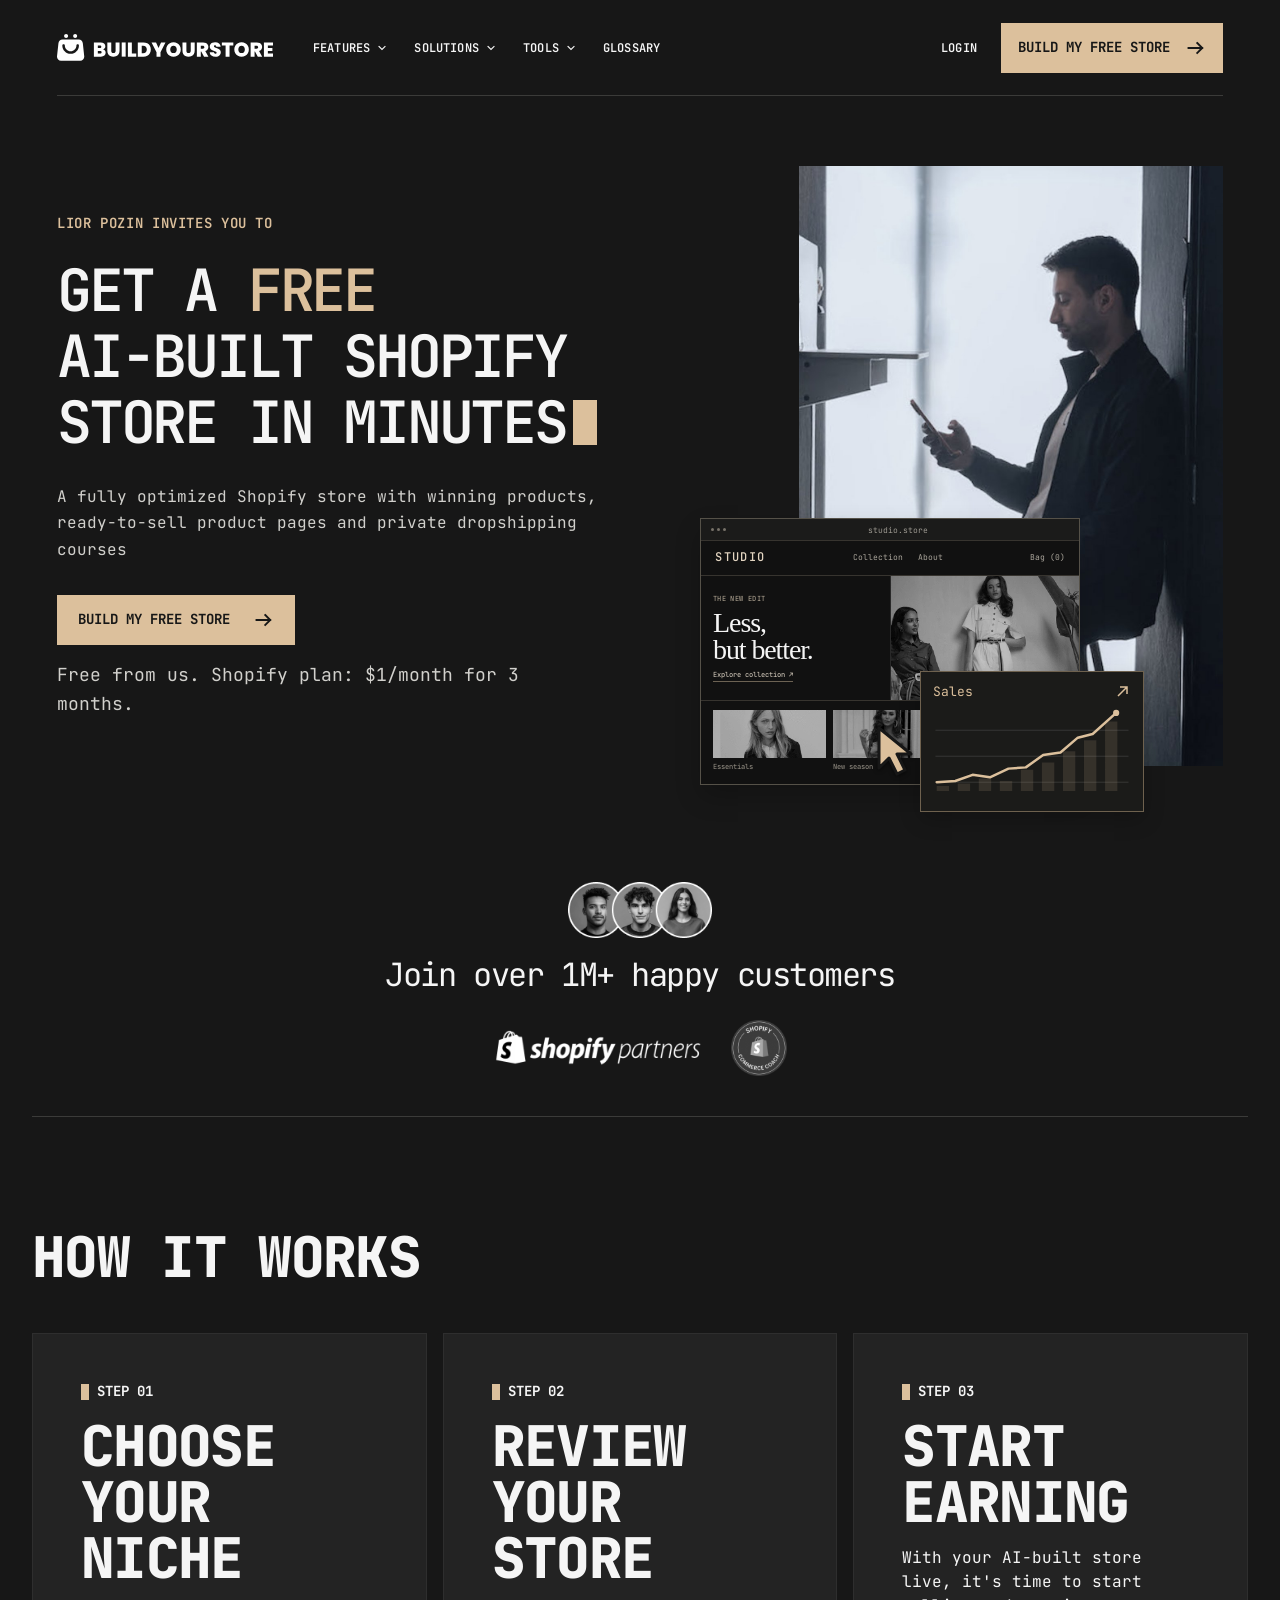
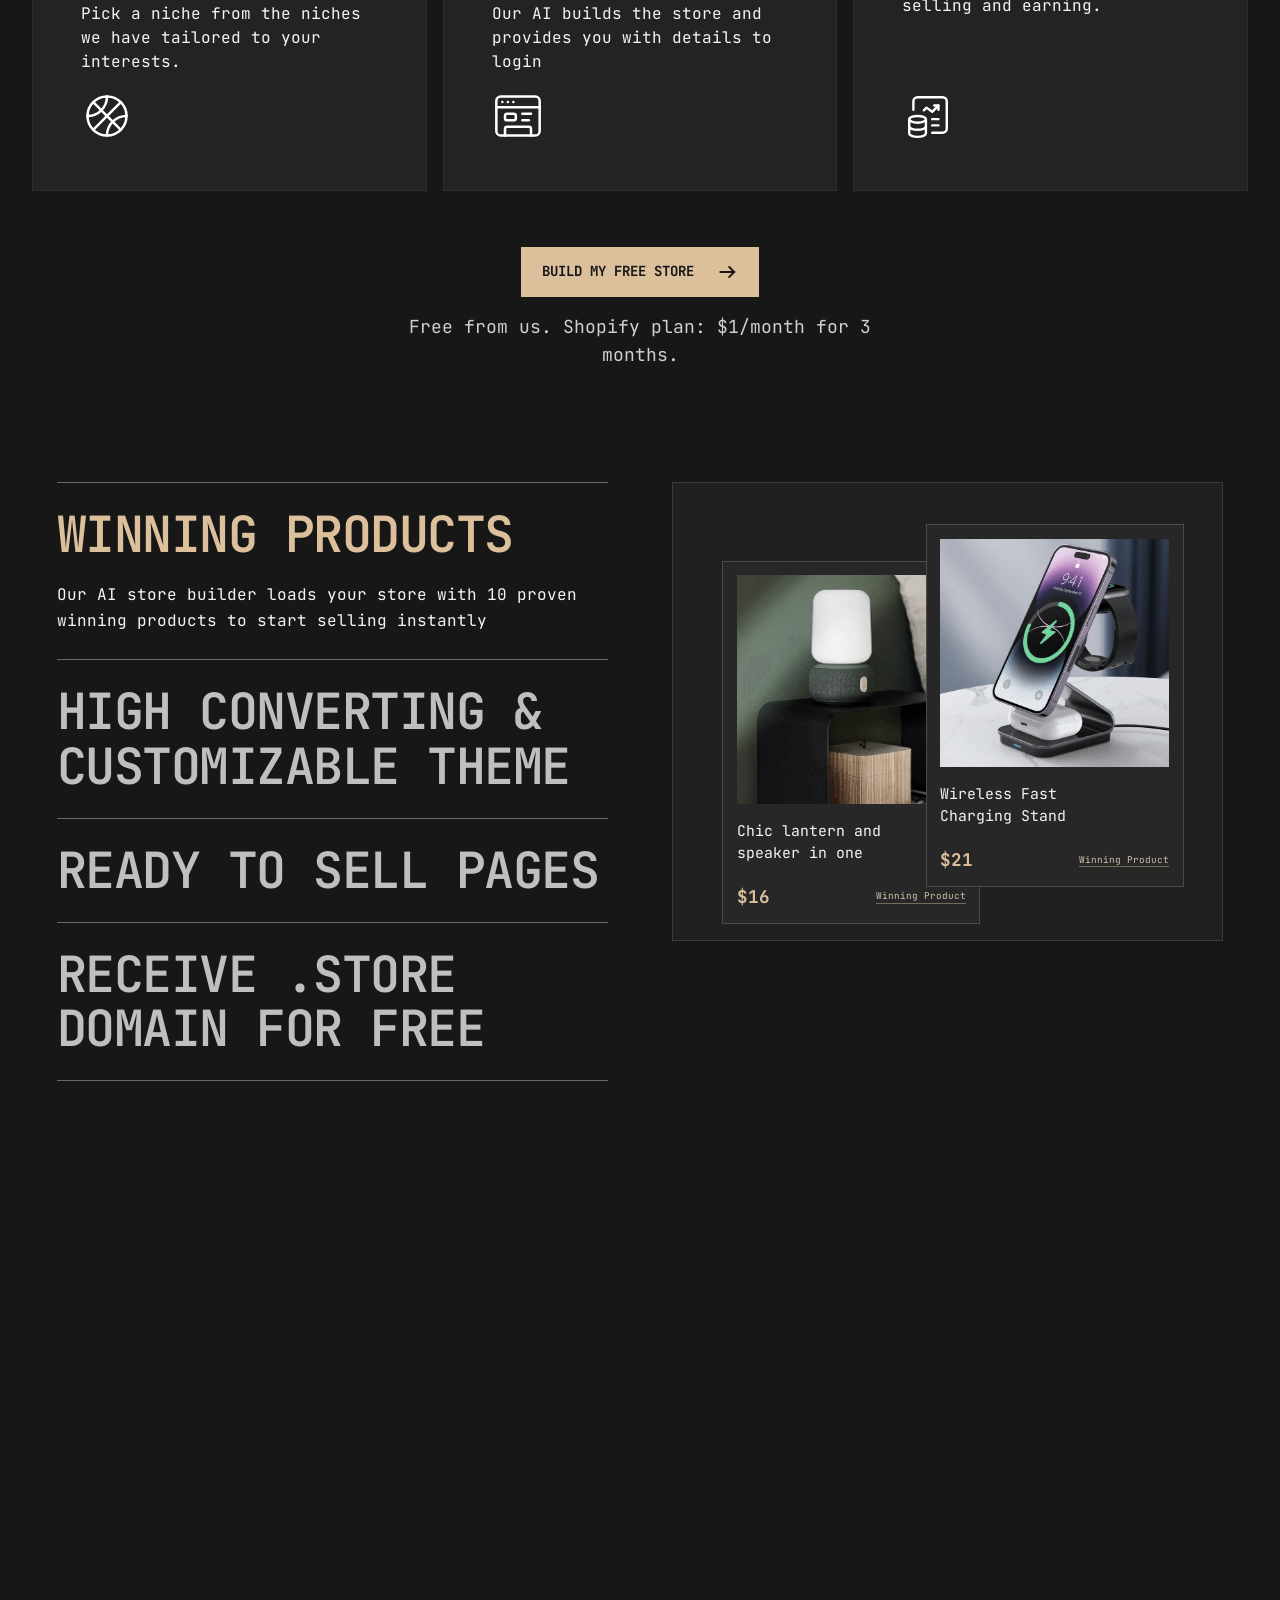
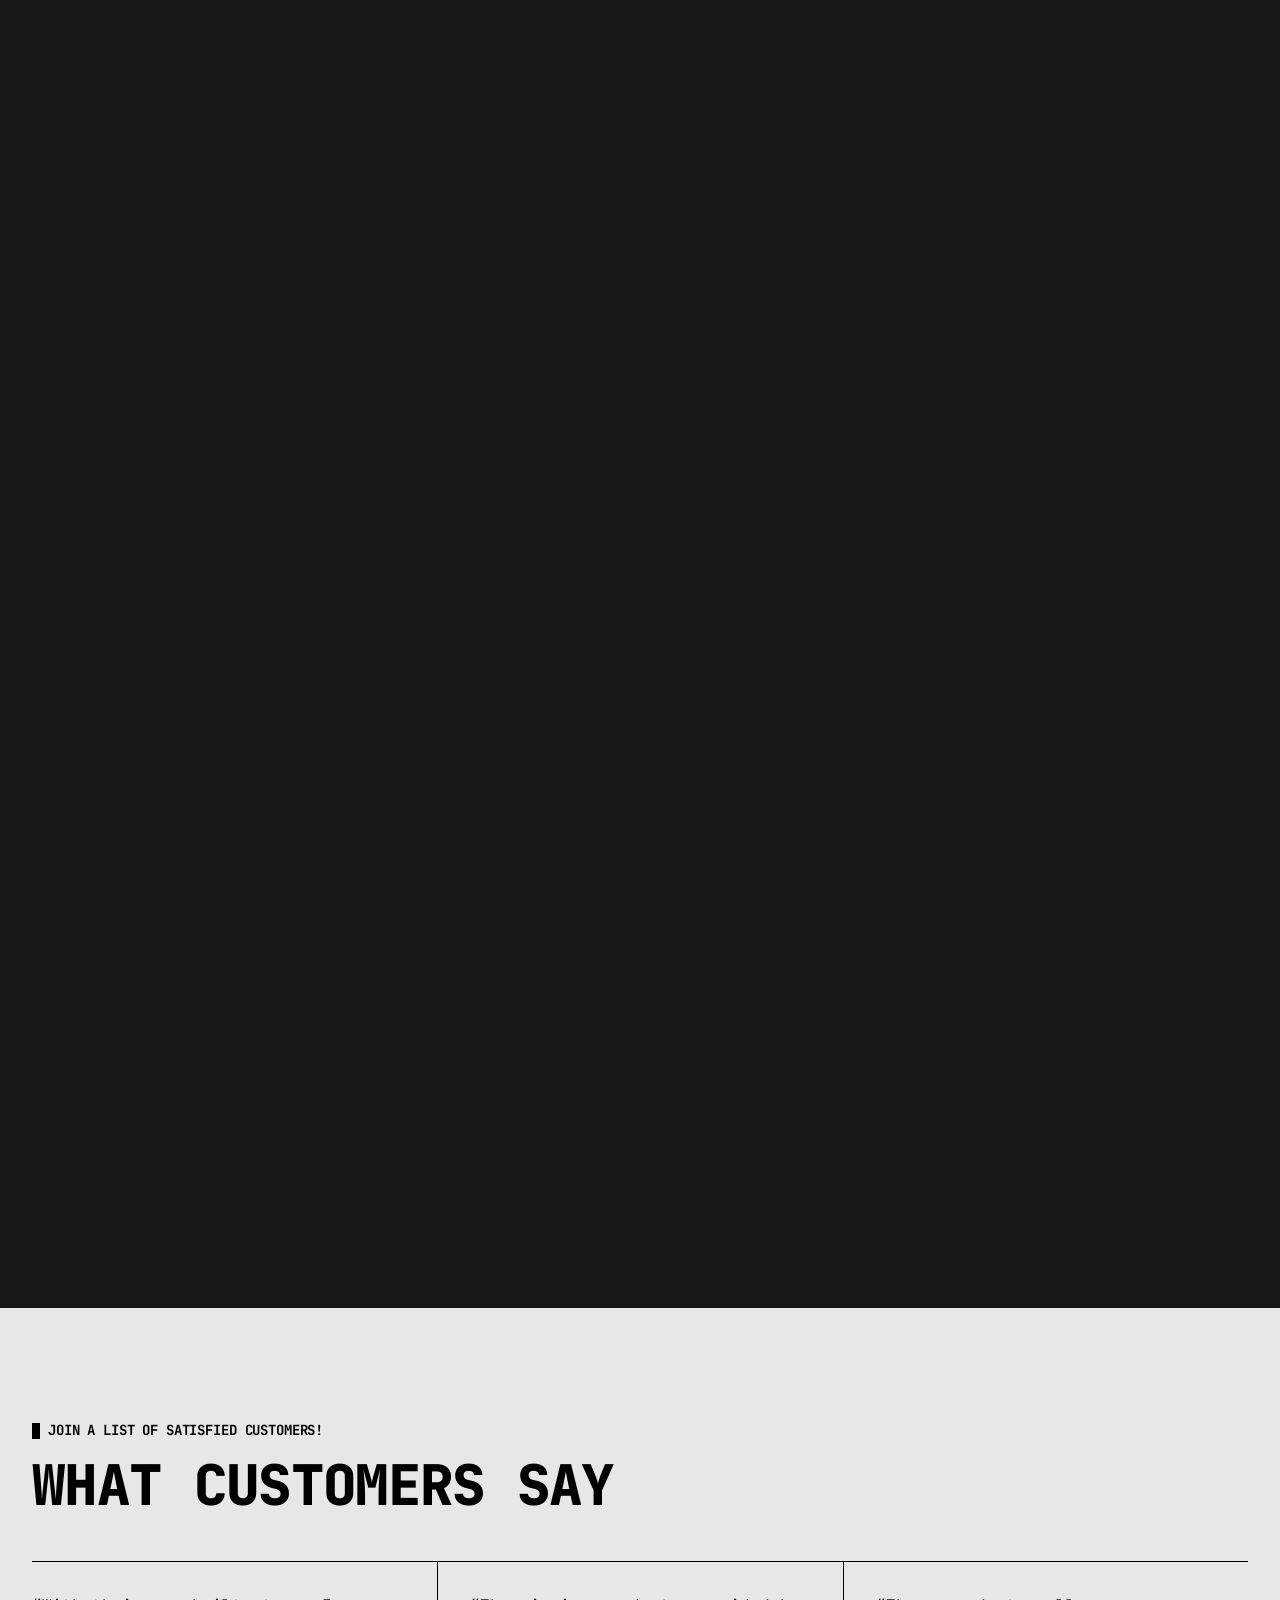
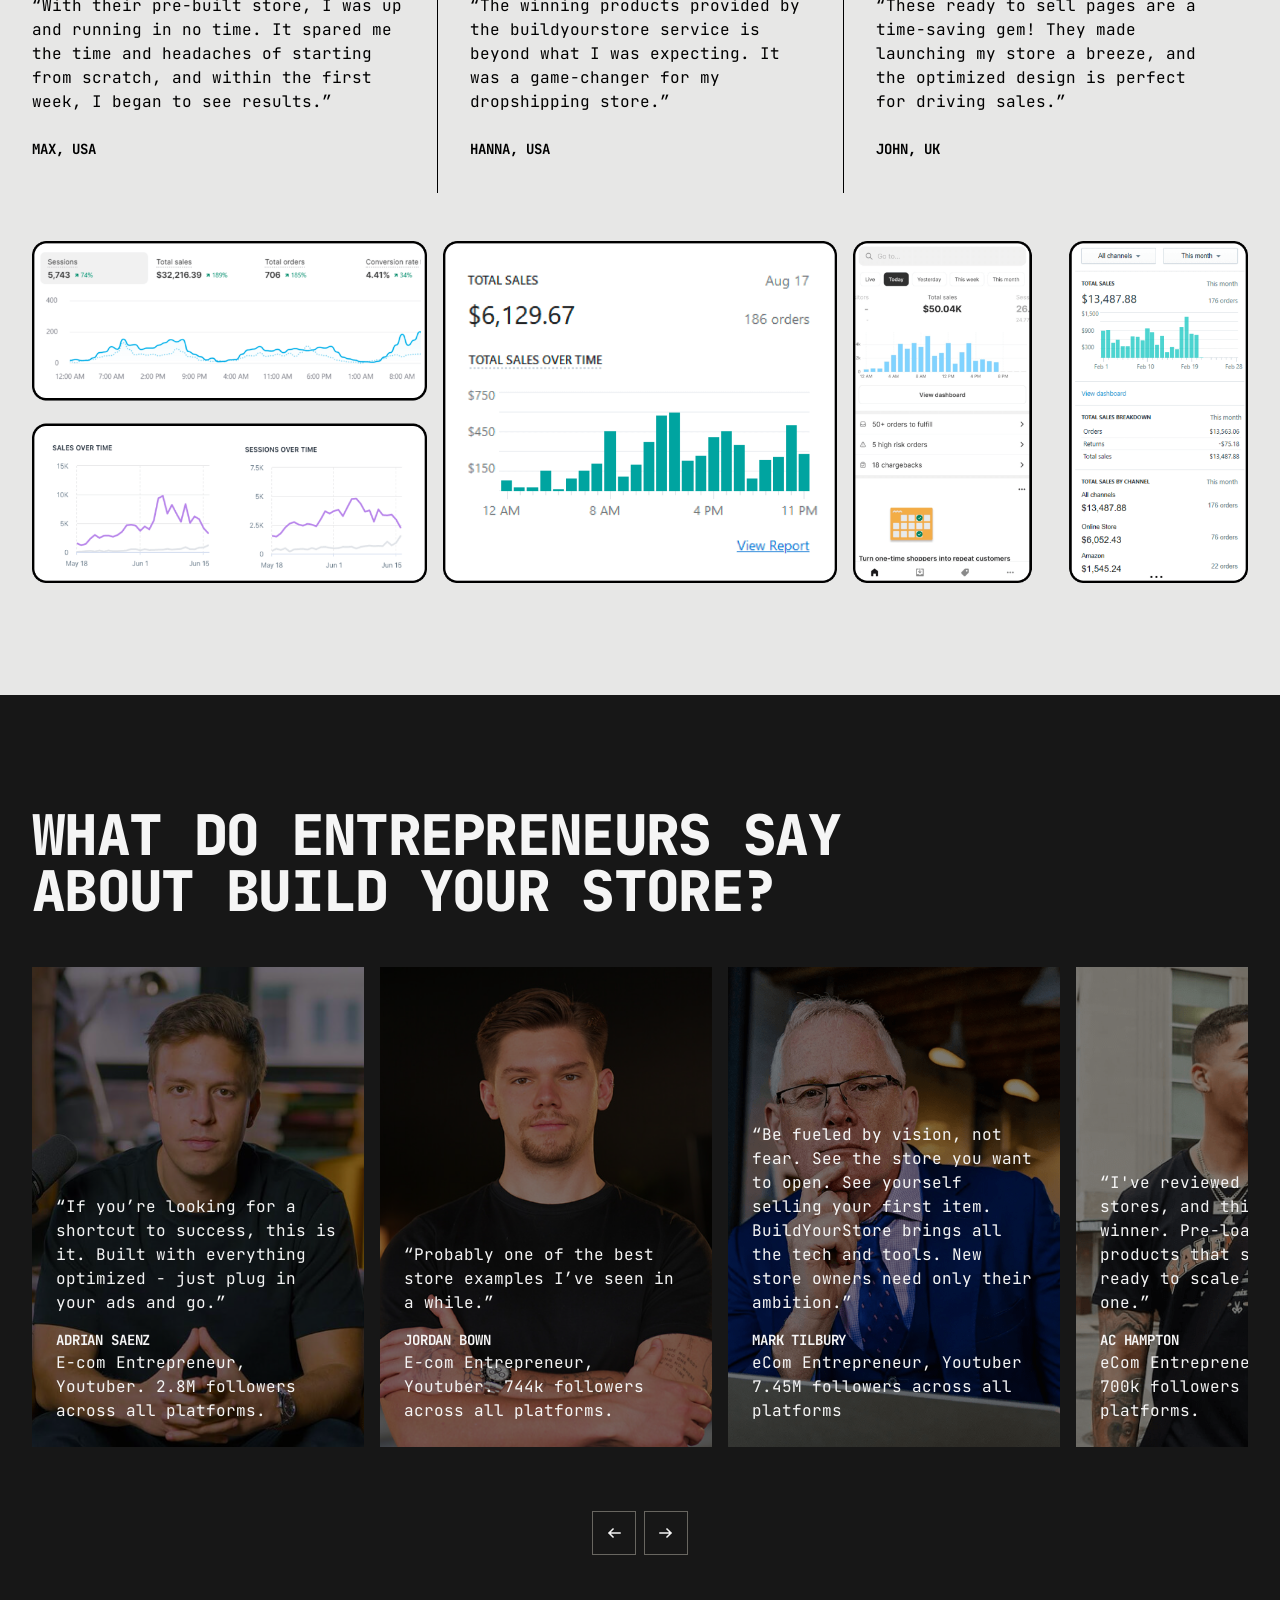
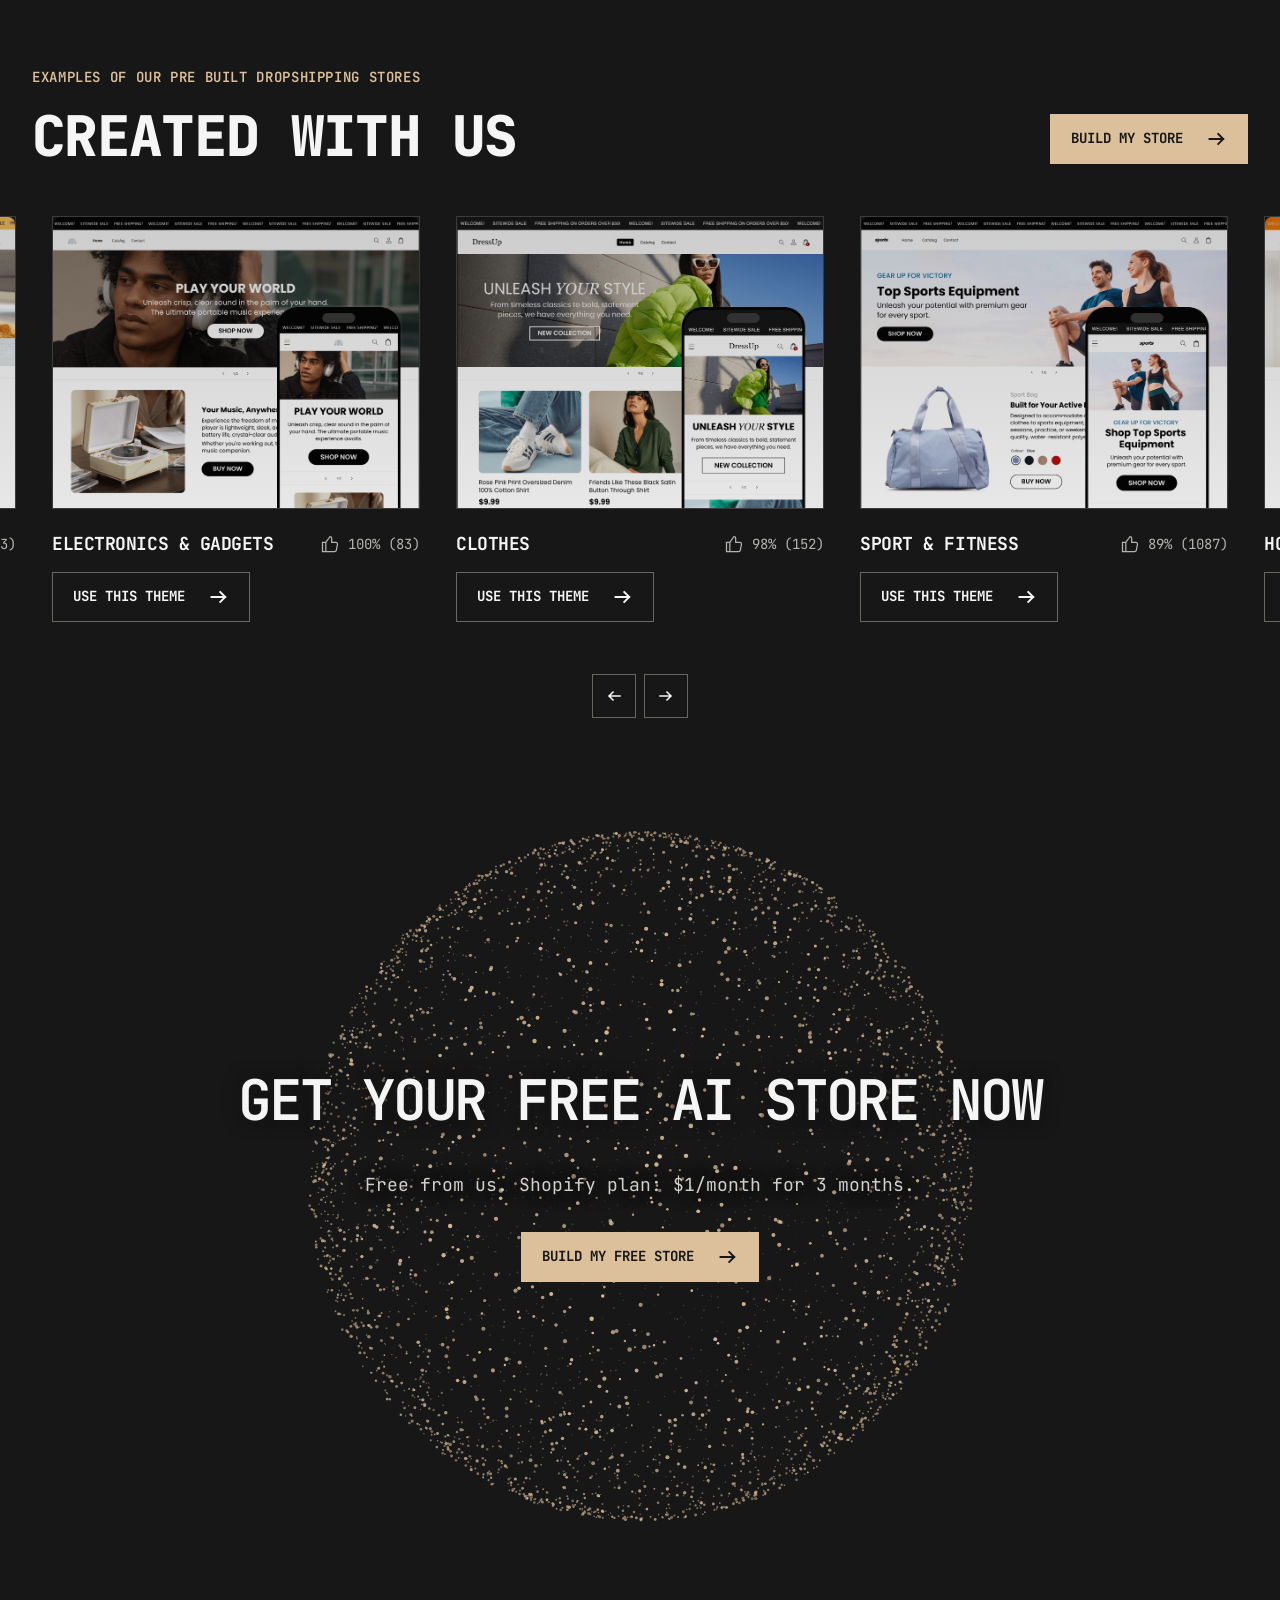
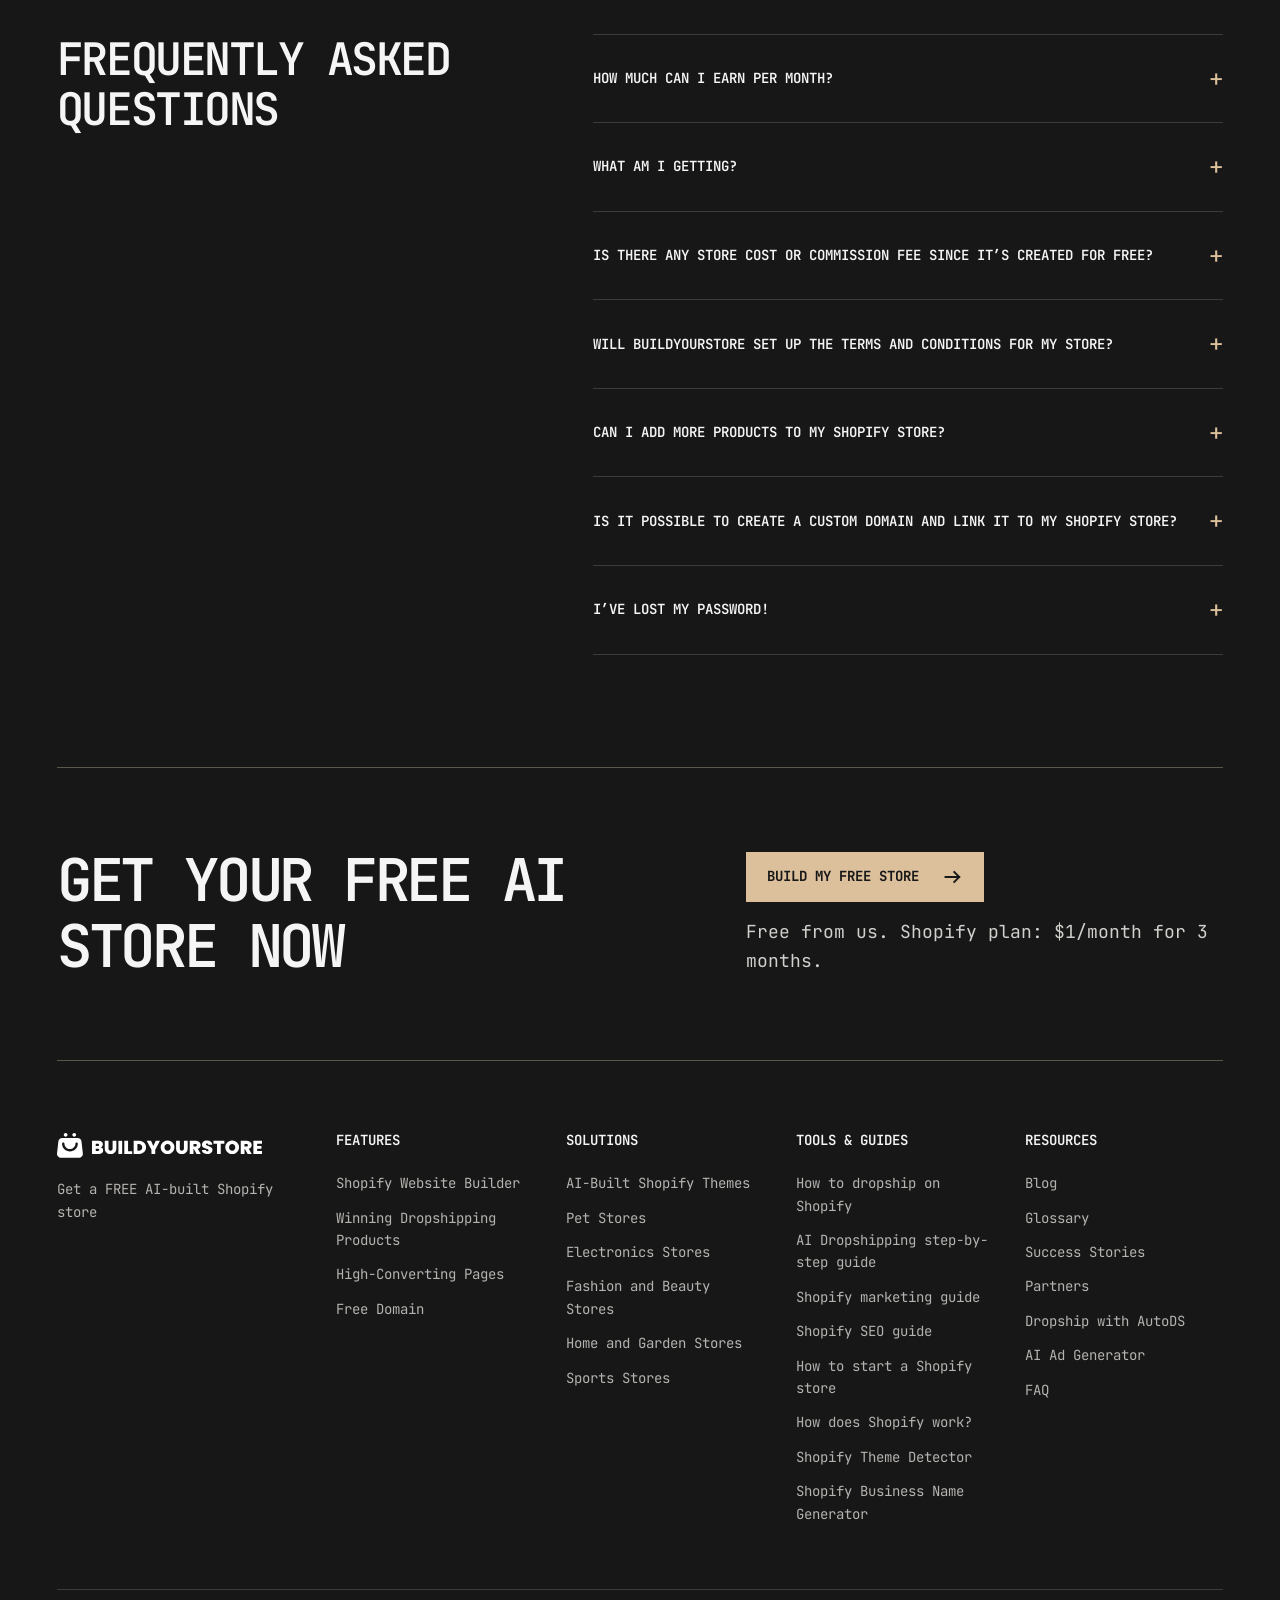
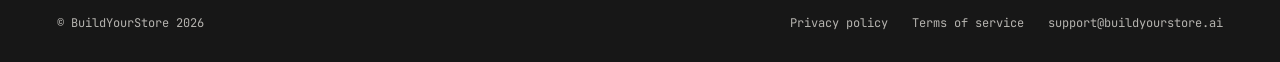
<file: index.html>
<!doctype html>
<html lang="en">
<head>
  <meta charset="utf-8">
  <meta name="viewport" content="width=device-width, initial-scale=1">
  <meta http-equiv="refresh" content="0; url=concepts/concept-a2.html">
  <meta name="robots" content="noindex">
  <title>Build Your Store · Lior</title>
  <script>location.replace('concepts/concept-a2.html' + location.search + location.hash);</script>
</head>
<body><a href="concepts/concept-a2.html">Open the Build Your Store landing page</a></body>
</html>
</file>
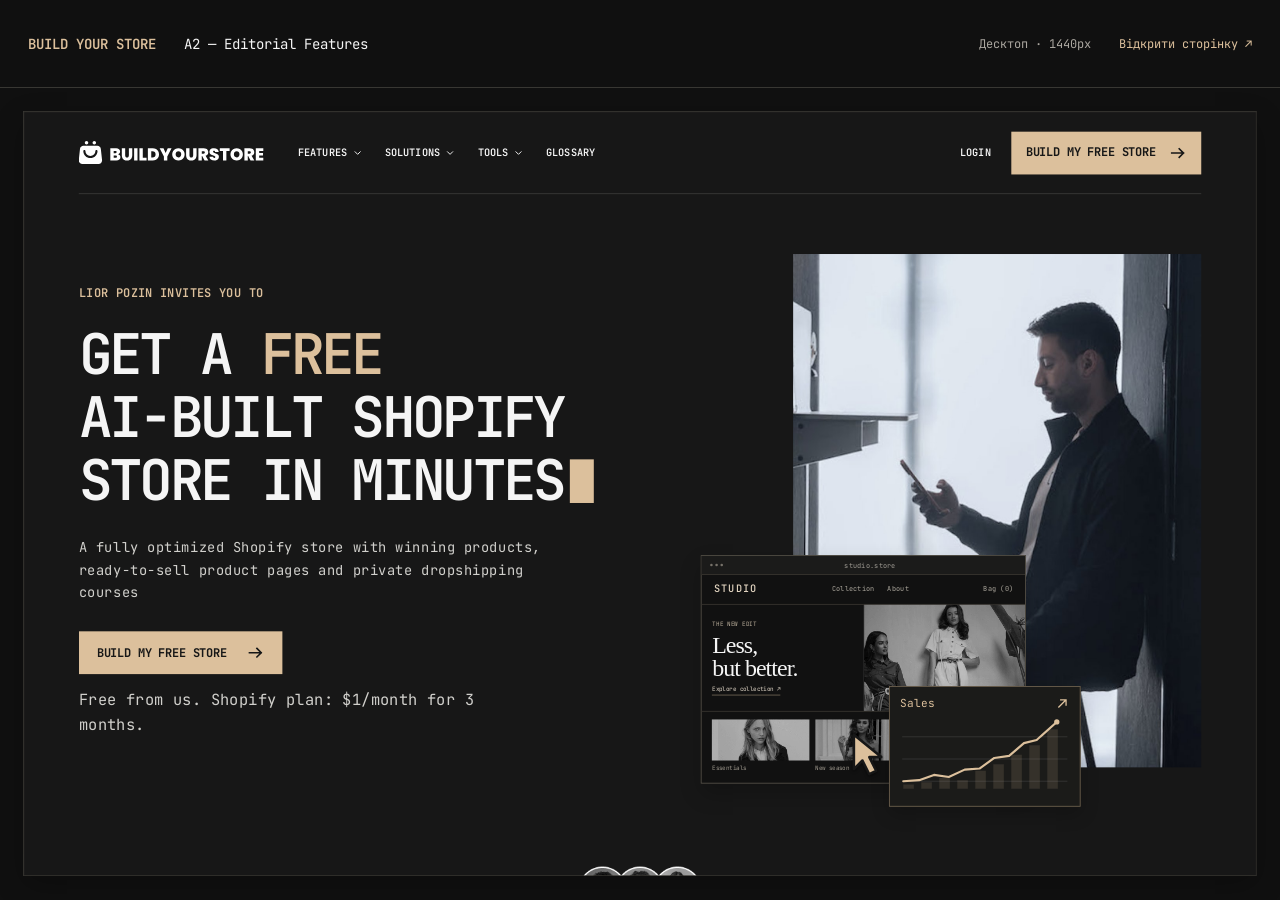
<file: concepts/index.html>
<!doctype html>
<html lang="uk">
<head>
<meta charset="utf-8">
<meta name="viewport" content="width=device-width, initial-scale=1">
<title>BYS · A2 — Editorial Features · Desktop</title>
<link rel="preconnect" href="https://fonts.googleapis.com">
<link href="https://fonts.googleapis.com/css2?family=JetBrains+Mono:wght@400;600;700&display=swap" rel="stylesheet">
<style>
:root { color-scheme: dark; font-family: 'JetBrains Mono', monospace; background: #101010; color: #f5f5f5; }
* { box-sizing: border-box; }
body { margin: 0; }
.review-header { min-height: 88px; padding: 18px 28px; display: flex; align-items: center; gap: 28px; border-bottom: 1px solid #383733; }
.review-brand { font-size: 14px; font-weight: 600; color: #dcc09c; }
.review-title { font-size: 14px; }
.review-scope { margin-left: auto; color: #aaa69f; font-size: 12px; white-space: nowrap; }
.open-page { font-size: 12px; color: #dcc09c; text-decoration: none; white-space: nowrap; }
.open-page:focus-visible { outline: 2px solid #dcc09c; outline-offset: 6px; }
.viewport-area { height: calc(100dvh - 88px); min-height: 400px; padding: 24px; overflow: auto; }
.viewport-anchor { margin-inline: auto; }
.viewport { width: 1440px; height: 900px; transform-origin: top left; outline: 1px solid #383733; background: #171717; box-shadow: 0 12px 32px #0004; }
iframe { display: block; width: 100%; height: 100%; border: 0; }
</style>
</head>
<body>
<header class="review-header">
  <span class="review-brand">BUILD YOUR STORE</span>
  <span class="review-title">A2 — Editorial Features</span>
  <span class="review-scope">Десктоп · 1440px</span>
  <a class="open-page" href="concept-a2.html" target="_blank" rel="noopener">Відкрити сторінку ↗</a>
</header>
<main class="viewport-area" aria-label="Десктопне прев’ю концепту A2">
  <div class="viewport-anchor"><div class="viewport">
    <iframe id="preview" src="concept-a2.html" title="A2 — Editorial Features · Desktop 1440px"></iframe>
  </div></div>
</main>
<script>
// Scale the preview shell; the landing itself always receives a desktop viewport.
const area = document.querySelector('.viewport-area');
const anchor = document.querySelector('.viewport-anchor');
const viewport = document.querySelector('.viewport');
function fitDesktop() {
  const scale = Math.min(1, Math.max(1, area.clientWidth - 48) / 1440);
  const height = Math.max(600, Math.floor((area.clientHeight - 48) / scale));
  viewport.style.height = `${height}px`;
  viewport.style.transform = `scale(${scale})`;
  anchor.style.width = `${1440 * scale}px`;
  anchor.style.height = `${height * scale}px`;
}
new ResizeObserver(fitDesktop).observe(area);
fitDesktop();
if (location.search) history.replaceState(null, '', location.pathname);
</script>
</body>
</html>
</file>
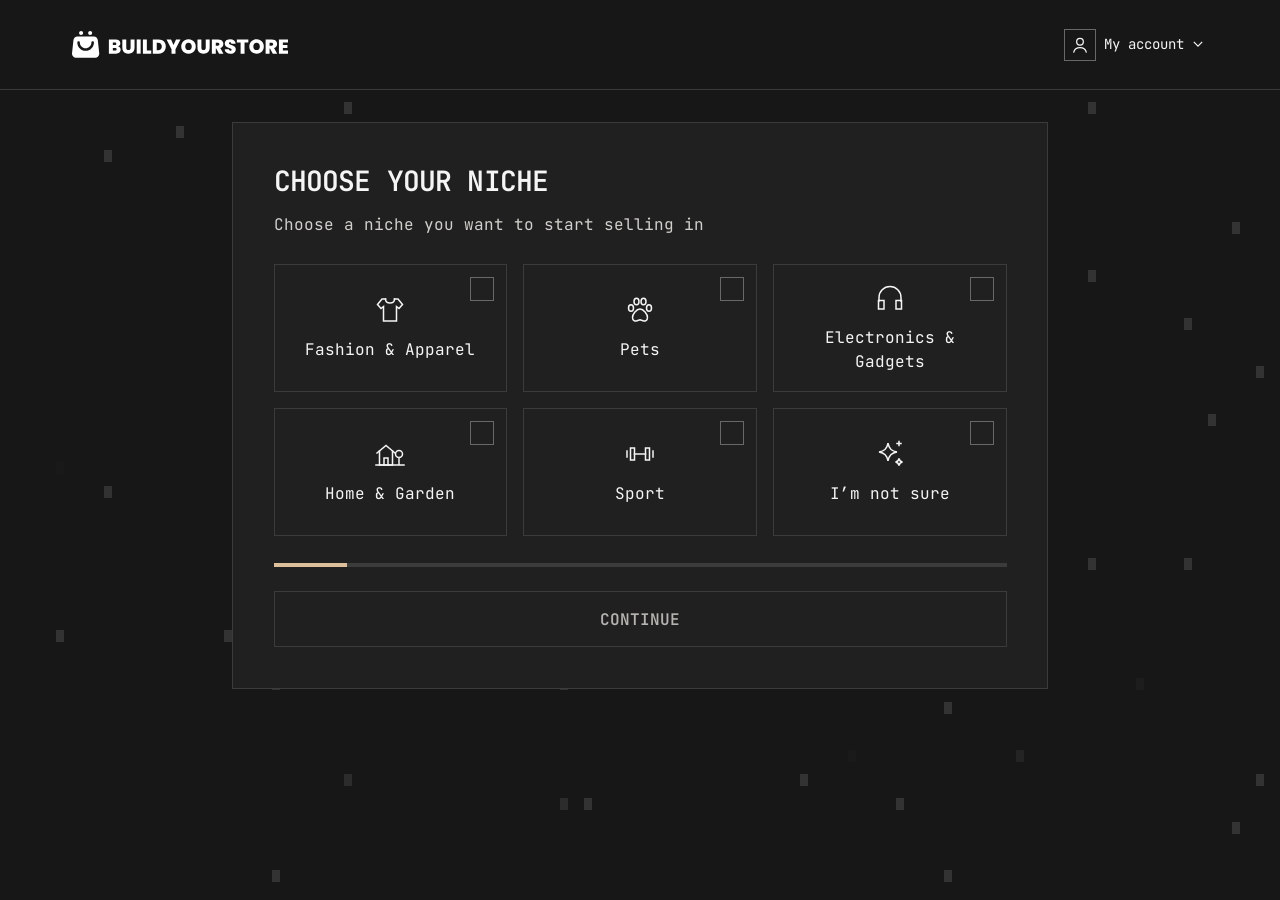
<file: funnel/index.html>
<!doctype html>
<html lang="en">
<head>
<meta charset="utf-8">
<meta name="viewport" content="width=device-width, initial-scale=1, viewport-fit=cover">
<meta name="color-scheme" content="dark">
<title>BYS funnel · Lior style</title>
<link rel="preconnect" href="https://fonts.googleapis.com"><link rel="preconnect" href="https://fonts.gstatic.com" crossorigin>
<link href="https://fonts.googleapis.com/css2?family=JetBrains+Mono:wght@400;600;700&display=swap" rel="stylesheet">
<link rel="stylesheet" href="funnel.css?v=20261124o">
</head>
<body>
<script src="icons.js?v=4" charset="utf-8"></script>
<!-- BYS funnel in the Lior style. Steps and copy = the Instant-Form funnel (../../instant-form-funnel), plus Niche and
     Banners in front (Figma Funnel vNRDM0AN3UrhTXfqh0W88H, pages "🎨 Niche" / "🖼 Banner"). Progress values are placeholders.
     Shortcuts: ?step=niche | banners | claim | activation | returned | unpaid | unverified | storetype | payment | unique |
     premium | loader | autods | autods-done | live | live-done | domain | domain-account | domain-existing | domain-connect |
     domain-done | ugc | course | end -->

<!-- 1 · Niche (5594:126263) -->
<main class="f-screen" data-step="niche" data-progress="10">
  <div class="f-main">
    <h1 class="t-title">Choose Your Niche</h1>
    <p class="t-body f-sub">Choose a niche you want to start selling in</p>
    <div class="f-niches" role="radiogroup" aria-label="Niche" id="niches"></div>
  </div>
  <div class="f-bar"><button class="f-btn f-btn--primary" id="niche-go" disabled>Continue</button></div>
</main>

<!-- 2 · Banners (5594:126592; subtitle from 5594:126533 — the [XS] frame repeats the niche subtitle) -->
<main class="f-screen" data-step="banners" data-progress="20" hidden>
  <div class="f-main">
    <h1 class="t-title">Choose Banners for Your Homepage</h1>
    <p class="t-body f-sub">We've designed 6 banner options for your homepage. Please select two, and we'll add them to your store's homepage</p>
    <div class="f-banners" id="banners"></div>
  </div>
  <div class="f-bar"><button class="f-btn f-btn--primary" id="banners-go" disabled>Continue</button></div>
</main>

<!-- Claim store (5609:139997) — OUT OF THE FLOW for now (Olena 2026-11-20: not sure the step exists); kept, ?step=claim -->
<main class="f-screen" data-step="claim" data-progress="30" hidden>
  <div class="f-main">
    <h1 class="t-title">Your store is ready. One click to own it!</h1>
    <p class="t-body f-sub">We've built your store — now just click "Claim store" on the next screen and it's yours. We'll bring you straight back to launch.</p>
    <img class="f-media" src="assets/claim-animation.png" alt="Shopify screen with the Claim Store button">
    <div>
      <p class="t-eyebrow muted">What happens next:</p>
      <ol class="f-steps t-body" style="margin-top:16px">
        <li><span>You’re taken to Shopify</span></li>
        <li><span>Click “Claim Store” - one button</span></li>
        <li><span>We bring you back here</span></li>
      </ol>
    </div>
  </div>
  <div class="f-bar">
    <button class="f-btn f-btn--primary" id="claim">Claim My Store <svg class="ic"><use href="#external"/></svg></button>
    <p class="f-bar-note t-small">takes less than 10 seconds</p>
  </div>
</main>

<!-- 4 · Activate Shopify plan = "Grab Discount" (5609:140756) -->
<main class="f-screen" data-step="activation" data-progress="40" hidden>
  <div class="f-main">
    <h1 class="t-title">Almost there — activate your Shopify plan to launch.</h1>
    <p class="t-body f-sub">We've secured you a discount — $1 for 3 months. Confirm your plan on Shopify, then come back to this tab to continue.</p>
    <button class="f-video f-video--center" aria-label="Play the video"><img src="assets/activate-animation.png" alt=""><span class="f-video-play"><svg class="ic"><use href="#play"/></svg></span></button>
  </div>
  <div class="f-bar">
    <button class="f-btn f-btn--primary" id="activate">Activate My Store <svg class="ic"><use href="#external"/></svg></button>
    <button class="f-btn f-btn--secondary" id="done" disabled>I’m Done - Continue</button>
  </div>
  <!-- Plan not activated (5609:141876) -->
  <div class="f-backdrop" id="unpaid" hidden>
    <section class="f-sheet" role="dialog" aria-modal="true" aria-labelledby="unpaid-title">
      <button class="f-sheet-close" data-close aria-label="Close"><svg class="ic"><use href="#x"/></svg></button>
      <svg class="f-sheet-icon is-warning" aria-hidden="true"><use href="#warning"/></svg>
      <h2 class="t-title" id="unpaid-title">Almost there!<br>Your Shopify plan still needs to be activated</h2>
      <p class="t-body" style="margin-top:12px">You are one step away from your store. It looks like your plan wasn’t confirmed. Complete it now - it’s only <strong>$1 for 3 months.</strong></p>
      <div class="f-sheet-actions">
        <button class="f-btn f-btn--primary" id="pay">Complete My Payment <svg class="ic"><use href="#external"/></svg></button>
        <button class="f-btn f-btn--secondary" id="verify">I already paid — verify now</button>
      </div>
    </section>
  </div>
  <!-- Couldn't verify (5639:162654) -->
  <div class="f-backdrop" id="unverified" hidden>
    <section class="f-sheet" role="dialog" aria-modal="true" aria-labelledby="unverified-title">
      <button class="f-sheet-close" data-close aria-label="Close"><svg class="ic"><use href="#x"/></svg></button>
      <svg class="f-sheet-icon is-error" aria-hidden="true"><use href="#alert"/></svg>
      <h2 class="t-title" id="unverified-title">Oops! It looks like we couldn't verify your payment.</h2>
      <p class="t-body" style="margin-top:12px">Let’s make sure you’ve completed the payment process on Shopify.</p>
      <ol class="f-steps t-body" style="margin-top:24px">
        <li><span><button class="f-inline-link" data-open-plan>Access Shopify Plans</button></span></li>
        <li><span>Confirm the <strong>"BASIC"</strong> Monthly Plan</span></li>
        <li><span>Enter your business address.</span></li>
        <li><span>Choose Credit Card as your Payment Method.</span></li>
        <li><span>Enter your credit card details.</span></li>
        <li><span>Click on the <strong>"Subscribe"</strong> button on the right side of the screen.</span></li>
      </ol>
      <p class="f-note t-body" style="margin-top:24px"><svg class="ic"><use href="#info"/></svg><span>✏️ Just a quick note<br>We can’t finish your store customization without a chosen plan. <button class="f-inline-link" data-open-plan>Open the Shopify store plan</button></span></p>
      <div class="f-sheet-actions">
        <button class="f-btn f-btn--primary" id="verify2">Verify Payment <svg class="ic"><use href="#arrow-right"/></svg></button>
      </div>
    </section>
  </div>
</main>

<!-- 5 · Pick your store type (Heu97 314:19112) -->
<main class="f-screen" data-step="storetype" data-progress="50" hidden>
  <div class="f-main">
    <h1 class="t-title">Pick your store type</h1>
    <div class="f-options" role="radiogroup" aria-label="Store type">
      <label class="f-option"><input type="radio" name="storetype" value="free">
        <span class="f-option-head"><span class="f-radio"></span><span class="t-label">Free beginner store</span></span>
        <ul class="f-feats t-small">
          <li><svg class="ic yes"><use href="#check"/></svg>Free Shopify theme</li>
          <li><svg class="ic yes"><use href="#check"/></svg>2 predesigned banners (not customized)</li>
          <li><svg class="ic yes"><use href="#check"/></svg>10 pre-loaded products</li>
          <li class="muted"><svg class="ic no"><use href="#x"/></svg>No handpicked products</li>
          <li class="muted"><svg class="ic no"><use href="#x"/></svg>No psychology-driven copy</li>
          <li class="muted"><svg class="ic no"><use href="#x"/></svg>No optimised product funnel</li>
        </ul>
      </label>
      <label class="f-option"><input type="radio" name="storetype" value="pro" checked><span class="f-tag t-button">One Time Offer</span>
        <span class="f-option-head"><span class="f-radio"></span><span class="t-label">Professional one product store</span></span>
        <ul class="f-feats t-small">
          <li><svg class="ic yes"><use href="#check"/></svg>Expert-designed store, ready to launch</li>
          <li><svg class="ic yes"><use href="#check"/></svg>Handpicked products for your niche</li>
          <li><svg class="ic yes"><use href="#check"/></svg>Conversion-focused store copy</li>
          <li><svg class="ic yes"><use href="#check"/></svg>Fast US shipping, no delays</li>
        </ul>
        <span class="f-price"><s class="t-body">$197</s><span class="t-label">$97 One-time payment</span></span>
      </label>
    </div>
  </div>
  <div class="f-bar"><button class="f-btn f-btn--primary" id="type-go"><span id="type-label">Continue like the Pro</span> <svg class="ic"><use href="#arrow-right"/></svg></button></div>

  <!-- Payment Details (5636:154652), full screen -->
  <div class="f-backdrop" id="payment" hidden>
    <section class="f-sheet f-sheet--full" role="dialog" aria-modal="true" aria-labelledby="payment-title">
      <button class="f-sheet-close" data-close aria-label="Close"><svg class="ic"><use href="#x"/></svg></button>
      <h2 class="t-title" id="payment-title">Payment Details</h2>
      <div class="f-summary">
        <img src="assets/pro-store.png" alt="">
        <p class="f-summary-row t-label"><span>Professional One Product Store</span><span class="muted">97$</span></p>
        <p class="f-summary-text t-small muted">Your store built around a single, high-converting product. Designed for speed, simplicity, and maximum focus.</p>
      </div>
      <form onsubmit="return false">
        <label class="f-field"><span class="f-field-label t-small">Card number</span><span class="f-field-row"><input inputmode="numeric" autocomplete="off" placeholder="xxxx xxxx xxxx xxxx"></span></label>
        <div class="f-field-pair" style="margin-top:24px">
          <label class="f-field"><span class="f-field-label t-small">Expiration date</span><span class="f-field-row"><input inputmode="numeric" autocomplete="off" placeholder="dd/mm/yy"></span></label>
          <label class="f-field"><span class="f-field-label t-small">Security code</span><span class="f-field-row"><input inputmode="numeric" autocomplete="off" placeholder="CVC"></span></label>
        </div>
        <label class="f-field" style="margin-top:24px"><span class="f-field-label t-small">Country</span><span class="f-field-row"><select required><option value="" selected disabled>Select country</option><option>United States</option><option>United Kingdom</option><option>Canada</option><option>Australia</option></select><svg class="ic ic--20 muted"><use href="#chevron-down"/></svg></span></label>
      </form>
      <div class="f-sheet-actions">
        <button class="f-btn f-btn--primary" id="buy">Buy NOW</button>
        <p class="f-secure t-small"><svg class="ic"><use href="#lock"/></svg>100% Secure &amp; Safe payment</p>
      </div>
    </section>
  </div>
</main>

<!-- 6a · Make Your Store Unique — free (5609:142554) -->
<main class="f-screen" data-step="unique" data-progress="60" hidden>
  <div class="f-main">
    <h1 class="t-title">Make Your Store Unique</h1>
    <p class="t-body f-sub">Just hit the <strong>"Create My Custom Store"</strong> button and in under a minute, our AI will do all the customization work for your store, saving you weeks of design and programming time.</p>
  </div>
  <div class="f-bar"><button class="f-btn f-btn--primary" data-customize>Customize My Store</button></div>
</main>

<!-- 6b · Pro, after payment = "Choose Speed" (7003:163038) -->
<main class="f-screen" data-step="premium" data-progress="60" hidden>
  <div class="f-main">
    <h1 class="t-title">You're All Set – Your Premium Store Is On the Way</h1>
    <p class="t-body f-sub">You’ve unlocked a high-converting store with a winning product and expert copy. We’re applying your upgrades now — <strong>click below to launch in seconds.</strong></p>
    <div class="f-art" role="img" aria-label="Your one-product store while the upgrades are applied">
      <div class="f-art-window">
        <div class="f-art-bar"><i></i><i></i><i></i><span></span></div>
        <div class="f-art-body"><img src="assets/charging-stand.webp" alt="">
          <div class="f-art-info"><i class="w1"></i><i class="w2"></i><i class="price"></i><hr><i class="w3"></i><i class="w4"></i><i class="buy"></i></div>
        </div>
      </div>
      <div class="f-art-card"><div><b><svg class="ic"><use href="#check"/></svg></b><i></i></div><div><b><svg class="ic"><use href="#check"/></svg></b><i></i></div><div><b class="is-busy"></b><i></i></div></div>
    </div>
  </div>
  <div class="f-bar"><button class="f-btn f-btn--primary" data-customize>Create My Custom Store</button></div>
</main>

<!-- Loader (Heu97 314:19395): pop-up over the blurred screen, cannot be dismissed -->
<div class="f-popup-backdrop" id="loader" hidden>
  <section class="f-popup" role="dialog" aria-modal="true" aria-labelledby="loader-title" aria-busy="true">
    <div class="f-loader" aria-hidden="true"><i></i><i></i><i></i><i></i><i></i><i></i><i></i><i></i><i></i></div>
    <h2 class="t-title" id="loader-title">Customizing your store...</h2>
  </section>
</div>

<!-- 7 · Add Top-Selling Products = AutoDS (5609:143558). Soft gate. -->
<main class="f-screen" data-step="autods" data-progress="70" hidden>
  <div class="f-main">
    <h1 class="t-title">Add Top-Selling Products</h1>
    <ol class="f-howto t-body">
      <li><span>Click <strong>"Register to AutoDS"</strong> below.</span></li>
      <li><span>Enter your name, set your password, and click <strong>“Join”</strong>.</span><img src="assets/autods-step2.png?v=2" alt="AutoDS sign-up screen"></li>
      <li><span>Choose <strong>“Shopify”</strong>.</span><img src="assets/autods-step3.png?v=2" alt="AutoDS: select your selling channel"></li>
      <li><span>Choose plan.</span><img src="assets/autods-step4.png?v=2" alt="AutoDS plans"></li>
      <li><span>Choose payment method.</span><img src="assets/autods-step5.png?v=2" alt="AutoDS payment method"></li>
      <li><span>Connect your new store and add top-selling products from the AutoDS marketplace!</span></li>
      <li><span>Click the <strong>“Done”</strong> button to move forward.</span></li>
    </ol>
  </div>
  <div class="f-bar">
    <button class="f-btn f-btn--primary" id="autods-go">Register to AutoDS <svg class="ic"><use href="#external"/></svg></button>
    <button class="f-btn f-btn--secondary" id="autods-done" disabled>Complete instructions to continue</button>
  </div>
</main>

<!-- 8 · Your Shopify Store Is Live (5615:144276). Soft gate: Done unlocks after Access my Store. -->
<main class="f-screen" data-step="live" data-progress="80" hidden>
  <div class="f-main">
    <h1 class="t-title">🏆 Your Shopify Store Is Live!</h1>
    <ol class="f-steps t-body">
      <li><span>All set! Access your store using the button below.</span></li>
      <li><span>Return to this tab and get access to the free Shopify Dropshipping Course 2025 and learn how to grow your business!</span></li>
    </ol>
    <p class="f-note t-body"><svg class="ic"><use href="#info"/></svg><span><strong>Want to remove the password from your store so everyone can see it?</strong><br>Go to Shopify Admin &gt; <button class="f-inline-link" id="live-password">Online Store</button> &gt; click 🔒 <strong>Private</strong> (top-right) &gt; <strong>Public</strong></span></p>
  </div>
  <div class="f-bar">
    <!-- Soft gate, as the current funnel (Olena 2026-11-23): "Access my Store" first, then "Done" unlocks -->
    <button class="f-btn f-btn--primary" id="live-go">Access my store <svg class="ic"><use href="#external"/></svg></button>
    <button class="f-btn f-btn--secondary" id="live-done" disabled>Complete the instructions to continue</button>
  </div>
</main>

<!-- 9 · Secure your free domain (7003:163639 → 7004:164535 → 7004:164993 / 165652 → 7004:166315 → 7004:167068) -->
<main class="f-screen" data-step="domain" data-state="offer" data-progress="90" hidden>
  <div class="f-main">
    <h1 class="t-title">Secure your free domain</h1>
    <p class="t-body f-sub">Kickstart your brand's online presence with a distinctive .store domain!</p>
    <ul class="f-perks t-small">
      <li><span class="f-perk-ic"><svg class="ic"><use href="#chart-up"/></svg></span><span><strong class="t-label">Get a name that clicks</strong><span class="muted">Sell more with 87% more traffic</span></span></li>
      <li><span class="f-perk-ic"><svg class="ic"><use href="#percent"/></svg></span><span><strong class="t-label">Raise your game, lower your costs</strong><span class="muted">Save more with a 12% lower CPA</span></span></li>
      <li><span class="f-perk-ic"><svg class="ic"><use href="#search"/></svg></span><span><strong class="t-label">Swap scrolls for sales</strong><span class="muted">Stand out with 2x search visibility</span></span></li>
    </ul>
    <ul class="f-terms t-body">
      <li>🤑&nbsp; FREE for one year, then $5.50/year</li>
      <li>🔥&nbsp; No auto charging</li>
      <li>💸&nbsp; No credit card is needed</li>
    </ul>
    <div class="f-block">
      <p class="t-eyebrow muted">Enter your desired domain name:</p>
      <label class="f-field f-domain-input"><span class="f-field-row"><input id="domain-name" placeholder="Ex: yourname.store" autocomplete="off" aria-label="Domain name"></span></label>
      <p class="f-picked t-body"><span id="domain-value">somedomainname.store</span><button class="f-btn f-btn--link" id="domain-copy">Copy</button></p>
    </div>
    <div class="f-block f-after-offer" id="domain-account">
      <p class="t-eyebrow muted">Create your Store account:</p>
      <label class="f-field"><span class="f-field-label t-small">Full Name</span><span class="f-field-row"><input id="acc-name" placeholder="Enter name" autocomplete="off"></span></label>
      <label class="f-field"><span class="f-field-label t-small">Email</span><span class="f-field-row"><input id="acc-email" type="email" placeholder="Enter email" autocomplete="off"></span></label>
      <p class="f-note f-note--warning t-small" id="acc-exists" hidden><svg class="ic"><use href="#warning"/></svg><span>We noticed that you already have an account with this email. We will link this new domain to this existing account</span></p>
      <label class="f-field"><span class="f-field-label t-small">Password</span><span class="f-field-row"><input id="acc-pass" type="password" placeholder="Enter a password" autocomplete="new-password"></span></label>
    </div>
    <div class="f-block f-after-account" id="domain-connect-block">
      <p class="t-eyebrow muted">Connect Your Domain:</p>
      <ol class="f-howto t-body">
        <li><span>Click <strong>"Connect Now"</strong> button below and select “Connect existing domain” on Shopify screen:</span><img src="assets/domain-step1.png" alt="Shopify: Domains, Connect existing domain"></li>
        <li><span>Enter your domain in the provided field and click <strong>“Next”</strong> as shown below:</span><img src="assets/domain-step2.png" alt="Shopify: enter your domain"></li>
        <li><span>Click <strong>“Verify connection”</strong> button:</span><img src="assets/domain-step3.png" alt="Shopify: Verify connection"></li>
      </ol>
      <p class="f-note f-note--warning t-small"><svg class="ic"><use href="#warning"/></svg><span>The domain is auto-connected post this. The propagation time is up to 24 hours and happens within that time duration.</span></p>
    </div>
  </div>
  <div class="f-bar">
    <button class="f-btn f-btn--primary" id="domain-save" disabled>Save</button>
    <button class="f-btn f-btn--primary" id="domain-create" disabled hidden>Create Account</button>
    <button class="f-btn f-btn--primary" id="domain-connect" hidden>Connect Now <svg class="ic"><use href="#external"/></svg></button>
    <button class="f-btn f-btn--link" id="domain-later" hidden>I’ll do it later</button>
  </div>
  <div class="f-popup-backdrop" id="domain-done" hidden>
    <section class="f-popup" role="dialog" aria-modal="true" aria-labelledby="domain-done-title">
      <svg class="f-popup-icon" aria-hidden="true"><use href="#check"/></svg>
      <div><h2 class="t-title" id="domain-done-title">Domain Connected Successfully!</h2>
        <p class="t-body f-sub" style="margin-top:12px">Your store domain is now linked to your Shopify store.</p></div>
      <button class="f-btn f-btn--primary" id="domain-finish">Done</button>
    </section>
  </div>
</main>

<!-- 10 · Create UGC (5622:150340). No gate. -->
<main class="f-screen" data-step="ugc" data-progress="95" hidden>
  <div class="f-main">
    <h1 class="t-title">Create Viral Videos in Minutes</h1>
    <p class="t-body f-sub">Turn any product into a scroll-stopping ad. Upload your link and get videos ready for TikTok, Instagram &amp; YouTube.</p>
    <button class="f-video f-video--corner" id="ugc-media" aria-label="Play — CreateUGC"><img src="assets/ugc-banner.png" alt="CreateUGC"><span class="f-video-play"><svg class="ic"><use href="#play"/></svg></span></button>
  </div>
  <div class="f-bar">
    <button class="f-btn f-btn--primary" id="ugc-go">Generate my First Video <svg class="ic"><use href="#external"/></svg></button>
    <button class="f-btn f-btn--secondary" id="ugc-done">Done</button>
  </div>
</main>

<!-- 11 · Take Your Course (5622:150728). External hand-off, no Continue. -->
<main class="f-screen" data-step="course" data-progress="100" hidden>
  <div class="f-main">
    <h1 class="t-title">Shopify Dropshipping Course 2026</h1>
    <p class="t-body f-sub">In this video we are going to cover <strong>EVERYTHING you need</strong> to know to start your shopify dropshipping store.<br>
      I will be going through step by step how to find winning products, how to qualify winning products, how to set up your Shopify settings, how to add facebook pixels, how to run facebook advertisements, how to create the ad creatives, how to fulfill orders, how to build out your Shopify home page and landing page, plus more!</p>
    <button class="f-video" data-course aria-label="Watch the course on YouTube"><img src="assets/course-video.png" alt="How To Start Dropshipping On Shopify — video preview"></button>
  </div>
  <div class="f-bar"><button class="f-btn f-btn--primary" data-course>Take Your Course <svg class="ic"><use href="#external"/></svg></button></div>
</main>

<!-- prototype end marker -->
<main class="f-screen" data-step="end" hidden>
  <div class="f-main"><p class="t-small muted">Prototype</p><h1 class="t-title">End of the funnel</h1></div>
  <div class="f-bar"><button class="f-btn f-btn--secondary" id="restart">Start over</button></div>
</main>

<!-- Simulated hand-off (prototype only, not a design screen) -->
<main class="f-sim" data-step="shopify" hidden>
  <div class="f-sim-tab"><span id="sim-host">shopify.com</span><span>new tab · simulated</span></div>
  <div class="f-sim-body"><p class="t-small" id="sim-sub">Shopify — simulated</p><h1 class="t-title" id="sim-title"></h1><p class="t-body" id="sim-text"></p></div>
  <div class="f-bar">
    <button class="f-btn f-btn--secondary" id="sim-back">Back to BuildYourStore</button>
    <button class="f-btn f-btn--secondary" id="sim-back-unpaid" hidden>Back without paying</button>
  </div>
</main>

<!-- presentation only -->
<div class="pp" hidden><select id="pp" aria-label="Jump to a screen (presentation only)"></select></div>

<script charset="utf-8">
  const $ = id => document.getElementById(id);
  const screens = [...document.querySelectorAll('main[data-step]')];

  // header + progress go into every design screen (one source)
  screens.filter(s => s.classList.contains('f-screen')).forEach(s => {
    s.insertAdjacentHTML('afterbegin', '<header class="f-header"><img class="f-logo" src="assets/bys-logo-white.svg" alt="BuildYourStore"><button class="f-account" aria-label="My account"><span class="f-avatar"><svg class="ic"><use href="#user"/></svg></span><span class="f-account-label t-small">My account<svg class="ic"><use href="#chevron-down"/></svg></span></button></header>');
    // MD and up: content + bar sit in one centred panel (Figma: Body › Panel 560 / 816)
    const main = s.querySelector('.f-main'), bar = s.querySelector('.f-bar');
    if (main) { const body = document.createElement('div'); body.className = 'f-body'; const panel = document.createElement('div'); panel.className = 'f-panel';
      main.before(body); body.appendChild(panel); panel.appendChild(main); if (bar) panel.appendChild(bar); }
    const p = s.dataset.progress;
    if (p) s.querySelector('.f-bar').insertAdjacentHTML('afterbegin', `<div class="f-progress" role="progressbar" aria-label="Setup progress" aria-valuenow="${p}" aria-valuemin="0" aria-valuemax="100"><span style="width:${p}%"></span></div>`);
  });

  // celebration on "Your Shopify Store Is Live!" — square confetti in the DS colours, once per entry
  function confetti() {
    const box = document.createElement('div'); box.className = 'f-confetti'; box.setAttribute('aria-hidden', 'true');
    const C = ['#dcc09c', '#edcfaa', '#f5f5f5', '#d1d0cc', '#686868']; // gold/300, gold/200 (NEW), neutral/50, neutral/300, neutral/600
    box.innerHTML = Array.from({ length: 70 }, () => {
      const w = 4 + Math.random() * 8, tall = Math.random() < .35;
      return `<i style="left:${Math.random() * 100}%;width:${tall ? 3 : w}px;height:${tall ? w * 2 : w}px;background:${C[Math.floor(Math.random() * C.length)]};--x:${(Math.random() - .5) * 160}px;--r:${(Math.random() - .5) * 900}deg;--d:${2 + Math.random() * 1.6}s;--delay:${Math.random() * .6}s"></i>`;
    }).join('');
    document.body.append(box); setTimeout(() => box.remove(), 4500);
  }

  function show(step, url) {
    screens.forEach(s => { s.hidden = s.dataset.step !== step; });
    scrollTo(0, 0);
    history.replaceState(null, '', '?step=' + (url || step) + (new URLSearchParams(location.search).has('menu') ? '&menu=1' : ''));
    $('pp').value = url || step;
    if ((step === 'live' && url !== 'live-done') || (url === 'returned' && paid)) confetti(); // + only when the plan really is active (Olena 2026-11-24)
  }

  // ---- Niche ----
  const NICHES = [['fashion','n-fashion','Fashion & Apparel'],['pets','n-pets','Pets'],['electronics','n-electronics','Electronics & Gadgets'],['home','n-home','Home & Garden'],['sport','n-sport','Sport'],['unsure','n-unsure','I’m not sure']];
  $('niches').innerHTML = NICHES.map(([v, ic, l]) => `<label class="f-niche"><input type="radio" name="niche" value="${v}"><svg class="ic ic--32"><use href="#${ic}"/></svg><span class="t-body">${l}</span><span class="f-niche-check"><svg class="ic"><use href="#check"/></svg></span></label>`).join('');
  const niche = () => document.querySelector('input[name=niche]:checked')?.value;
  document.querySelectorAll('input[name=niche]').forEach(r => r.onchange = () => { $('niche-go').disabled = false; });
  // banner set follows the niche; "I'm not sure" → fashion (open question)
  function renderBanners() {
    const set = { fashion: 'fashion', pets: 'pets', electronics: 'electronics', home: 'home', sport: 'sport', unsure: 'fashion' }[niche() || 'fashion'];
    // the wide banner (3800×1000) on every device, sides cropped only — as the current funnel (Olena 2026-11-21)
    $('banners').innerHTML = [1,2,3,4,5,6].map(i => `<label class="f-banner"><input type="checkbox" name="banner" value="${i}"><img src="assets/banners/${set}/${i}.jpg" alt="Banner ${i}"><span class="f-niche-check"><svg class="ic"><use href="#check"/></svg></span></label>`).join('');
    const picked = [];
    document.querySelectorAll('input[name=banner]').forEach(b => b.onchange = () => {
      if (b.checked) { picked.push(b); if (picked.length > 2) picked.shift().checked = false; }   // a 3rd pick replaces the first
      else picked.splice(picked.indexOf(b), 1);
      $('banners-go').disabled = picked.length !== 2;
    });
    $('banners-go').disabled = true;
  }
  $('niche-go').onclick = () => { renderBanners(); show('banners'); };
  $('banners-go').onclick = () => { setActivation(false); show('activation'); }; // Claim is out of the flow for now (Olena 2026-11-20) — screen kept, reachable via ?step=claim

  // ---- Activation ----
  function setActivation(returned) {
    $('done').disabled = !returned;
    $('done').className = 'f-btn ' + (returned ? 'f-btn--primary' : 'f-btn--secondary');
    $('activate').className = 'f-btn ' + (returned ? 'f-btn--outline' : 'f-btn--primary');
  }

  // ---- Simulated hand-offs ----
  let pending = null, paid = false;
  const SIM = {
    claim: ['Claim your store', 'Here the merchant presses “Claim Store” on Shopify, then comes back.'],
    plan:  ['Activate your plan', 'Here the merchant activates the Shopify plan (3 days free, then $1/month for 3 months), then comes back.'],
    store: ['Your store', 'Here the merchant sees the live store on Shopify, then comes back to this tab.', 'yourstore.myshopify.com'],
    password: ['Store password', 'Here the merchant turns the storefront password off in Shopify Admin > Settings > Preferences, then comes back.', 'admin.shopify.com'],
    ugc: ['CreateUGC', 'Here the merchant opens CreateUGC in a new tab to make a video ad; there is no return signal.', 'createugc.ai', 'CreateUGC'],
    course: ['Shopify Dropshipping Course', 'Here the course opens on YouTube in a new tab; the funnel ends here.', 'youtube.com', 'YouTube'],
    domain: ['Connect existing domain', 'Here the merchant connects the .store domain in Shopify Admin > Settings > Domains, then comes back to this tab.', 'admin.shopify.com'],
    autods: ['Register to AutoDS', 'Here the merchant signs up on AutoDS, picks a plan and adds products, then comes back to this tab.', 'autods.com', 'AutoDS'],
  };
  function handOff(kind, next) {
    const [t, x, host, who] = SIM[kind];
    $('sim-title').textContent = t; $('sim-text').textContent = x;
    $('sim-host').textContent = host || 'shopify.com'; $('sim-sub').textContent = (who || 'Shopify') + ' — simulated';
    $('sim-back').textContent = kind === 'plan' ? 'Back — plan activated' : 'Back to BuildYourStore';
    $('sim-back-unpaid').hidden = kind !== 'plan';
    pending = next; show('shopify');
  }
  const goBack = isPaid => { if (isPaid !== undefined) paid = isPaid; const n = pending || (() => show('niche')); pending = null; n(); };
  $('sim-back').onclick = () => goBack(true);
  $('sim-back-unpaid').onclick = () => goBack(false);

  // ---- Sheets ----
  const SHEETS = ['unpaid', 'unverified', 'payment'];
  function sheet(id) { SHEETS.forEach(s => { $(s).hidden = s !== id; }); document.body.style.overflow = id ? 'hidden' : ''; }
  document.querySelectorAll('[data-close]').forEach(b => b.onclick = () => sheet(null));
  SHEETS.forEach(s => $(s).onclick = e => { if (e.target === $(s)) sheet(null); });
  const toPlan = () => { sheet(null); $('activate').click(); };
  $('pay').onclick = toPlan;
  document.querySelectorAll('[data-open-plan]').forEach(b => b.onclick = toPlan);
  const verify = () => { sheet(null); if (paid) show('storetype'); else setTimeout(() => sheet('unverified'), 250); };
  $('verify').onclick = verify; $('verify2').onclick = verify;

  // ---- Store type ----
  const typeRadios = [...document.querySelectorAll('input[name=storetype]')];
  const selectedType = () => typeRadios.find(r => r.checked).value;
  typeRadios.forEach(r => r.onchange = () => { $('type-label').textContent = selectedType() === 'pro' ? 'Continue like the Pro' : 'Continue with free store'; });
  $('type-go').onclick = () => selectedType() === 'pro' ? sheet('payment') : show('unique');
  $('buy').onclick = () => { sheet(null); show('premium'); };

  // ---- Loader ----
  document.querySelectorAll('[data-customize]').forEach(b => b.onclick = () => {
    $('loader').hidden = false; document.body.style.overflow = 'hidden';
    setTimeout(() => { $('loader').hidden = true; document.body.style.overflow = ''; setAutods(false); show('autods'); }, 3000);
  });

  // ---- Soft gates: the second button unlocks after the hand-off and becomes the one primary ----
  function gate(go, done, opened) {
    $(done).disabled = !opened;
    $(done).textContent = opened ? 'Done' : (done === 'live-done' ? 'Complete the instructions to continue' : 'Complete instructions to continue');
    $(done).className = 'f-btn ' + (opened ? 'f-btn--primary' : 'f-btn--secondary');
    $(go).className = 'f-btn ' + (opened ? 'f-btn--outline' : 'f-btn--primary');
  }
  const setAutods = o => gate('autods-go', 'autods-done', o);
  const setLive = o => gate('live-go', 'live-done', o); // soft gate again (Olena 2026-11-23)
  $('autods-go').onclick = () => handOff('autods', () => { setAutods(true); show('autods', 'autods-done'); });
  $('autods-done').onclick = () => { setLive(false); show('live'); };
  $('live-go').onclick = () => handOff('store', () => { setLive(true); show('live', 'live-done'); });
  $('live-password').onclick = () => handOff('password', () => show('live'));
  $('live-done').onclick = () => { setDomain('offer'); show('domain'); };

  // ---- UGC ----
  function setUgc(opened) {
    $('ugc-done').className = 'f-btn ' + (opened ? 'f-btn--primary' : 'f-btn--secondary');
    $('ugc-go').className = 'f-btn ' + (opened ? 'f-btn--outline' : 'f-btn--primary');
  }
  $('ugc-go').onclick = () => handOff('ugc', () => { setUgc(true); show('ugc'); });
  $('ugc-done').onclick = () => show('course');
  $('ugc-media').onclick = () => $('ugc-go').click();

  // ---- Domain ----
  const dom = document.querySelector('main[data-step=domain]');
  function setDomain(state) {
    dom.dataset.state = state;
    $('domain-save').hidden = state !== 'offer';
    $('domain-create').hidden = state !== 'account';
    $('domain-connect').hidden = state !== 'connect';
    $('domain-later').hidden = state !== 'connect';
  }
  const domainName = () => { const v = $('domain-name').value.trim().toLowerCase(); return v.includes('.') ? v : v + '.store'; };
  $('domain-name').oninput = () => { $('domain-save').disabled = !$('domain-name').value.trim(); };
  const reveal = id => $(id).scrollIntoView({ behavior: 'smooth', block: 'start' });
  $('domain-save').onclick = () => { $('domain-value').textContent = domainName(); setDomain('account'); reveal('domain-account'); };
  const acc = ['acc-name', 'acc-email', 'acc-pass'];
  acc.forEach(id => $(id).oninput = () => { $('domain-create').disabled = acc.some(f => !$(f).value.trim()); });
  $('domain-create').onclick = () => { setDomain('connect'); reveal('domain-connect-block'); };
  $('domain-copy').onclick = () => { navigator.clipboard?.writeText($('domain-value').textContent).catch(() => {}); $('domain-copy').textContent = 'Copied'; setTimeout(() => $('domain-copy').textContent = 'Copy', 1500); };
  $('domain-connect').onclick = () => handOff('domain', () => { show('domain', 'domain-done'); $('domain-done').hidden = false; document.body.style.overflow = 'hidden'; });
  const afterDomain = () => { $('domain-done').hidden = true; document.body.style.overflow = ''; setUgc(false); show('ugc'); };
  $('domain-finish').onclick = afterDomain; $('domain-later').onclick = afterDomain;

  // ---- Course ----
  document.querySelectorAll('[data-course]').forEach(b => b.onclick = () => handOff('course', () => show('end')));
  $('claim').onclick = () => handOff('claim', () => { setActivation(false); show('activation'); });
  $('activate').onclick = () => handOff('plan', () => { setActivation(true); show('activation', 'returned'); });
  $('done').onclick = () => paid ? show('storetype') : sheet('unpaid');
  $('restart').onclick = () => location.search = '';

  // ---- Shortcuts (presentation) ----
  const STEPS = ['niche','banners','claim (out of flow)','activation','returned','unpaid','unverified','storetype','payment','unique','premium','loader','autods','autods-done','live','live-done','domain','domain-account','domain-existing','domain-connect','domain-done','ugc','course','end'];
  $('pp').innerHTML = STEPS.map(s => `<option>${s}</option>`).join('');
  $('pp').onchange = () => { location.search = '?step=' + $('pp').value + '&menu=1'; };
  $('pp').parentElement.hidden = !new URLSearchParams(location.search).has('menu');

  function start(s) {
    const pickNiche = () => { document.querySelector('input[name=niche][value=fashion]').checked = true; $('niche-go').disabled = false; renderBanners(); };
    if (s === 'banners') { pickNiche(); return show('banners'); }
    if (s === 'returned') { paid = true; setActivation(true); return show('activation', 'returned'); }
    if (s === 'unpaid' || s === 'unverified') { setActivation(true); show('activation', s); return sheet(s); }
    if (s === 'payment') { show('storetype', 'payment'); return sheet('payment'); }
    if (s === 'loader') { show('unique', 'loader'); $('loader').hidden = false; return; }
    if (s === 'autods-done') { setAutods(true); return show('autods', s); }
    if (s === 'autods') { setAutods(false); return show('autods'); }
    if (s === 'live-done') { setLive(true); return show('live', s); }
    if (s === 'live') { setLive(false); return show('live'); }
    if (s.startsWith('domain')) {
      const st = { 'domain': 'offer', 'domain-account': 'account', 'domain-existing': 'account', 'domain-connect': 'connect', 'domain-done': 'connect' }[s] || 'offer';
      if (st !== 'offer') { $('domain-name').value = 'somedomainname'; $('domain-save').disabled = false; }
      setDomain(st); show('domain', s); $('acc-exists').hidden = s !== 'domain-existing';
      if (s === 'domain-existing') { $('acc-name').value = 'Jane Appleseed'; $('acc-email').value = 'jane@gmail.com'; }
      if (s === 'domain-done') $('domain-done').hidden = false;
      return;
    }
    if (s === 'ugc') setUgc(false);
    if (s === 'claim' || s === 'activation') setActivation(false);
    show(STEPS.includes(s) || s === 'claim' ? s : 'niche');
  }
  start((new URLSearchParams(location.search).get('step') || 'niche').replace(' (out of flow)', ''));
</script>
<script src="pattern.js?v=2"></script>
</body>
</html>
</file>
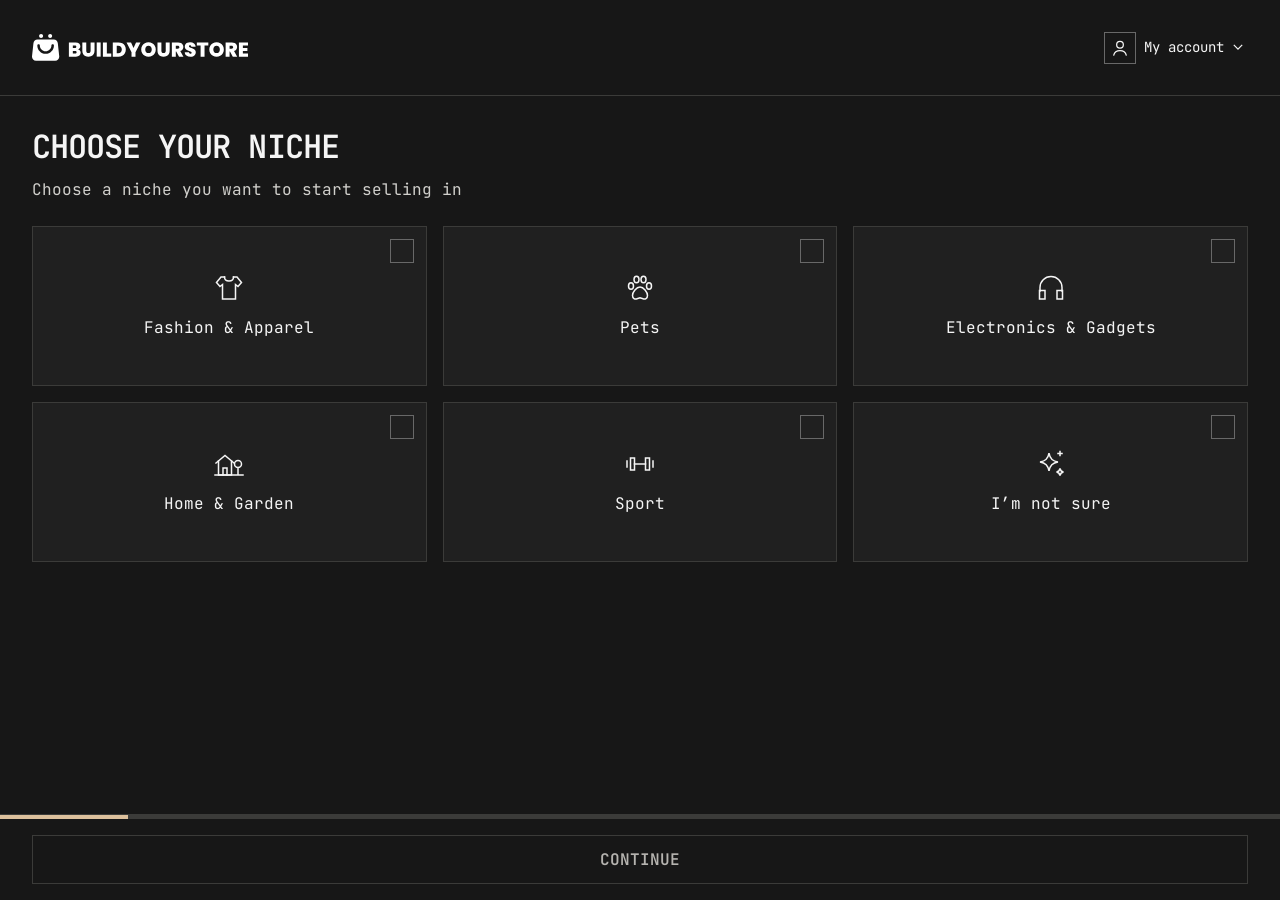
<file: funnel/snapshots/2026-11-21-mobile-final/index.html>
<!doctype html>
<html lang="en">
<head>
<meta charset="utf-8">
<meta name="viewport" content="width=device-width, initial-scale=1, viewport-fit=cover">
<meta name="color-scheme" content="dark">
<title>BYS funnel · Lior style</title>
<link rel="preconnect" href="https://fonts.googleapis.com"><link rel="preconnect" href="https://fonts.gstatic.com" crossorigin>
<link href="https://fonts.googleapis.com/css2?family=JetBrains+Mono:wght@400;600;700&display=swap" rel="stylesheet">
<link rel="stylesheet" href="funnel.css?v=24">
</head>
<body>
<script src="icons.js?v=4" charset="utf-8"></script>
<!-- BYS funnel in the Lior style. Steps and copy = the Instant-Form funnel (../../instant-form-funnel), plus Niche and
     Banners in front (Figma Funnel vNRDM0AN3UrhTXfqh0W88H, pages "🎨 Niche" / "🖼 Banner"). Progress values are placeholders.
     Shortcuts: ?step=niche | banners | claim | activation | returned | unpaid | unverified | storetype | payment | unique |
     premium | loader | autods | autods-done | live | live-done | domain | domain-account | domain-existing | domain-connect |
     domain-done | ugc | course | end -->

<!-- 1 · Niche (5594:126263) -->
<main class="f-screen" data-step="niche" data-progress="10">
  <div class="f-main">
    <h1 class="t-title">Choose Your Niche</h1>
    <p class="t-body f-sub">Choose a niche you want to start selling in</p>
    <div class="f-niches" role="radiogroup" aria-label="Niche" id="niches"></div>
  </div>
  <div class="f-bar"><button class="f-btn f-btn--primary" id="niche-go" disabled>Continue</button></div>
</main>

<!-- 2 · Banners (5594:126592; subtitle from 5594:126533 — the [XS] frame repeats the niche subtitle) -->
<main class="f-screen" data-step="banners" data-progress="20" hidden>
  <div class="f-main">
    <h1 class="t-title">Choose Banners for Your Homepage</h1>
    <p class="t-body f-sub">We've designed 6 banner options for your homepage. Please select two, and we'll add them to your store's homepage</p>
    <div class="f-banners" id="banners"></div>
  </div>
  <div class="f-bar"><button class="f-btn f-btn--primary" id="banners-go" disabled>Continue</button></div>
</main>

<!-- Claim store (5609:139997) — OUT OF THE FLOW for now (Olena 2026-11-20: not sure the step exists); kept, ?step=claim -->
<main class="f-screen" data-step="claim" data-progress="30" hidden>
  <div class="f-main">
    <h1 class="t-title">Your store is ready. One click to own it!</h1>
    <p class="t-body f-sub">We've built your store — now just click "Claim store" on the next screen and it's yours. We'll bring you straight back to launch.</p>
    <img class="f-media" src="assets/claim-animation.png" alt="Shopify screen with the Claim Store button">
    <div>
      <p class="t-eyebrow muted">What happens next:</p>
      <ol class="f-steps t-body" style="margin-top:16px">
        <li><span>You’re taken to Shopify</span></li>
        <li><span>Click “Claim Store” - one button</span></li>
        <li><span>We bring you back here</span></li>
      </ol>
    </div>
  </div>
  <div class="f-bar">
    <button class="f-btn f-btn--primary" id="claim">Claim My Store <svg class="ic"><use href="#external"/></svg></button>
    <p class="f-bar-note t-small">takes less than 10 seconds</p>
  </div>
</main>

<!-- 4 · Activate Shopify plan = "Grab Discount" (5609:140756) -->
<main class="f-screen" data-step="activation" data-progress="40" hidden>
  <div class="f-main">
    <h1 class="t-title">Almost there — activate your Shopify plan to launch.</h1>
    <p class="t-body f-sub">We've secured you a discount — $1 for 3 months. Confirm your plan on Shopify, then come back to this tab to continue.</p>
    <button class="f-video f-video--corner" aria-label="Play the video"><img src="assets/activate-animation.png" alt=""><span class="f-video-play"><svg class="ic"><use href="#play"/></svg></span></button>
  </div>
  <div class="f-bar">
    <button class="f-btn f-btn--primary" id="activate">Activate My Store <svg class="ic"><use href="#external"/></svg></button>
    <button class="f-btn f-btn--secondary" id="done" disabled>I’m Done - Continue</button>
  </div>
  <!-- Plan not activated (5609:141876) -->
  <div class="f-backdrop" id="unpaid" hidden>
    <section class="f-sheet" role="dialog" aria-modal="true" aria-labelledby="unpaid-title">
      <button class="f-sheet-close" data-close aria-label="Close"><svg class="ic"><use href="#x"/></svg></button>
      <svg class="f-sheet-icon is-warning" aria-hidden="true"><use href="#warning"/></svg>
      <h2 class="t-title" id="unpaid-title">Almost there!<br>Your Shopify plan still needs to be activated</h2>
      <p class="t-body" style="margin-top:12px">You are one step away from your store. It looks like your plan wasn’t confirmed. Complete it now - it’s only <strong>$1 for 3 months.</strong></p>
      <div class="f-sheet-actions">
        <button class="f-btn f-btn--primary" id="pay">Complete My Payment <svg class="ic"><use href="#external"/></svg></button>
        <button class="f-btn f-btn--secondary" id="verify">I already paid — verify now</button>
      </div>
    </section>
  </div>
  <!-- Couldn't verify (5639:162654) -->
  <div class="f-backdrop" id="unverified" hidden>
    <section class="f-sheet" role="dialog" aria-modal="true" aria-labelledby="unverified-title">
      <button class="f-sheet-close" data-close aria-label="Close"><svg class="ic"><use href="#x"/></svg></button>
      <svg class="f-sheet-icon is-error" aria-hidden="true"><use href="#alert"/></svg>
      <h2 class="t-title" id="unverified-title">Oops! It looks like we couldn't verify your payment.</h2>
      <p class="t-body" style="margin-top:12px">Let’s make sure you’ve completed the payment process on Shopify.</p>
      <ol class="f-steps t-body" style="margin-top:24px">
        <li><span><button class="f-inline-link" data-open-plan>Access Shopify Plans</button></span></li>
        <li><span>Confirm the <strong>"BASIC"</strong> Monthly Plan</span></li>
        <li><span>Enter your business address.</span></li>
        <li><span>Choose Credit Card as your Payment Method.</span></li>
        <li><span>Enter your credit card details.</span></li>
        <li><span>Click on the <strong>"Subscribe"</strong> button on the right side of the screen.</span></li>
      </ol>
      <p class="f-note t-body" style="margin-top:24px"><svg class="ic"><use href="#info"/></svg><span>✏️ Just a quick note<br>We can’t finish your store customization without a chosen plan. <button class="f-inline-link" data-open-plan>Open the Shopify store plan</button></span></p>
      <div class="f-sheet-actions">
        <button class="f-btn f-btn--primary" id="verify2">Verify Payment <svg class="ic"><use href="#arrow-right"/></svg></button>
      </div>
    </section>
  </div>
</main>

<!-- 5 · Pick your store type (Heu97 314:19112) -->
<main class="f-screen" data-step="storetype" data-progress="50" hidden>
  <div class="f-main">
    <h1 class="t-title">Pick your store type</h1>
    <div class="f-options" role="radiogroup" aria-label="Store type">
      <label class="f-option"><input type="radio" name="storetype" value="pro" checked><span class="f-tag t-button">One Time Offer</span>
        <span class="f-option-head"><span class="f-radio"></span><span class="t-label">Professional one product store</span></span>
        <ul class="f-feats t-small">
          <li><svg class="ic yes"><use href="#check"/></svg>Expert-designed store, ready to launch</li>
          <li><svg class="ic yes"><use href="#check"/></svg>Handpicked products for your niche</li>
          <li><svg class="ic yes"><use href="#check"/></svg>Conversion-focused store copy</li>
          <li><svg class="ic yes"><use href="#check"/></svg>Fast US shipping, no delays</li>
        </ul>
        <span class="f-price"><s class="t-body">$197</s><span class="t-label">$97 One-time payment</span></span>
      </label>
      <label class="f-option"><input type="radio" name="storetype" value="free">
        <span class="f-option-head"><span class="f-radio"></span><span class="t-label">Free beginner store</span></span>
        <ul class="f-feats t-small">
          <li><svg class="ic yes"><use href="#check"/></svg>Free Shopify theme</li>
          <li><svg class="ic yes"><use href="#check"/></svg>2 predesigned banners (not customized)</li>
          <li><svg class="ic yes"><use href="#check"/></svg>10 pre-loaded products</li>
          <li class="muted"><svg class="ic no"><use href="#x"/></svg>No handpicked products</li>
          <li class="muted"><svg class="ic no"><use href="#x"/></svg>No psychology-driven copy</li>
          <li class="muted"><svg class="ic no"><use href="#x"/></svg>No optimised product funnel</li>
        </ul>
      </label>
    </div>
  </div>
  <div class="f-bar"><button class="f-btn f-btn--primary" id="type-go"><span id="type-label">Continue like the Pro</span> <svg class="ic"><use href="#arrow-right"/></svg></button></div>

  <!-- Payment Details (5636:154652), full screen -->
  <div class="f-backdrop" id="payment" hidden>
    <section class="f-sheet f-sheet--full" role="dialog" aria-modal="true" aria-labelledby="payment-title">
      <button class="f-sheet-close" data-close aria-label="Close"><svg class="ic"><use href="#x"/></svg></button>
      <h2 class="t-title" id="payment-title">Payment Details</h2>
      <div class="f-summary">
        <img src="assets/pro-store.png" alt="">
        <p class="f-summary-row t-label"><span>Professional One Product Store</span><span class="muted">97$</span></p>
        <p class="f-summary-text t-small muted">Your store built around a single, high-converting product. Designed for speed, simplicity, and maximum focus.</p>
      </div>
      <form onsubmit="return false">
        <label class="f-field"><span class="f-field-label t-small">Card number</span><span class="f-field-row"><input inputmode="numeric" autocomplete="off" placeholder="xxxx xxxx xxxx xxxx"></span></label>
        <div class="f-field-pair" style="margin-top:24px">
          <label class="f-field"><span class="f-field-label t-small">Expiration date</span><span class="f-field-row"><input inputmode="numeric" autocomplete="off" placeholder="dd/mm/yy"></span></label>
          <label class="f-field"><span class="f-field-label t-small">Security code</span><span class="f-field-row"><input inputmode="numeric" autocomplete="off" placeholder="CVC"></span></label>
        </div>
        <label class="f-field" style="margin-top:24px"><span class="f-field-label t-small">Country</span><span class="f-field-row"><select required><option value="" selected disabled>Select country</option><option>United States</option><option>United Kingdom</option><option>Canada</option><option>Australia</option></select><svg class="ic ic--20 muted"><use href="#chevron-down"/></svg></span></label>
      </form>
      <div class="f-sheet-actions">
        <button class="f-btn f-btn--primary" id="buy">Buy NOW</button>
        <p class="f-secure t-small"><svg class="ic"><use href="#lock"/></svg>100% Secure &amp; Safe payment</p>
      </div>
    </section>
  </div>
</main>

<!-- 6a · Make Your Store Unique — free (5609:142554) -->
<main class="f-screen" data-step="unique" data-progress="60" hidden>
  <div class="f-main">
    <h1 class="t-title">Make Your Store Unique</h1>
    <p class="t-body f-sub">Just hit the <strong>"Create My Custom Store"</strong> button and in under a minute, our AI will do all the customization work for your store, saving you weeks of design and programming time.</p>
  </div>
  <div class="f-bar"><button class="f-btn f-btn--primary" data-customize>Customize My Store</button></div>
</main>

<!-- 6b · Pro, after payment = "Choose Speed" (7003:163038) -->
<main class="f-screen" data-step="premium" data-progress="60" hidden>
  <div class="f-main">
    <h1 class="t-title">You're All Set – Your Premium Store Is On the Way</h1>
    <p class="t-body f-sub">You’ve unlocked a high-converting store with a winning product and expert copy. We’re applying your upgrades now — <strong>click below to launch in seconds.</strong></p>
    <div class="f-art" role="img" aria-label="Your one-product store while the upgrades are applied">
      <div class="f-art-window">
        <div class="f-art-bar"><i></i><i></i><i></i><span></span></div>
        <div class="f-art-body"><img src="assets/charging-stand.webp" alt="">
          <div class="f-art-info"><i class="w1"></i><i class="w2"></i><i class="price"></i><hr><i class="w3"></i><i class="w4"></i><i class="buy"></i></div>
        </div>
      </div>
      <div class="f-art-card"><div><b><svg class="ic"><use href="#check"/></svg></b><i></i></div><div><b><svg class="ic"><use href="#check"/></svg></b><i></i></div><div><b class="is-busy"></b><i></i></div></div>
    </div>
  </div>
  <div class="f-bar"><button class="f-btn f-btn--primary" data-customize>Create My Custom Store</button></div>
</main>

<!-- Loader (Heu97 314:19395): pop-up over the blurred screen, cannot be dismissed -->
<div class="f-popup-backdrop" id="loader" hidden>
  <section class="f-popup" role="dialog" aria-modal="true" aria-labelledby="loader-title" aria-busy="true">
    <div class="f-loader" aria-hidden="true"><i></i><i></i><i></i><i></i><i></i><i></i><i></i><i></i><i></i></div>
    <h2 class="t-title" id="loader-title">Customizing your store...</h2>
  </section>
</div>

<!-- 7 · Add Top-Selling Products = AutoDS (5609:143558). Soft gate. -->
<main class="f-screen" data-step="autods" data-progress="70" hidden>
  <div class="f-main">
    <h1 class="t-title">Add Top-Selling Products</h1>
    <ol class="f-howto t-body">
      <li><span>Click <strong>"Register to AutoDS"</strong> below.</span></li>
      <li><span>Enter your name, set your password, and click <strong>“Join”</strong>.</span><img src="assets/autods-step2.png?v=2" alt="AutoDS sign-up screen"></li>
      <li><span>Choose <strong>“Shopify”</strong>.</span><img src="assets/autods-step3.png?v=2" alt="AutoDS: select your selling channel"></li>
      <li><span>Choose plan.</span><img src="assets/autods-step4.png?v=2" alt="AutoDS plans"></li>
      <li><span>Choose payment method.</span><img src="assets/autods-step5.png?v=2" alt="AutoDS payment method"></li>
      <li><span>Connect your new store and add top-selling products from the AutoDS marketplace!</span></li>
      <li><span>Click the <strong>“Done”</strong> button to move forward.</span></li>
    </ol>
  </div>
  <div class="f-bar">
    <button class="f-btn f-btn--primary" id="autods-go">Register to AutoDS <svg class="ic"><use href="#external"/></svg></button>
    <button class="f-btn f-btn--secondary" id="autods-done" disabled>Complete instructions to continue</button>
  </div>
</main>

<!-- 8 · Your Shopify Store Is Live (5615:144276). No gate: Done is primary from the start. -->
<main class="f-screen" data-step="live" data-progress="80" hidden>
  <div class="f-main">
    <h1 class="t-title">🏆 Your Shopify Store Is Live!</h1>
    <p class="f-note t-body"><svg class="ic"><use href="#info"/></svg><span><strong>Want to remove the password from your store so everyone can see it?</strong><br>Go to Shopify Admin &gt; Settings &gt; Preferences &gt; <button class="f-inline-link" id="live-password">Store Password</button></span></p>
  </div>
  <div class="f-bar">
    <!-- No gate (Olena 2026-11-21): the password can be removed later, so "Done" is the primary from the first visit -->
    <button class="f-btn f-btn--outline" id="live-go">Access my Store <svg class="ic"><use href="#external"/></svg></button>
    <button class="f-btn f-btn--primary" id="live-done">Done</button>
  </div>
</main>

<!-- 9 · Secure your free domain (7003:163639 → 7004:164535 → 7004:164993 / 165652 → 7004:166315 → 7004:167068) -->
<main class="f-screen" data-step="domain" data-state="offer" data-progress="90" hidden>
  <div class="f-main">
    <h1 class="t-title">Secure your free domain</h1>
    <p class="t-body f-sub">Kickstart your brand's online presence with a distinctive .store domain!</p>
    <ul class="f-perks t-small">
      <li><span class="f-perk-ic"><svg class="ic"><use href="#chart-up"/></svg></span><span><strong class="t-label">Get a name that clicks</strong><span class="muted">Sell more with 87% more traffic</span></span></li>
      <li><span class="f-perk-ic"><svg class="ic"><use href="#percent"/></svg></span><span><strong class="t-label">Raise your game, lower your costs</strong><span class="muted">Save more with a 12% lower CPA</span></span></li>
      <li><span class="f-perk-ic"><svg class="ic"><use href="#search"/></svg></span><span><strong class="t-label">Swap scrolls for sales</strong><span class="muted">Stand out with 2x search visibility</span></span></li>
    </ul>
    <ul class="f-terms t-body">
      <li>🤑&nbsp; FREE for one year, then $5.50/year</li>
      <li>🔥&nbsp; No auto charging</li>
      <li>💸&nbsp; No credit card is needed</li>
    </ul>
    <div class="f-block">
      <p class="t-eyebrow muted">Enter your desired domain name:</p>
      <label class="f-field f-domain-input"><span class="f-field-row"><input id="domain-name" placeholder="Ex: yourname.store" autocomplete="off" aria-label="Domain name"></span></label>
      <p class="f-picked t-body"><span id="domain-value">somedomainname.store</span><button class="f-btn f-btn--link" id="domain-copy">Copy</button></p>
    </div>
    <div class="f-block f-after-offer" id="domain-account">
      <p class="t-eyebrow muted">Create your Store account:</p>
      <label class="f-field"><span class="f-field-label t-small">Full Name</span><span class="f-field-row"><input id="acc-name" placeholder="Enter name" autocomplete="off"></span></label>
      <label class="f-field"><span class="f-field-label t-small">Email</span><span class="f-field-row"><input id="acc-email" type="email" placeholder="Enter email" autocomplete="off"></span></label>
      <p class="f-note f-note--warning t-small" id="acc-exists" hidden><svg class="ic"><use href="#warning"/></svg><span>We noticed that you already have an account with this email. We will link this new domain to this existing account</span></p>
      <label class="f-field"><span class="f-field-label t-small">Password</span><span class="f-field-row"><input id="acc-pass" type="password" placeholder="Enter a password" autocomplete="new-password"></span></label>
    </div>
    <div class="f-block f-after-account" id="domain-connect-block">
      <p class="t-eyebrow muted">Connect Your Domain:</p>
      <ol class="f-howto t-body">
        <li><span>Click <strong>"Connect Now"</strong> button below and select “Connect existing domain” on Shopify screen:</span><img src="assets/domain-step1.png" alt="Shopify: Domains, Connect existing domain"></li>
        <li><span>Enter your domain in the provided field and click <strong>“Next”</strong> as shown below:</span><img src="assets/domain-step2.png" alt="Shopify: enter your domain"></li>
        <li><span>Click <strong>“Verify connection”</strong> button:</span><img src="assets/domain-step3.png" alt="Shopify: Verify connection"></li>
      </ol>
      <p class="f-note f-note--warning t-small"><svg class="ic"><use href="#warning"/></svg><span>The domain is auto-connected post this. The propagation time is up to 24 hours and happens within that time duration.</span></p>
    </div>
  </div>
  <div class="f-bar">
    <button class="f-btn f-btn--primary" id="domain-save" disabled>Save</button>
    <button class="f-btn f-btn--primary" id="domain-create" disabled hidden>Create Account</button>
    <button class="f-btn f-btn--primary" id="domain-connect" hidden>Connect Now <svg class="ic"><use href="#external"/></svg></button>
    <button class="f-btn f-btn--link" id="domain-later" hidden>I’ll do it later</button>
  </div>
  <div class="f-popup-backdrop" id="domain-done" hidden>
    <section class="f-popup" role="dialog" aria-modal="true" aria-labelledby="domain-done-title">
      <svg class="f-popup-icon" aria-hidden="true"><use href="#check"/></svg>
      <div><h2 class="t-title" id="domain-done-title">Domain Connected Successfully!</h2>
        <p class="t-body f-sub" style="margin-top:12px">Your store domain is now linked to your Shopify store.</p></div>
      <button class="f-btn f-btn--primary" id="domain-finish">Done</button>
    </section>
  </div>
</main>

<!-- 10 · Create UGC (5622:150340). No gate. -->
<main class="f-screen" data-step="ugc" data-progress="95" hidden>
  <div class="f-main">
    <h1 class="t-title">Create Viral Videos in Minutes</h1>
    <p class="t-body f-sub">Turn any product into a scroll-stopping ad. Upload your link and get videos ready for TikTok, Instagram &amp; YouTube.</p>
    <button class="f-video f-video--corner" id="ugc-media" aria-label="Play — CreateUGC"><img src="assets/ugc-banner.png" alt="CreateUGC"><span class="f-video-play"><svg class="ic"><use href="#play"/></svg></span></button>
  </div>
  <div class="f-bar">
    <button class="f-btn f-btn--primary" id="ugc-go">Generate my First Video <svg class="ic"><use href="#external"/></svg></button>
    <button class="f-btn f-btn--secondary" id="ugc-done">Done</button>
  </div>
</main>

<!-- 11 · Take Your Course (5622:150728). External hand-off, no Continue. -->
<main class="f-screen" data-step="course" data-progress="100" hidden>
  <div class="f-main">
    <h1 class="t-title">Shopify Dropshipping Course 2026</h1>
    <p class="t-body f-sub">In this video we are going to cover <strong>EVERYTHING you need</strong> to know to start your shopify dropshipping store.<br>
      I will be going through step by step how to find winning products, how to qualify winning products, how to set up your Shopify settings, how to add facebook pixels, how to run facebook advertisements, how to create the ad creatives, how to fulfill orders, how to build out your Shopify home page and landing page, plus more!</p>
    <button class="f-video" data-course aria-label="Watch the course on YouTube"><img src="assets/course-video.png" alt="How To Start Dropshipping On Shopify — video preview"></button>
  </div>
  <div class="f-bar"><button class="f-btn f-btn--primary" data-course>Take Your Course <svg class="ic"><use href="#external"/></svg></button></div>
</main>

<!-- prototype end marker -->
<main class="f-screen" data-step="end" hidden>
  <div class="f-main"><p class="t-small muted">Prototype</p><h1 class="t-title">End of the funnel</h1></div>
  <div class="f-bar"><button class="f-btn f-btn--secondary" id="restart">Start over</button></div>
</main>

<!-- Simulated hand-off (prototype only, not a design screen) -->
<main class="f-sim" data-step="shopify" hidden>
  <div class="f-sim-tab"><span id="sim-host">shopify.com</span><span>new tab · simulated</span></div>
  <div class="f-sim-body"><p class="t-small" id="sim-sub">Shopify — simulated</p><h1 class="t-title" id="sim-title"></h1><p class="t-body" id="sim-text"></p></div>
  <div class="f-bar">
    <button class="f-btn f-btn--secondary" id="sim-back">Back to BuildYourStore</button>
    <button class="f-btn f-btn--secondary" id="sim-back-unpaid" hidden>Back without paying</button>
  </div>
</main>

<!-- presentation only -->
<div class="pp" hidden><select id="pp" aria-label="Jump to a screen (presentation only)"></select></div>

<script charset="utf-8">
  const $ = id => document.getElementById(id);
  const screens = [...document.querySelectorAll('main[data-step]')];

  // header + progress go into every design screen (one source)
  screens.filter(s => s.classList.contains('f-screen')).forEach(s => {
    s.insertAdjacentHTML('afterbegin', '<header class="f-header"><img class="f-logo" src="assets/bys-logo-white.svg" alt="BuildYourStore"><button class="f-account" aria-label="My account"><span class="f-avatar"><svg class="ic"><use href="#user"/></svg></span><span class="f-account-label t-small">My account<svg class="ic"><use href="#chevron-down"/></svg></span></button></header>');
    const p = s.dataset.progress;
    if (p) s.querySelector('.f-bar').insertAdjacentHTML('afterbegin', `<div class="f-progress" role="progressbar" aria-label="Setup progress" aria-valuenow="${p}" aria-valuemin="0" aria-valuemax="100"><span style="width:${p}%"></span></div>`);
  });

  // celebration on "Your Shopify Store Is Live!" — square confetti in the DS colours, once per entry
  function confetti() {
    const box = document.createElement('div'); box.className = 'f-confetti'; box.setAttribute('aria-hidden', 'true');
    const C = ['#dcc09c', '#edcfaa', '#f5f5f5', '#d1d0cc', '#686868']; // gold/300, gold/200 (NEW), neutral/50, neutral/300, neutral/600
    box.innerHTML = Array.from({ length: 70 }, () => {
      const w = 4 + Math.random() * 8, tall = Math.random() < .35;
      return `<i style="left:${Math.random() * 100}%;width:${tall ? 3 : w}px;height:${tall ? w * 2 : w}px;background:${C[Math.floor(Math.random() * C.length)]};--x:${(Math.random() - .5) * 160}px;--r:${(Math.random() - .5) * 900}deg;--d:${2 + Math.random() * 1.6}s;--delay:${Math.random() * .6}s"></i>`;
    }).join('');
    document.body.append(box); setTimeout(() => box.remove(), 4500);
  }

  function show(step, url) {
    screens.forEach(s => { s.hidden = s.dataset.step !== step; });
    scrollTo(0, 0);
    history.replaceState(null, '', '?step=' + (url || step) + (new URLSearchParams(location.search).has('menu') ? '&menu=1' : ''));
    $('pp').value = url || step;
    if (step === 'live' && url !== 'live-done') confetti();
  }

  // ---- Niche ----
  const NICHES = [['fashion','n-fashion','Fashion & Apparel'],['pets','n-pets','Pets'],['electronics','n-electronics','Electronics & Gadgets'],['home','n-home','Home & Garden'],['sport','n-sport','Sport'],['unsure','n-unsure','I’m not sure']];
  $('niches').innerHTML = NICHES.map(([v, ic, l]) => `<label class="f-niche"><input type="radio" name="niche" value="${v}"><svg class="ic ic--32"><use href="#${ic}"/></svg><span class="t-body">${l}</span><span class="f-niche-check"><svg class="ic"><use href="#check"/></svg></span></label>`).join('');
  const niche = () => document.querySelector('input[name=niche]:checked')?.value;
  document.querySelectorAll('input[name=niche]').forEach(r => r.onchange = () => { $('niche-go').disabled = false; });
  // banner set follows the niche; "I'm not sure" → fashion (open question)
  function renderBanners() {
    const set = { fashion: 'fashion', pets: 'pets', electronics: 'electronics', home: 'home', sport: 'sport', unsure: 'fashion' }[niche() || 'fashion'];
    const mob = set !== 'sport'; // sports has no mobile images
    $('banners').innerHTML = [1,2,3,4,5,6].map(i => `<label class="f-banner"><input type="checkbox" name="banner" value="${i}"><picture><source media="(min-width:768px)" srcset="assets/banners/${set}/${i}.jpg"><img src="assets/banners/${set}/${i}${mob ? '-m' : ''}.jpg" alt="Banner ${i}"></picture><span class="f-niche-check"><svg class="ic"><use href="#check"/></svg></span></label>`).join('');
    const picked = [];
    document.querySelectorAll('input[name=banner]').forEach(b => b.onchange = () => {
      if (b.checked) { picked.push(b); if (picked.length > 2) picked.shift().checked = false; }   // a 3rd pick replaces the first
      else picked.splice(picked.indexOf(b), 1);
      $('banners-go').disabled = picked.length !== 2;
    });
    $('banners-go').disabled = true;
  }
  $('niche-go').onclick = () => { renderBanners(); show('banners'); };
  $('banners-go').onclick = () => { setActivation(false); show('activation'); }; // Claim is out of the flow for now (Olena 2026-11-20) — screen kept, reachable via ?step=claim

  // ---- Activation ----
  function setActivation(returned) {
    $('done').disabled = !returned;
    $('done').className = 'f-btn ' + (returned ? 'f-btn--primary' : 'f-btn--secondary');
    $('activate').className = 'f-btn ' + (returned ? 'f-btn--outline' : 'f-btn--primary');
  }

  // ---- Simulated hand-offs ----
  let pending = null, paid = false;
  const SIM = {
    claim: ['Claim your store', 'Here the merchant presses “Claim Store” on Shopify, then comes back.'],
    plan:  ['Activate your plan', 'Here the merchant activates the Shopify plan (3 days free, then $1/month for 3 months), then comes back.'],
    store: ['Your store', 'Here the merchant sees the live store on Shopify, then comes back to this tab.', 'yourstore.myshopify.com'],
    password: ['Store password', 'Here the merchant turns the storefront password off in Shopify Admin > Settings > Preferences, then comes back.', 'admin.shopify.com'],
    ugc: ['CreateUGC', 'Here the merchant opens CreateUGC in a new tab to make a video ad; there is no return signal.', 'createugc.ai', 'CreateUGC'],
    course: ['Shopify Dropshipping Course', 'Here the course opens on YouTube in a new tab; the funnel ends here.', 'youtube.com', 'YouTube'],
    domain: ['Connect existing domain', 'Here the merchant connects the .store domain in Shopify Admin > Settings > Domains, then comes back to this tab.', 'admin.shopify.com'],
    autods: ['Register to AutoDS', 'Here the merchant signs up on AutoDS, picks a plan and adds products, then comes back to this tab.', 'autods.com', 'AutoDS'],
  };
  function handOff(kind, next) {
    const [t, x, host, who] = SIM[kind];
    $('sim-title').textContent = t; $('sim-text').textContent = x;
    $('sim-host').textContent = host || 'shopify.com'; $('sim-sub').textContent = (who || 'Shopify') + ' — simulated';
    $('sim-back').textContent = kind === 'plan' ? 'Back — plan activated' : 'Back to BuildYourStore';
    $('sim-back-unpaid').hidden = kind !== 'plan';
    pending = next; show('shopify');
  }
  const goBack = isPaid => { if (isPaid !== undefined) paid = isPaid; const n = pending || (() => show('niche')); pending = null; n(); };
  $('sim-back').onclick = () => goBack(true);
  $('sim-back-unpaid').onclick = () => goBack(false);

  // ---- Sheets ----
  const SHEETS = ['unpaid', 'unverified', 'payment'];
  function sheet(id) { SHEETS.forEach(s => { $(s).hidden = s !== id; }); document.body.style.overflow = id ? 'hidden' : ''; }
  document.querySelectorAll('[data-close]').forEach(b => b.onclick = () => sheet(null));
  SHEETS.forEach(s => $(s).onclick = e => { if (e.target === $(s)) sheet(null); });
  const toPlan = () => { sheet(null); $('activate').click(); };
  $('pay').onclick = toPlan;
  document.querySelectorAll('[data-open-plan]').forEach(b => b.onclick = toPlan);
  const verify = () => { sheet(null); if (paid) show('storetype'); else setTimeout(() => sheet('unverified'), 250); };
  $('verify').onclick = verify; $('verify2').onclick = verify;

  // ---- Store type ----
  const typeRadios = [...document.querySelectorAll('input[name=storetype]')];
  const selectedType = () => typeRadios.find(r => r.checked).value;
  typeRadios.forEach(r => r.onchange = () => { $('type-label').textContent = selectedType() === 'pro' ? 'Continue like the Pro' : 'Continue with free store'; });
  $('type-go').onclick = () => selectedType() === 'pro' ? sheet('payment') : show('unique');
  $('buy').onclick = () => { sheet(null); show('premium'); };

  // ---- Loader ----
  document.querySelectorAll('[data-customize]').forEach(b => b.onclick = () => {
    $('loader').hidden = false; document.body.style.overflow = 'hidden';
    setTimeout(() => { $('loader').hidden = true; document.body.style.overflow = ''; setAutods(false); show('autods'); }, 3000);
  });

  // ---- Soft gates: the second button unlocks after the hand-off and becomes the one primary ----
  function gate(go, done, opened) {
    $(done).disabled = !opened;
    $(done).textContent = opened ? 'Done' : 'Complete instructions to continue';
    $(done).className = 'f-btn ' + (opened ? 'f-btn--primary' : 'f-btn--secondary');
    $(go).className = 'f-btn ' + (opened ? 'f-btn--outline' : 'f-btn--primary');
  }
  const setAutods = o => gate('autods-go', 'autods-done', o);
  const setLive = () => {}; // Store is live has no gate any more (Olena 2026-11-21)
  $('autods-go').onclick = () => handOff('autods', () => { setAutods(true); show('autods', 'autods-done'); });
  $('autods-done').onclick = () => { setLive(false); show('live'); };
  $('live-go').onclick = () => handOff('store', () => { setLive(true); show('live', 'live-done'); });
  $('live-password').onclick = () => handOff('password', () => show('live'));
  $('live-done').onclick = () => { setDomain('offer'); show('domain'); };

  // ---- UGC ----
  function setUgc(opened) {
    $('ugc-done').className = 'f-btn ' + (opened ? 'f-btn--primary' : 'f-btn--secondary');
    $('ugc-go').className = 'f-btn ' + (opened ? 'f-btn--outline' : 'f-btn--primary');
  }
  $('ugc-go').onclick = () => handOff('ugc', () => { setUgc(true); show('ugc'); });
  $('ugc-done').onclick = () => show('course');
  $('ugc-media').onclick = () => $('ugc-go').click();

  // ---- Domain ----
  const dom = document.querySelector('main[data-step=domain]');
  function setDomain(state) {
    dom.dataset.state = state;
    $('domain-save').hidden = state !== 'offer';
    $('domain-create').hidden = state !== 'account';
    $('domain-connect').hidden = state !== 'connect';
    $('domain-later').hidden = state !== 'connect';
  }
  const domainName = () => { const v = $('domain-name').value.trim().toLowerCase(); return v.includes('.') ? v : v + '.store'; };
  $('domain-name').oninput = () => { $('domain-save').disabled = !$('domain-name').value.trim(); };
  const reveal = id => $(id).scrollIntoView({ behavior: 'smooth', block: 'start' });
  $('domain-save').onclick = () => { $('domain-value').textContent = domainName(); setDomain('account'); reveal('domain-account'); };
  const acc = ['acc-name', 'acc-email', 'acc-pass'];
  acc.forEach(id => $(id).oninput = () => { $('domain-create').disabled = acc.some(f => !$(f).value.trim()); });
  $('domain-create').onclick = () => { setDomain('connect'); reveal('domain-connect-block'); };
  $('domain-copy').onclick = () => { navigator.clipboard?.writeText($('domain-value').textContent).catch(() => {}); $('domain-copy').textContent = 'Copied'; setTimeout(() => $('domain-copy').textContent = 'Copy', 1500); };
  $('domain-connect').onclick = () => handOff('domain', () => { show('domain', 'domain-done'); $('domain-done').hidden = false; document.body.style.overflow = 'hidden'; });
  const afterDomain = () => { $('domain-done').hidden = true; document.body.style.overflow = ''; setUgc(false); show('ugc'); };
  $('domain-finish').onclick = afterDomain; $('domain-later').onclick = afterDomain;

  // ---- Course ----
  document.querySelectorAll('[data-course]').forEach(b => b.onclick = () => handOff('course', () => show('end')));
  $('claim').onclick = () => handOff('claim', () => { setActivation(false); show('activation'); });
  $('activate').onclick = () => handOff('plan', () => { setActivation(true); show('activation', 'returned'); });
  $('done').onclick = () => paid ? show('storetype') : sheet('unpaid');
  $('restart').onclick = () => location.search = '';

  // ---- Shortcuts (presentation) ----
  const STEPS = ['niche','banners','claim (out of flow)','activation','returned','unpaid','unverified','storetype','payment','unique','premium','loader','autods','autods-done','live','live-done','domain','domain-account','domain-existing','domain-connect','domain-done','ugc','course','end'];
  $('pp').innerHTML = STEPS.map(s => `<option>${s}</option>`).join('');
  $('pp').onchange = () => { location.search = '?step=' + $('pp').value + '&menu=1'; };
  $('pp').parentElement.hidden = !new URLSearchParams(location.search).has('menu');

  function start(s) {
    const pickNiche = () => { document.querySelector('input[name=niche][value=fashion]').checked = true; $('niche-go').disabled = false; renderBanners(); };
    if (s === 'banners') { pickNiche(); return show('banners'); }
    if (s === 'returned') { paid = true; setActivation(true); return show('activation', 'returned'); }
    if (s === 'unpaid' || s === 'unverified') { setActivation(true); show('activation', s); return sheet(s); }
    if (s === 'payment') { show('storetype', 'payment'); return sheet('payment'); }
    if (s === 'loader') { show('unique', 'loader'); $('loader').hidden = false; return; }
    if (s === 'autods-done') { setAutods(true); return show('autods', s); }
    if (s === 'autods') { setAutods(false); return show('autods'); }
    if (s === 'live-done') { setLive(true); return show('live', s); }
    if (s === 'live') { setLive(false); return show('live'); }
    if (s.startsWith('domain')) {
      const st = { 'domain': 'offer', 'domain-account': 'account', 'domain-existing': 'account', 'domain-connect': 'connect', 'domain-done': 'connect' }[s] || 'offer';
      if (st !== 'offer') { $('domain-name').value = 'somedomainname'; $('domain-save').disabled = false; }
      setDomain(st); show('domain', s); $('acc-exists').hidden = s !== 'domain-existing';
      if (s === 'domain-existing') { $('acc-name').value = 'Jane Appleseed'; $('acc-email').value = 'jane@gmail.com'; }
      if (s === 'domain-done') $('domain-done').hidden = false;
      return;
    }
    if (s === 'ugc') setUgc(false);
    if (s === 'claim' || s === 'activation') setActivation(false);
    show(STEPS.includes(s) || s === 'claim' ? s : 'niche');
  }
  start((new URLSearchParams(location.search).get('step') || 'niche').replace(' (out of flow)', ''));
</script>
</body>
</html>
</file>
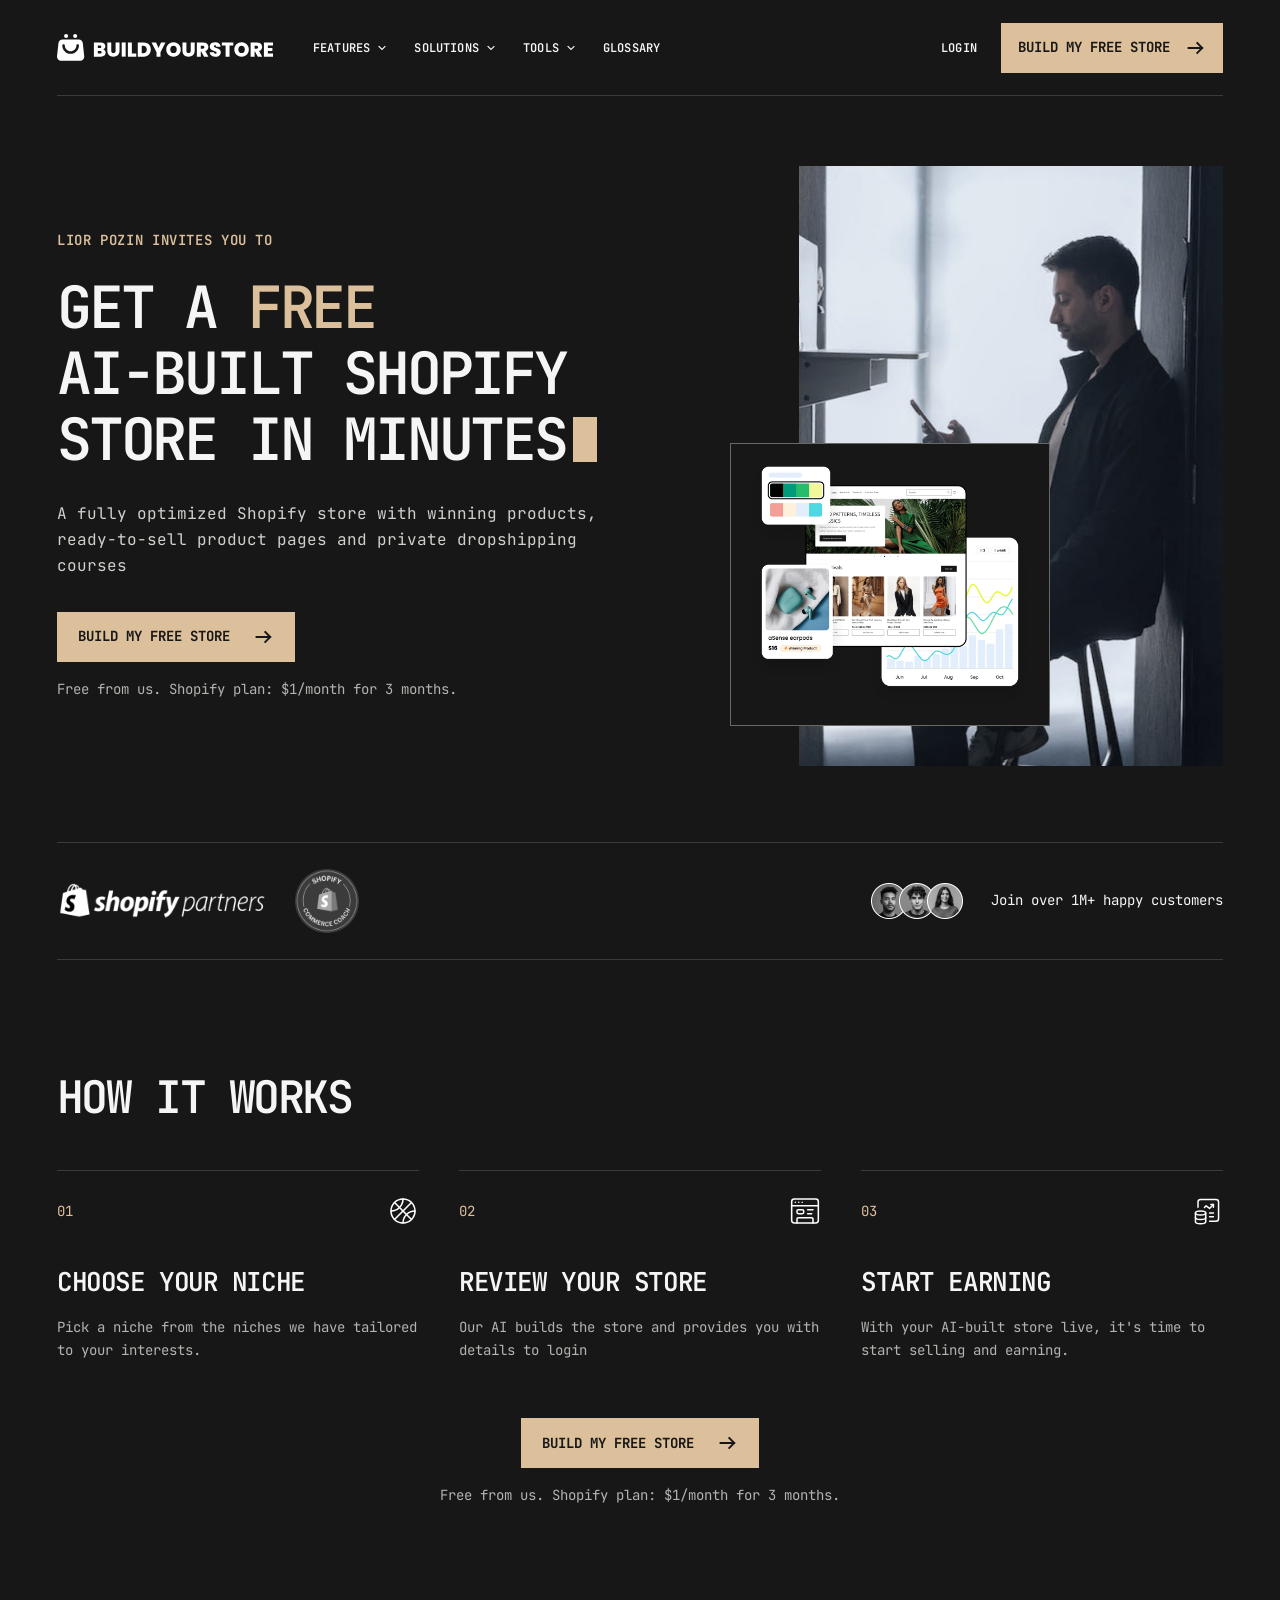
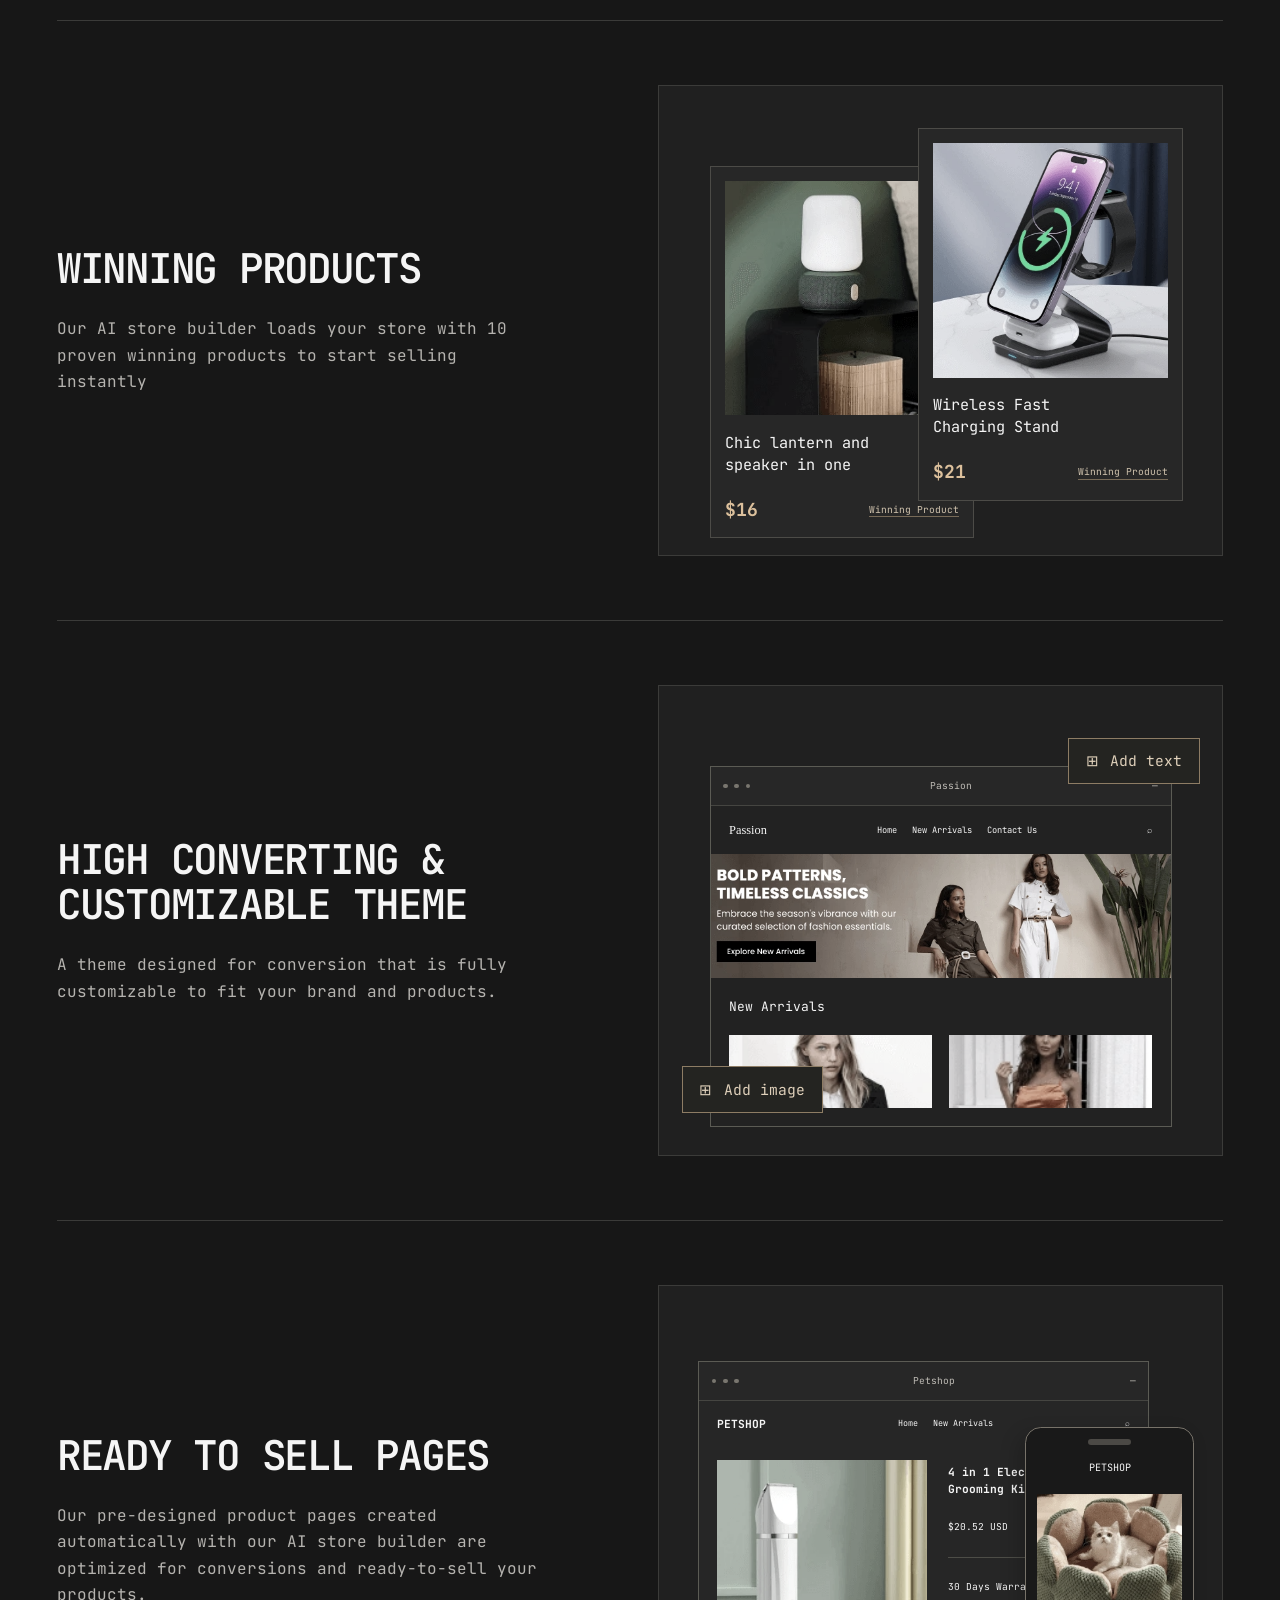
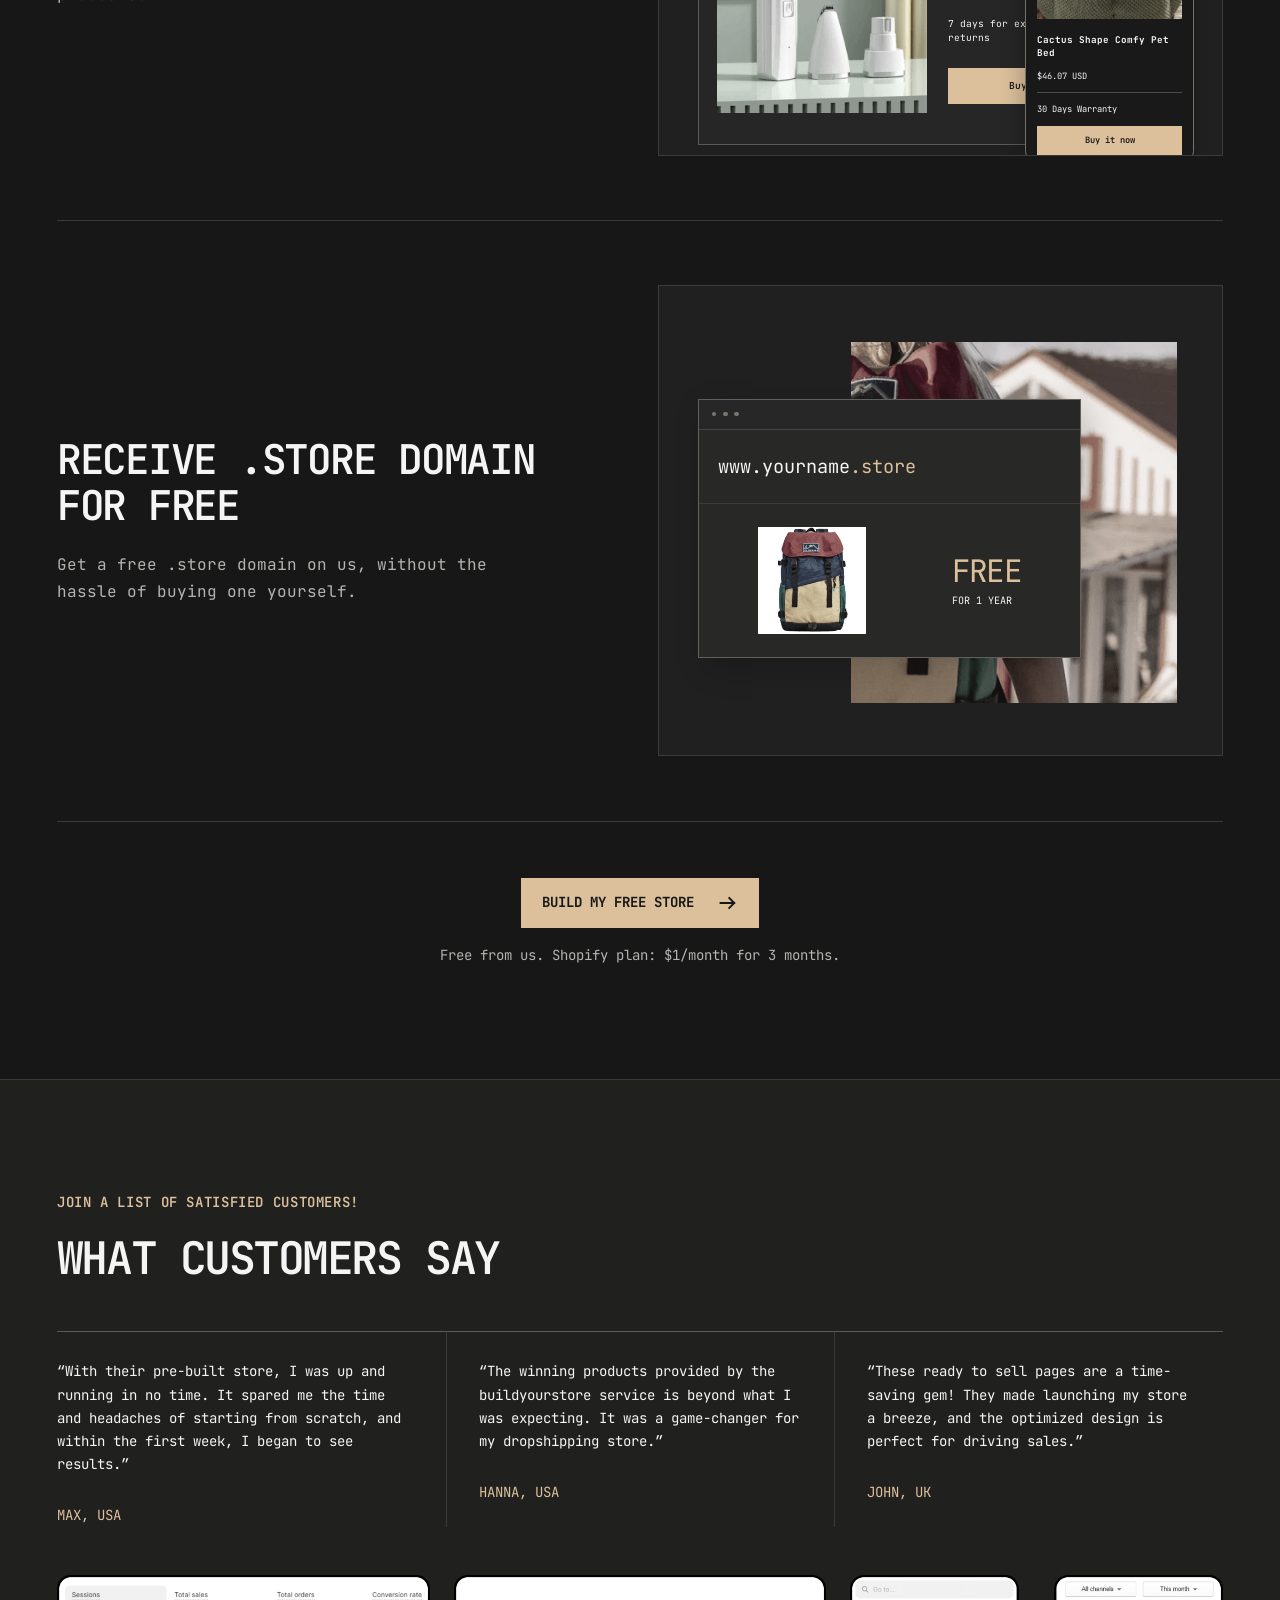
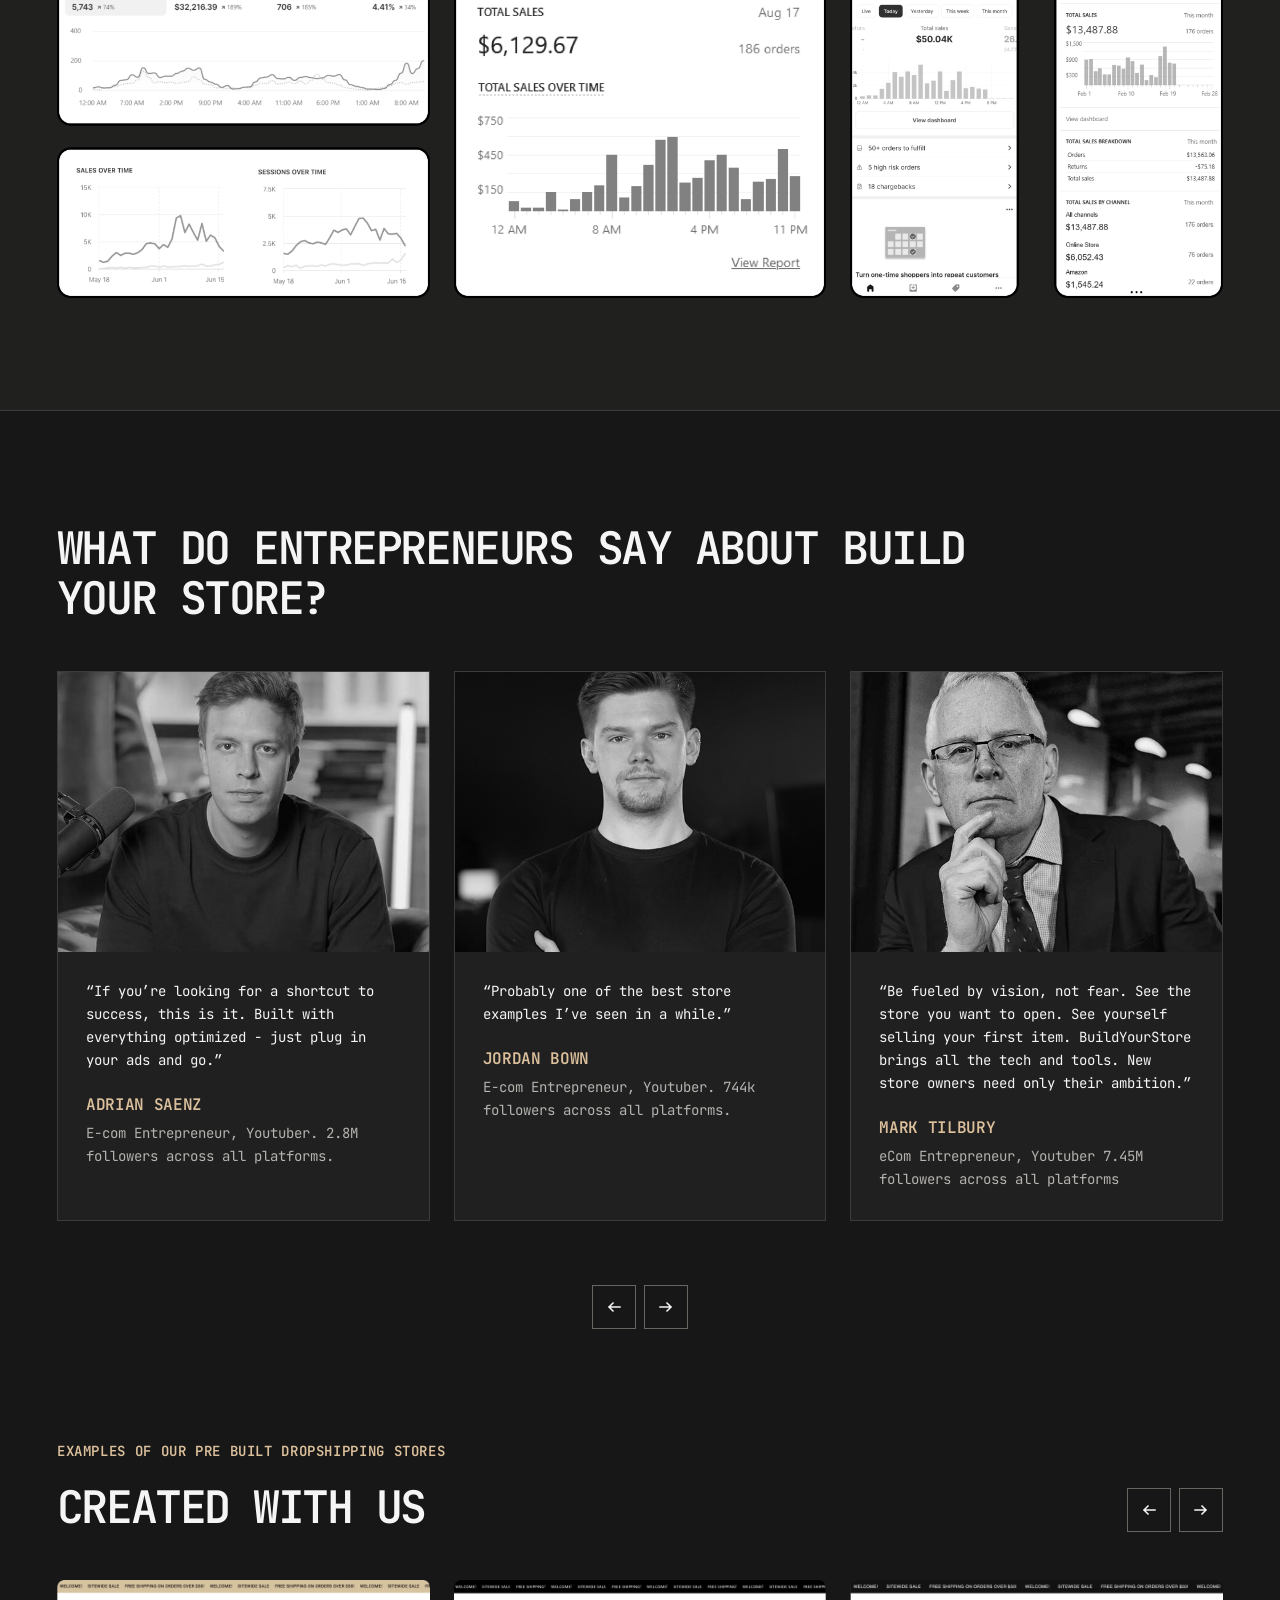
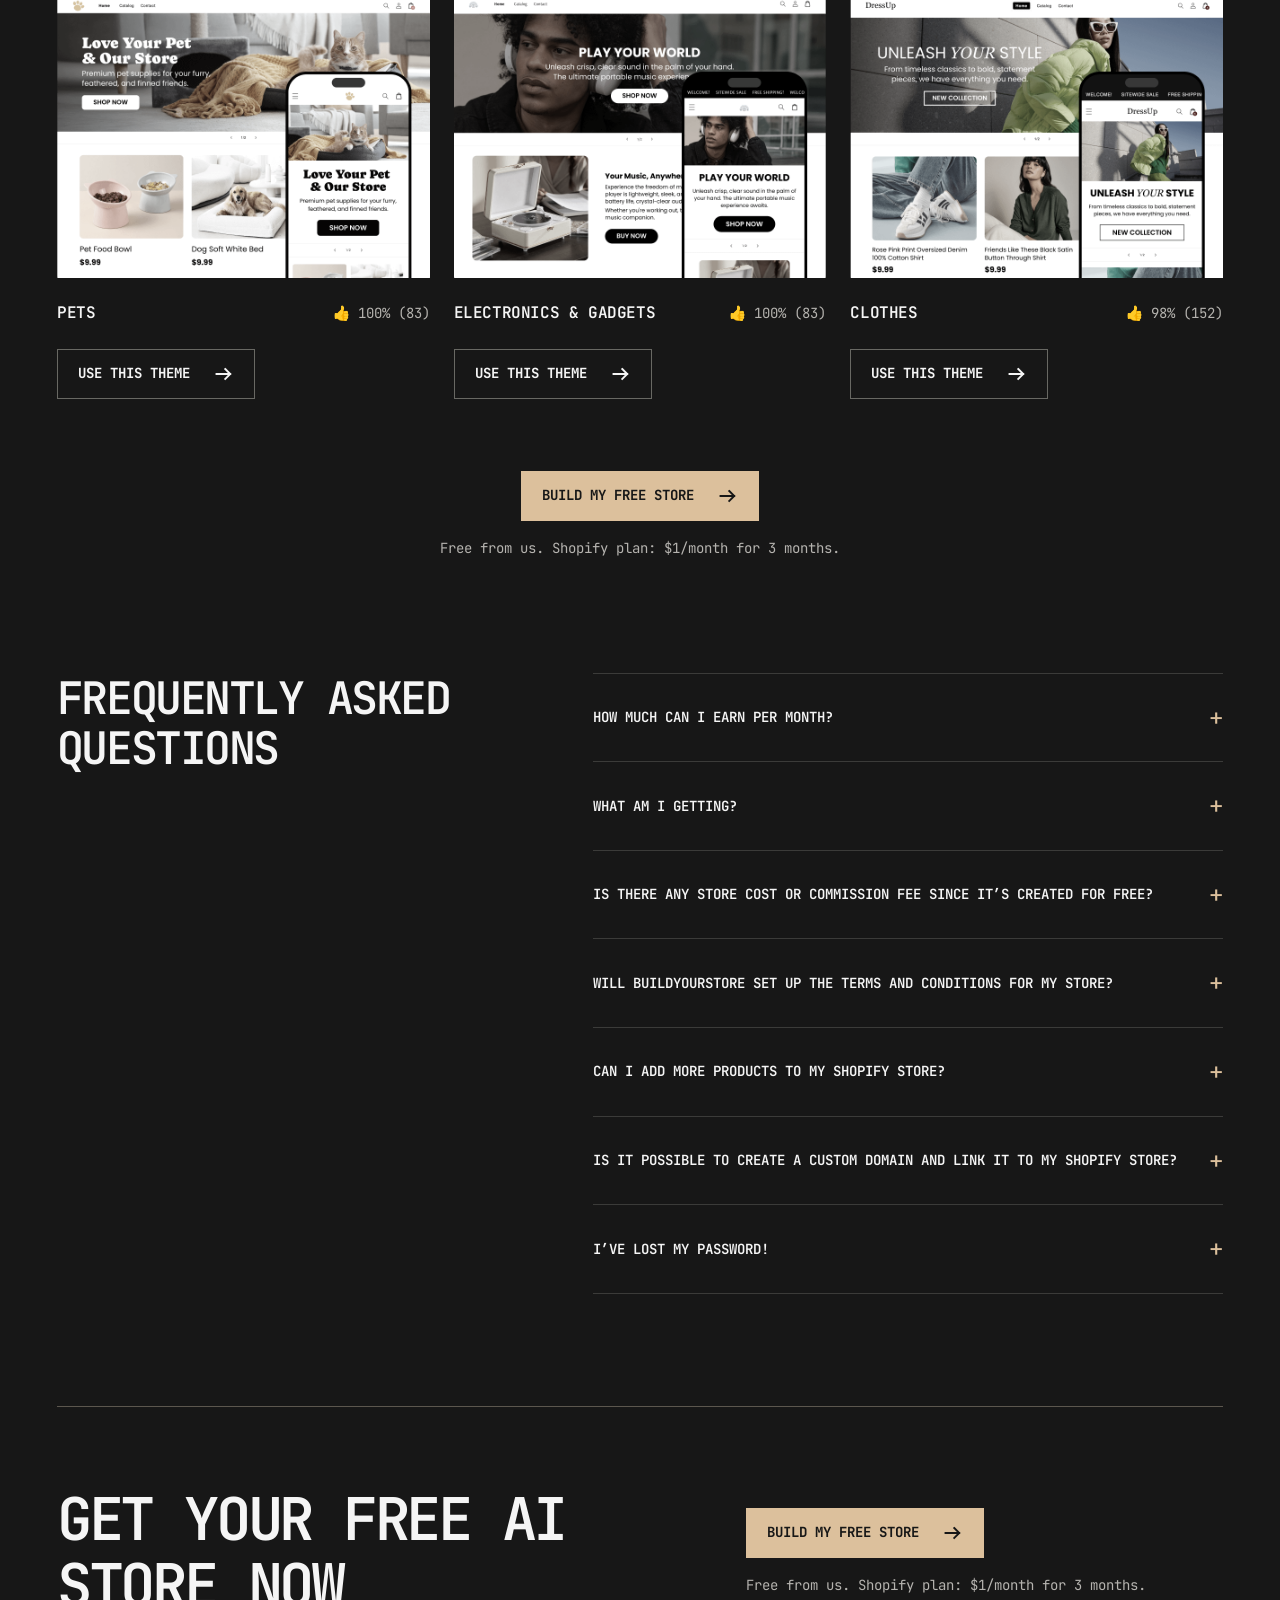
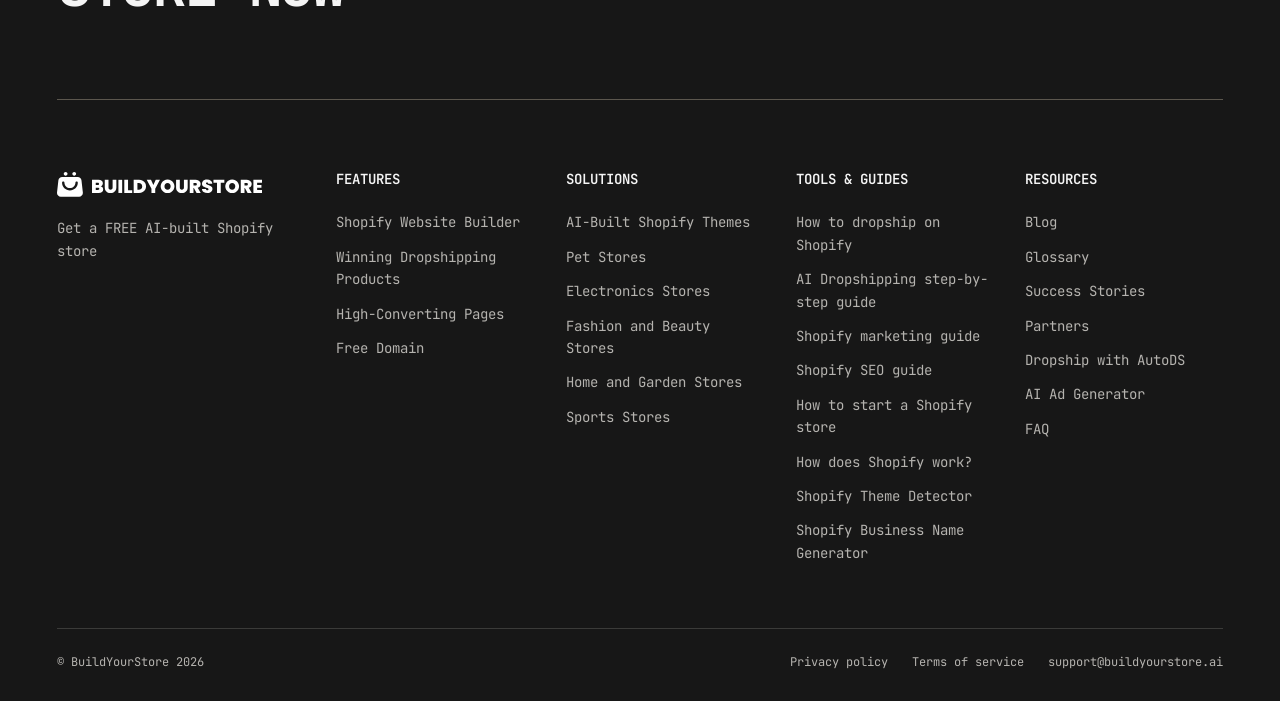
<file: concepts/concept-a.html>
<!doctype html>
<html lang="en"><head><meta charset="utf-8"><meta name="viewport" content="width=device-width, initial-scale=1"><meta name="color-scheme" content="dark"><title>BYS · Minimal Editorial</title><link rel="preconnect" href="https://fonts.googleapis.com"><link rel="preconnect" href="https://fonts.gstatic.com" crossorigin><link href="https://fonts.googleapis.com/css2?family=JetBrains+Mono:wght@400;600;700&display=swap" rel="stylesheet"><link rel="stylesheet" href="landing.css"><script src="content.js" defer></script><script src="landing.js" defer></script></head><body data-concept="a"></body></html>
</file>
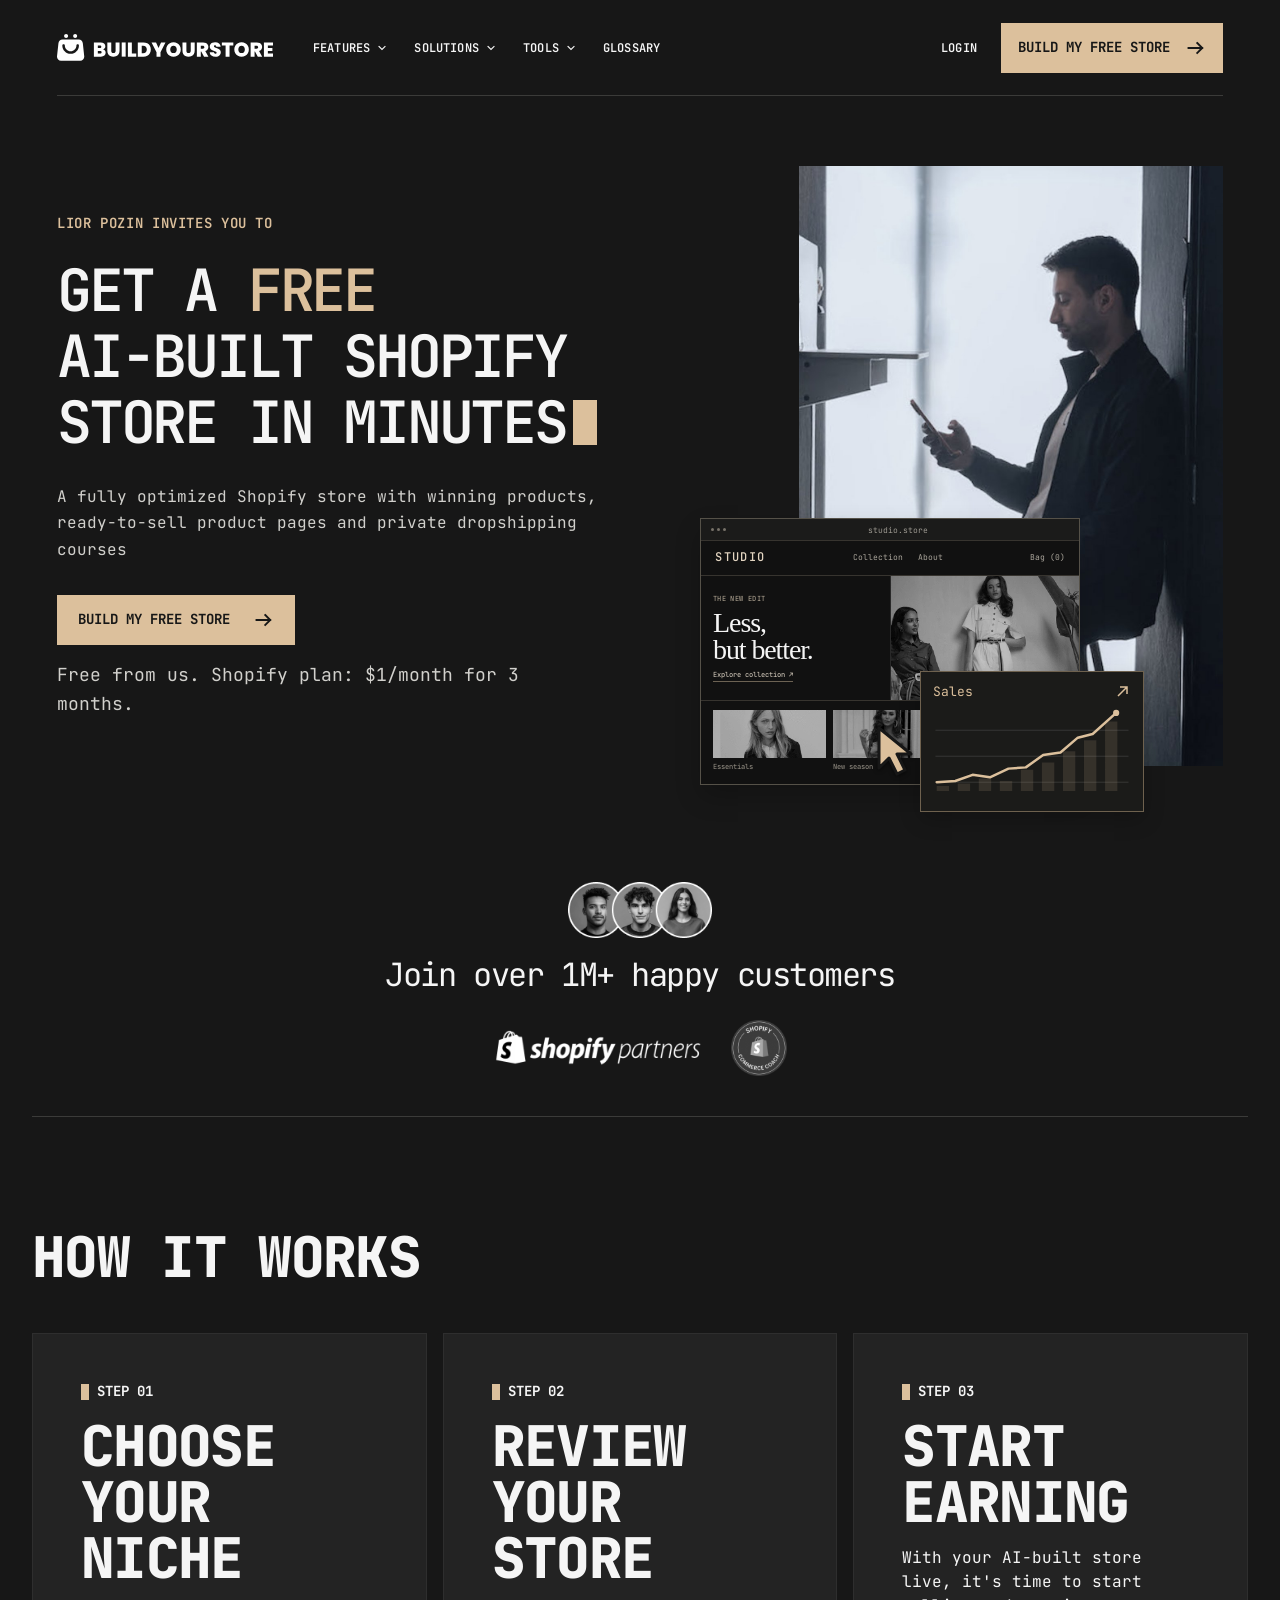
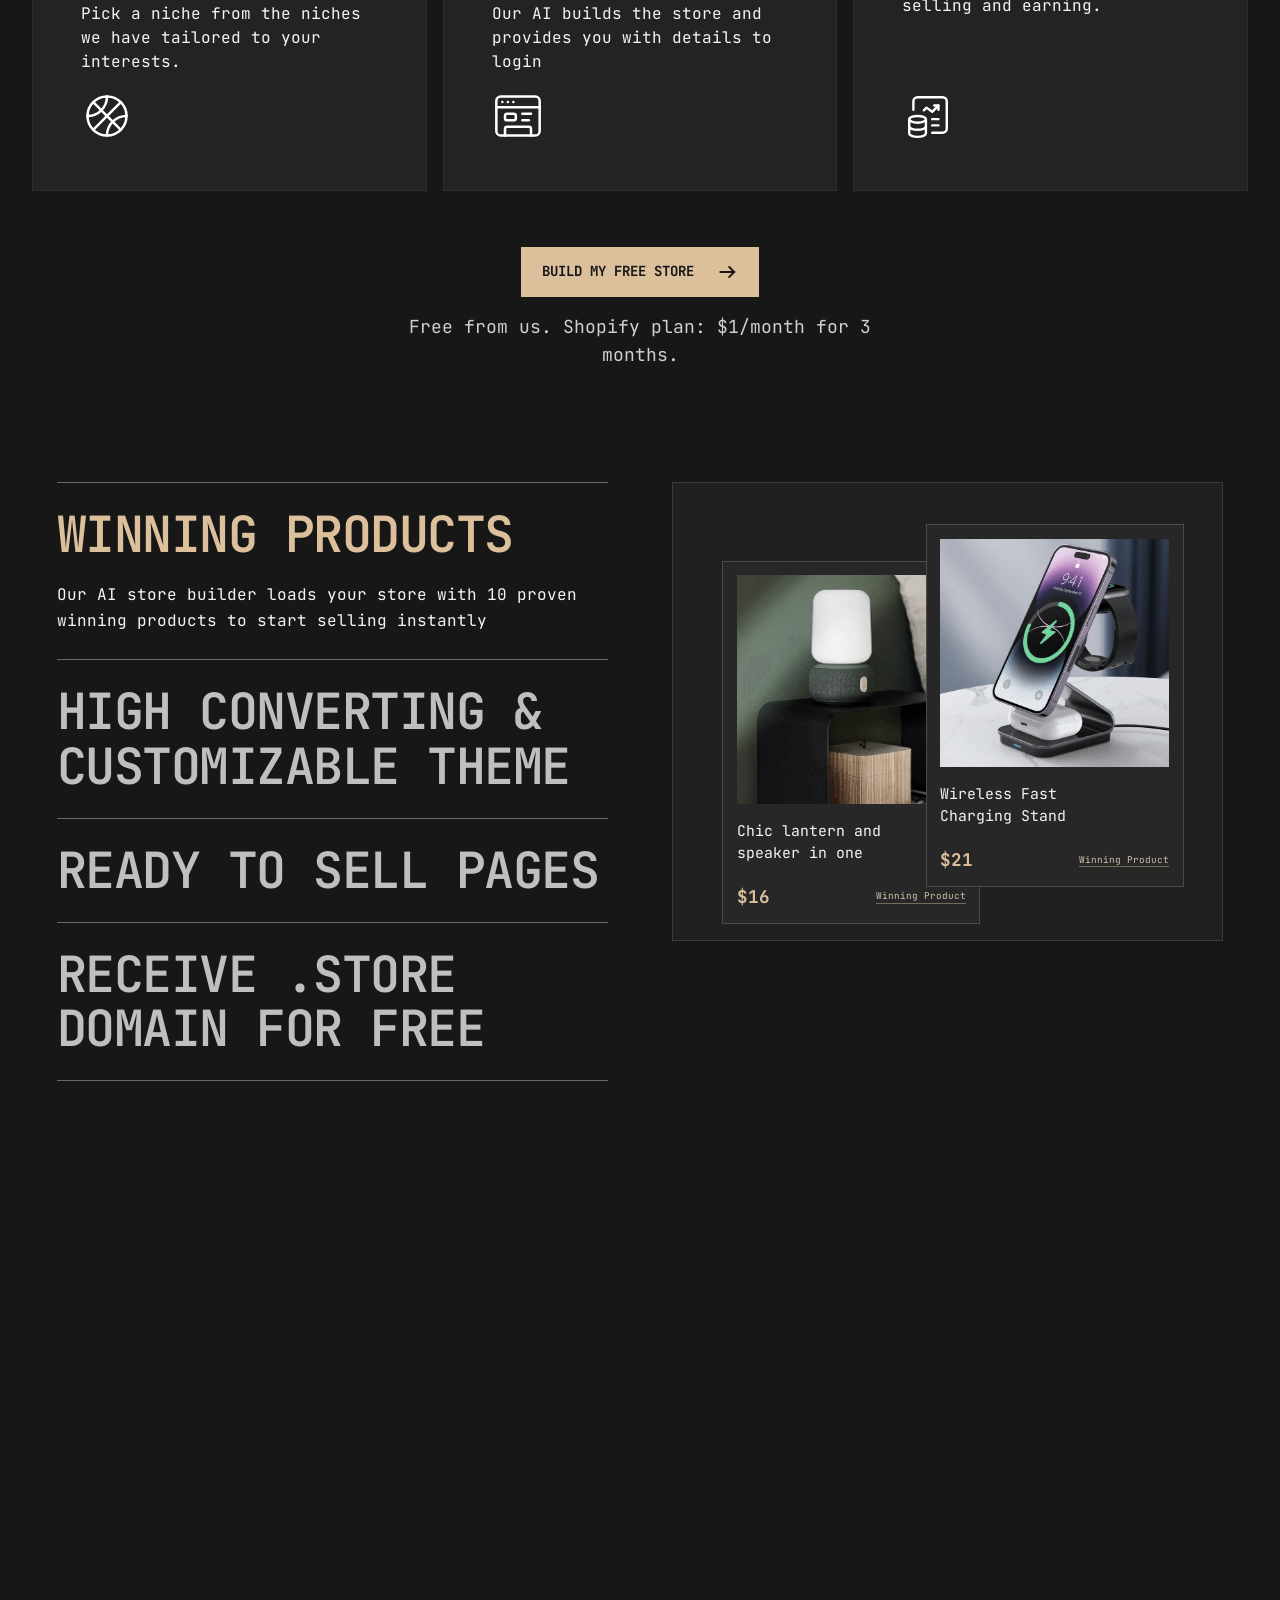
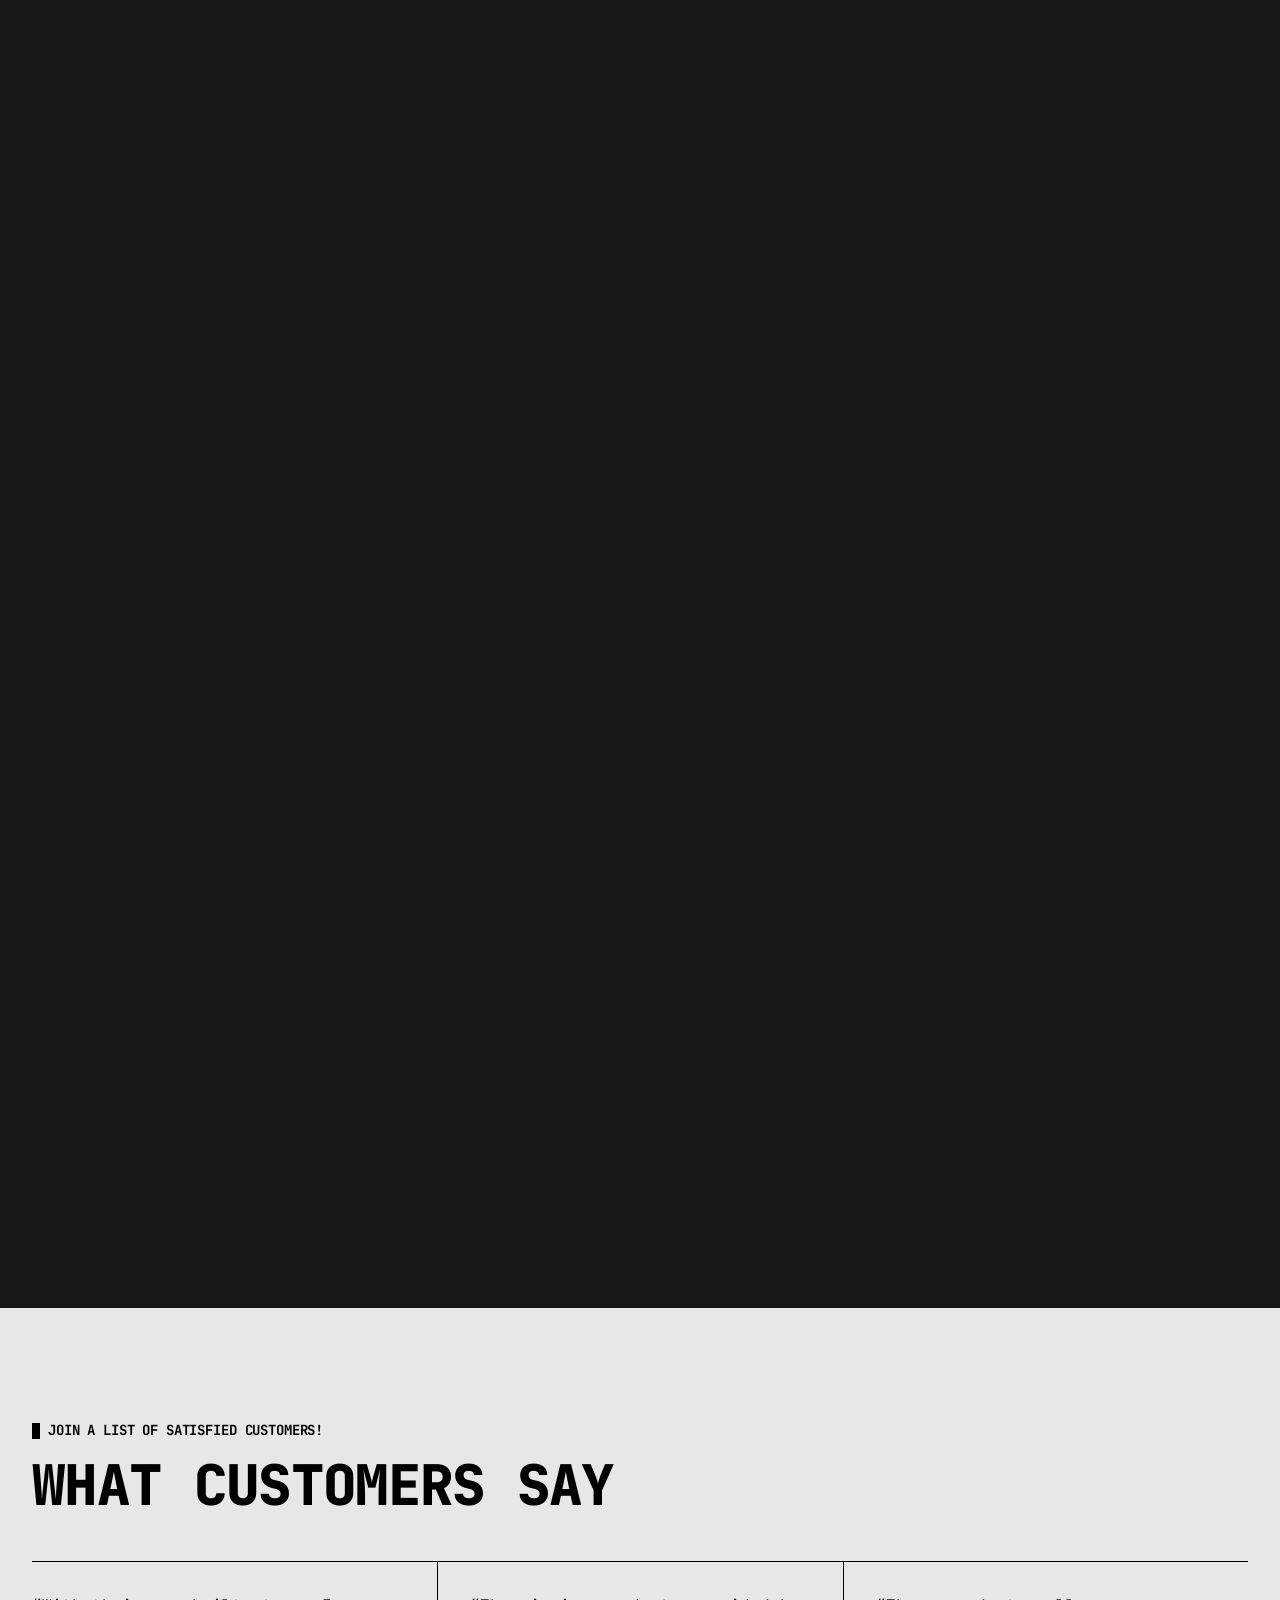
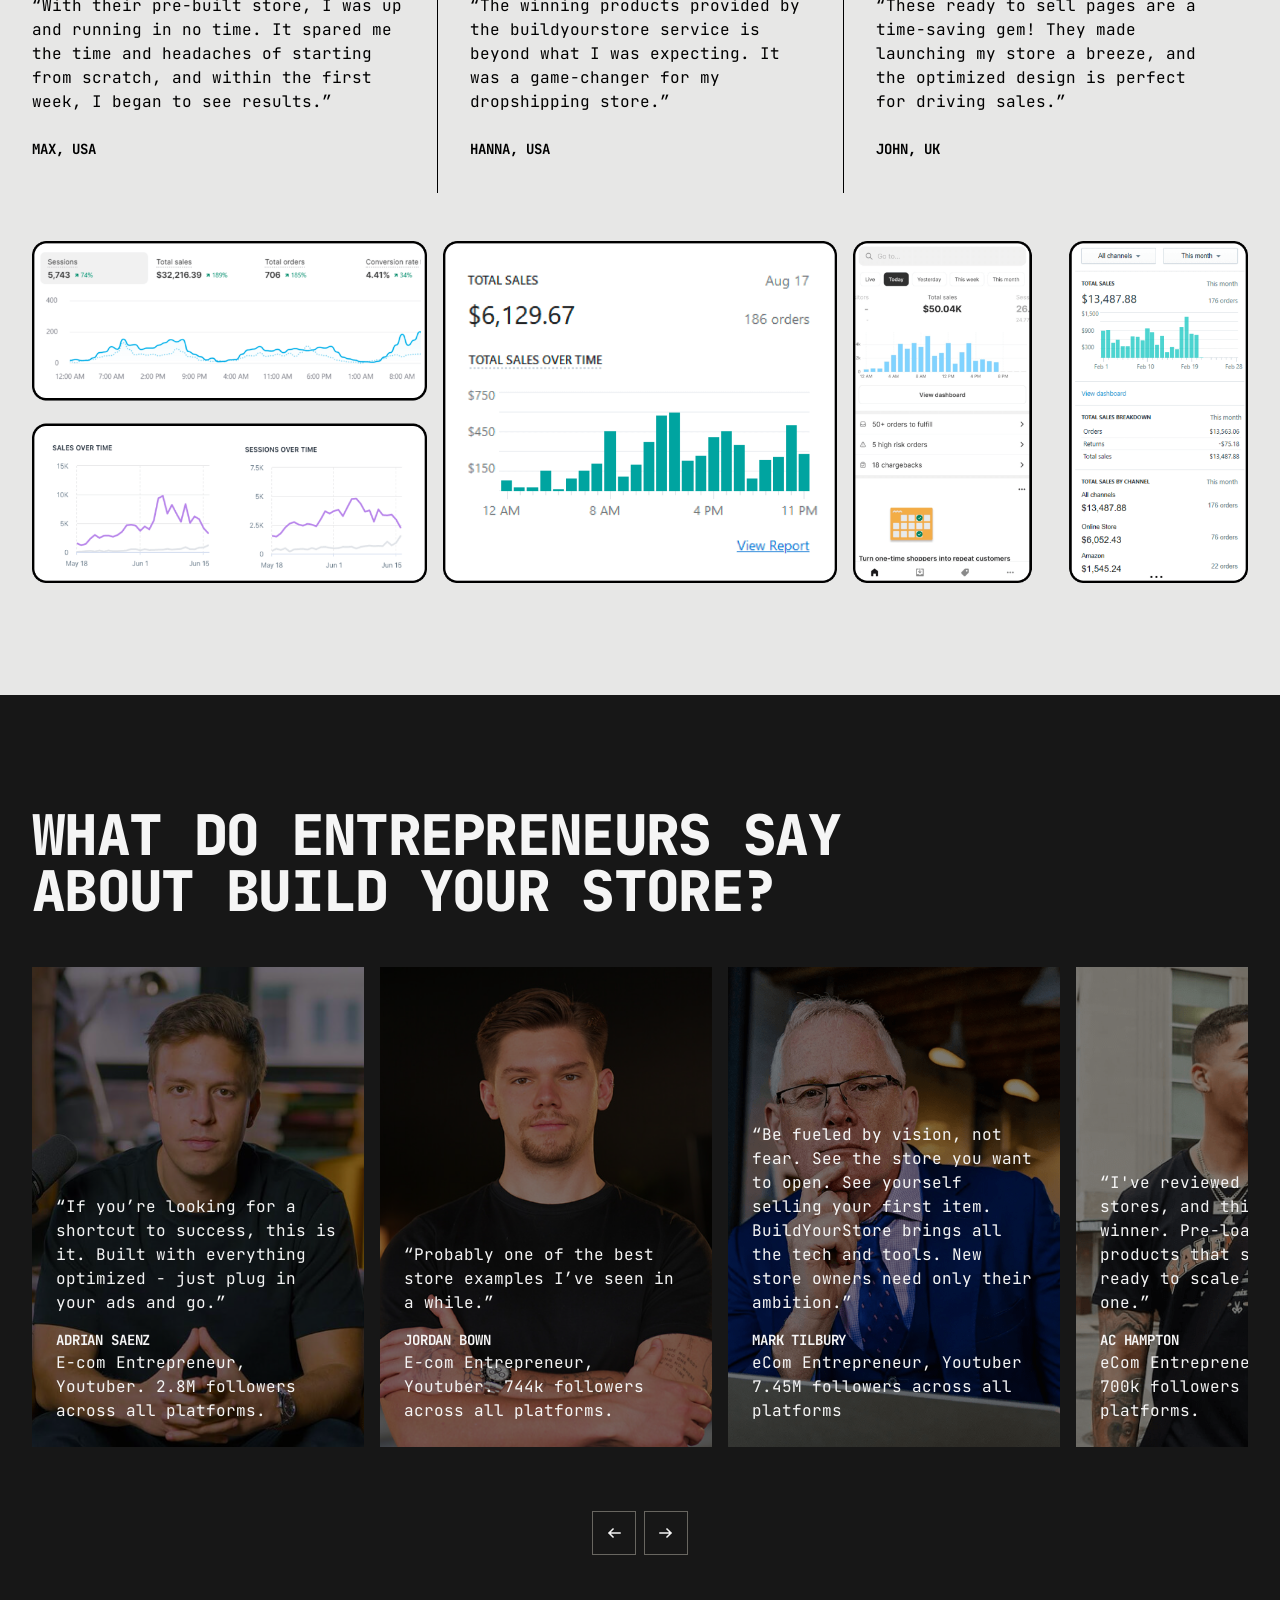
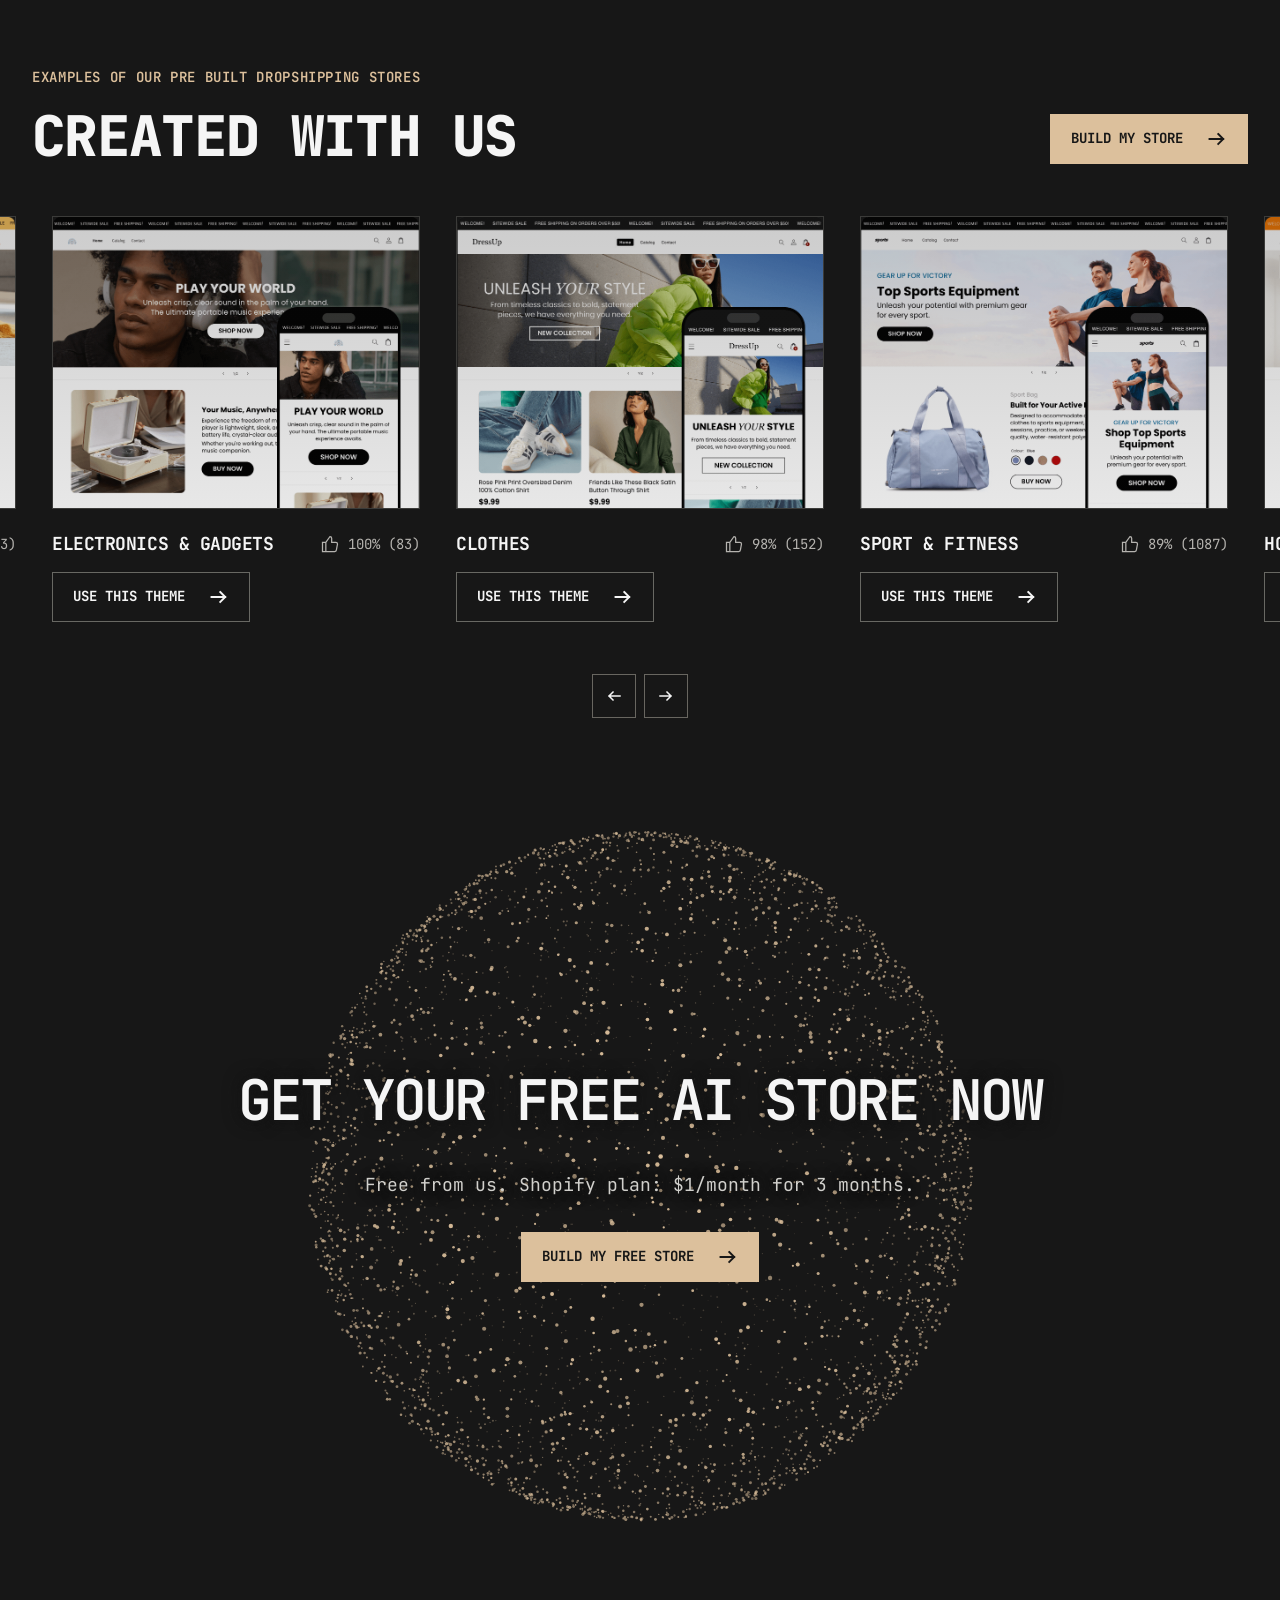
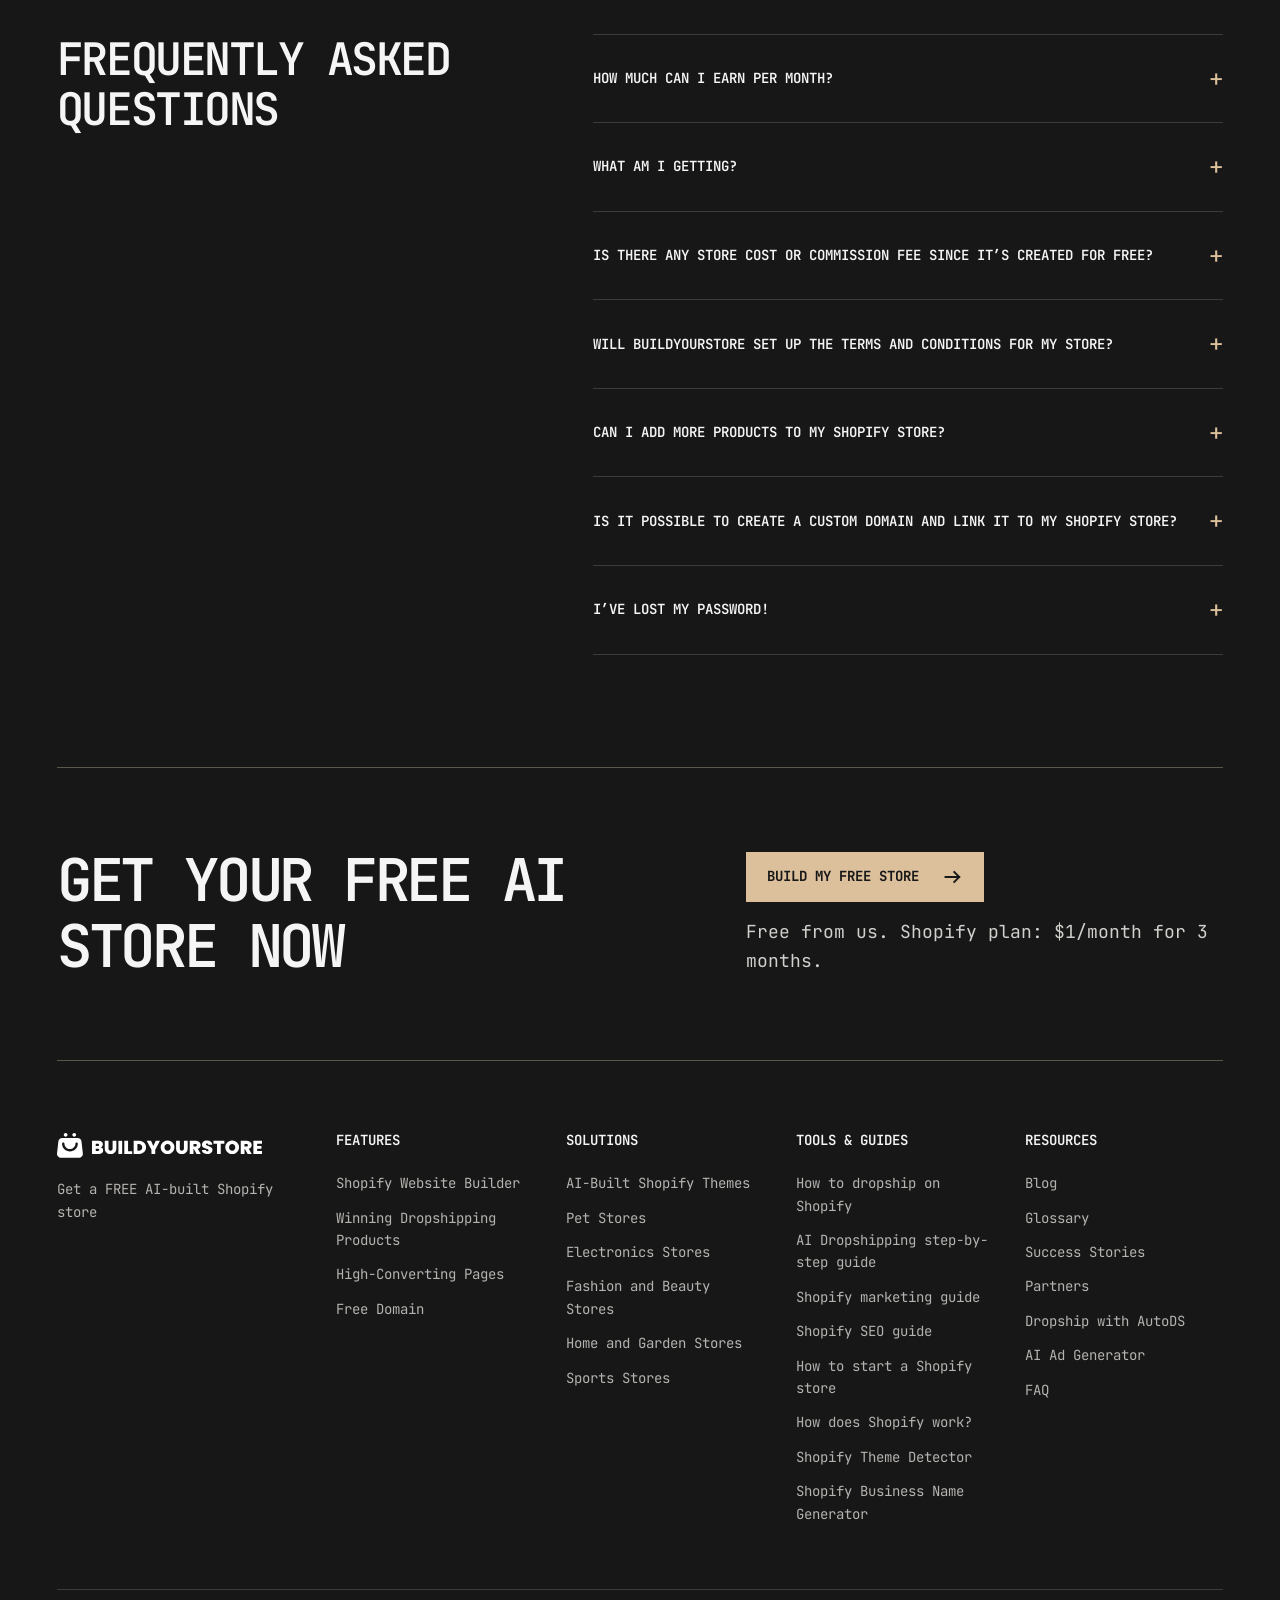
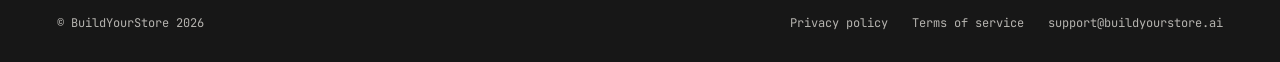
<file: concepts/concept-a2.html>
<!doctype html>
<html lang="en"><head><meta charset="utf-8"><meta name="viewport" content="width=device-width, initial-scale=1"><meta name="color-scheme" content="dark"><title>BYS · A2 — Editorial Features</title><link rel="preconnect" href="https://fonts.googleapis.com"><link rel="preconnect" href="https://fonts.gstatic.com" crossorigin><link href="https://fonts.googleapis.com/css2?family=JetBrains+Mono:wght@400;600;700&display=swap" rel="stylesheet"><link rel="stylesheet" href="landing.css?v=a2-20261120-preview-crop2"><script src="content.js?v=a2-20261119-cta4" defer></script><script src="landing.js?v=a2-20261120-arrows" defer></script><script src="theme-gallery.js?v=a2-20261120-gallery2" defer></script><script src="particle-cta.js?v=a2-20261120-sphere2" defer></script></head><body data-concept="a" data-feature-layout="editorial" data-hero-visual="modular-store"></body></html>
</file>
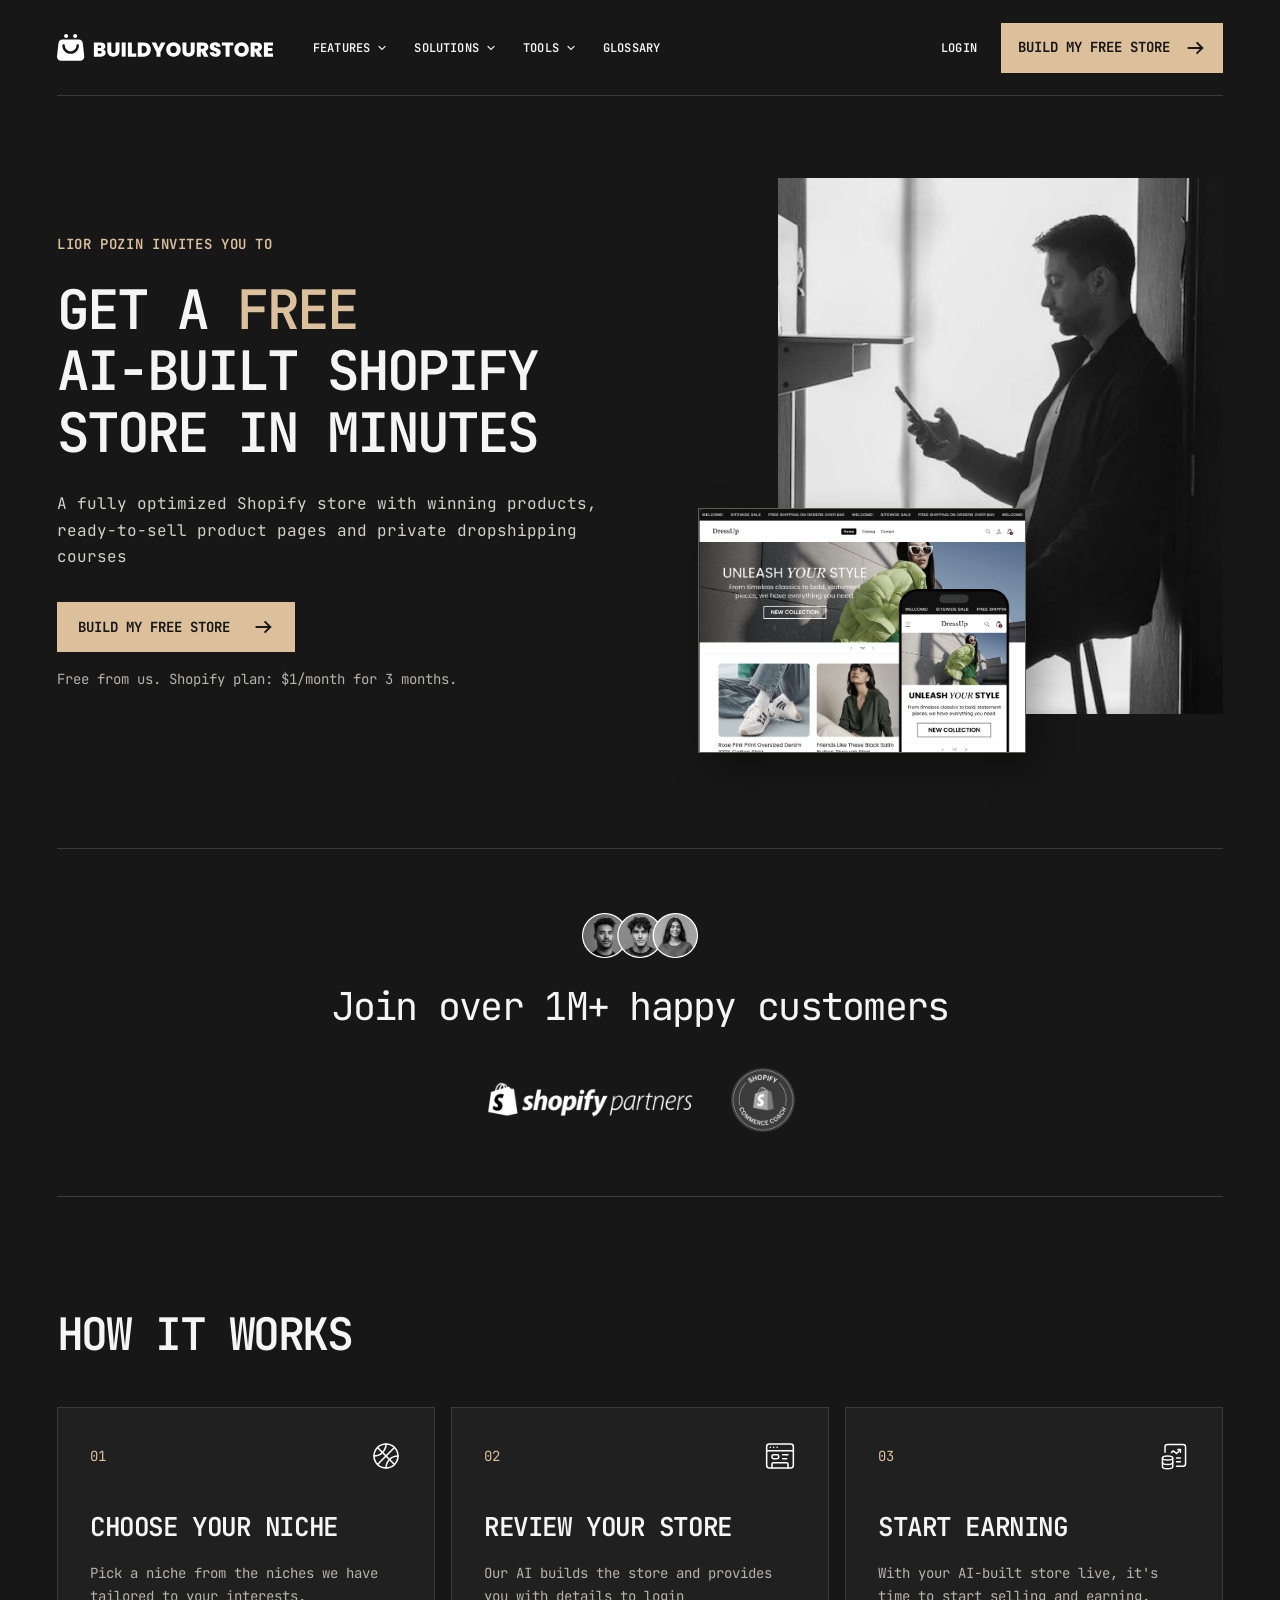
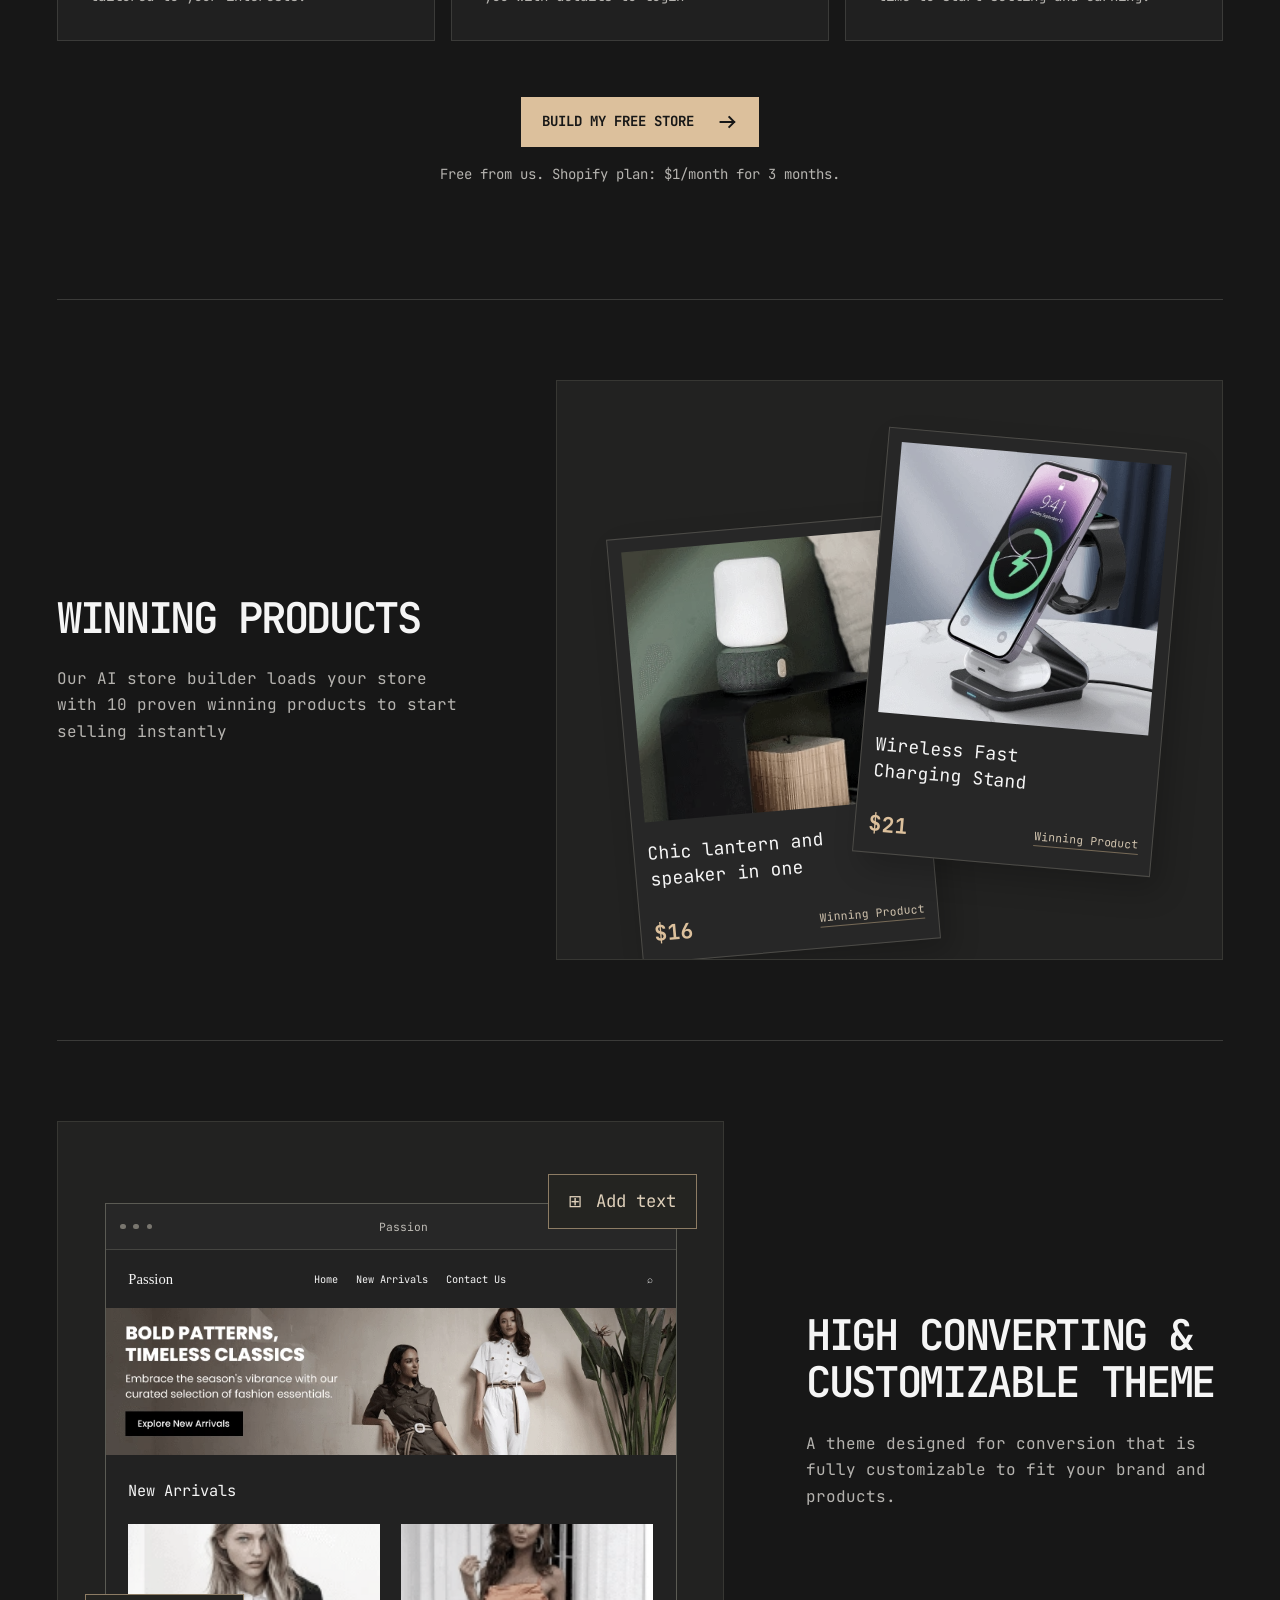
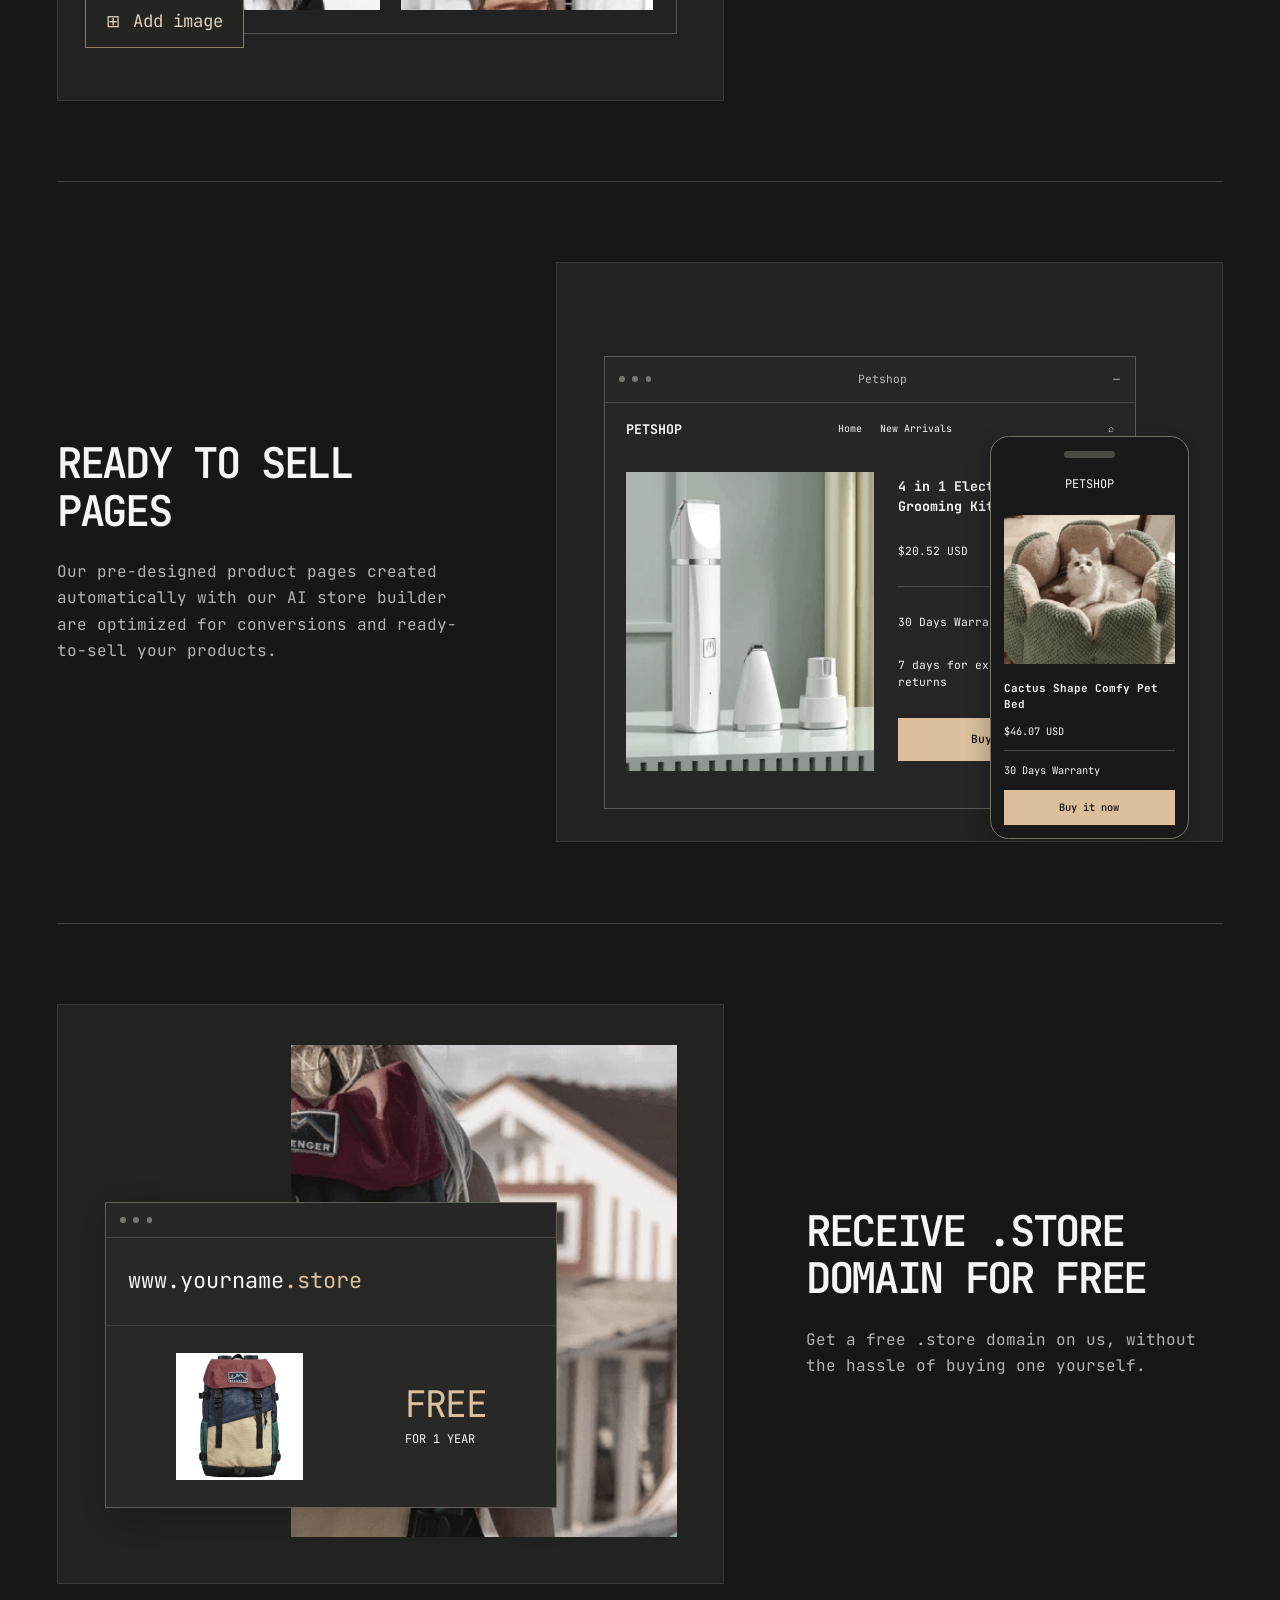
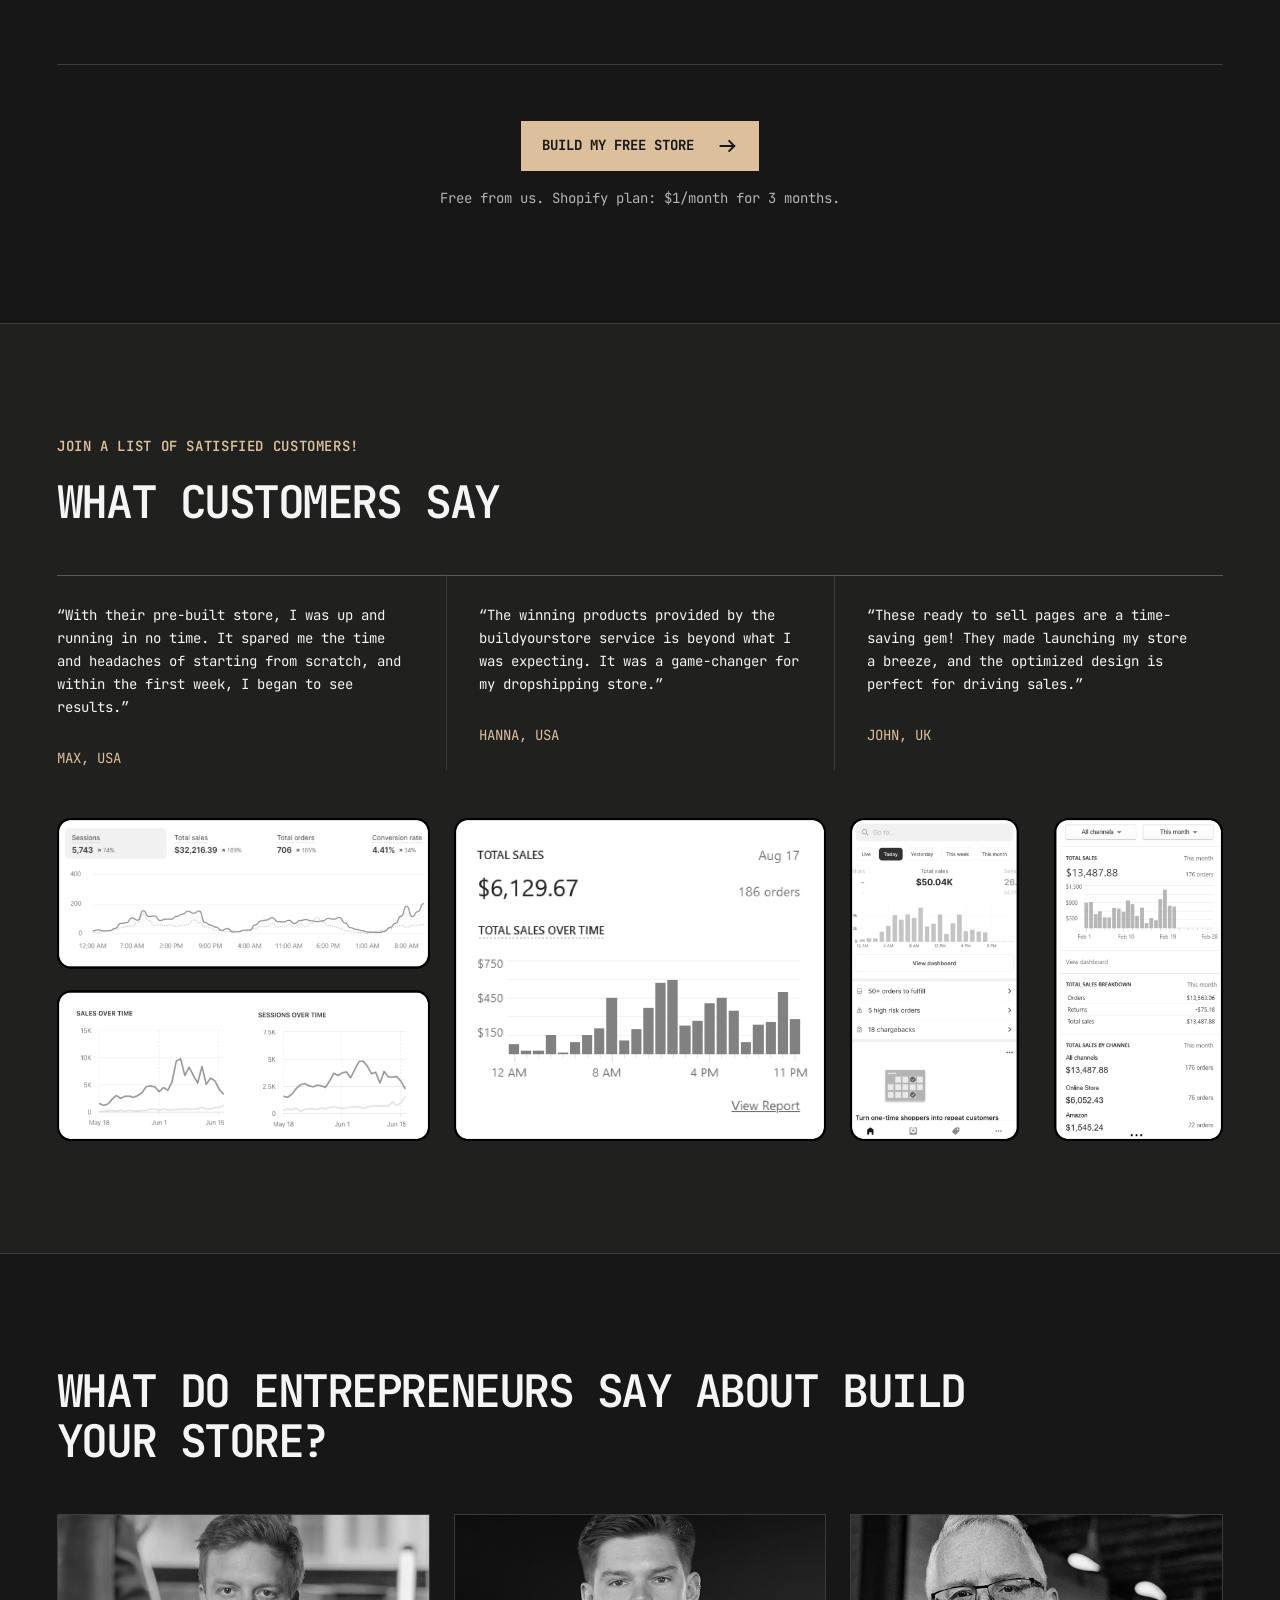
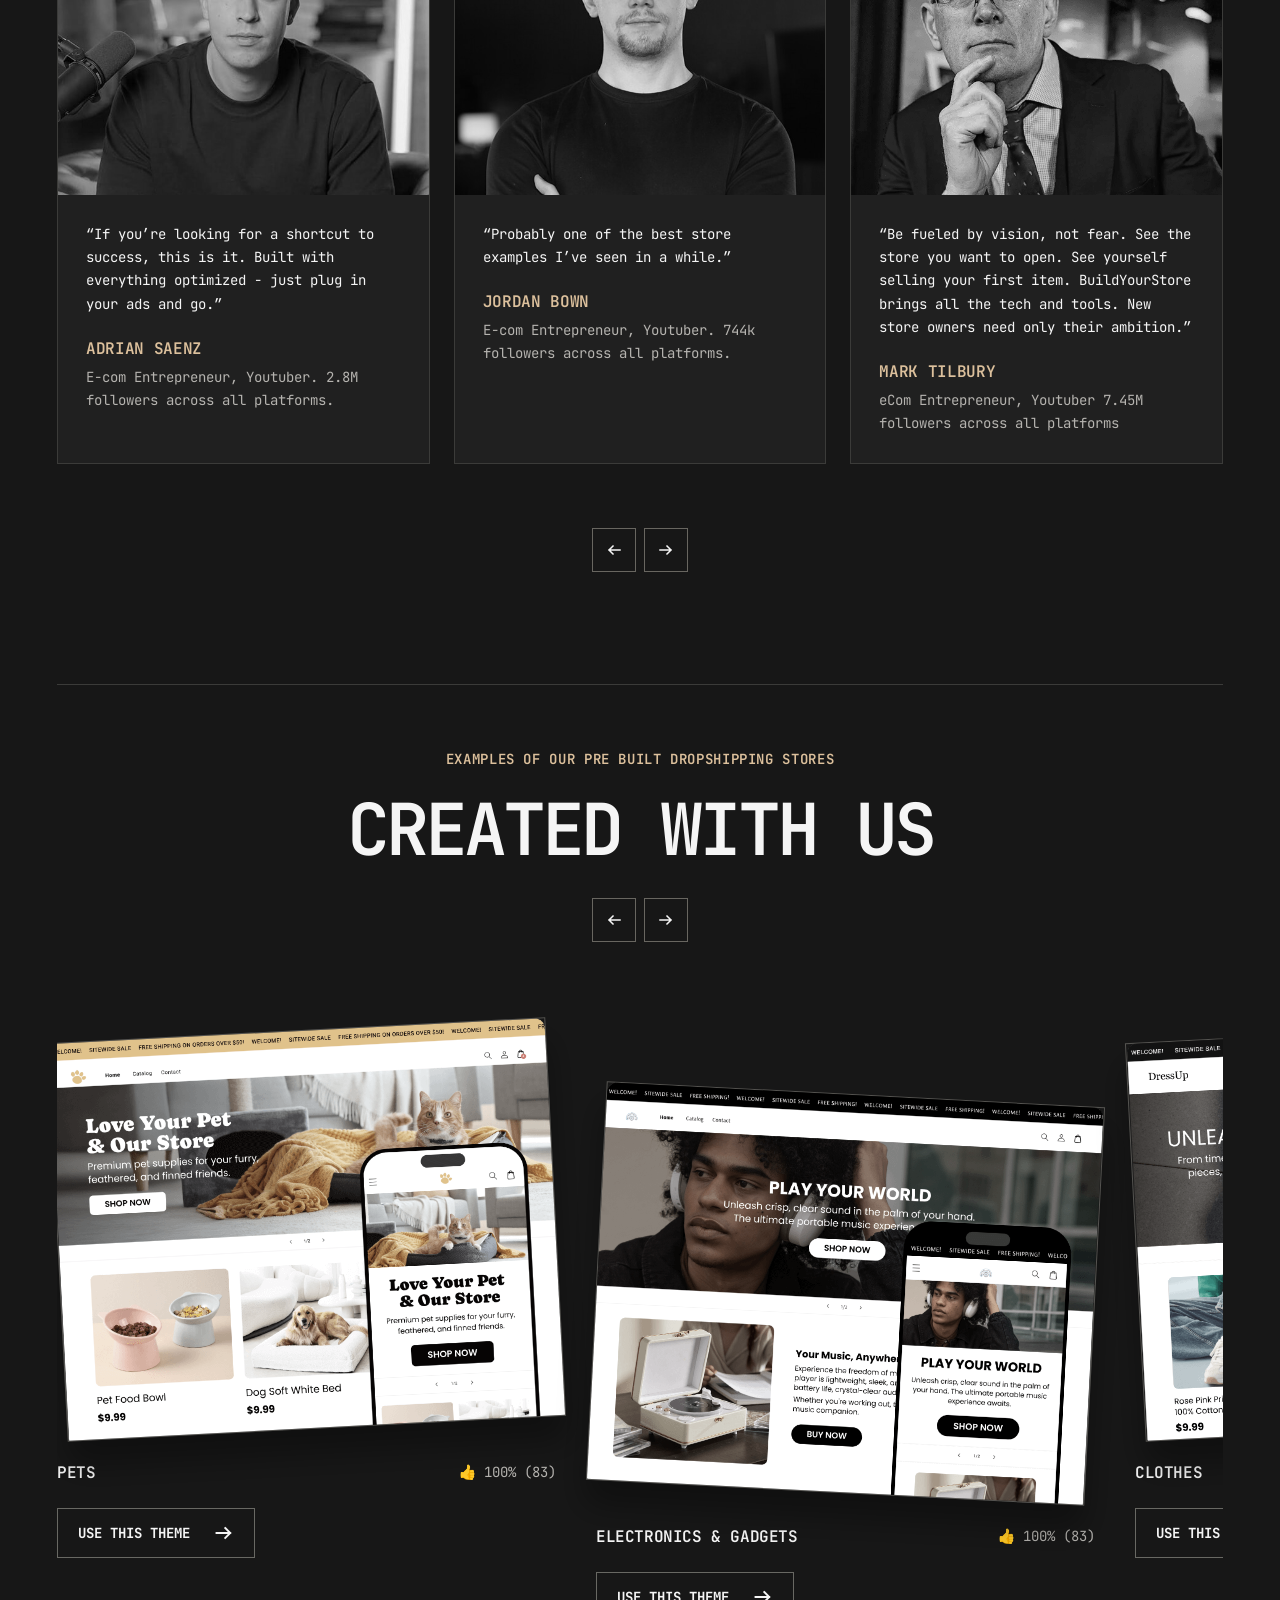
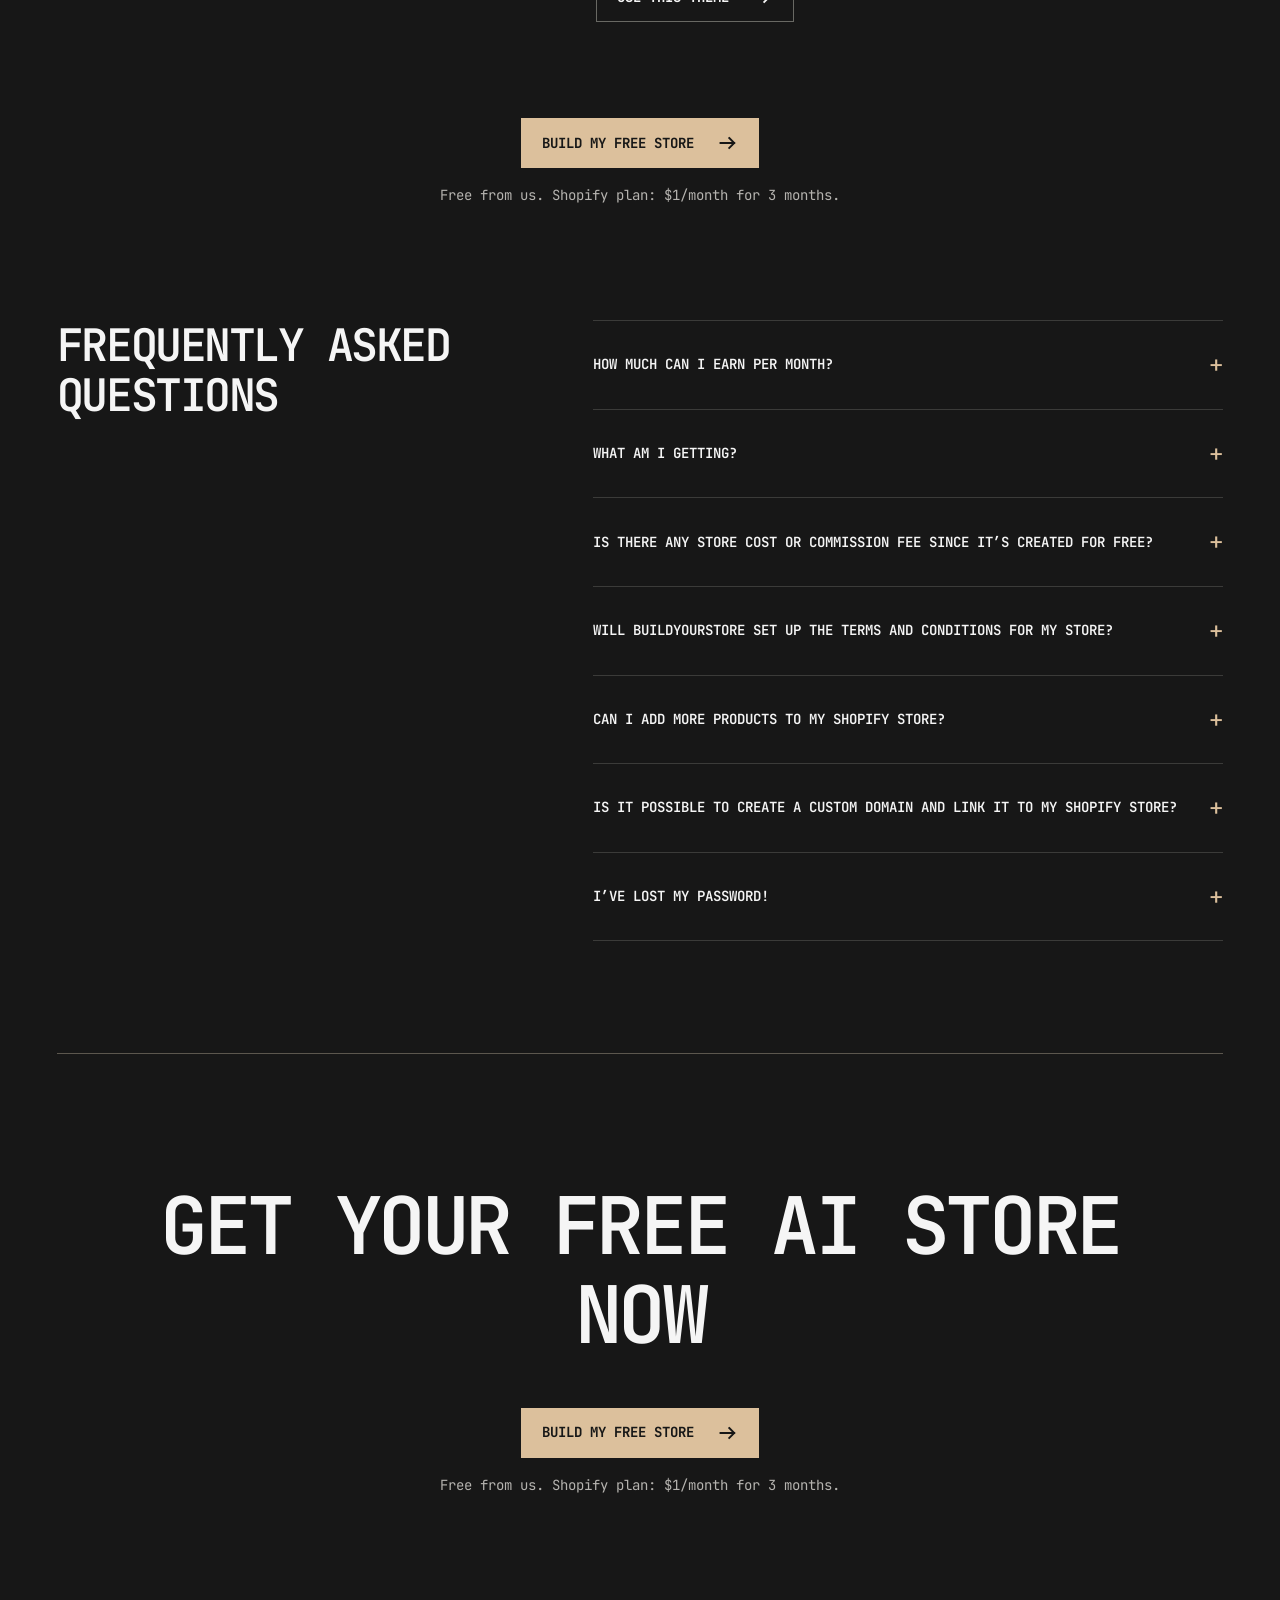
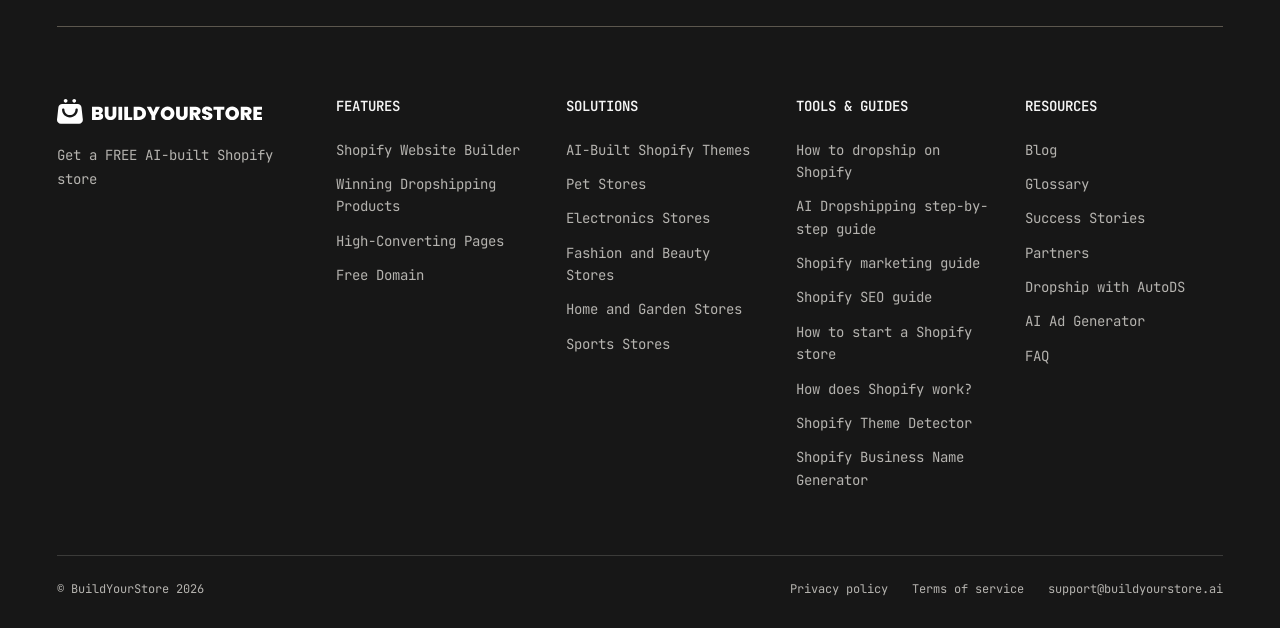
<file: concepts/concept-b.html>
<!doctype html>
<html lang="en"><head><meta charset="utf-8"><meta name="viewport" content="width=device-width, initial-scale=1"><meta name="color-scheme" content="dark"><title>BYS · Premium Product Showcase</title><link rel="preconnect" href="https://fonts.googleapis.com"><link rel="preconnect" href="https://fonts.gstatic.com" crossorigin><link href="https://fonts.googleapis.com/css2?family=JetBrains+Mono:wght@400;600;700&display=swap" rel="stylesheet"><link rel="stylesheet" href="landing.css"><script src="content.js" defer></script><script src="landing.js" defer></script></head><body data-concept="b"></body></html>
</file>
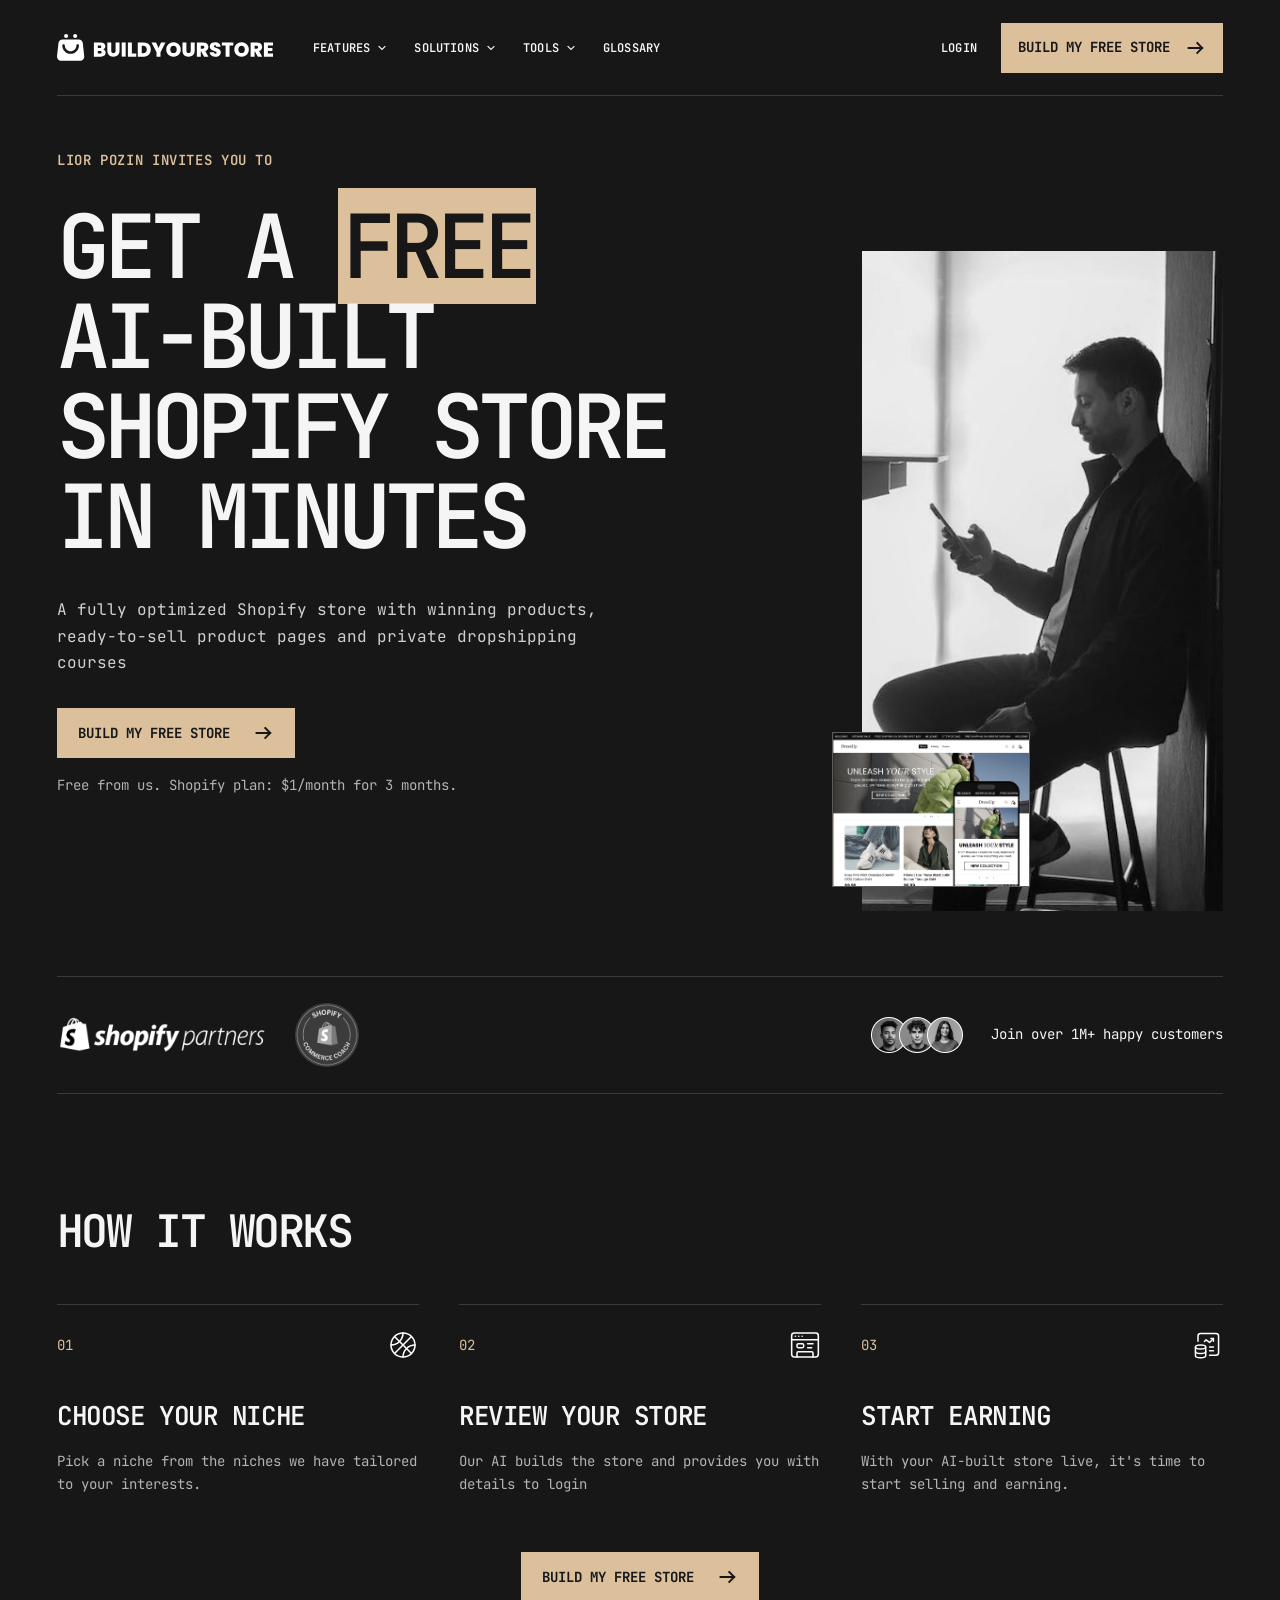
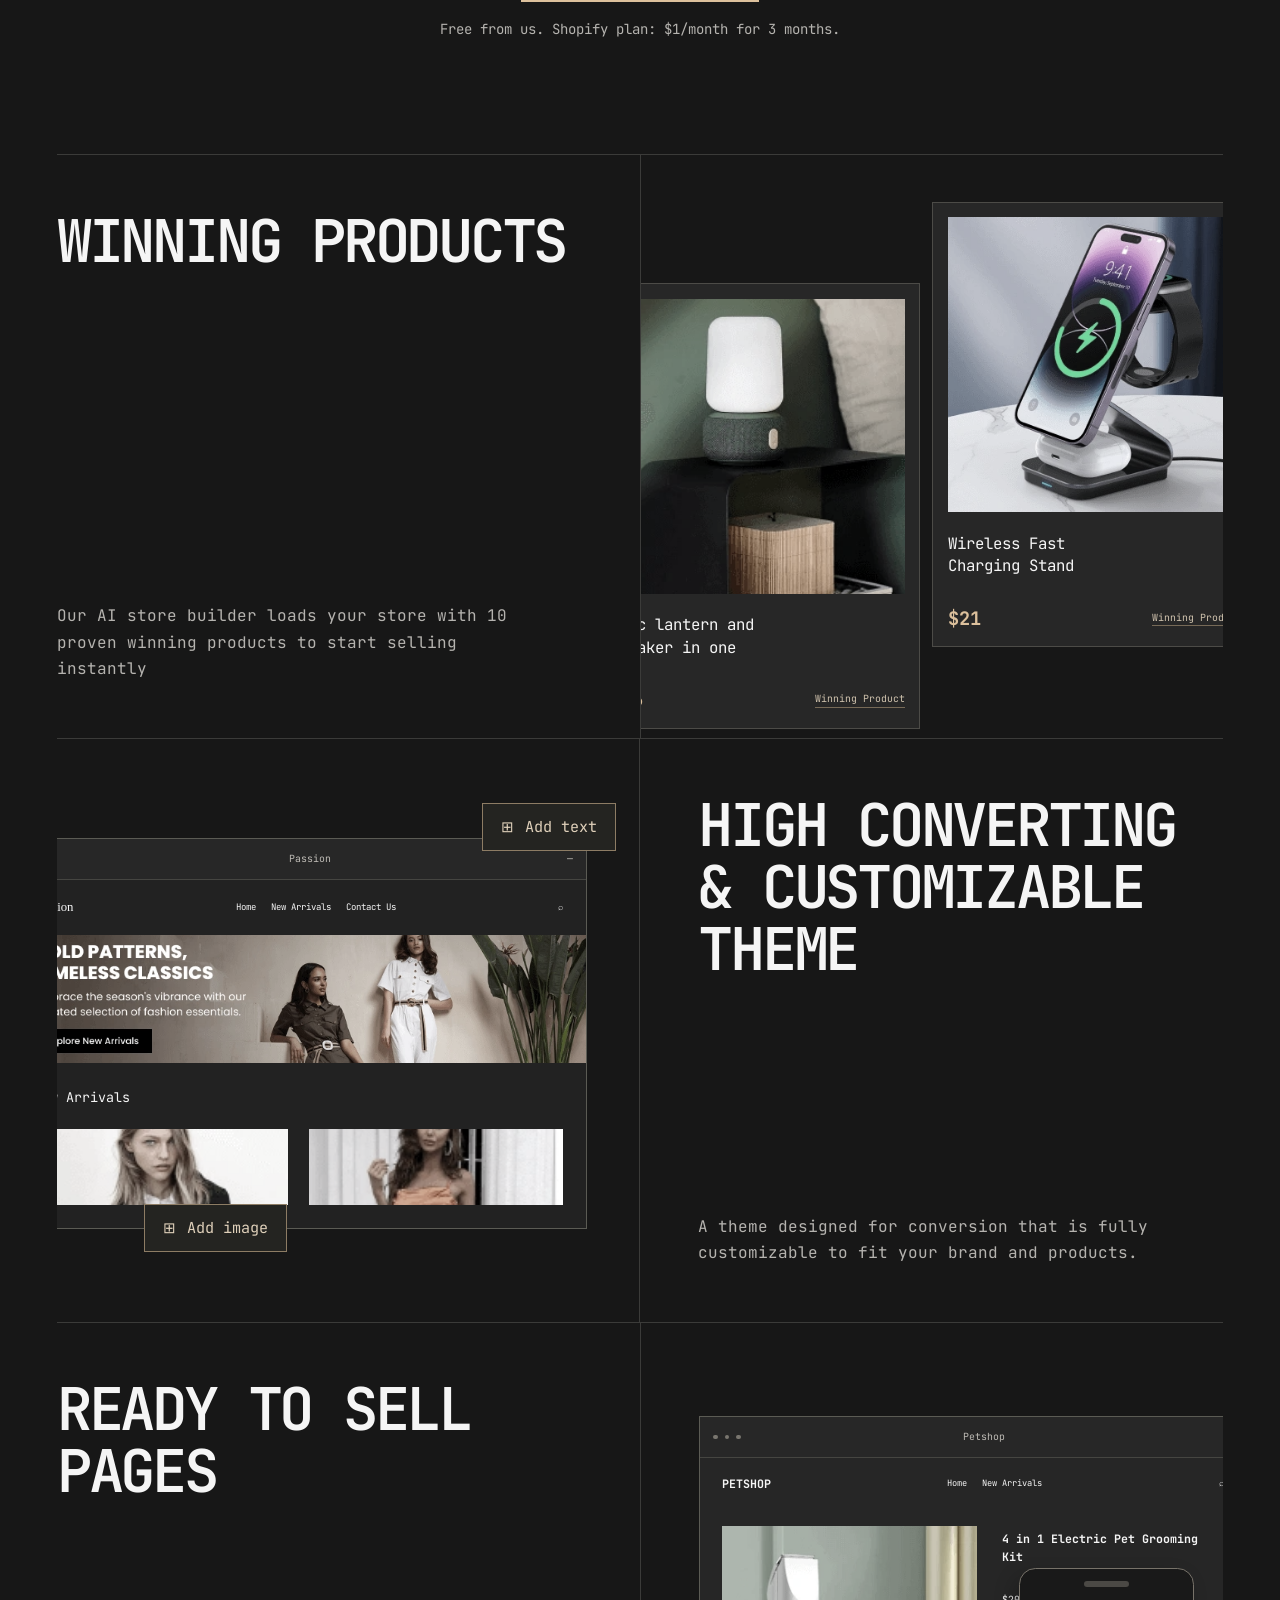
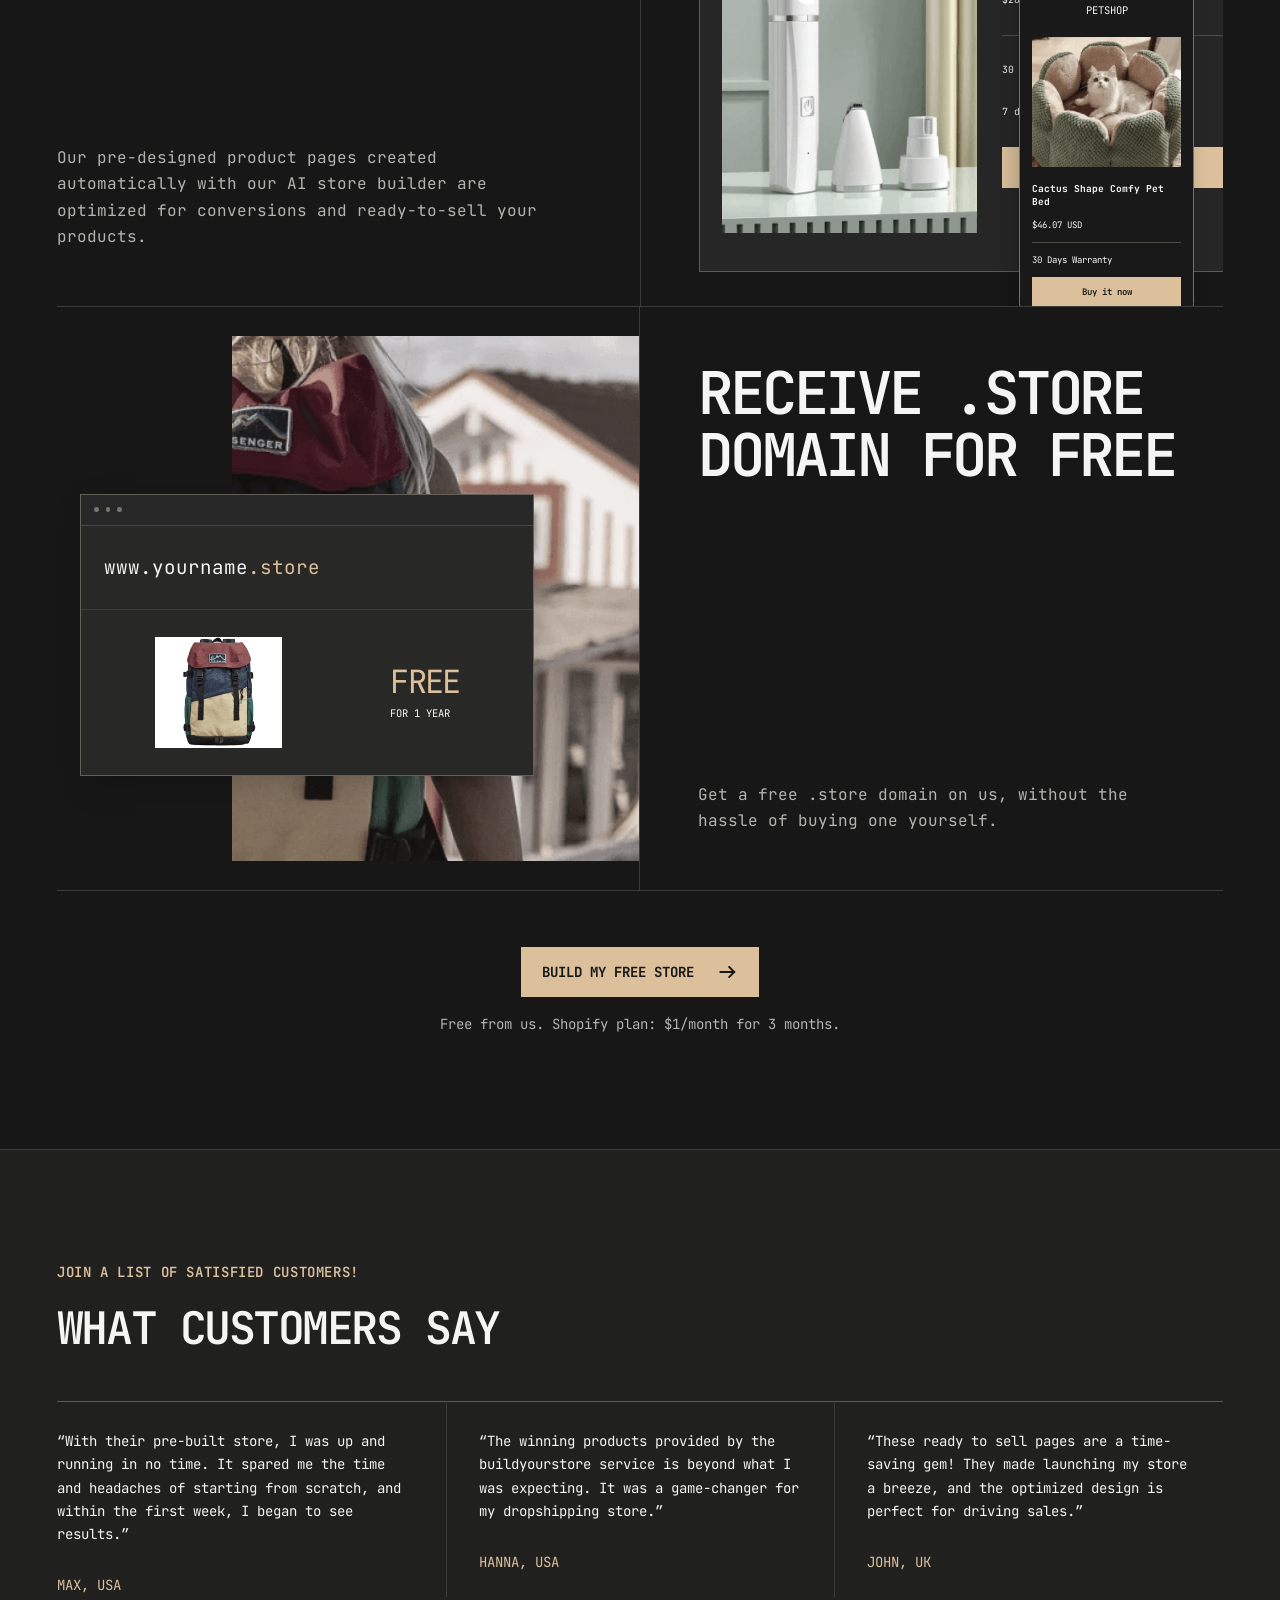
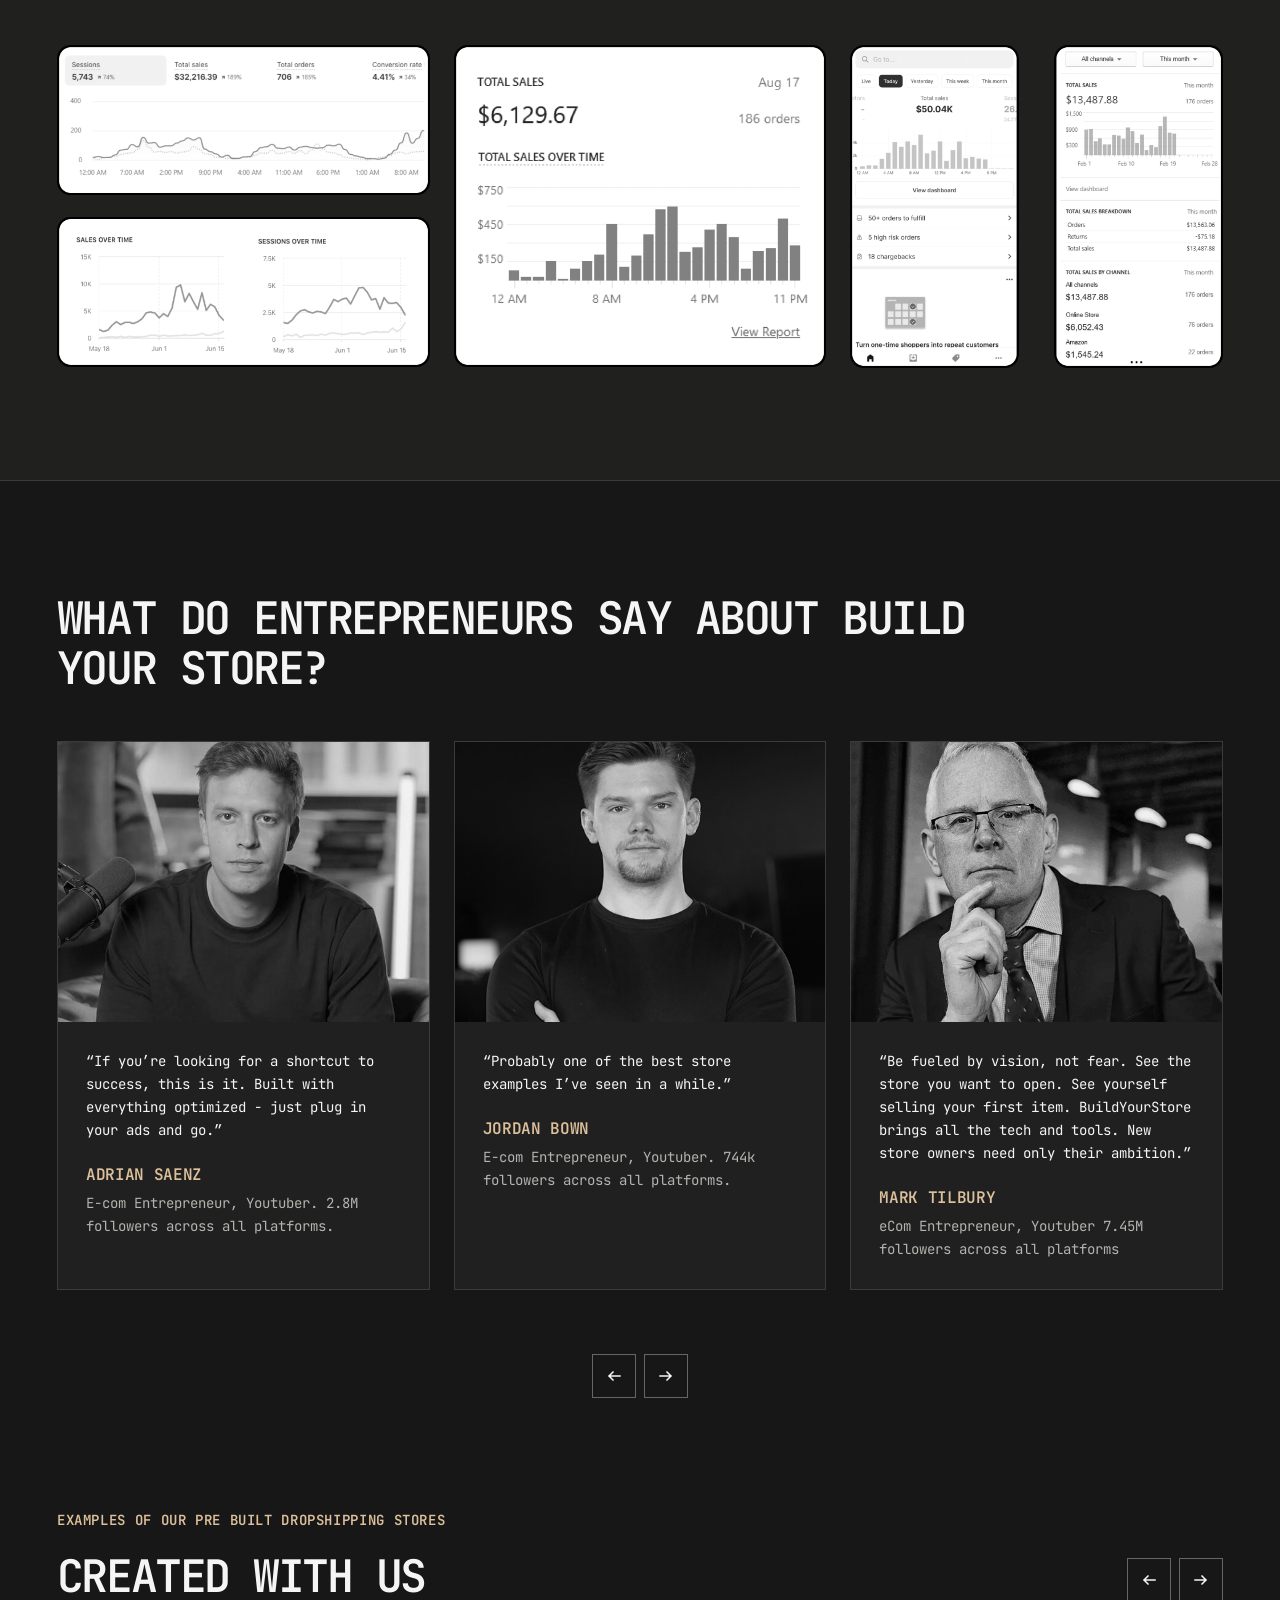
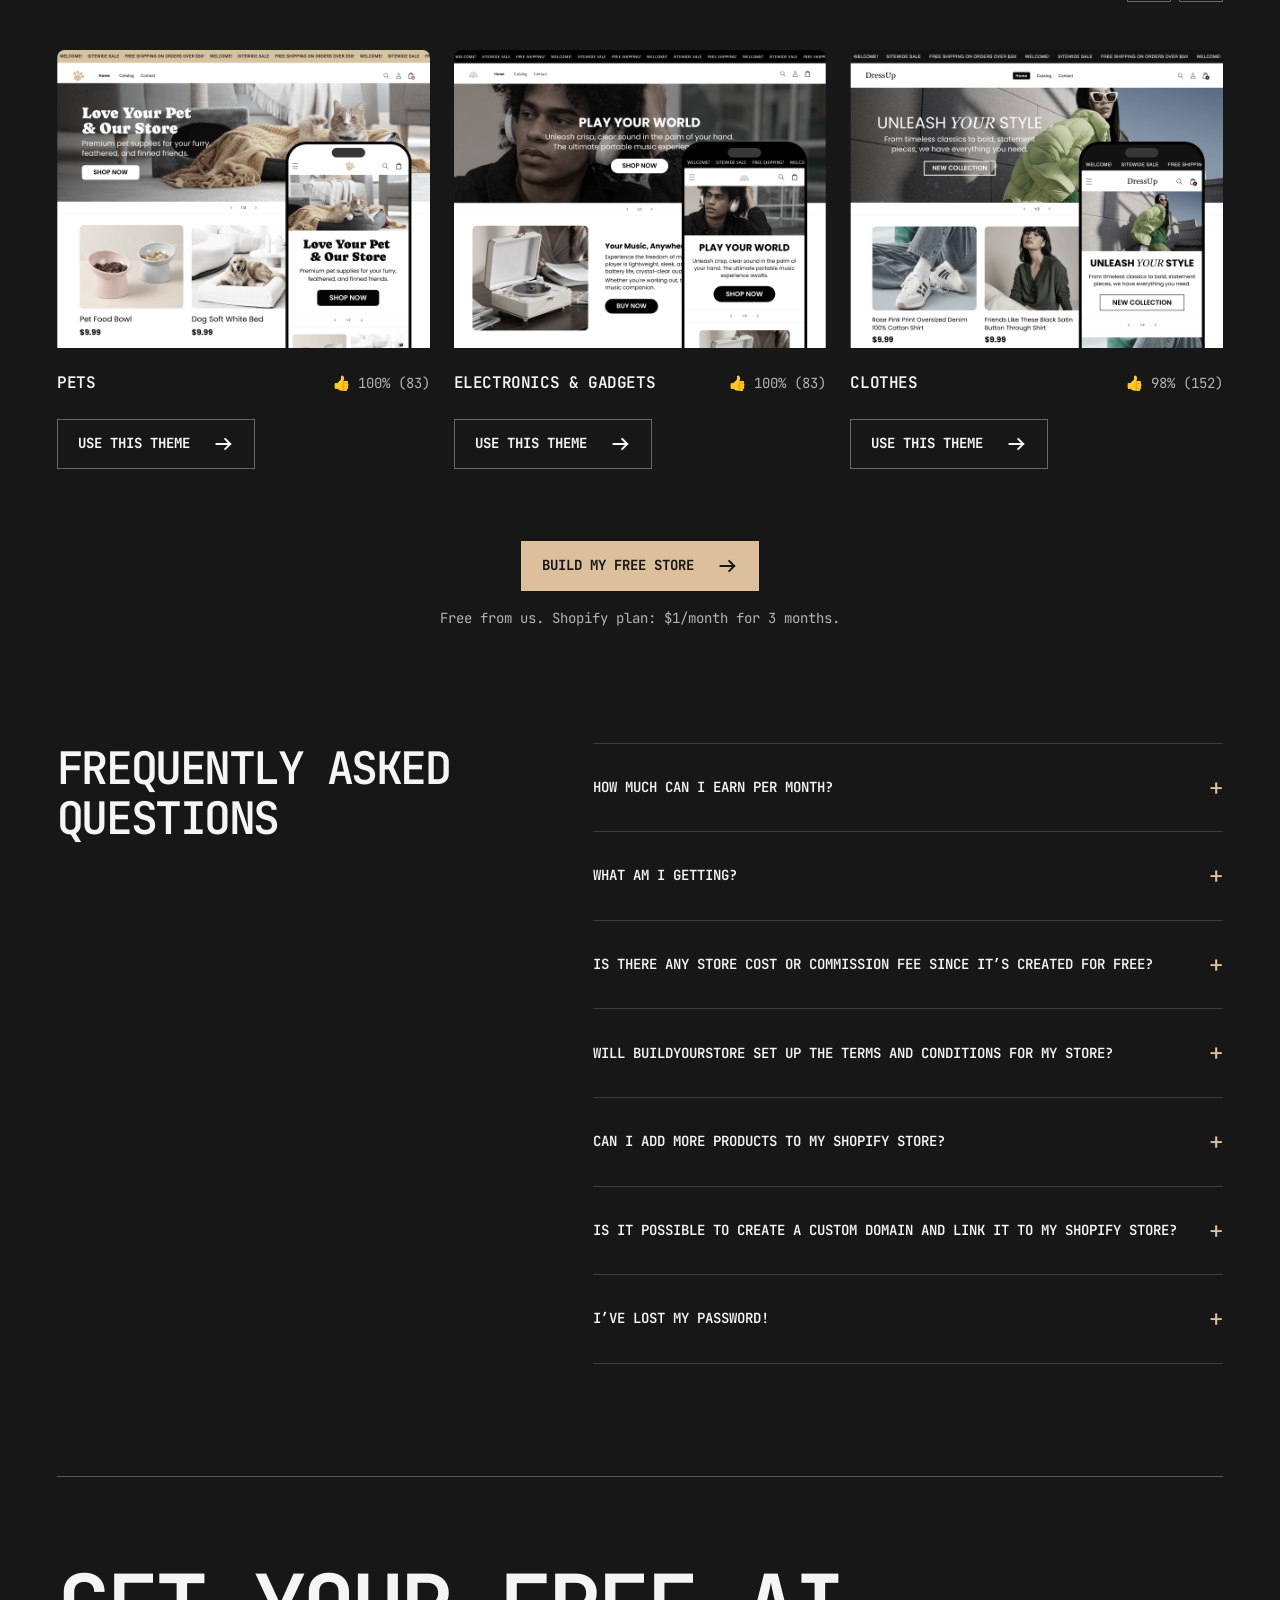
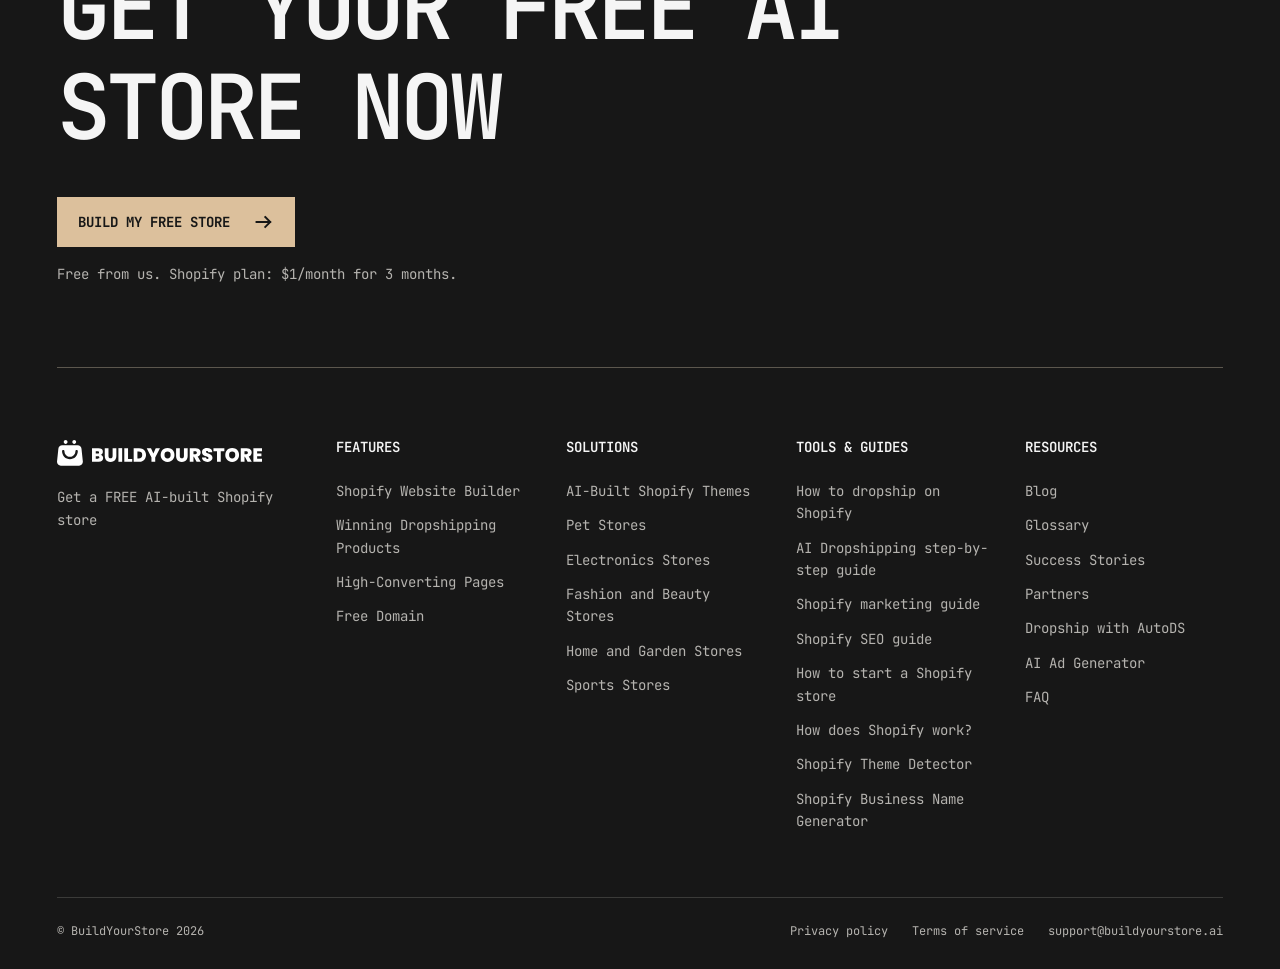
<file: concepts/concept-c.html>
<!doctype html>
<html lang="en"><head><meta charset="utf-8"><meta name="viewport" content="width=device-width, initial-scale=1"><meta name="color-scheme" content="dark"><title>BYS · Bold Brutalist</title><link rel="preconnect" href="https://fonts.googleapis.com"><link rel="preconnect" href="https://fonts.gstatic.com" crossorigin><link href="https://fonts.googleapis.com/css2?family=JetBrains+Mono:wght@400;600;700&display=swap" rel="stylesheet"><link rel="stylesheet" href="landing.css"><script src="content.js" defer></script><script src="landing.js" defer></script></head><body data-concept="c"></body></html>
</file>
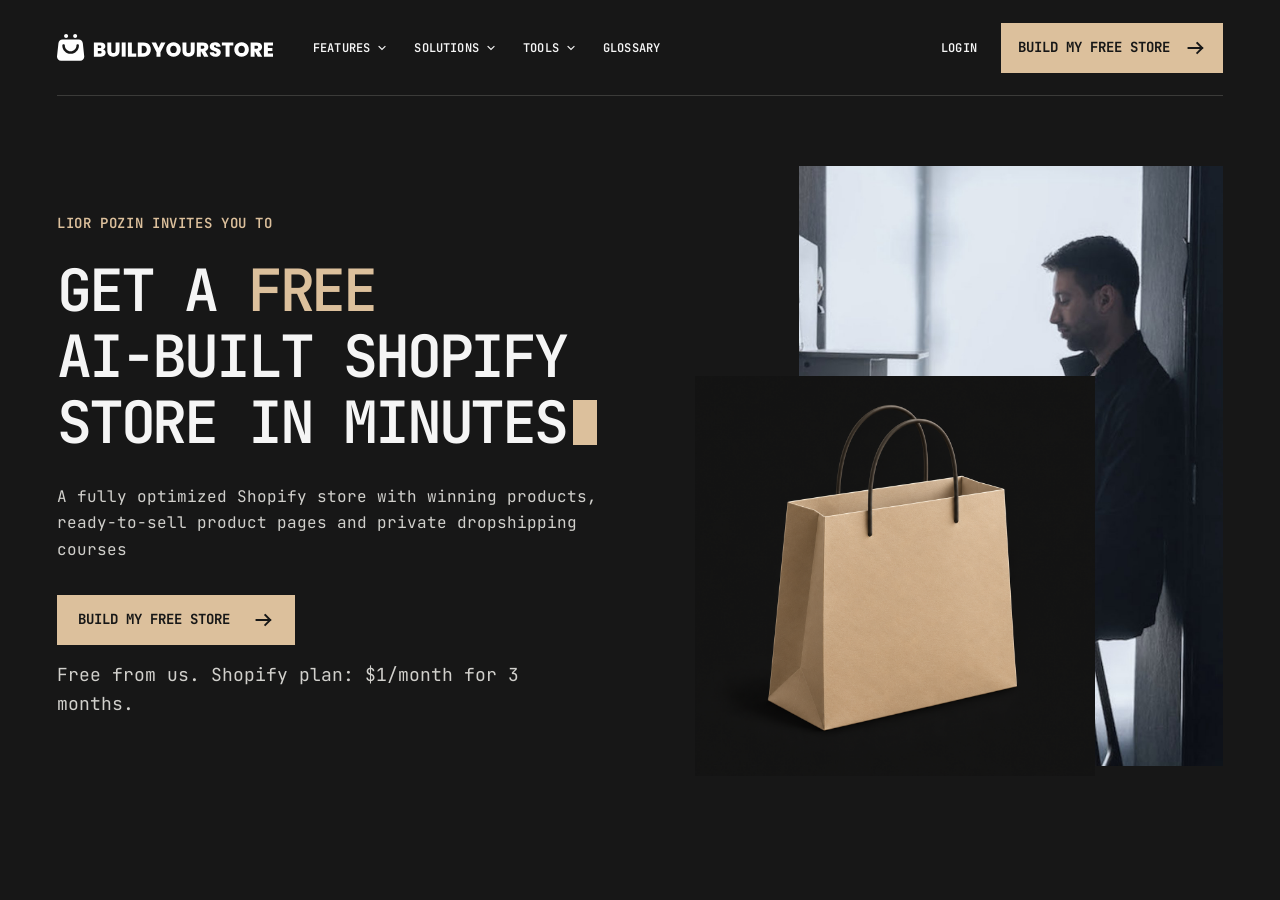
<file: concepts/hero-bag.html>
<!doctype html>
<html lang="en"><head><meta charset="utf-8"><meta name="viewport" content="width=device-width, initial-scale=1"><meta name="color-scheme" content="dark"><title>BYS · Hero visual — Bag</title><link rel="preconnect" href="https://fonts.googleapis.com"><link rel="preconnect" href="https://fonts.gstatic.com" crossorigin><link href="https://fonts.googleapis.com/css2?family=JetBrains+Mono:wght@400;600;700&display=swap" rel="stylesheet"><link rel="stylesheet" href="landing.css?v=a2-20261119-trust-divider"><script src="content.js?v=a2-20261119-cta4" defer></script><script src="landing.js?v=a2-20261119-trust-divider" defer></script><link rel="stylesheet" href="hero-study.css"><script src="hero-study.js" defer></script></head><body data-concept="a" data-feature-layout="editorial" data-hero-object="bag"></body></html>
</file>
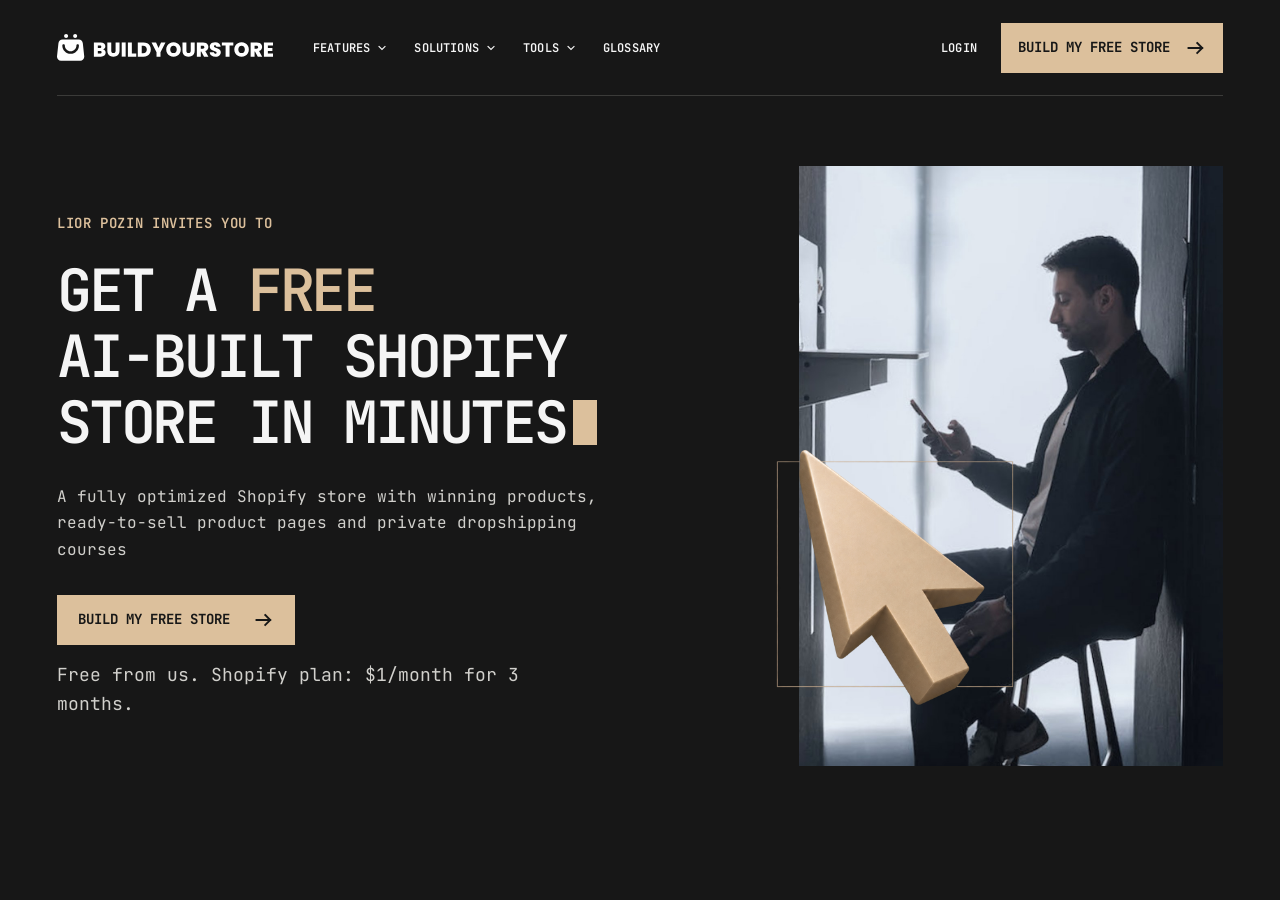
<file: concepts/hero-cursor.html>
<!doctype html>
<html lang="en"><head><meta charset="utf-8"><meta name="viewport" content="width=device-width, initial-scale=1"><meta name="color-scheme" content="dark"><title>BYS · Hero visual — Cursor</title><link rel="preconnect" href="https://fonts.googleapis.com"><link rel="preconnect" href="https://fonts.gstatic.com" crossorigin><link href="https://fonts.googleapis.com/css2?family=JetBrains+Mono:wght@400;600;700&display=swap" rel="stylesheet"><link rel="stylesheet" href="landing.css?v=a2-20261119-trust-divider"><script src="content.js?v=a2-20261119-cta4" defer></script><script src="landing.js?v=a2-20261119-trust-divider" defer></script><link rel="stylesheet" href="hero-study.css"><script src="hero-study.js" defer></script></head><body data-concept="a" data-feature-layout="editorial" data-hero-object="cursor"></body></html>
</file>
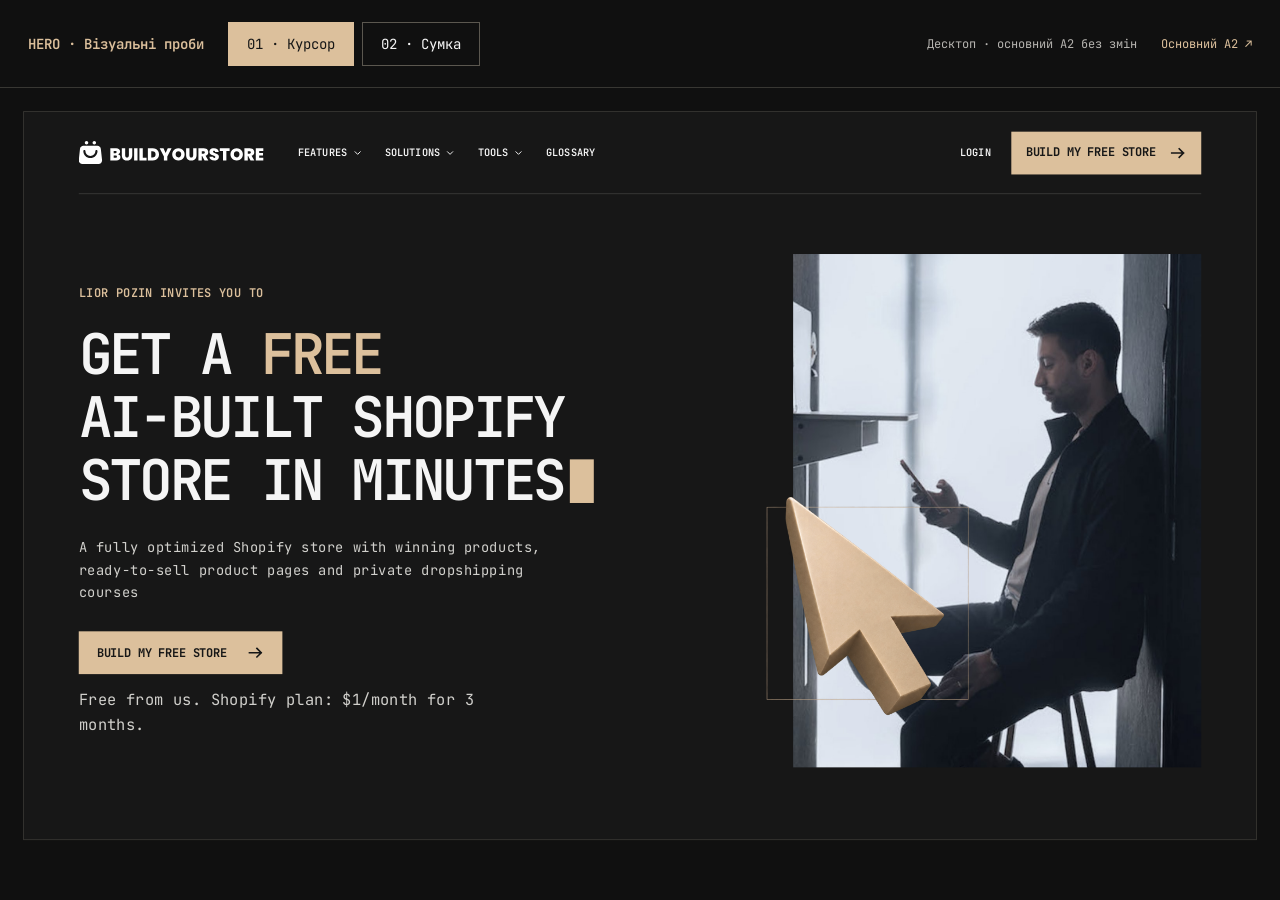
<file: concepts/hero-visuals.html>
<!doctype html>
<html lang="uk"><head><meta charset="utf-8"><meta name="viewport" content="width=device-width, initial-scale=1"><title>BYS · Hero visuals</title>
<link href="https://fonts.googleapis.com/css2?family=JetBrains+Mono:wght@400;600;700&display=swap" rel="stylesheet">
<style>
:root{color-scheme:dark;font-family:'JetBrains Mono',monospace;background:#101010;color:#f5f5f5}*{box-sizing:border-box}body{margin:0}.bar{min-height:88px;padding:18px 28px;display:flex;gap:24px;align-items:center;border-bottom:1px solid #383733}.name{color:#dcc09c;font-size:14px;font-weight:600}.choices{display:flex;gap:8px}button{font:inherit;font-size:14px;cursor:pointer;border:1px solid #5b574f;padding:12px 18px;background:transparent;color:inherit}button[aria-pressed=true]{background:#dcc09c;color:#171717;border-color:#dcc09c}button:focus-visible,a:focus-visible{outline:2px solid #dcc09c;outline-offset:4px}.note{margin-left:auto;font-size:12px;color:#b5b3af}.bar a{font-size:12px;color:#dcc09c;text-decoration:none}.area{height:calc(100dvh - 88px);min-height:500px;padding:24px;overflow:auto}.anchor{margin:0 auto}.viewport{width:1440px;height:850px;transform-origin:top left;outline:1px solid #383733}iframe{border:0;width:100%;height:100%;display:block}
</style></head><body>
<header class="bar"><span class="name">HERO · Візуальні проби</span><div class="choices" aria-label="Варіанти візуалу"><button data-kind="cursor" aria-pressed="true">01 · Курсор</button><button data-kind="bag" aria-pressed="false">02 · Сумка</button></div><span class="note">Десктоп · основний A2 без змін</span><a href="concept-a2.html" target="_blank" rel="noopener">Основний A2 ↗</a></header>
<main class="area"><div class="anchor"><div class="viewport"><iframe src="hero-cursor.html" title="Hero — курсор"></iframe></div></div></main>
<script>
const area=document.querySelector('.area'),anchor=document.querySelector('.anchor'),viewport=document.querySelector('.viewport'),iframe=document.querySelector('iframe');
function fit(){const scale=Math.min(1,Math.max(1,area.clientWidth-48)/1440);viewport.style.transform=`scale(${scale})`;anchor.style.width=`${1440*scale}px`;anchor.style.height=`${850*scale}px`}
new ResizeObserver(fit).observe(area);fit();
function select(kind){document.querySelectorAll('[data-kind]').forEach(b=>b.setAttribute('aria-pressed',String(b.dataset.kind===kind)));iframe.src=`hero-${kind}.html`;iframe.title=kind==='cursor'?'Hero — курсор':'Hero — сумка';history.replaceState(null,'',`?visual=${kind}`)}
document.querySelectorAll('[data-kind]').forEach(b=>b.addEventListener('click',()=>select(b.dataset.kind)));const kind=new URLSearchParams(location.search).get('visual');if(kind==='bag')select(kind);
</script></body></html>
</file>
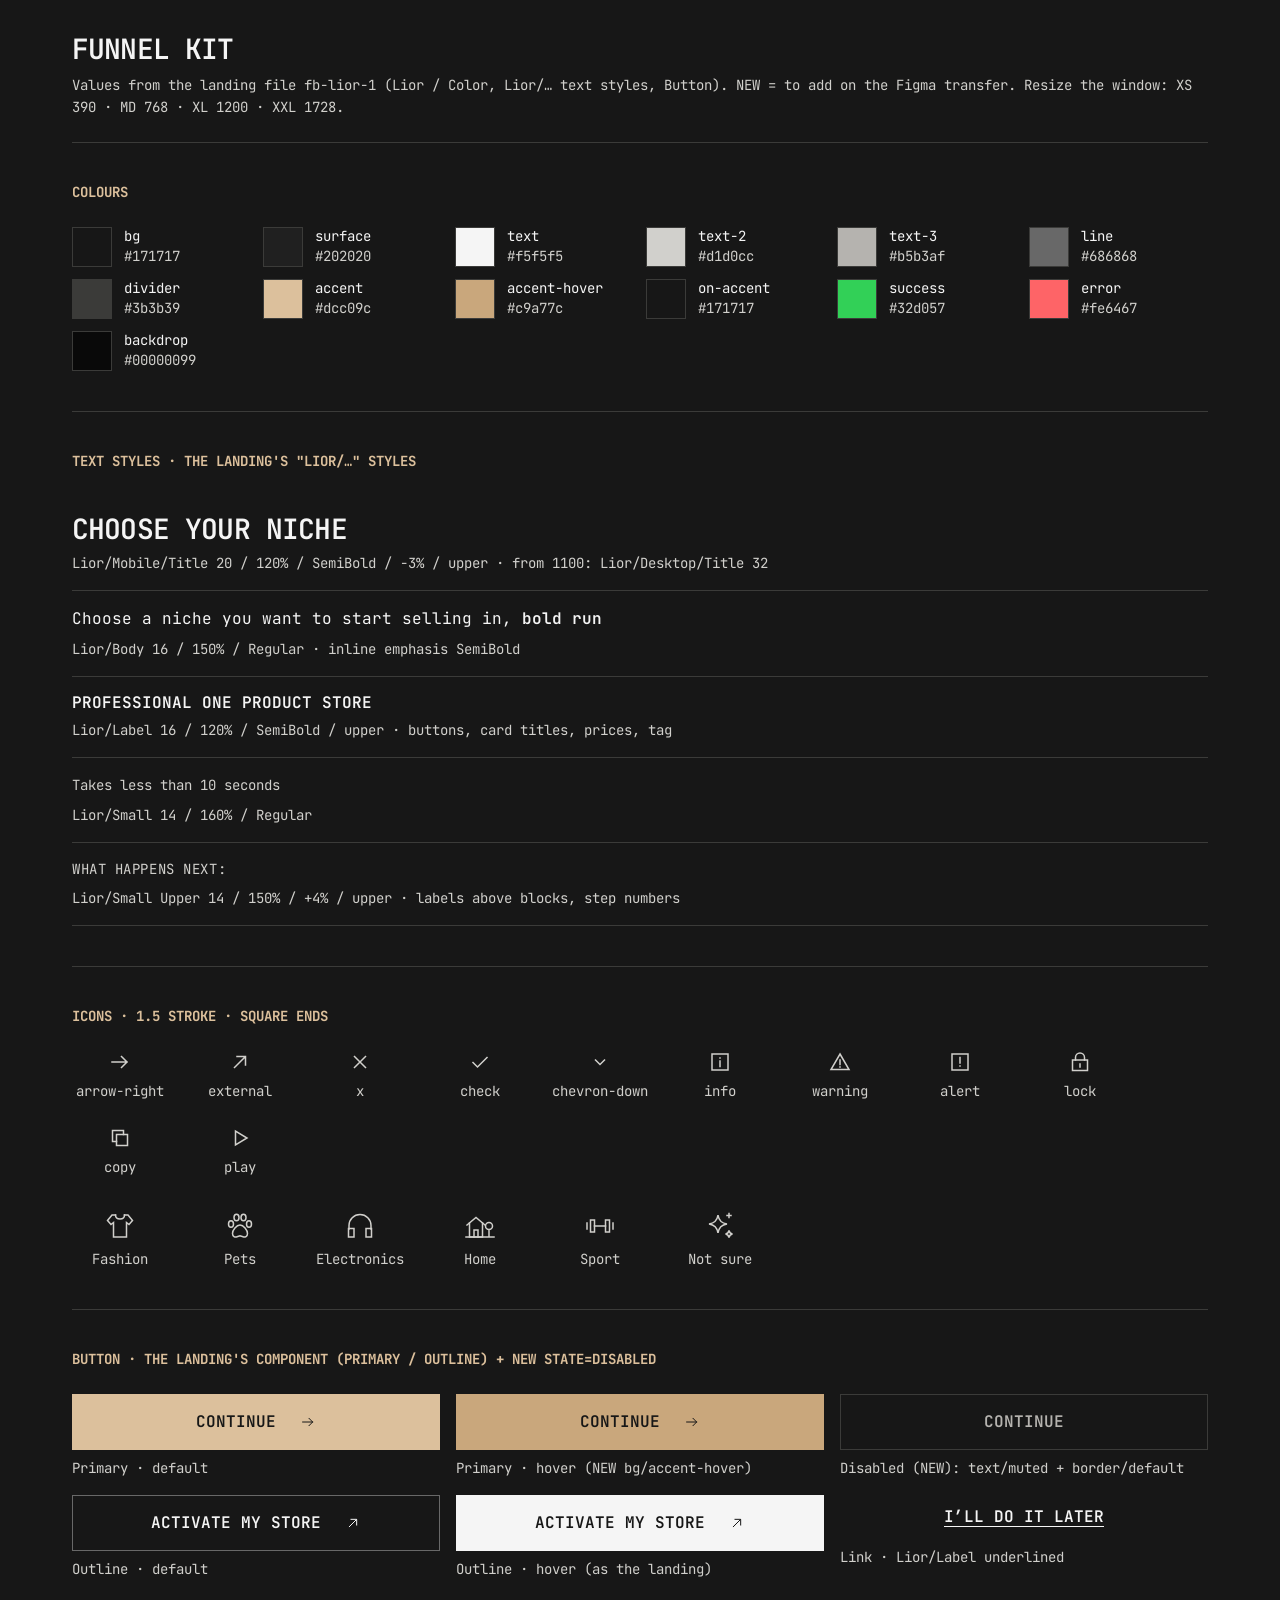
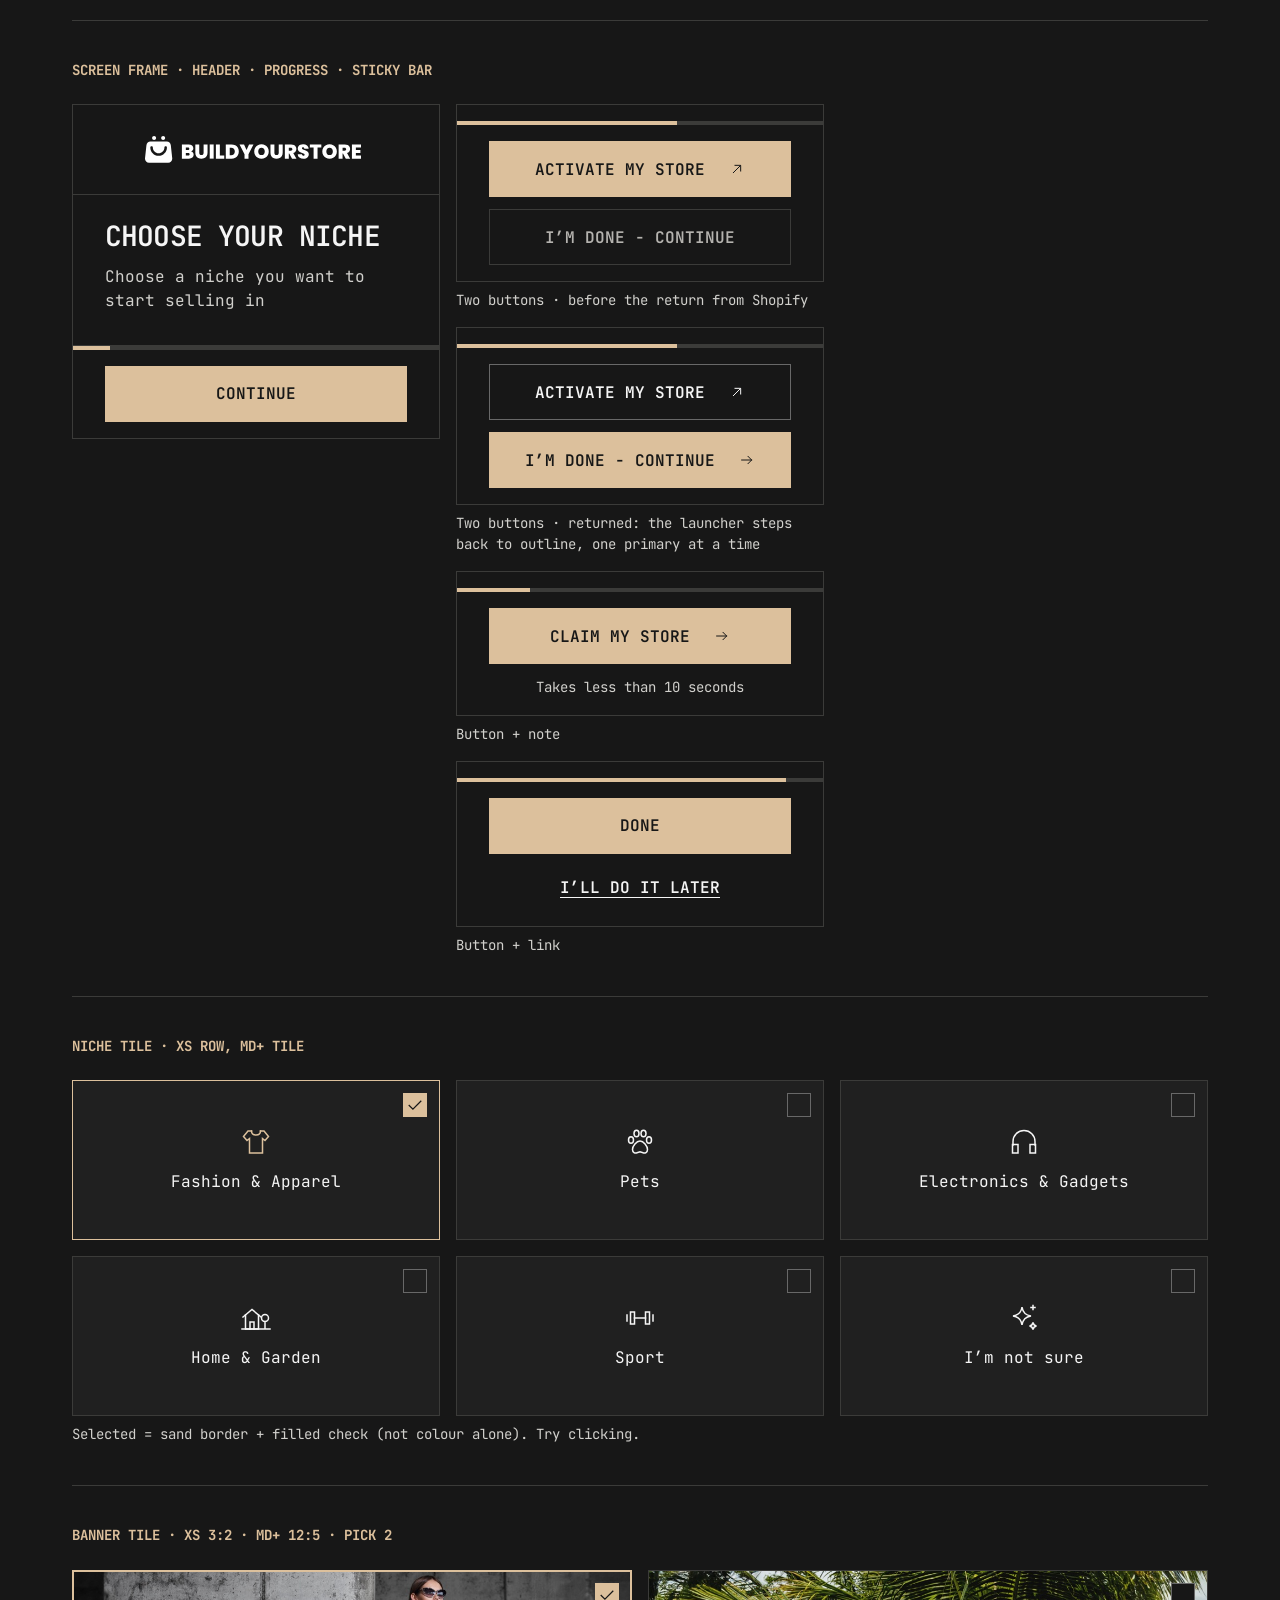
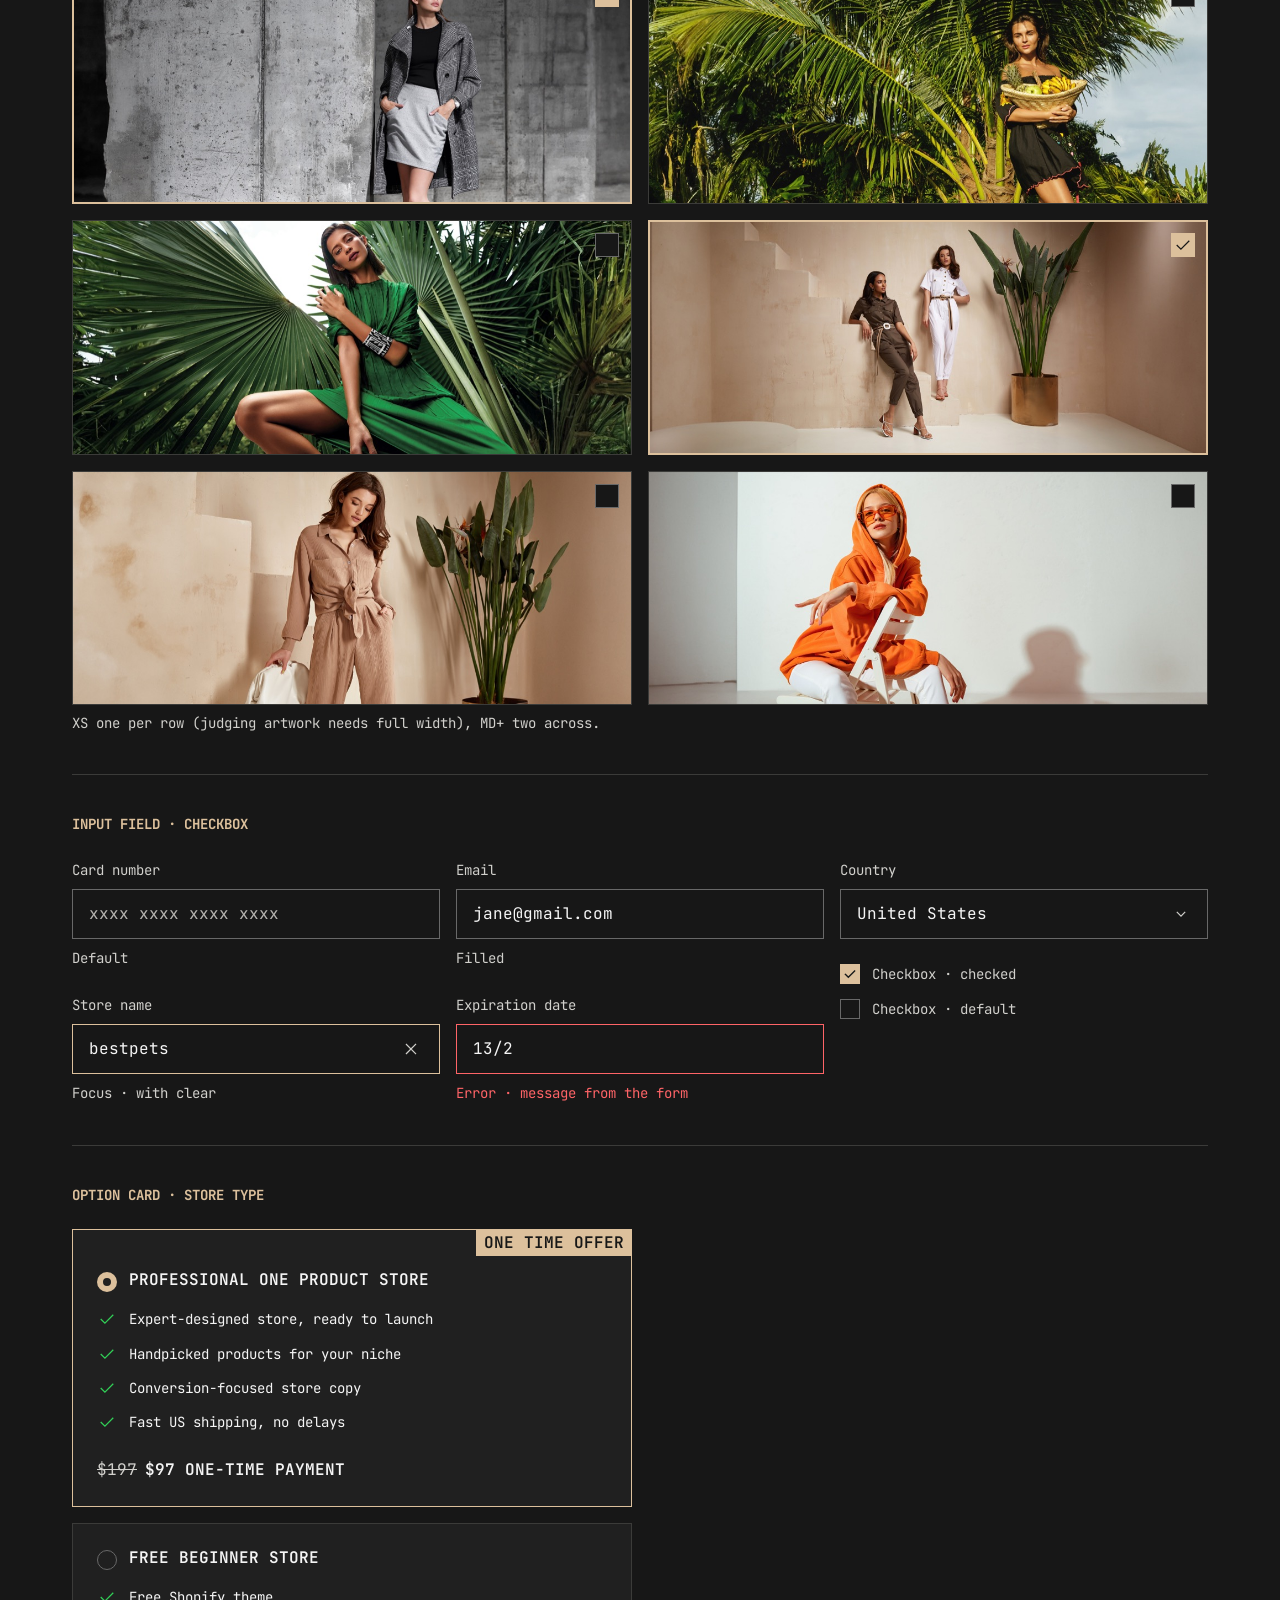
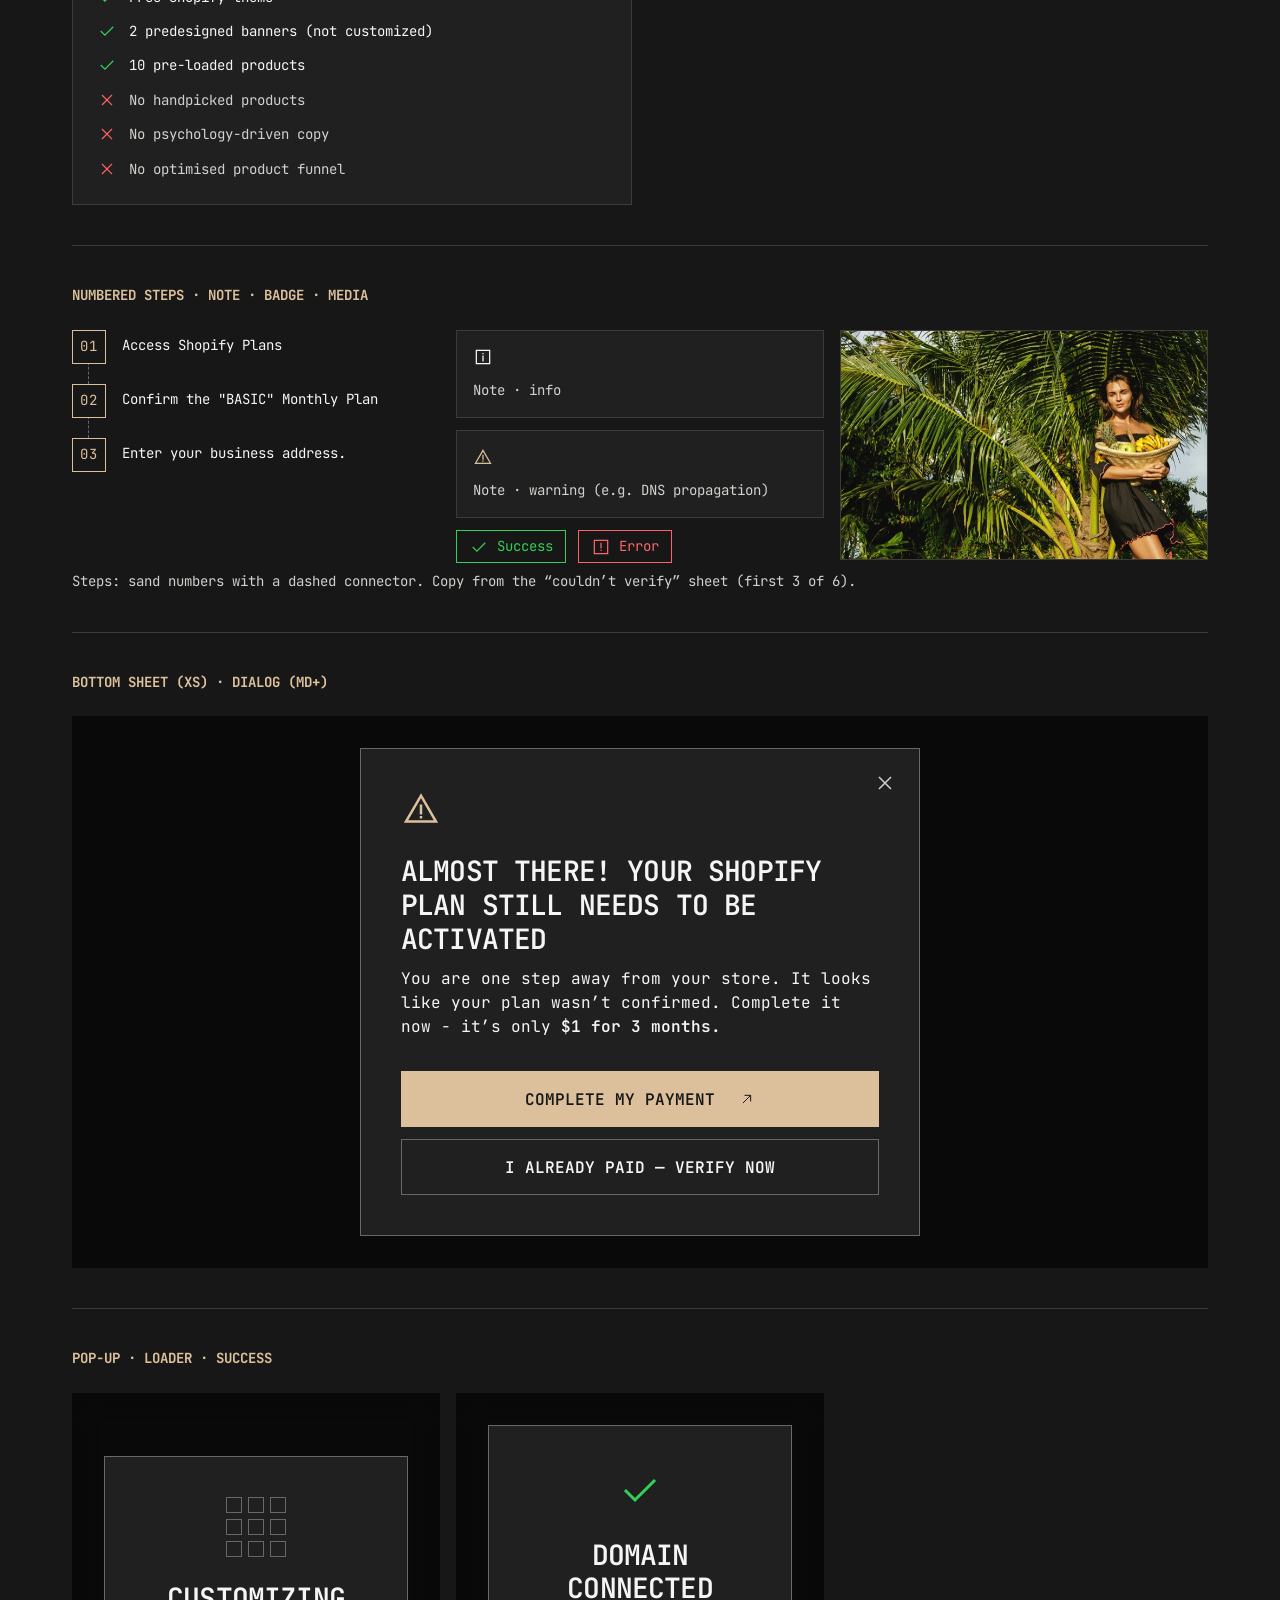
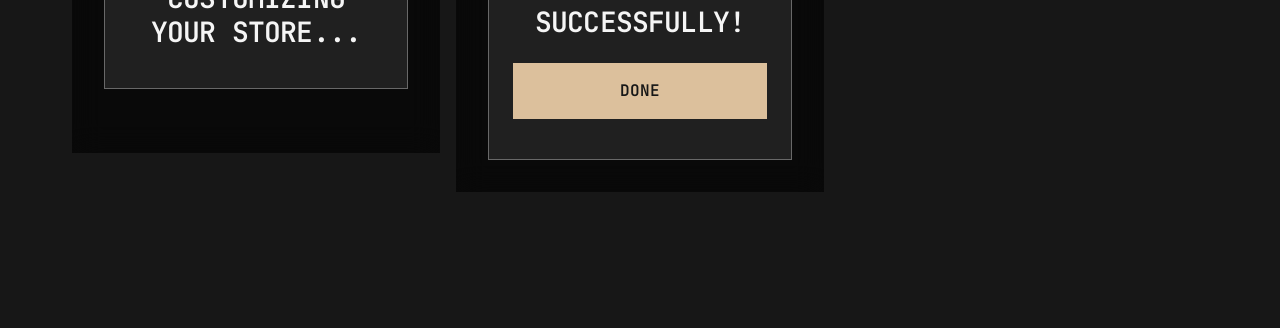
<file: funnel/kit.html>
<!doctype html>
<html lang="en">
<head>
<meta charset="utf-8">
<meta name="viewport" content="width=device-width, initial-scale=1, viewport-fit=cover">
<title>Funnel kit · Lior style</title>
<link rel="preconnect" href="https://fonts.googleapis.com"><link rel="preconnect" href="https://fonts.gstatic.com" crossorigin>
<link href="https://fonts.googleapis.com/css2?family=JetBrains+Mono:wght@400;600;700&display=swap" rel="stylesheet">
<link rel="stylesheet" href="funnel.css?v=20261124o">
<style>
  /* component sheet layout only — not part of the kit */
  .sheet { max-width: 1200px; margin: 0 auto; padding: 32px var(--gutter) 96px; }
  .sec { padding: 40px 0; border-top: 1px solid var(--c-divider); }
  .sec > h2 { font: 700 14px/1.4 var(--font); text-transform: uppercase; color: var(--c-accent); margin-bottom: 24px; }
  .row { display: grid; gap: 16px; grid-template-columns: repeat(auto-fill, minmax(280px, 1fr)); align-items: start; }
  .cap { display: block; margin-top: 8px; color: var(--c-text-2); font: 400 14px/1.5 var(--font); }
  .sw { display: grid; grid-template-columns: repeat(auto-fill, minmax(170px, 1fr)); gap: 12px; }
  .sw div { display: flex; gap: 12px; align-items: center; font: 400 14px/1.4 var(--font); }
  .sw i { width: 40px; height: 40px; flex: none; border: 1px solid var(--c-divider); }
  .sw small { display: block; color: var(--c-text-2); font-size: 14px; }
  .ty > div { padding: 16px 0; border-bottom: 1px solid var(--c-divider); }
  .icons { display: flex; flex-wrap: wrap; gap: 24px; }
  .icons figure { display: grid; justify-items: center; gap: 8px; width: 96px; font: 400 14px/1.4 var(--font); color: var(--c-text-2); }
  .screen-demo { max-width: 390px; border: 1px solid var(--c-divider); }
  .screen-demo .body { padding: 24px var(--gutter) 32px; display: grid; gap: 12px; }
  .stack { display: grid; gap: 16px; max-width: 390px; }
  .stack .f-bar { border: 1px solid var(--c-divider); padding-top: 16px; }
  .w390 { max-width: 390px; }
</style>
</head>
<body>
<script src="icons.js?v=3" charset="utf-8"></script>
<div class="sheet">
  <h1 class="t-title" style="margin-bottom:8px">Funnel kit</h1>
  <p class="t-small muted" style="margin-bottom:24px">Values from the landing file fb-lior-1 (Lior / Color, Lior/… text styles, Button). NEW = to add on the Figma transfer. Resize the window: XS 390 · MD 768 · XL 1200 · XXL 1728.</p>

  <section class="sec"><h2>Colours</h2><div class="sw" id="sw"></div></section>

  <section class="sec ty"><h2>Text styles · the landing's "Lior/…" styles</h2>
    <div><p class="t-title">Choose your niche</p><span class="cap">Lior/Mobile/Title 20 / 120% / SemiBold / −3% / upper · from 1100: Lior/Desktop/Title 32</span></div>
    <div><p class="t-body">Choose a niche you want to start selling in, <strong>bold run</strong></p><span class="cap">Lior/Body 16 / 150% / Regular · inline emphasis SemiBold</span></div>
    <div><p class="t-label">Professional one product store</p><span class="cap">Lior/Label 16 / 120% / SemiBold / upper · buttons, card titles, prices, tag</span></div>
    <div><p class="t-small muted">Takes less than 10 seconds</p><span class="cap">Lior/Small 14 / 160% / Regular</span></div>
    <div><p class="t-eyebrow muted">What happens next:</p><span class="cap">Lior/Small Upper 14 / 150% / +4% / upper · labels above blocks, step numbers</span></div>
  </section>

  <section class="sec"><h2>Icons · 1.5 stroke · square ends</h2>
    <div class="icons" id="ui-icons"></div>
    <div class="icons" id="niche-icons" style="margin-top:32px"></div>
  </section>

  <section class="sec"><h2>Button · the landing's component (Primary / Outline) + NEW State=Disabled</h2>
    <div class="row">
      <div><button class="f-btn f-btn--primary">Continue <svg class="ic"><use href="#arrow-right"/></svg></button><span class="cap">Primary · default</span></div>
      <div><button class="f-btn f-btn--primary is-hover">Continue <svg class="ic"><use href="#arrow-right"/></svg></button><span class="cap">Primary · hover (NEW bg/accent-hover)</span></div>
      <div><button class="f-btn f-btn--primary" disabled>Continue</button><span class="cap">Disabled (NEW): text/muted + border/default</span></div>
      <div><button class="f-btn f-btn--outline">Activate My Store <svg class="ic"><use href="#external"/></svg></button><span class="cap">Outline · default</span></div>
      <div><button class="f-btn f-btn--outline is-hover">Activate My Store <svg class="ic"><use href="#external"/></svg></button><span class="cap">Outline · hover (as the landing)</span></div>
      <div><button class="f-btn f-btn--link">I’ll do it later</button><span class="cap">Link · Lior/Label underlined</span></div>
    </div>
  </section>

  <section class="sec"><h2>Screen frame · header · progress · sticky bar</h2>
    <div class="row">
      <div class="screen-demo">
        <header class="f-header"><img class="f-logo" src="assets/bys-logo-white.svg" alt="BuildYourStore"></header>
        <div class="body"><h1 class="t-title">Choose your niche</h1><p class="t-body muted">Choose a niche you want to start selling in</p></div>
        <div class="f-bar f-bar--static"><div class="f-progress" role="progressbar" aria-valuenow="10"><span style="width:10%"></span></div><button class="f-btn f-btn--primary">Continue</button></div>
      </div>
      <div class="stack">
        <div class="f-bar f-bar--static"><div class="f-progress"><span style="width:60%"></span></div><button class="f-btn f-btn--primary">Activate My Store <svg class="ic"><use href="#external"/></svg></button><button class="f-btn f-btn--secondary" disabled>I’m Done - Continue</button></div>
        <span class="cap" style="margin-top:-8px">Two buttons · before the return from Shopify</span>
        <div class="f-bar f-bar--static"><div class="f-progress"><span style="width:60%"></span></div><button class="f-btn f-btn--outline">Activate My Store <svg class="ic"><use href="#external"/></svg></button><button class="f-btn f-btn--primary">I’m Done - Continue <svg class="ic"><use href="#arrow-right"/></svg></button></div>
        <span class="cap" style="margin-top:-8px">Two buttons · returned: the launcher steps back to outline, one primary at a time</span>
        <div class="f-bar f-bar--static"><div class="f-progress"><span style="width:20%"></span></div><button class="f-btn f-btn--primary">Claim My Store <svg class="ic"><use href="#arrow-right"/></svg></button><p class="f-bar-note t-small">Takes less than 10 seconds</p></div>
        <span class="cap" style="margin-top:-8px">Button + note</span>
        <div class="f-bar f-bar--static"><div class="f-progress"><span style="width:90%"></span></div><button class="f-btn f-btn--primary">Done</button><button class="f-btn f-btn--link">I’ll do it later</button></div>
        <span class="cap" style="margin-top:-8px">Button + link</span>
      </div>
    </div>
  </section>

  <section class="sec"><h2>Niche tile · XS row, MD+ tile</h2>
    <div class="f-niches" role="radiogroup" aria-label="Niche">
      <label class="f-niche"><input type="radio" name="niche" checked><svg class="ic ic--32"><use href="#n-fashion"/></svg><span class="t-body">Fashion &amp; Apparel</span><span class="f-niche-check"><svg class="ic"><use href="#check"/></svg></span></label>
      <label class="f-niche"><input type="radio" name="niche"><svg class="ic ic--32"><use href="#n-pets"/></svg><span class="t-body">Pets</span><span class="f-niche-check"><svg class="ic"><use href="#check"/></svg></span></label>
      <label class="f-niche"><input type="radio" name="niche"><svg class="ic ic--32"><use href="#n-electronics"/></svg><span class="t-body">Electronics &amp; Gadgets</span><span class="f-niche-check"><svg class="ic"><use href="#check"/></svg></span></label>
      <label class="f-niche"><input type="radio" name="niche"><svg class="ic ic--32"><use href="#n-home"/></svg><span class="t-body">Home &amp; Garden</span><span class="f-niche-check"><svg class="ic"><use href="#check"/></svg></span></label>
      <label class="f-niche"><input type="radio" name="niche"><svg class="ic ic--32"><use href="#n-sport"/></svg><span class="t-body">Sport</span><span class="f-niche-check"><svg class="ic"><use href="#check"/></svg></span></label>
      <label class="f-niche"><input type="radio" name="niche"><svg class="ic ic--32"><use href="#n-unsure"/></svg><span class="t-body">I’m not sure</span><span class="f-niche-check"><svg class="ic"><use href="#check"/></svg></span></label>
    </div>
    <span class="cap">Selected = sand border + filled check (not colour alone). Try clicking.</span>
  </section>

  <section class="sec"><h2>Banner tile · XS 3:2 · MD+ 12:5 · pick 2</h2>
    <div class="f-banners" id="banners"></div>
    <span class="cap">XS one per row (judging artwork needs full width), MD+ two across.</span>
  </section>

  <section class="sec"><h2>Input field · checkbox</h2>
    <div class="row">
      <div>
        <label class="f-field"><span class="f-field-label t-small">Card number</span><span class="f-field-row"><input placeholder="xxxx xxxx xxxx xxxx"></span><span class="f-field-help t-small">Default</span></label>
        <label class="f-field is-focus"><span class="f-field-label t-small">Store name</span><span class="f-field-row"><input value="bestpets"><button class="f-field-clear" type="button" aria-label="Clear"><svg class="ic"><use href="#x"/></svg></button></span><span class="f-field-help t-small">Focus · with clear</span></label>
      </div>
      <div>
        <label class="f-field"><span class="f-field-label t-small">Email</span><span class="f-field-row"><input value="jane@gmail.com"></span><span class="f-field-help t-small">Filled</span></label>
        <label class="f-field is-error"><span class="f-field-label t-small">Expiration date</span><span class="f-field-row"><input value="13/2"></span><span class="f-field-help t-small">Error · message from the form</span></label>
      </div>
      <div>
        <label class="f-field"><span class="f-field-label t-small">Country</span><span class="f-field-row"><input value="United States" readonly><svg class="ic ic--20" style="color:var(--c-text-2)"><use href="#chevron-down"/></svg></span></label>
        <label class="f-check t-small" style="margin-top:24px"><input type="checkbox" checked><span>Checkbox · checked</span></label>
        <label class="f-check t-small" style="margin-top:12px"><input type="checkbox"><span>Checkbox · default</span></label>
      </div>
    </div>
  </section>

  <section class="sec"><h2>Option card · store type</h2>
    <div class="f-options w390" role="radiogroup" aria-label="Store type" style="max-width:560px">
      <label class="f-option"><input type="radio" name="st" checked><span class="f-tag t-button">One Time Offer</span>
        <span class="f-option-head"><span class="f-radio"></span><span class="t-label">Professional one product store</span></span>
        <ul class="f-feats t-small">
          <li><svg class="ic yes"><use href="#check"/></svg>Expert-designed store, ready to launch</li>
          <li><svg class="ic yes"><use href="#check"/></svg>Handpicked products for your niche</li>
          <li><svg class="ic yes"><use href="#check"/></svg>Conversion-focused store copy</li>
          <li><svg class="ic yes"><use href="#check"/></svg>Fast US shipping, no delays</li>
        </ul>
        <span class="f-price"><s class="t-body">$197</s><span class="t-label">$97 One-time payment</span></span>
      </label>
      <label class="f-option"><input type="radio" name="st">
        <span class="f-option-head"><span class="f-radio"></span><span class="t-label">Free beginner store</span></span>
        <ul class="f-feats t-small">
          <li><svg class="ic yes"><use href="#check"/></svg>Free Shopify theme</li>
          <li><svg class="ic yes"><use href="#check"/></svg>2 predesigned banners (not customized)</li>
          <li><svg class="ic yes"><use href="#check"/></svg>10 pre-loaded products</li>
          <li class="muted"><svg class="ic no"><use href="#x"/></svg>No handpicked products</li>
          <li class="muted"><svg class="ic no"><use href="#x"/></svg>No psychology-driven copy</li>
          <li class="muted"><svg class="ic no"><use href="#x"/></svg>No optimised product funnel</li>
        </ul>
      </label>
    </div>
  </section>

  <section class="sec"><h2>Numbered steps · note · badge · media</h2>
    <div class="row">
      <ol class="f-steps t-small">
        <li><span>Access Shopify Plans</span></li>
        <li><span>Confirm the "BASIC" Monthly Plan</span></li>
        <li><span>Enter your business address.</span></li>
      </ol>
      <div style="display:grid;gap:12px">
        <p class="f-note t-small"><svg class="ic"><use href="#info"/></svg><span>Note · info</span></p>
        <p class="f-note f-note--warning t-small"><svg class="ic"><use href="#warning"/></svg><span>Note · warning (e.g. DNS propagation)</span></p>
        <div style="display:flex;gap:12px;flex-wrap:wrap"><span class="f-badge f-badge--success t-small"><svg class="ic"><use href="#check"/></svg>Success</span><span class="f-badge f-badge--error t-small"><svg class="ic"><use href="#alert"/></svg>Error</span></div>
      </div>
      <img class="f-media" src="assets/banners/fashion/2.jpg" alt="" style="aspect-ratio:16/10;object-fit:cover">
    </div>
    <span class="cap">Steps: sand numbers with a dashed connector. Copy from the “couldn’t verify” sheet (first 3 of 6).</span>
  </section>

  <section class="sec"><h2>Bottom sheet (XS) · dialog (MD+)</h2>
    <div class="f-backdrop f-backdrop--static">
      <section class="f-sheet" role="dialog" aria-labelledby="sh-t">
        <button class="f-sheet-close" aria-label="Close"><svg class="ic"><use href="#x"/></svg></button>
        <svg class="f-sheet-icon is-warning"><use href="#warning"/></svg>
        <h2 class="t-title" id="sh-t">Almost there! Your Shopify plan still needs to be activated</h2>
        <p class="t-body" style="margin-top:12px">You are one step away from your store. It looks like your plan wasn’t confirmed. Complete it now - it’s only <strong>$1 for 3 months.</strong></p>
        <div class="f-sheet-actions">
          <button class="f-btn f-btn--primary">Complete My Payment <svg class="ic"><use href="#external"/></svg></button>
          <button class="f-btn f-btn--secondary">I already paid — verify now</button>
        </div>
      </section>
    </div>
  </section>

  <section class="sec"><h2>Pop-up · loader · success</h2>
    <div class="row">
      <div class="f-popup-backdrop f-popup-backdrop--static"><div class="f-popup"><div class="f-loader" aria-hidden="true"><i></i><i></i><i></i><i></i><i></i><i></i><i></i><i></i><i></i></div><p class="t-title">Customizing your store...</p></div></div>
      <div class="f-popup-backdrop f-popup-backdrop--static"><div class="f-popup"><svg class="f-popup-icon"><use href="#check"/></svg><p class="t-title">Domain Connected Successfully!</p><button class="f-btn f-btn--primary">Done</button></div></div>
    </div>
  </section>
</div>
<script charset="utf-8">
  const S = getComputedStyle(document.documentElement);
  const cols = ['bg','surface','text','text-2','text-3','line','divider','accent','accent-hover','on-accent','success','error','backdrop'];
  document.getElementById('sw').innerHTML = cols.map(k => `<div><i style="background:var(--c-${k})"></i><span>${k}<small>${S.getPropertyValue('--c-' + k).trim()}</small></span></div>`).join('');
  const ui = ['arrow-right','external','x','check','chevron-down','info','warning','alert','lock','copy','play'];
  document.getElementById('ui-icons').innerHTML = ui.map(n => `<figure><svg class="ic"><use href="#${n}"/></svg>${n}</figure>`).join('');
  const ni = [['n-fashion','Fashion'],['n-pets','Pets'],['n-electronics','Electronics'],['n-home','Home'],['n-sport','Sport'],['n-unsure','Not sure']];
  document.getElementById('niche-icons').innerHTML = ni.map(([n,l]) => `<figure><svg class="ic ic--32"><use href="#${n}"/></svg>${l}</figure>`).join('');
  document.getElementById('banners').innerHTML = [1,2,3,4,5,6].map(i => `<label class="f-banner"><input type="checkbox" ${i===1||i===4?'checked':''}><img src="assets/banners/fashion/${i}.jpg" alt="Banner ${i}"><span class="f-niche-check"><svg class="ic"><use href="#check"/></svg></span></label>`).join('');
  const t = () => document.getElementById('tsize').textContent = getComputedStyle(document.querySelector('.ty .t-title')).fontSize;
  t(); addEventListener('resize', t);
</script>
</body>
</html>
</file>
<file: funnel/funnel.css>
/* BYS funnel — Lior style. Values = the landing's Figma file fb-lior-1 (uAbIL5vVm2bs8lSxrHkSaU): variables
   "Lior / Color" + text styles "Lior/…" + the Button component (Olena 2026-11-20). NEW = not in the file yet,
   to be added on the Figma transfer. Breakpoints: XS 390 · MD 768 · desktop from 1100 (as the landing's
   text styles) · XL 1200 · XXL 1728. */
:root {
  color-scheme: dark;
  /* Colour (Lior / Color → Lior / Primitives) */
  --c-bg: #171717;              /* bg/page → neutral/950 */
  --c-raised: #202020;          /* bg/surface → neutral/900 — sheet, pop-up */
  --c-surface: #202020;         /* bg/surface — cards, tiles, notes */
  --c-surface-border: #3b3b39;  /* border/default → neutral/800 */
  --c-surface-2: #3b3b39;       /* border/default — grey bars in the illustration */
  --c-text: #f5f5f5;            /* text/primary → neutral/50 */
  --c-text-2: #d1d0cc;          /* text/secondary → neutral/300 */
  --c-text-3: #b5b3af;          /* text/muted → neutral/400 — placeholders, disabled */
  --c-line: #686868;            /* border/strong → neutral/600 — inputs, outline buttons */
  --c-divider: #3b3b39;         /* border/default → neutral/800 — hairlines */
  --c-accent: #dcc09c;          /* bg/accent, text/accent → gold/300 */
  --c-accent-hover: #c9a77c;    /* Primary hover → gold/400 (Figma VariableID:95:20594, darker, Olena 2026-11-24; was gold/200) */
  --c-on-accent: #171717;       /* text/on-accent → neutral/950 */
  --c-success: #32d057;         /* NEW state/success → green/500 (Lior Pozin DS) */
  --c-error: #fe6467;           /* NEW state/error → red/400 (Lior Pozin DS) */
  --c-track: #3b3b39;           /* border/default — progress track */
  --c-backdrop: #00000099;      /* neutral/black at 60% */

  --font: "JetBrains Mono", ui-monospace, "SFMono-Regular", Menlo, monospace;
  --t-title-size: 20px;         /* Lior/Mobile/Title (≤1099) → Lior/Desktop/Title 32 (≥1100) */

  /* Space (Lior / Space), size */
  --gutter: 16px;               /* space/16 */
  --header-h: 64px;
  --border: 1px;
}
@media (min-width: 768px)  { :root { --gutter: 32px; } }  /* space/32 */
@media (min-width: 1100px) { :root { --t-title-size: 28px; } }              /* Lior/Desktop/Title — 28 (Olena 2026-11-24, was 32) */
@media (min-width: 1200px) { :root { --header-h: 96px; } }

/* ---------- Base ---------- */
* { box-sizing: border-box; margin: 0; padding: 0; }
[hidden] { display: none !important; }
body { background: var(--c-bg); color: var(--c-text); font-family: var(--font); -webkit-font-smoothing: antialiased; }
img { display: block; max-width: 100%; }
a { color: inherit; }
button { font: inherit; color: inherit; background: none; border: 0; cursor: pointer; -webkit-tap-highlight-color: transparent; touch-action: manipulation; }
:focus-visible { outline: 2px solid var(--c-accent); outline-offset: 4px; }
.ic { width: 24px; height: 24px; flex: none; }
.ic--32 { width: 32px; height: 32px; }
.ic--20 { width: 20px; height: 20px; }

/* ---------- Text styles = the landing's "Lior/…" styles (line height in %) ---------- */
.t-title   { font: 600 var(--t-title-size)/120% var(--font); letter-spacing: -0.03em; text-transform: uppercase; } /* Lior/Mobile/Title · Lior/Desktop/Title */
.t-body    { font: 400 16px/150% var(--font); letter-spacing: 0; }                              /* Lior/Body */
.t-label   { font: 600 16px/120% var(--font); letter-spacing: 0; text-transform: uppercase; }   /* Lior/Label — buttons, card titles, prices */
.t-small   { font: 400 14px/160% var(--font); letter-spacing: 0; }                              /* Lior/Small */
.t-eyebrow { font: 400 14px/150% var(--font); letter-spacing: 0.04em; text-transform: uppercase; } /* Lior/Small Upper — labels above blocks */
.t-button { font: 600 16px/120% var(--font); letter-spacing: 0; text-transform: uppercase; }    /* = Lior/Label (tag) */
.muted { color: var(--c-text-2); }
b, strong { font-weight: 600; }   /* inline emphasis inside Body = SemiBold */

/* ---------- Header (funnel's own: logo + account avatar; the landing's header has a menu) ---------- */
.f-header { height: var(--header-h); display: flex; align-items: center; padding: 0 16px; border-bottom: var(--border) solid var(--c-divider); }
.f-logo { height: 20px; width: auto; }
@media (min-width: 768px) { .f-logo { height: 27px; } } /* the landing's Logo 216×27 */
/* Account (avatar) — as on the current funnel (Funnel 5594:126264): avatar on XS, "My account ⌄" from XL */
.f-account { margin-left: auto; display: flex; align-items: center; gap: 8px; min-height: 44px; }
.f-avatar { width: 32px; height: 32px; display: grid; place-items: center; border: var(--border) solid var(--c-line); color: var(--c-text); transition: border-color .2s, color .2s; }
@media (hover: hover) { .f-account:hover .f-avatar { border-color: var(--c-accent); color: var(--c-accent); } }
.f-avatar .ic { width: 20px; height: 20px; }
.f-account-label { display: none; align-items: center; gap: 4px; }
.f-account-label .ic { width: 20px; height: 20px; }
@media (min-width: 1200px) { .f-account-label { display: inline-flex; } }

/* ---------- Progress ---------- */
.f-progress { height: 4px; background: var(--c-track); }
.f-progress > span { display: block; height: 100%; background: var(--c-accent); transition: width .4s ease; }

/* ---------- Button = the landing's Button component (22:735): Style Primary / Outline, Size Default
   (padding 14/20, gap 24, icon 16, Lior/Label). Full width in the funnel. NEW: State=Disabled. ---------- */
.f-btn { width: 100%; padding: 14px 20px; display: inline-flex; align-items: center; justify-content: center; gap: 24px;
  font: 600 16px/120% var(--font); letter-spacing: 0; text-transform: uppercase; text-align: center;
  border: 0; transition: background .2s, border-color .2s, color .2s; }
.f-btn .ic { width: 16px; height: 16px; }
/* NEW Size=Large (Olena 2026-11-23): 56px tall on desktop (XL 1200 and up) */
@media (min-width: 1200px) { .f-btn:not(.f-btn--link) { min-height: 56px; padding-top: 0; padding-bottom: 0; } }
.f-btn--primary { background: var(--c-accent); color: var(--c-on-accent); }
.f-btn--outline, .f-btn--secondary { border: var(--border) solid var(--c-line); color: var(--c-text); } /* Style=Outline */
.f-btn--link { padding: 12px 0; min-height: 44px; text-decoration: underline; text-underline-offset: 4px; color: var(--c-text); }
@media (hover: hover) {
  .f-btn--primary:hover:not(:disabled) { background: var(--c-accent-hover); }
  .f-btn--outline:hover:not(:disabled), .f-btn--secondary:hover:not(:disabled) { background: var(--c-text); color: var(--c-bg); border-color: var(--c-text); } /* as the landing */
  .f-btn--link:hover:not(:disabled) { color: var(--c-accent); }
}
.f-btn--primary:active:not(:disabled) { background: var(--c-accent-hover); }
.f-btn:disabled { background: none; border: var(--border) solid var(--c-divider); color: var(--c-text-3); cursor: default; } /* NEW State=Disabled */
.f-btn--link:disabled { border-color: transparent; }
.f-btn.is-hover.f-btn--primary { background: var(--c-accent-hover); } /* kit preview only */
.f-btn.is-hover.f-btn--outline, .f-btn.is-hover.f-btn--secondary { background: var(--c-text); color: var(--c-bg); border-color: var(--c-text); }
.f-btn.is-hover.f-btn--link { color: var(--c-accent); }

/* ---------- Sticky bar ---------- */
.f-bar { position: sticky; bottom: 0; z-index: 5; display: flex; flex-direction: column; gap: 12px;
  padding: 0 var(--gutter) calc(16px + env(safe-area-inset-bottom, 0px)); background: var(--c-bg); border-top: var(--border) solid var(--c-divider); }
.f-bar .f-progress { margin: 0 calc(var(--gutter) * -1) 4px; }
.f-bar-note { text-align: center; color: var(--c-text-2); }
.f-bar--static { position: static; }

/* ---------- Card, divider, note ---------- */
.f-card { background: var(--c-surface); border: var(--border) solid var(--c-surface-border); padding: 24px; }
.f-divider { height: 1px; background: var(--c-divider); margin: 24px 0; }
.f-note { display: flex; flex-direction: column; gap: 12px; align-items: flex-start; padding: 16px; /* icon on top, text full width, left (Olena 2026-11-21) */ background: var(--c-surface); border: var(--border) solid var(--c-surface-border); color: var(--c-text-2); }
.f-note .ic { width: 20px; height: 20px; color: var(--c-text); }
.f-note--warning .ic { color: var(--c-accent); }

/* ---------- Badge ---------- */
.f-badge { display: inline-flex; align-items: center; gap: 8px; padding: 4px 12px; border: var(--border) solid; }
.f-badge .ic { width: 20px; height: 20px; }
.f-badge--success { border-color: var(--c-success); color: var(--c-success); }
.f-badge--error   { border-color: var(--c-error); color: var(--c-error); }
.f-tag { display: inline-block; padding: 4px 8px; background: var(--c-accent); color: var(--c-on-accent); }

/* ---------- Niche tile ---------- */
.f-niches { display: grid; gap: 12px; }
.f-niche { position: relative; display: flex; align-items: center; gap: 16px; min-height: 72px; padding: 16px; text-align: left;
  background: var(--c-surface); border: var(--border) solid var(--c-surface-border); transition: background .2s, border-color .2s; }
.f-niche input { position: absolute; opacity: 0; pointer-events: none; }
.f-niche-check { margin-left: auto; width: 24px; height: 24px; display: grid; place-items: center; border: var(--border) solid var(--c-line); color: transparent; }
.f-niche-check .ic { width: 20px; height: 20px; }
@media (hover: hover) { .f-niche:hover { border-color: var(--c-line); } }
.f-niche:has(input:checked), .f-niche.is-selected { border-color: var(--c-accent); }
.f-niche:has(input:checked) .f-niche-check, .f-niche.is-selected .f-niche-check { background: var(--c-accent); border-color: var(--c-accent); color: var(--c-on-accent); }
.f-niche:has(input:checked) > .ic, .f-niche.is-selected > .ic { color: var(--c-accent); } /* one-colour icon turns sand when picked */
.f-niche:has(input:focus-visible) { outline: 2px solid var(--c-accent); outline-offset: 4px; }
/* MD and up: tiles 3 × 2, icon above the label (as the current funnel) */
@media (min-width: 768px) {
  .f-niches { grid-template-columns: repeat(3, 1fr); gap: 16px; }
  .f-niche { flex-direction: column; justify-content: center; text-align: center; gap: 12px; min-height: 160px; padding: 24px 16px; }
  .f-niche-check { position: absolute; top: 12px; right: 12px; margin: 0; }
}

/* ---------- Banner tile ---------- */
.f-banners { display: grid; gap: 12px; }
@media (min-width: 768px) { .f-banners { grid-template-columns: repeat(2, 1fr); gap: 16px; } }
.f-banner { position: relative; display: block; padding: 0; border: var(--border) solid var(--c-surface-border); cursor: pointer; }
.f-banner input { position: absolute; opacity: 0; pointer-events: none; }
.f-banner img { width: 100%; aspect-ratio: 2 / 1; object-fit: cover; object-position: center; } /* XS: 2:1 as the current funnel; the WIDE image, sides cropped only — heads stay (Olena 2026-11-21) */
@media (min-width: 768px) { .f-banner img { aspect-ratio: 12 / 5; object-position: center top; } } /* wide 3800×1000 → 12:5 crops the sides only */
.f-banner::after { content: ""; position: absolute; inset: -1px; border: 2px solid transparent; pointer-events: none; transition: border-color .2s; }
.f-banner .f-niche-check { position: absolute; top: 12px; right: 12px; background: var(--c-bg); border-color: var(--c-line); }
.f-banner:has(input:checked)::after, .f-banner.is-selected::after { border-color: var(--c-accent); }
.f-banner:has(input:checked) .f-niche-check, .f-banner.is-selected .f-niche-check { background: var(--c-accent); border-color: var(--c-accent); color: var(--c-on-accent); }
.f-banner:has(input:focus-visible) { outline: 2px solid var(--c-accent); outline-offset: 4px; }

/* ---------- Input field ---------- */
.f-field { display: block; }
.f-field + .f-field { margin-top: 24px; }
.f-field-label { display: block; color: var(--c-text-2); }
.f-field-row { display: flex; align-items: center; gap: 8px; border-bottom: var(--border) solid var(--c-line); transition: border-color .2s; }
.f-field input { flex: 1; min-width: 0; border: 0; outline: 0; background: transparent; color: var(--c-text); padding: 12px 0; font: 400 16px/150% var(--font); letter-spacing: 0; }
.f-field input::placeholder { color: var(--c-text-3); }
.f-field-clear { width: 24px; height: 24px; display: grid; place-items: center; color: var(--c-text-2); }
.f-field-clear .ic { width: 20px; height: 20px; }
.f-field-help { display: block; margin-top: 8px; color: var(--c-text-2); }
.f-field:focus-within .f-field-row, .f-field.is-focus .f-field-row { border-bottom-color: var(--c-accent); }
.f-field.is-error .f-field-row { border-bottom-color: var(--c-error); }
.f-field.is-error .f-field-help { color: var(--c-error); }
.f-country { display: flex; align-items: center; gap: 4px; padding: 12px 12px 12px 0; border-right: var(--border) solid var(--c-divider); margin-right: 4px; white-space: nowrap; }
.f-country .ic { width: 20px; height: 20px; color: var(--c-text-2); }

/* ---------- Checkbox, radio ---------- */
.f-check { display: flex; gap: 12px; align-items: flex-start; color: var(--c-text-2); cursor: pointer; }
.f-check input { appearance: none; flex: none; width: 20px; height: 20px; margin-top: 1px; border: var(--border) solid var(--c-line); display: grid; place-items: center; cursor: pointer; }
.f-check input:checked { background: var(--c-accent) url("data:image/svg+xml,%3Csvg xmlns='http://www.w3.org/2000/svg' viewBox='0 0 24 24' fill='none' stroke='%23181919' stroke-width='2' stroke-linecap='square'%3E%3Cpath d='m5 12.5 4.5 4.5L19 7.5'/%3E%3C/svg%3E") center/16px no-repeat; border-color: var(--c-accent); }
.f-radio { flex: none; width: 20px; height: 20px; border-radius: 99999px; border: var(--border) solid var(--c-line); margin-top: 2px; transition: border .2s; } /* radius-round */

/* ---------- Option card (store type) ---------- */
.f-options { display: grid; gap: 16px; }
.f-option { position: relative; display: block; padding: 24px; background: var(--c-surface); border: var(--border) solid var(--c-surface-border); cursor: pointer; transition: background .2s, border-color .2s; }
.f-option input { position: absolute; opacity: 0; pointer-events: none; }
.f-option-head { display: flex; gap: 12px; align-items: flex-start; }
.f-option .f-tag { position: absolute; top: -1px; right: -1px; }
.f-option:has(input:checked), .f-option.is-selected { border-color: var(--c-accent); }
.f-option:has(input:checked) .f-radio, .f-option.is-selected .f-radio { border: 6px solid var(--c-accent); }
.f-option:has(input:focus-visible) { outline: 2px solid var(--c-accent); outline-offset: 4px; }
.f-feats { list-style: none; display: grid; gap: 12px; margin-top: 16px; }
.f-feats li { display: flex; gap: 12px; align-items: flex-start; }
.f-feats .ic { width: 20px; height: 20px; margin-top: 1px; }
.f-feats .yes { color: var(--c-success); }
.f-feats .no { color: var(--c-error); }
.f-price { display: flex; align-items: baseline; gap: 8px; margin-top: 24px; }
.f-price s { color: var(--c-text-2); }

/* ---------- Numbered steps ---------- */
.f-steps { list-style: none; display: grid; counter-reset: step; }
.f-steps li { position: relative; display: flex; gap: 16px; padding-bottom: 20px; counter-increment: step; }
.f-steps li::before { content: counter(step, decimal-leading-zero); flex: none; width: 32px; height: 32px; display: grid; place-items: center;
  border: var(--border) solid var(--c-accent); color: var(--c-accent); font: 400 14px/150% var(--font); letter-spacing: 0.04em; position: relative; z-index: 1; background: var(--c-bg); } /* Lior/Small Upper */
.f-steps li:not(:last-child)::after { content: ""; position: absolute; left: 15.5px; top: 32px; bottom: 0; border-left: var(--border) dashed var(--c-line); }
.f-steps li > span { padding-top: 4px; }
.f-steps li:last-child { padding-bottom: 0; }

/* ---------- Media ---------- */
.f-media { display: block; width: 100%; border: var(--border) solid var(--c-divider); }

/* ---------- Bottom sheet ---------- */
.f-backdrop { position: fixed; inset: 0; z-index: 20; background: var(--c-backdrop); display: flex; align-items: flex-end; justify-content: center; }
.f-sheet { position: relative; width: 100%; max-height: calc(100dvh - 24px); overflow-y: auto; background: var(--c-raised); border-top: var(--border) solid var(--c-line);
  padding: 32px var(--gutter) 0; }
.f-sheet-close { position: absolute; top: 12px; right: 12px; width: 44px; height: 44px; display: grid; place-items: center; color: var(--c-text-2); }
.f-sheet-icon { width: 40px; height: 40px; margin-bottom: 20px; }
.f-sheet-icon.is-warning { color: var(--c-accent); }
.f-sheet-icon.is-error { color: var(--c-error); }
.f-sheet-actions { position: sticky; bottom: 0; display: grid; gap: 12px; margin: 24px calc(var(--gutter) * -1) 0; padding: 16px var(--gutter) calc(16px + env(safe-area-inset-bottom, 0px)); background: var(--c-raised); }
.f-backdrop--static { position: static; padding-top: 48px; background: var(--c-backdrop); }
/* MD and up: the sheet becomes a centred dialog */
@media (min-width: 768px) {
  .f-backdrop { align-items: center; padding: 32px; }
  .f-sheet { max-width: 560px; border: var(--border) solid var(--c-line); padding: 40px 40px 0; }
  .f-sheet-actions { margin: 32px -40px 0; padding: 0 40px 40px; }
}

/* ---------- Pop-up (loader, success) ---------- */
.f-popup-backdrop { position: fixed; inset: 0; z-index: 20; display: grid; place-items: center; padding: var(--gutter); background: var(--c-backdrop); backdrop-filter: blur(14px); -webkit-backdrop-filter: blur(14px); }
.f-popup { width: 100%; max-width: 480px; background: var(--c-raised); border: var(--border) solid var(--c-line); padding: 40px 24px; display: grid; justify-items: center; gap: 24px; text-align: center; } /* container-width-small */
.f-popup-icon { width: 48px; height: 48px; color: var(--c-success); }
.f-popup-backdrop--static { position: relative; inset: auto; min-height: 360px; }
/* Loader: a sand square sweeping a 3×3 grid (mono, no image) */
.f-loader { display: grid; grid-template-columns: repeat(3, 16px); gap: 6px; }
.f-loader i { width: 16px; height: 16px; border: var(--border) solid var(--c-line); animation: f-cell 1.8s infinite steps(1); }
@keyframes f-cell { 0%, 11% { background: var(--c-accent); border-color: var(--c-accent); } 12%, 100% { background: transparent; border-color: var(--c-line); } }
@media (prefers-reduced-motion: reduce) { .f-loader i { animation: none; } .f-loader i:nth-child(5) { background: var(--c-accent); border-color: var(--c-accent); } }
.f-loader i:nth-child(1){animation-delay:0s}.f-loader i:nth-child(2){animation-delay:.2s}.f-loader i:nth-child(3){animation-delay:.4s}
.f-loader i:nth-child(6){animation-delay:.6s}.f-loader i:nth-child(5){animation-delay:.8s}.f-loader i:nth-child(4){animation-delay:1s}
.f-loader i:nth-child(7){animation-delay:1.2s}.f-loader i:nth-child(8){animation-delay:1.4s}.f-loader i:nth-child(9){animation-delay:1.6s}

/* =================== Screens =================== */
.f-screen { min-height: 100dvh; display: flex; flex-direction: column; }
/* NEW background block pattern (pattern.js), as on Lior's page; content sits above it */
.f-pattern { position: fixed; inset: 0; width: 100%; height: 100%; z-index: 0; pointer-events: none; }
.f-screen { position: relative; z-index: 1; }
.f-header { background: var(--c-bg); }
.f-screen[hidden] { display: none; }
.f-main { flex: 1; padding: 32px var(--gutter) 40px; display: flex; flex-direction: column; }
.f-main > * + * { margin-top: 24px; }
.f-main > .t-title + .t-body { margin-top: 12px; }
.f-sub { color: var(--c-text-2); }

/* Summary (payment) */
.f-summary { display: grid; grid-template-columns: 112px 1fr; gap: 12px 16px; padding: 16px; align-items: start;
  background: var(--c-surface); border: var(--border) solid var(--c-surface-border); } /* compact: card fields visible at once (Olena 2026-11-21) */
.f-summary img { width: 112px; aspect-ratio: 503 / 295; object-fit: contain; }
.f-summary-row { display: grid; gap: 8px; }
.f-summary-text { grid-column: 1 / -1; }
.f-field-pair { display: grid; grid-template-columns: 1fr 1fr; gap: 16px; }
.f-field-pair .f-field + .f-field { margin-top: 0; }
.f-field select { flex: 1; min-width: 0; appearance: none; border: 0; outline: 0; background: transparent; color: var(--c-text); padding: 12px 0; font: 400 16px/150% var(--font); letter-spacing: 0; }
.f-field select:invalid, .f-field select option[disabled] { color: var(--c-text-3); }
.f-field select option { color: #000; }
.f-sheet--full { height: 100dvh; max-height: none; border-top: 0; display: flex; flex-direction: column; }
.f-sheet--full > * + * { margin-top: 24px; }
.f-sheet--full .f-sheet-actions { margin-top: auto; padding-top: 24px; }
.f-secure { display: flex; align-items: center; justify-content: center; gap: 8px; color: var(--c-text-2); }
.f-secure .ic { width: 20px; height: 20px; }

/* How-to list with screenshots (AutoDS, domain connect) */
.f-howto { list-style: none; display: grid; gap: 24px; counter-reset: step; }
.f-howto > li { display: grid; grid-template-columns: 32px 1fr; column-gap: 16px; row-gap: 12px; counter-increment: step; }
.f-howto > li::before { content: counter(step, decimal-leading-zero); width: 32px; height: 32px; display: grid; place-items: center;
  border: var(--border) solid var(--c-accent); color: var(--c-accent); font: 400 14px/150% var(--font); letter-spacing: 0.04em; } /* Lior/Small Upper */
.f-howto > li > span { padding-top: 4px; }
.f-howto > li > img { grid-column: 2; width: 100%; border: var(--border) solid var(--c-divider); }


/* Domain */
.f-perks { list-style: none; display: grid; gap: 16px; }
.f-perks li { display: flex; gap: 16px; align-items: flex-start; }
.f-perks .f-perk-ic { flex: none; width: 48px; height: 48px; display: grid; place-items: center; border: var(--border) solid var(--c-line); }
.f-perks strong { display: block; margin-bottom: 4px; }
.f-terms { list-style: none; display: grid; gap: 8px; padding: 16px; background: var(--c-surface); border: var(--border) solid var(--c-surface-border); }
.f-picked { display: flex; align-items: center; justify-content: space-between; gap: 16px; padding: 12px 16px; border: var(--border) solid var(--c-accent); }
.f-picked .f-btn--link { width: auto; min-height: 0; padding: 0; }
.f-block { display: grid; gap: 16px; }
[data-state="offer"] .f-after-offer, [data-state="offer"] .f-after-account, [data-state="account"] .f-after-account { display: none; }
[data-state="offer"] .f-picked { display: none; }
[data-state]:not([data-state="offer"]) .f-domain-input { display: none; }

/* Link inside copy */
.f-inline-link { display: inline; font: inherit; font-weight: 600; text-align: left; color: var(--c-accent); text-decoration: underline; text-underline-offset: 4px; padding: 0; }

/* Course preview */
.f-video { position: relative; display: block; width: 100%; padding: 0; border: var(--border) solid var(--c-divider); }
.f-video img { width: 100%; }
.f-video-play { position: absolute; inset: 0; margin: auto; width: 64px; height: 64px; display: grid; place-items: center; background: var(--c-accent); color: var(--c-on-accent); }
.f-video-play .ic { width: 28px; height: 28px; }

/* Simulated hand-off — prototype only, not a design screen */
.f-sim { min-height: 100dvh; display: flex; flex-direction: column; background: #e7e7e6; color: #000; }
.f-sim[hidden] { display: none; }
.f-sim-tab { display: flex; justify-content: space-between; padding: 16px; border-bottom: 1px dashed #686868; font: 400 14px/1.5 var(--font); }
.f-sim-body { flex: 1; padding: 32px 16px; display: grid; gap: 12px; align-content: start; }
.f-sim .f-bar { background: #e7e7e6; border-color: #9e9e9e; padding-top: 16px; }
.f-sim .f-btn--secondary { background: #171717; color: #f5f5f5; border-color: #171717; }

/* Presentation-only step menu */
.pp { position: fixed; left: 12px; bottom: 140px; z-index: 50; } /* shown only with &menu=1 */
.pp select { appearance: none; background: #fff; color: #000; border: 1px solid #000; font: 600 14px/1.4 var(--font); padding: 8px 12px; max-width: 160px; }
.f-option:has(.f-tag) .f-option-head { margin-top: 16px; } /* keeps the title clear of the corner tag */
.f-field-pair > * { min-width: 0; }

/* Illustration · Premium store on the way — drawn in code, landing language (browser window, one product, sand
   accents). No copy inside: grey bars stand for text. Replaces the light/teal art (Olena 2026-11-20). */
.f-art { position: relative; padding: 0 24px 80px 0; }
.f-art-window { border: var(--border) solid var(--c-line); background: var(--c-bg); }
.f-art-bar { display: flex; align-items: center; gap: 6px; padding: 10px 12px; border-bottom: var(--border) solid var(--c-divider); }
.f-art-bar i { width: 8px; height: 8px; border: var(--border) solid var(--c-line); }
.f-art-bar span { margin-left: 8px; height: 8px; flex: 1; max-width: 120px; background: var(--c-surface-2); }
.f-art-body { display: grid; grid-template-columns: 1fr 1fr; gap: 16px; padding: 16px; align-items: start; }
.f-art-body img { width: 100%; aspect-ratio: 1; object-fit: cover; background: #fff; }
.f-art-info { display: grid; gap: 8px; }
.f-art-info i { display: block; height: 8px; background: var(--c-surface-2); }
.f-art-info .w1 { width: 100%; background: var(--c-line); } .f-art-info .w2 { width: 70%; background: var(--c-line); }
.f-art-info .price { width: 40%; height: 10px; background: var(--c-accent); margin-top: 4px; }
.f-art-info hr { border: 0; border-top: var(--border) solid var(--c-divider); margin: 4px 0; }
.f-art-info .w3 { width: 85%; } .f-art-info .w4 { width: 60%; }
.f-art-info .buy { height: 24px; margin-top: 6px; background: var(--c-accent); }
.f-art-card { position: absolute; right: 0; bottom: 0; width: 58%; display: grid; gap: 10px; padding: 14px; background: var(--c-raised); border: var(--border) solid var(--c-line); }
.f-art-card div { display: flex; align-items: center; gap: 10px; }
.f-art-card b { flex: none; width: 18px; height: 18px; display: grid; place-items: center; background: var(--c-accent); color: var(--c-on-accent); }
.f-art-card b .ic { width: 14px; height: 14px; }
.f-art-card b.is-busy { background: none; border: var(--border) solid var(--c-accent); animation: f-pulse 1.2s infinite; }
.f-art-card i { height: 8px; flex: 1; background: var(--c-line); }
.f-art-card div:nth-child(2) i { flex: .7; } .f-art-card div:nth-child(3) i { flex: .85; background: var(--c-surface-2); }
@keyframes f-pulse { 50% { background: var(--c-accent); } }
@media (prefers-reduced-motion: reduce) { .f-art-card b.is-busy { animation: none; } }

/* Store is live — celebration (Olena 2026-11-20): one-off square confetti on entry */
.f-confetti { position: fixed; inset: 0; z-index: 30; pointer-events: none; overflow: hidden; }
.f-confetti i { position: absolute; top: -16px; display: block; animation: f-fall var(--d, 2.4s) cubic-bezier(.25,.6,.4,1) var(--delay, 0s) forwards; opacity: 0; }
@keyframes f-fall {
  0% { opacity: 1; transform: translate(0, 0) rotate(0); }
  85% { opacity: 1; }
  100% { opacity: 0; transform: translate(var(--x, 0), 105vh) rotate(var(--r, 360deg)); }
}
@media (prefers-reduced-motion: reduce) { .f-confetti { display: none; } }
.f-video--corner .f-video-play { inset: auto 16px 16px auto; margin: 0; width: 48px; height: 48px; } /* bottom-right play on media (Activation video, CreateUGC) — Olena 2026-11-20 */
.f-video--corner .f-video-play .ic { width: 24px; height: 24px; }

/* =================== MD and up: centred panel (Figma "Funnel — Screens", Olena 2026-11-24) ===================
   Body: padding 32 top/bottom → Panel: bg/surface, border/default, padding 48, gap 32, width 560 (MD) / 816 (XL+).
   The bar sits inside the panel under the content (not sticky): progress, then buttons, gap 24. */
.f-body { flex: 1; display: flex; flex-direction: column; }
.f-panel { flex: 1; display: flex; flex-direction: column; }
@media (min-width: 768px) {
  .f-body { padding: 32px var(--gutter); align-items: center; }   /* one gap for MD, XL, XXL (Olena 2026-11-24) */
  .f-panel { flex: none; width: 100%; max-width: 560px; padding: 48px; gap: 32px; background: var(--c-surface); border: var(--border) solid var(--c-surface-border); }
  .f-panel .f-main { flex: none; padding: 0; }
  .f-panel .f-main > * + * { margin-top: 32px; }
  .f-panel .f-main > .t-title + .t-body { margin-top: 16px; }
  /* Buttons always visible (Olena 2026-11-24): the whole panel fits the window; when a step is taller,
     only the content scrolls inside the panel and the bar stays at the panel's bottom. */
  .f-body { flex: none; height: calc(100dvh - var(--header-h) - var(--border)); }
  .f-panel { max-height: 100%; min-height: 0; padding-bottom: 48px; }
  .f-panel .f-main { flex: 0 1 auto; min-height: 0; overflow-y: auto; overscroll-behavior: contain; margin-right: -24px; padding-right: 24px; scrollbar-width: thin; scrollbar-color: var(--c-line) transparent; }
  .f-panel .f-bar { position: static; padding: 0; background: none; border-top: 0; flex: none; }
  .f-panel .f-bar .f-progress { margin: 0 0 12px; }   /* 12 + bar gap 12 = 24 */
  .f-panel .f-steps li::before { background: var(--c-surface); }
  .f-panel .f-terms { background: var(--c-bg); }      /* Terms = bg/page inside the panel */
  .f-panel .f-art { width: 358px; max-width: 100%; align-self: center; }
  .f-panel .f-niches { grid-template-columns: repeat(2, 1fr); }  /* MD: 2 × 3 tiles (Figma 223 wide) */
  .f-panel .f-niche { min-height: 128px; padding-top: 16px; padding-bottom: 16px; } /* 16 + icon 24 + 12 + 2 lines 48 + 16 = 116 ≤ 128 */
}
@media (min-width: 1100px) {
  .f-panel { max-width: 816px; }
  .f-panel .f-niches { grid-template-columns: repeat(3, 1fr); }
  .f-panel .f-options { grid-template-columns: 1fr 1fr; }
  .f-panel .f-perks { grid-template-columns: repeat(3, 1fr); }
  .f-panel .f-perks li { flex-direction: column; }
}
@media (min-width: 1200px) { .f-header { padding: 0 72px; } }
/* Activation video: our play button (sand square 64) centred on the frame, not in the corner (Olena 2026-11-24) — .f-video--center uses the base .f-video-play */

/* =================== Fluid sizes from MD up (Olena 2026-11-24) ===================
   Sizes follow the window height between a floor and the Figma value (the cap), so a laptop
   (1440×780) gets a proportionally smaller panel and a big monitor looks as in Figma. */
@media (min-width: 768px) {
  :root {
    --fl-pad: clamp(24px, 4.5vh, 48px);      /* panel padding: 48 on 1117+, ~35 on 780 */
    --fl-gap: clamp(16px, 3vh, 32px);        /* gap between blocks */
    --fl-body: clamp(16px, 4vh, 32px);       /* gap above/below the panel */
  }
  .f-body { padding-top: var(--fl-body); padding-bottom: var(--fl-body); }
  .f-panel { padding: var(--fl-pad); gap: var(--fl-gap); }
  .f-panel .f-main > * + * { margin-top: var(--fl-gap); }
  .f-panel .f-main { margin-right: calc(var(--fl-pad) / -2); padding-right: calc(var(--fl-pad) / 2); }
  .f-panel .f-niche { min-height: clamp(104px, 16vh, 128px); }
  /* video / course preview: never taller than ~32% of the window, centred */
  .f-panel .f-video { width: fit-content; max-width: 100%; align-self: center; }
  .f-panel .f-video img { width: auto; max-width: 100%; max-height: 32vh; }
}
@media (min-width: 1100px) {
  :root { --t-title-size: clamp(22px, 3.2vh, 28px); }
  .f-panel { max-width: clamp(640px, 92vh, 816px); }   /* 816 on 1117+, ~718 on 780 */
}
@media (min-width: 1200px) {
  :root { --header-h: clamp(64px, 10vh, 96px); }
  .f-btn:not(.f-btn--link) { min-height: clamp(48px, 6.5vh, 56px); }
}
/* Payment sheet (.f-sheet--full) is full-screen on phones only; from MD it is a centred dialog like the others
   (it was 100dvh tall and touched the top and bottom of the window — fixed 2026-11-24) */
@media (min-width: 768px) {
  .f-sheet--full { height: auto; max-height: calc(100dvh - 2 * var(--fl-body)); border-top: var(--border) solid var(--c-line); }
  .f-sheet--full .f-sheet-actions { margin-top: var(--fl-gap); }
}
/* Input = a box, not just an underline (Olena 2026-11-24: the domain field was invisible on the panel).
   bg/page fill + border/strong frame + 16 side padding; focus = accent frame, error = error frame. */
.f-field-row { border: var(--border) solid var(--c-line); background: var(--c-bg); padding: 0 16px; margin-top: 8px; }
.f-field:focus-within .f-field-row, .f-field.is-focus .f-field-row { border-color: var(--c-accent); }
.f-field.is-error .f-field-row { border-color: var(--c-error); }
.f-domain-input .f-field-row { margin-top: 0; }
</file>
<file: funnel/snapshots/2026-11-21-mobile-final/funnel.css>
/* BYS funnel — Lior style. Values = the landing's Figma file fb-lior-1 (uAbIL5vVm2bs8lSxrHkSaU): variables
   "Lior / Color" + text styles "Lior/…" + the Button component (Olena 2026-11-20). NEW = not in the file yet,
   to be added on the Figma transfer. Breakpoints: XS 390 · MD 768 · desktop from 1100 (as the landing's
   text styles) · XL 1200 · XXL 1728. */
:root {
  color-scheme: dark;
  /* Colour (Lior / Color → Lior / Primitives) */
  --c-bg: #171717;              /* bg/page → neutral/950 */
  --c-raised: #202020;          /* bg/surface → neutral/900 — sheet, pop-up */
  --c-surface: #202020;         /* bg/surface — cards, tiles, notes */
  --c-surface-border: #3b3b39;  /* border/default → neutral/800 */
  --c-surface-2: #3b3b39;       /* border/default — grey bars in the illustration */
  --c-text: #f5f5f5;            /* text/primary → neutral/50 */
  --c-text-2: #d1d0cc;          /* text/secondary → neutral/300 */
  --c-text-3: #b5b3af;          /* text/muted → neutral/400 — placeholders, disabled */
  --c-line: #686868;            /* border/strong → neutral/600 — inputs, outline buttons */
  --c-divider: #3b3b39;         /* border/default → neutral/800 — hairlines */
  --c-accent: #dcc09c;          /* bg/accent, text/accent → gold/300 */
  --c-accent-hover: #edcfaa;    /* NEW bg/accent-hover → gold/200 (the landing's hover) */
  --c-on-accent: #171717;       /* text/on-accent → neutral/950 */
  --c-success: #32d057;         /* NEW state/success → green/500 (Lior Pozin DS) */
  --c-error: #fe6467;           /* NEW state/error → red/400 (Lior Pozin DS) */
  --c-track: #3b3b39;           /* border/default — progress track */
  --c-backdrop: #00000099;      /* neutral/black at 60% */

  --font: "JetBrains Mono", ui-monospace, "SFMono-Regular", Menlo, monospace;
  --t-title-size: 20px;         /* Lior/Mobile/Title (≤1099) → Lior/Desktop/Title 32 (≥1100) */

  /* Space (Lior / Space), size */
  --gutter: 16px;               /* space/16 */
  --header-h: 64px;
  --border: 1px;
}
@media (min-width: 768px)  { :root { --gutter: 32px; --header-h: 80px; } }  /* space/32 */
@media (min-width: 1100px) { :root { --t-title-size: 32px; } }              /* Lior/Desktop/Title */
@media (min-width: 1200px) { :root { --header-h: 96px; } }

/* ---------- Base ---------- */
* { box-sizing: border-box; margin: 0; padding: 0; }
[hidden] { display: none !important; }
body { background: var(--c-bg); color: var(--c-text); font-family: var(--font); -webkit-font-smoothing: antialiased; }
img { display: block; max-width: 100%; }
a { color: inherit; }
button { font: inherit; color: inherit; background: none; border: 0; cursor: pointer; -webkit-tap-highlight-color: transparent; touch-action: manipulation; }
:focus-visible { outline: 2px solid var(--c-accent); outline-offset: 4px; }
.ic { width: 24px; height: 24px; flex: none; }
.ic--32 { width: 32px; height: 32px; }
.ic--20 { width: 20px; height: 20px; }

/* ---------- Text styles = the landing's "Lior/…" styles (line height in %) ---------- */
.t-title   { font: 600 var(--t-title-size)/120% var(--font); letter-spacing: -0.03em; text-transform: uppercase; } /* Lior/Mobile/Title · Lior/Desktop/Title */
.t-body    { font: 400 16px/150% var(--font); letter-spacing: 0; }                              /* Lior/Body */
.t-label   { font: 600 16px/120% var(--font); letter-spacing: 0; text-transform: uppercase; }   /* Lior/Label — buttons, card titles, prices */
.t-small   { font: 400 14px/160% var(--font); letter-spacing: 0; }                              /* Lior/Small */
.t-eyebrow { font: 400 14px/150% var(--font); letter-spacing: 0.04em; text-transform: uppercase; } /* Lior/Small Upper — labels above blocks */
.t-button { font: 600 16px/120% var(--font); letter-spacing: 0; text-transform: uppercase; }    /* = Lior/Label (tag) */
.muted { color: var(--c-text-2); }
b, strong { font-weight: 600; }   /* inline emphasis inside Body = SemiBold */

/* ---------- Header (funnel's own: logo + account avatar; the landing's header has a menu) ---------- */
.f-header { height: var(--header-h); display: flex; align-items: center; padding: 0 var(--gutter); border-bottom: var(--border) solid var(--c-divider); }
.f-logo { height: 20px; width: auto; }
@media (min-width: 768px) { .f-logo { height: 27px; } } /* the landing's Logo 216×27 */
/* Account (avatar) — as on the current funnel (Funnel 5594:126264): avatar on XS, "My account ⌄" from XL */
.f-account { margin-left: auto; display: flex; align-items: center; gap: 8px; min-height: 44px; }
.f-avatar { width: 32px; height: 32px; display: grid; place-items: center; border: var(--border) solid var(--c-line); color: var(--c-text); transition: border-color .2s, color .2s; }
@media (hover: hover) { .f-account:hover .f-avatar { border-color: var(--c-accent); color: var(--c-accent); } }
.f-avatar .ic { width: 20px; height: 20px; }
.f-account-label { display: none; align-items: center; gap: 4px; }
.f-account-label .ic { width: 20px; height: 20px; }
@media (min-width: 1200px) { .f-account-label { display: inline-flex; } }

/* ---------- Progress ---------- */
.f-progress { height: 4px; background: var(--c-track); }
.f-progress > span { display: block; height: 100%; background: var(--c-accent); transition: width .4s ease; }

/* ---------- Button = the landing's Button component (22:735): Style Primary / Outline, Size Default
   (padding 14/20, gap 24, icon 16, Lior/Label). Full width in the funnel. NEW: State=Disabled. ---------- */
.f-btn { width: 100%; padding: 14px 20px; display: inline-flex; align-items: center; justify-content: center; gap: 24px;
  font: 600 16px/120% var(--font); letter-spacing: 0; text-transform: uppercase; text-align: center;
  border: 0; transition: background .2s, border-color .2s, color .2s; }
.f-btn .ic { width: 16px; height: 16px; }
.f-btn--primary { background: var(--c-accent); color: var(--c-on-accent); }
.f-btn--outline, .f-btn--secondary { border: var(--border) solid var(--c-line); color: var(--c-text); } /* Style=Outline */
.f-btn--link { padding: 12px 0; min-height: 44px; text-decoration: underline; text-underline-offset: 4px; color: var(--c-text); }
@media (hover: hover) {
  .f-btn--primary:hover:not(:disabled) { background: var(--c-accent-hover); }
  .f-btn--outline:hover:not(:disabled), .f-btn--secondary:hover:not(:disabled) { background: var(--c-text); color: var(--c-bg); border-color: var(--c-text); } /* as the landing */
  .f-btn--link:hover:not(:disabled) { color: var(--c-accent); }
}
.f-btn--primary:active:not(:disabled) { background: var(--c-accent-hover); }
.f-btn:disabled { background: none; border: var(--border) solid var(--c-divider); color: var(--c-text-3); cursor: default; } /* NEW State=Disabled */
.f-btn--link:disabled { border-color: transparent; }
.f-btn.is-hover.f-btn--primary { background: var(--c-accent-hover); } /* kit preview only */
.f-btn.is-hover.f-btn--outline, .f-btn.is-hover.f-btn--secondary { background: var(--c-text); color: var(--c-bg); border-color: var(--c-text); }
.f-btn.is-hover.f-btn--link { color: var(--c-accent); }

/* ---------- Sticky bar ---------- */
.f-bar { position: sticky; bottom: 0; z-index: 5; display: flex; flex-direction: column; gap: 12px;
  padding: 0 var(--gutter) calc(16px + env(safe-area-inset-bottom, 0px)); background: var(--c-bg); border-top: var(--border) solid var(--c-divider); }
.f-bar .f-progress { margin: 0 calc(var(--gutter) * -1) 4px; }
.f-bar-note { text-align: center; color: var(--c-text-2); }
.f-bar--static { position: static; }

/* ---------- Card, divider, note ---------- */
.f-card { background: var(--c-surface); border: var(--border) solid var(--c-surface-border); padding: 24px; }
.f-divider { height: 1px; background: var(--c-divider); margin: 24px 0; }
.f-note { display: flex; flex-direction: column; gap: 12px; align-items: flex-start; padding: 16px; /* icon on top, text full width, left (Olena 2026-11-21) */ background: var(--c-surface); border: var(--border) solid var(--c-surface-border); color: var(--c-text-2); }
.f-note .ic { width: 20px; height: 20px; color: var(--c-text); }
.f-note--warning .ic { color: var(--c-accent); }

/* ---------- Badge ---------- */
.f-badge { display: inline-flex; align-items: center; gap: 8px; padding: 4px 12px; border: var(--border) solid; }
.f-badge .ic { width: 20px; height: 20px; }
.f-badge--success { border-color: var(--c-success); color: var(--c-success); }
.f-badge--error   { border-color: var(--c-error); color: var(--c-error); }
.f-tag { display: inline-block; padding: 4px 8px; background: var(--c-accent); color: var(--c-on-accent); }

/* ---------- Niche tile ---------- */
.f-niches { display: grid; gap: 12px; }
.f-niche { position: relative; display: flex; align-items: center; gap: 16px; min-height: 72px; padding: 16px; text-align: left;
  background: var(--c-surface); border: var(--border) solid var(--c-surface-border); transition: background .2s, border-color .2s; }
.f-niche input { position: absolute; opacity: 0; pointer-events: none; }
.f-niche-check { margin-left: auto; width: 24px; height: 24px; display: grid; place-items: center; border: var(--border) solid var(--c-line); color: transparent; }
.f-niche-check .ic { width: 20px; height: 20px; }
@media (hover: hover) { .f-niche:hover { border-color: var(--c-line); } }
.f-niche:has(input:checked), .f-niche.is-selected { border-color: var(--c-accent); }
.f-niche:has(input:checked) .f-niche-check, .f-niche.is-selected .f-niche-check { background: var(--c-accent); border-color: var(--c-accent); color: var(--c-on-accent); }
.f-niche:has(input:checked) > .ic, .f-niche.is-selected > .ic { color: var(--c-accent); } /* one-colour icon turns sand when picked */
.f-niche:has(input:focus-visible) { outline: 2px solid var(--c-accent); outline-offset: 4px; }
/* MD and up: tiles 3 × 2, icon above the label (as the current funnel) */
@media (min-width: 768px) {
  .f-niches { grid-template-columns: repeat(3, 1fr); gap: 16px; }
  .f-niche { flex-direction: column; justify-content: center; text-align: center; gap: 12px; min-height: 160px; padding: 24px 16px; }
  .f-niche-check { position: absolute; top: 12px; right: 12px; margin: 0; }
}

/* ---------- Banner tile ---------- */
.f-banners { display: grid; gap: 12px; }
@media (min-width: 768px) { .f-banners { grid-template-columns: repeat(2, 1fr); gap: 16px; } }
.f-banner { position: relative; display: block; padding: 0; border: var(--border) solid var(--c-surface-border); cursor: pointer; }
.f-banner input { position: absolute; opacity: 0; pointer-events: none; }
.f-banner img { width: 100%; aspect-ratio: 2 / 1; object-fit: cover; object-position: center top; } /* XS: 2:1 as the current funnel (Figma [XS] tile 310×154) */
@media (min-width: 768px) { .f-banner img { aspect-ratio: 12 / 5; object-position: center top; } } /* wide 3800×1000 → 12:5 crops the sides only */
.f-banner::after { content: ""; position: absolute; inset: -1px; border: 2px solid transparent; pointer-events: none; transition: border-color .2s; }
.f-banner .f-niche-check { position: absolute; top: 12px; right: 12px; background: var(--c-bg); border-color: var(--c-line); }
.f-banner:has(input:checked)::after, .f-banner.is-selected::after { border-color: var(--c-accent); }
.f-banner:has(input:checked) .f-niche-check, .f-banner.is-selected .f-niche-check { background: var(--c-accent); border-color: var(--c-accent); color: var(--c-on-accent); }
.f-banner:has(input:focus-visible) { outline: 2px solid var(--c-accent); outline-offset: 4px; }

/* ---------- Input field ---------- */
.f-field { display: block; }
.f-field + .f-field { margin-top: 24px; }
.f-field-label { display: block; color: var(--c-text-2); }
.f-field-row { display: flex; align-items: center; gap: 8px; border-bottom: var(--border) solid var(--c-line); transition: border-color .2s; }
.f-field input { flex: 1; min-width: 0; border: 0; outline: 0; background: transparent; color: var(--c-text); padding: 12px 0; font: 400 16px/150% var(--font); letter-spacing: 0; }
.f-field input::placeholder { color: var(--c-text-3); }
.f-field-clear { width: 24px; height: 24px; display: grid; place-items: center; color: var(--c-text-2); }
.f-field-clear .ic { width: 20px; height: 20px; }
.f-field-help { display: block; margin-top: 8px; color: var(--c-text-2); }
.f-field:focus-within .f-field-row, .f-field.is-focus .f-field-row { border-bottom-color: var(--c-accent); }
.f-field.is-error .f-field-row { border-bottom-color: var(--c-error); }
.f-field.is-error .f-field-help { color: var(--c-error); }
.f-country { display: flex; align-items: center; gap: 4px; padding: 12px 12px 12px 0; border-right: var(--border) solid var(--c-divider); margin-right: 4px; white-space: nowrap; }
.f-country .ic { width: 20px; height: 20px; color: var(--c-text-2); }

/* ---------- Checkbox, radio ---------- */
.f-check { display: flex; gap: 12px; align-items: flex-start; color: var(--c-text-2); cursor: pointer; }
.f-check input { appearance: none; flex: none; width: 20px; height: 20px; margin-top: 1px; border: var(--border) solid var(--c-line); display: grid; place-items: center; cursor: pointer; }
.f-check input:checked { background: var(--c-accent) url("data:image/svg+xml,%3Csvg xmlns='http://www.w3.org/2000/svg' viewBox='0 0 24 24' fill='none' stroke='%23181919' stroke-width='2' stroke-linecap='square'%3E%3Cpath d='m5 12.5 4.5 4.5L19 7.5'/%3E%3C/svg%3E") center/16px no-repeat; border-color: var(--c-accent); }
.f-radio { flex: none; width: 20px; height: 20px; border-radius: 99999px; border: var(--border) solid var(--c-line); margin-top: 2px; transition: border .2s; } /* radius-round */

/* ---------- Option card (store type) ---------- */
.f-options { display: grid; gap: 16px; }
.f-option { position: relative; display: block; padding: 24px; background: var(--c-surface); border: var(--border) solid var(--c-surface-border); cursor: pointer; transition: background .2s, border-color .2s; }
.f-option input { position: absolute; opacity: 0; pointer-events: none; }
.f-option-head { display: flex; gap: 12px; align-items: flex-start; }
.f-option .f-tag { position: absolute; top: -1px; right: -1px; }
.f-option:has(input:checked), .f-option.is-selected { border-color: var(--c-accent); }
.f-option:has(input:checked) .f-radio, .f-option.is-selected .f-radio { border: 6px solid var(--c-accent); }
.f-option:has(input:focus-visible) { outline: 2px solid var(--c-accent); outline-offset: 4px; }
.f-feats { list-style: none; display: grid; gap: 12px; margin-top: 16px; }
.f-feats li { display: flex; gap: 12px; align-items: flex-start; }
.f-feats .ic { width: 20px; height: 20px; margin-top: 1px; }
.f-feats .yes { color: var(--c-success); }
.f-feats .no { color: var(--c-error); }
.f-price { display: flex; align-items: baseline; gap: 8px; margin-top: 24px; }
.f-price s { color: var(--c-text-2); }

/* ---------- Numbered steps ---------- */
.f-steps { list-style: none; display: grid; counter-reset: step; }
.f-steps li { position: relative; display: flex; gap: 16px; padding-bottom: 20px; counter-increment: step; }
.f-steps li::before { content: counter(step, decimal-leading-zero); flex: none; width: 32px; height: 32px; display: grid; place-items: center;
  border: var(--border) solid var(--c-accent); color: var(--c-accent); font: 400 14px/150% var(--font); letter-spacing: 0.04em; position: relative; z-index: 1; background: var(--c-bg); } /* Lior/Small Upper */
.f-steps li:not(:last-child)::after { content: ""; position: absolute; left: 15.5px; top: 32px; bottom: 0; border-left: var(--border) dashed var(--c-line); }
.f-steps li > span { padding-top: 4px; }
.f-steps li:last-child { padding-bottom: 0; }

/* ---------- Media ---------- */
.f-media { display: block; width: 100%; border: var(--border) solid var(--c-divider); }

/* ---------- Bottom sheet ---------- */
.f-backdrop { position: fixed; inset: 0; z-index: 20; background: var(--c-backdrop); display: flex; align-items: flex-end; justify-content: center; }
.f-sheet { position: relative; width: 100%; max-height: calc(100dvh - 24px); overflow-y: auto; background: var(--c-raised); border-top: var(--border) solid var(--c-line);
  padding: 32px var(--gutter) 0; }
.f-sheet-close { position: absolute; top: 12px; right: 12px; width: 44px; height: 44px; display: grid; place-items: center; color: var(--c-text-2); }
.f-sheet-icon { width: 40px; height: 40px; margin-bottom: 20px; }
.f-sheet-icon.is-warning { color: var(--c-accent); }
.f-sheet-icon.is-error { color: var(--c-error); }
.f-sheet-actions { position: sticky; bottom: 0; display: grid; gap: 12px; margin: 24px calc(var(--gutter) * -1) 0; padding: 16px var(--gutter) calc(16px + env(safe-area-inset-bottom, 0px)); background: var(--c-raised); }
.f-backdrop--static { position: static; padding-top: 48px; background: var(--c-backdrop); }
/* MD and up: the sheet becomes a centred dialog */
@media (min-width: 768px) {
  .f-backdrop { align-items: center; padding: 32px; }
  .f-sheet { max-width: 560px; border: var(--border) solid var(--c-line); padding: 40px 40px 0; }
  .f-sheet-actions { margin: 32px -40px 0; padding: 0 40px 40px; }
}

/* ---------- Pop-up (loader, success) ---------- */
.f-popup-backdrop { position: fixed; inset: 0; z-index: 20; display: grid; place-items: center; padding: var(--gutter); background: var(--c-backdrop); backdrop-filter: blur(14px); -webkit-backdrop-filter: blur(14px); }
.f-popup { width: 100%; max-width: 480px; background: var(--c-raised); border: var(--border) solid var(--c-line); padding: 40px 24px; display: grid; justify-items: center; gap: 24px; text-align: center; } /* container-width-small */
.f-popup-icon { width: 48px; height: 48px; color: var(--c-success); }
.f-popup-backdrop--static { position: relative; inset: auto; min-height: 360px; }
/* Loader: a sand square sweeping a 3×3 grid (mono, no image) */
.f-loader { display: grid; grid-template-columns: repeat(3, 16px); gap: 6px; }
.f-loader i { width: 16px; height: 16px; border: var(--border) solid var(--c-line); animation: f-cell 1.8s infinite steps(1); }
@keyframes f-cell { 0%, 11% { background: var(--c-accent); border-color: var(--c-accent); } 12%, 100% { background: transparent; border-color: var(--c-line); } }
@media (prefers-reduced-motion: reduce) { .f-loader i { animation: none; } .f-loader i:nth-child(5) { background: var(--c-accent); border-color: var(--c-accent); } }
.f-loader i:nth-child(1){animation-delay:0s}.f-loader i:nth-child(2){animation-delay:.2s}.f-loader i:nth-child(3){animation-delay:.4s}
.f-loader i:nth-child(6){animation-delay:.6s}.f-loader i:nth-child(5){animation-delay:.8s}.f-loader i:nth-child(4){animation-delay:1s}
.f-loader i:nth-child(7){animation-delay:1.2s}.f-loader i:nth-child(8){animation-delay:1.4s}.f-loader i:nth-child(9){animation-delay:1.6s}

/* =================== Screens =================== */
.f-screen { min-height: 100dvh; display: flex; flex-direction: column; }
.f-screen[hidden] { display: none; }
.f-main { flex: 1; padding: 32px var(--gutter) 40px; display: flex; flex-direction: column; }
.f-main > * + * { margin-top: 24px; }
.f-main > .t-title + .t-body { margin-top: 12px; }
.f-sub { color: var(--c-text-2); }

/* Summary (payment) */
.f-summary { display: grid; grid-template-columns: 112px 1fr; gap: 12px 16px; padding: 16px; align-items: start;
  background: var(--c-surface); border: var(--border) solid var(--c-surface-border); } /* compact: card fields visible at once (Olena 2026-11-21) */
.f-summary img { width: 112px; aspect-ratio: 503 / 295; object-fit: contain; }
.f-summary-row { display: grid; gap: 8px; }
.f-summary-text { grid-column: 1 / -1; }
.f-field-pair { display: grid; grid-template-columns: 1fr 1fr; gap: 16px; }
.f-field-pair .f-field + .f-field { margin-top: 0; }
.f-field select { flex: 1; min-width: 0; appearance: none; border: 0; outline: 0; background: transparent; color: var(--c-text); padding: 12px 0; font: 400 16px/150% var(--font); letter-spacing: 0; }
.f-field select:invalid, .f-field select option[disabled] { color: var(--c-text-3); }
.f-field select option { color: #000; }
.f-sheet--full { height: 100dvh; max-height: none; border-top: 0; display: flex; flex-direction: column; }
.f-sheet--full > * + * { margin-top: 24px; }
.f-sheet--full .f-sheet-actions { margin-top: auto; padding-top: 24px; }
.f-secure { display: flex; align-items: center; justify-content: center; gap: 8px; color: var(--c-text-2); }
.f-secure .ic { width: 20px; height: 20px; }

/* How-to list with screenshots (AutoDS, domain connect) */
.f-howto { list-style: none; display: grid; gap: 24px; counter-reset: step; }
.f-howto > li { display: grid; grid-template-columns: 32px 1fr; column-gap: 16px; row-gap: 12px; counter-increment: step; }
.f-howto > li::before { content: counter(step, decimal-leading-zero); width: 32px; height: 32px; display: grid; place-items: center;
  border: var(--border) solid var(--c-accent); color: var(--c-accent); font: 400 14px/150% var(--font); letter-spacing: 0.04em; } /* Lior/Small Upper */
.f-howto > li > span { padding-top: 4px; }
.f-howto > li > img { grid-column: 2; width: 100%; border: var(--border) solid var(--c-divider); }


/* Domain */
.f-perks { list-style: none; display: grid; gap: 16px; }
.f-perks li { display: flex; gap: 16px; align-items: flex-start; }
.f-perks .f-perk-ic { flex: none; width: 48px; height: 48px; display: grid; place-items: center; border: var(--border) solid var(--c-line); }
.f-perks strong { display: block; margin-bottom: 4px; }
.f-terms { list-style: none; display: grid; gap: 8px; padding: 16px; background: var(--c-surface); border: var(--border) solid var(--c-surface-border); }
.f-picked { display: flex; align-items: center; justify-content: space-between; gap: 16px; padding: 12px 16px; border: var(--border) solid var(--c-accent); }
.f-picked .f-btn--link { width: auto; min-height: 0; padding: 0; }
.f-block { display: grid; gap: 16px; }
[data-state="offer"] .f-after-offer, [data-state="offer"] .f-after-account, [data-state="account"] .f-after-account { display: none; }
[data-state="offer"] .f-picked { display: none; }
[data-state]:not([data-state="offer"]) .f-domain-input { display: none; }

/* Link inside copy */
.f-inline-link { display: inline; font: inherit; font-weight: 600; text-align: left; color: var(--c-accent); text-decoration: underline; text-underline-offset: 4px; padding: 0; }

/* Course preview */
.f-video { position: relative; display: block; width: 100%; padding: 0; border: var(--border) solid var(--c-divider); }
.f-video img { width: 100%; }
.f-video-play { position: absolute; inset: 0; margin: auto; width: 64px; height: 64px; display: grid; place-items: center; background: var(--c-accent); color: var(--c-on-accent); }
.f-video-play .ic { width: 28px; height: 28px; }

/* Simulated hand-off — prototype only, not a design screen */
.f-sim { min-height: 100dvh; display: flex; flex-direction: column; background: #e7e7e6; color: #000; }
.f-sim[hidden] { display: none; }
.f-sim-tab { display: flex; justify-content: space-between; padding: 16px; border-bottom: 1px dashed #686868; font: 400 14px/1.5 var(--font); }
.f-sim-body { flex: 1; padding: 32px 16px; display: grid; gap: 12px; align-content: start; }
.f-sim .f-bar { background: #e7e7e6; border-color: #9e9e9e; padding-top: 16px; }
.f-sim .f-btn--secondary { background: #171717; color: #f5f5f5; border-color: #171717; }

/* Presentation-only step menu */
.pp { position: fixed; left: 12px; bottom: 140px; z-index: 50; } /* shown only with &menu=1 */
.pp select { appearance: none; background: #fff; color: #000; border: 1px solid #000; font: 600 14px/1.4 var(--font); padding: 8px 12px; max-width: 160px; }
.f-option:has(.f-tag) .f-option-head { margin-top: 16px; } /* keeps the title clear of the corner tag */
.f-field-pair > * { min-width: 0; }

/* Illustration · Premium store on the way — drawn in code, landing language (browser window, one product, sand
   accents). No copy inside: grey bars stand for text. Replaces the light/teal art (Olena 2026-11-20). */
.f-art { position: relative; padding: 0 24px 80px 0; }
.f-art-window { border: var(--border) solid var(--c-line); background: var(--c-bg); }
.f-art-bar { display: flex; align-items: center; gap: 6px; padding: 10px 12px; border-bottom: var(--border) solid var(--c-divider); }
.f-art-bar i { width: 8px; height: 8px; border: var(--border) solid var(--c-line); }
.f-art-bar span { margin-left: 8px; height: 8px; flex: 1; max-width: 120px; background: var(--c-surface-2); }
.f-art-body { display: grid; grid-template-columns: 1fr 1fr; gap: 16px; padding: 16px; align-items: start; }
.f-art-body img { width: 100%; aspect-ratio: 1; object-fit: cover; background: #fff; }
.f-art-info { display: grid; gap: 8px; }
.f-art-info i { display: block; height: 8px; background: var(--c-surface-2); }
.f-art-info .w1 { width: 100%; background: var(--c-line); } .f-art-info .w2 { width: 70%; background: var(--c-line); }
.f-art-info .price { width: 40%; height: 10px; background: var(--c-accent); margin-top: 4px; }
.f-art-info hr { border: 0; border-top: var(--border) solid var(--c-divider); margin: 4px 0; }
.f-art-info .w3 { width: 85%; } .f-art-info .w4 { width: 60%; }
.f-art-info .buy { height: 24px; margin-top: 6px; background: var(--c-accent); }
.f-art-card { position: absolute; right: 0; bottom: 0; width: 58%; display: grid; gap: 10px; padding: 14px; background: var(--c-raised); border: var(--border) solid var(--c-line); }
.f-art-card div { display: flex; align-items: center; gap: 10px; }
.f-art-card b { flex: none; width: 18px; height: 18px; display: grid; place-items: center; background: var(--c-accent); color: var(--c-on-accent); }
.f-art-card b .ic { width: 14px; height: 14px; }
.f-art-card b.is-busy { background: none; border: var(--border) solid var(--c-accent); animation: f-pulse 1.2s infinite; }
.f-art-card i { height: 8px; flex: 1; background: var(--c-line); }
.f-art-card div:nth-child(2) i { flex: .7; } .f-art-card div:nth-child(3) i { flex: .85; background: var(--c-surface-2); }
@keyframes f-pulse { 50% { background: var(--c-accent); } }
@media (prefers-reduced-motion: reduce) { .f-art-card b.is-busy { animation: none; } }

/* Store is live — celebration (Olena 2026-11-20): one-off square confetti on entry */
.f-confetti { position: fixed; inset: 0; z-index: 30; pointer-events: none; overflow: hidden; }
.f-confetti i { position: absolute; top: -16px; display: block; animation: f-fall var(--d, 2.4s) cubic-bezier(.25,.6,.4,1) var(--delay, 0s) forwards; opacity: 0; }
@keyframes f-fall {
  0% { opacity: 1; transform: translate(0, 0) rotate(0); }
  85% { opacity: 1; }
  100% { opacity: 0; transform: translate(var(--x, 0), 105vh) rotate(var(--r, 360deg)); }
}
@media (prefers-reduced-motion: reduce) { .f-confetti { display: none; } }
.f-video--corner .f-video-play { inset: auto 16px 16px auto; margin: 0; width: 48px; height: 48px; } /* bottom-right play on media (Activation video, CreateUGC) — Olena 2026-11-20 */
.f-video--corner .f-video-play .ic { width: 24px; height: 24px; }
</file>
<file: concepts/landing.css>
:root {
  color-scheme: dark;
  --bg: #171717;
  --surface: #202020;
  --raised: #292929;
  --text: #f5f5f5;
  --muted: #b5b3af;
  --accent: #dcc09c;
  --line: #3b3b39;
  --font: 'JetBrains Mono', 'Courier New', monospace;
  --gutter: clamp(24px, 4.45vw, 72px);
}
* { box-sizing: border-box; }
html { scroll-behavior: smooth; scroll-padding-top: 100px; }
body { margin: 0; background: var(--bg); color: var(--text); font: 400 16px/1.65 var(--font); -webkit-font-smoothing: antialiased; }
h1,h2,h3,p,figure,blockquote { margin: 0; }
a { color: inherit; text-decoration: none; }
button,summary { -webkit-tap-highlight-color: transparent; }
button { color: inherit; font: inherit; cursor: pointer; }
img { display: block; max-width: 100%; }
button, a, summary { touch-action: manipulation; }
button:focus-visible,a:focus-visible,summary:focus-visible,[tabindex]:focus-visible { outline: 2px solid var(--accent); outline-offset: 6px; }
button:disabled { cursor: default; }
::selection { background: var(--accent); color: var(--bg); }
.wrap { width: min(100% - var(--gutter) * 2, 1360px); margin-inline: auto; }
.section { padding-block: 112px; }
h1,h2,h3 { font-weight: 600; letter-spacing: -.055em; line-height: 1.12; text-transform: uppercase; }
h2 { font-size: clamp(32px, 3.5vw, 48px); }
.eyebrow { font-size: 14px; line-height: 1.5; font-weight: 600; text-transform: uppercase; letter-spacing: .045em; color: var(--accent); }
.button { min-height: 50px; padding: 14px 20px; display: inline-flex; justify-content: center; align-items: center; gap: 24px; font-size: 14px; line-height: 1.4; font-weight: 700; text-transform: uppercase; border: 1px solid transparent; transition: background .2s, border-color .2s, color .2s; }
.button svg { width: 20px; height: 20px; flex-shrink: 0; }
.primary { color: #171717; background: var(--accent); }
.primary:hover { background: #edcfaa; }
.outline { border-color: #686863; }
.outline:hover { background: var(--text); color: var(--bg); }
.cta-block { display: flex; align-items: flex-start; flex-direction: column; gap: 16px; margin-top: 32px; }
.cta-note { max-width: 500px; font-size: 14px; line-height: 1.7; color: var(--muted); }
.centered { margin-top: 56px; align-items: center; text-align: center; }
.skip-link { position: fixed; top: 8px; left: 8px; opacity: 0; pointer-events: none; z-index: 101; background: var(--accent); color: var(--bg); padding: 12px; }
.skip-link:focus { opacity: 1; pointer-events: auto; }
/* The page chrome stays consistent across all three directions. */
.site-header { position: relative; z-index: 20; }
.header-inner { min-height: 96px; display: flex; align-items: center; gap: 32px; border-bottom: 1px solid var(--line); }
.brand { flex: 0 0 216px; }
.brand img { width: 216px; height: auto; }
.desktop-nav { display: flex; align-items: center; gap: 26px; margin-left: 8px; }
.desktop-nav > a,.nav-group summary,.login { font-size: 12px; line-height: 1.5; font-weight: 600; text-transform: uppercase; letter-spacing: .015em; }
.nav-group { position: relative; }
summary { cursor: pointer; list-style: none; }
summary::-webkit-details-marker { display: none; }
.nav-group summary { display: flex; align-items: center; gap: 6px; min-height: 44px; }
.nav-group summary svg { width: 12px; }
.nav-group[open] summary { color: var(--accent); }
.dropdown { position: absolute; top: 100%; left: -20px; width: 290px; padding: 16px; background: var(--surface); border: 1px solid var(--line); box-shadow: 0 24px 40px #0005; }
.dropdown a { display: block; padding: 10px 6px; font-size: 14px; line-height: 1.5; }
.dropdown a:hover,.desktop-nav > a:hover,.login:hover { color: var(--accent); }
.header-actions { margin-left: auto; display: flex; gap: 24px; align-items: center; }
.header-actions .button { padding-inline: 16px; gap: 16px; }
.menu-toggle { display: none; }
.mobile-navigation[hidden] { display: none; }
/* Hero — a portrait first; the storefront is a small supporting artifact. */
.hero { display: grid; grid-template-columns: 1.2fr 1fr; align-items: center; gap: 7%; padding-block: 70px 76px; }
.hero-copy { position: relative; z-index: 1; }
.hero h1 { font-size: clamp(42px, 4.55vw, 68px); margin-top: 24px; line-height: 1.13; }
.hero h1 em { font-style: normal; color: var(--accent); }
.hero-description { margin-top: 28px; max-width: 550px; color: #d1d0cc; }
.hero-art { position: relative; width: 100%; align-self: stretch; min-height: 560px; }
.portrait { width: 100%; height: 100%; position: absolute; object-fit: cover; object-position: 58% 36%; filter: grayscale(1) contrast(1.04); }
.hero-product { position: absolute; width: 46%; left: -28px; bottom: -24px; aspect-ratio: 1.28; overflow: hidden; border: 1px solid #5c5b56; background: var(--surface); }
.hero-product img { width: 100%; height: 100%; object-fit: cover; object-position: top; filter: saturate(.45); }
.trust { display: flex; align-items: center; justify-content: space-between; gap: 32px; border-block: 1px solid var(--line); padding-block: 26px; }
.trust-badges,.trust-customers { display: flex; align-items: center; gap: 28px; }
/* One logo at every width; only its size changes. The "S" stays visible as a dark cut-out. */
.partner { width: 210px; height: auto; filter: grayscale(1) invert(1) brightness(3); }
.coach { width: 64px; height: auto; filter: grayscale(1); }
.avatars { width: 92px; height: auto; filter: grayscale(1); }
.trust-customers p { font-size: 14px; max-width: 250px; }
/* The existing how-it-works sequence. */
.steps { display: grid; grid-template-columns: repeat(3,minmax(0,1fr)); gap: 40px; margin-top: 48px; }
.step { border-top: 1px solid var(--line); padding-top: 24px; }
.step-top { display: flex; align-items: center; justify-content: space-between; margin-bottom: 40px; }
.step-number { color: var(--accent); font-size: 14px; }
.step-top img { width: 32px; height: 32px; }
.step h3 { font-size: 26px; max-width: 300px; }
.step p { margin-top: 20px; color: var(--muted); font-size: 14px; }
/* Feature rows, shared illustration primitives, and their variant treatments. */
.features { padding-block: 0 112px; }
.feature { display: grid; grid-template-columns: minmax(0,1fr) minmax(0,1.14fr); gap: 9%; align-items: center; padding-block: 64px; border-top: 1px solid var(--line); }
.feature:last-of-type { border-bottom: 1px solid var(--line); }
.feature-copy h2 { font-size: clamp(30px, 3.2vw, 46px); }
.feature-copy p { margin-top: 24px; color: var(--muted); max-width: 480px; }
.feature-visual { position: relative; overflow: hidden; background: var(--surface); border: 1px solid var(--line); aspect-ratio: 1.2; container-type: inline-size; }
.artboard { position: absolute; inset: 0; }
.product-card { position: absolute; width: 47%; background: #272727; border: 1px solid #4c4b47; padding: 2.5%; }
.product-card > img { width: 100%; aspect-ratio: 1; object-fit: cover; filter: saturate(.4); }
.lantern { left: 9%; top: 17%; }
.lantern > img { object-position: 30% 55%; }
.charger { left: 46%; top: 9%; }
.product-info { padding-top: 7%; font-size: 2.7cqw; line-height: 1.45; }
.product-meta { display: flex; align-items: center; justify-content: space-between; margin-top: 9%; gap: 4%; }
.product-meta b { font-size: 3.2cqw; color: var(--accent); }
.product-meta span { color: #d0c3ae; border-bottom: 1px solid #776a57; font-size: 1.7cqw; white-space: nowrap; }
.storefront { position: absolute; left: 9%; top: 17%; width: 82%; border: 1px solid #5b5b54; background: #222; overflow: hidden; }
.browser-bar { display: flex; align-items: center; gap: 1.2cqw; padding: 2.2cqw; border-bottom: 1px solid #454541; background: #272727; font-size: 1.7cqw; line-height: 1.4; color: #bebbb5; }
.browser-bar i { width: .8cqw; height: .8cqw; border-radius: 50%; background: #79766f; }
.browser-bar span:first-of-type { margin: 0 auto; }
.storefront-nav { display: flex; align-items: center; gap: 4%; padding: 3% 4%; font-size: 1.55cqw; }
.storefront-nav b { margin-right: auto; font-size: 2.2cqw; font-family: Georgia,serif; font-weight: 400; }
.storefront-nav > span:last-child { margin-left: auto; }
.fashion-banner { width: 100%; height: 22cqw; object-fit: cover; filter: saturate(.5); }
.storefront-bottom { padding: 4%; font-size: 2.3cqw; }
.fashion-tiles { display: grid; grid-template-columns: 1fr 1fr; gap: 4%; margin-top: 4%; }
.fashion-tiles img { width: 100%; height: 13cqw; object-fit: cover; object-position: 50% 25%; filter: saturate(.4); }
.edit-label { position: absolute; display: flex; align-items: center; gap: 2cqw; font-size: 2.6cqw; line-height: 1.5; color: #dfd0ba; padding: 2cqw 3cqw; background: #242421; border: 1px solid #8d7c64; }
.edit-text { right: 4%; top: 11%; }
.edit-image { left: 4%; bottom: 9%; }
.desktop-store { position: absolute; top: 16%; left: 7%; width: 80%; background: #262626; border: 1px solid #5b5b54; }
.page-nav { display: flex; justify-content: space-between; align-items: center; font-size: 1.5cqw; padding: 3% 4%; }
.page-nav b { font-size: 2cqw; }
.page-body { display: grid; grid-template-columns: 1.15fr 1fr; gap: 5%; padding: 3% 4% 7%; }
.page-body > img { width: 100%; aspect-ratio: .83; object-fit: cover; filter: saturate(.4); }
.page-info { display: flex; flex-direction: column; gap: 9%; font-size: 1.7cqw; line-height: 1.5; padding-top: 2%; }
.page-info b { font-size: 2cqw; }
.page-info hr,.phone-info hr { width: 100%; border: 0; border-top: 1px solid #4d4d47; margin: 0; }
.product-buy { display: block; background: var(--accent); color: #171717; padding: 6% 2%; text-align: center; font-weight: 600; }
.mobile-store { position: absolute; width: 30%; top: 30%; right: 5%; border: 1px solid #777269; padding: 2%; background: #191919; border-radius: 2.8cqw; box-shadow: -6px 8px 20px #0003; }
.phone-camera { width: 30%; height: 1.1cqw; border-radius: 10px; background: #4b4945; margin: 0 auto 10%; }
.phone-brand { text-align: center; font-size: 1.8cqw; margin-bottom: 12%; }
.mobile-store > img { aspect-ratio: 1.15; width: 100%; object-fit: cover; filter: saturate(.4); }
.phone-info { display: flex; flex-direction: column; gap: 1.8cqw; margin-top: 10%; font-size: 1.55cqw; line-height: 1.4; }
.phone-info b { font-size: 1.65cqw; }
.domain-photo { position: absolute; right: 8%; top: 12%; width: 58%; height: 77%; overflow: hidden; }
.domain-photo img { width: 100%; height: 100%; object-fit: cover; filter: saturate(.3); }
.domain-window { position: absolute; top: 24%; left: 7%; width: 68%; background: #282827; border: 1px solid #626059; box-shadow: 8px 10px 30px #0003; }
.domain-address { padding: 6% 5%; font-size: 3.3cqw; line-height: 1.5; border-bottom: 1px solid var(--line); white-space: nowrap; }
.domain-address span { color: var(--accent); }
.domain-content { display: flex; align-items: center; justify-content: space-around; gap: 4%; padding: 6%; }
.domain-content img { width: 32%; height: 19cqw; object-fit: contain; filter: saturate(.35); background: #fff; }
.domain-content div { display: grid; }
.domain-content div > span { font-size: 5.5cqw; letter-spacing: -.05em; color: var(--accent); line-height: 1.2; }
.domain-content small { font-size: 1.8cqw; margin-top: 5%; }
/* The remaining landing content uses the same visual language. */
.section-heading { margin-bottom: 48px; }
.section-heading .eyebrow { margin-bottom: 20px; }
.customers { background: #20201f; border-block: 1px solid var(--line); }
.customer-quotes { display: grid; grid-template-columns: repeat(3,minmax(0,1fr)); }
.customer-quotes figure { border-top: 1px solid #5c5a54; padding: 28px 32px 0 0; }
.customer-quotes figure + figure { border-left: 1px solid var(--line); padding-left: 32px; }
.customer-quotes blockquote { font-size: 14px; }
.customer-quotes figcaption { margin-top: 28px; text-transform: uppercase; color: var(--accent); font-size: 14px; }
.customer-shots { display: grid; grid-template-columns: repeat(3,minmax(0,1fr)); gap: 24px; margin-top: 48px; }
.customer-shots img { width: 100%; filter: grayscale(1); }
.heading-with-controls { display: flex; justify-content: space-between; gap: 40px; align-items: end; }
.heading-with-controls h2 { max-width: 960px; }
.slider-controls { display: flex; gap: 8px; flex-shrink: 0; }
.slider-controls button { width: 44px; height: 44px; display: grid; place-items: center; background: transparent; border: 1px solid #686660; }
.slider-controls button:first-child svg { transform: rotate(180deg); }
.slider-controls button:hover { background: var(--accent); color: var(--bg); }
.slider { display: flex; gap: 24px; overflow-x: auto; scroll-snap-type: x mandatory; scrollbar-width: thin; scrollbar-color: #5d554b transparent; padding-bottom: 16px; }
.slider > article { flex-shrink: 0; scroll-snap-align: start; }
.expert-card { width: calc((100% - 48px) / 3); border: 1px solid var(--line); background: var(--surface); }
.expert-card > img { width: 100%; height: 280px; object-fit: cover; object-position: 50% 23%; filter: grayscale(1); }
.expert-quote { padding: 28px; }
.expert-quote > p { font-size: 14px; }
.expert-quote h3 { font-size: 16px; letter-spacing: -.02em; color: var(--accent); margin-top: 24px; }
.expert-quote .expert-role { color: var(--muted); margin-top: 8px; }
.created { padding-top: 0; }
.store-example { width: calc((100% - 48px) / 3); }
.store-example > img { width: 100%; aspect-ratio: 1.25; object-fit: cover; object-position: top; filter: saturate(.35); }
.store-meta { margin-block: 24px; display: flex; justify-content: space-between; gap: 12px; align-items: center; }
.store-meta h3 { font-size: 16px; letter-spacing: -.025em; }
.store-meta > span { font-size: 14px; white-space: nowrap; color: var(--muted); }
.faq { display: grid; grid-template-columns: 1fr 1.5fr; gap: 10%; padding-top: 0; }
.faq-list details { border-top: 1px solid var(--line); }
.faq-list details:last-child { border-bottom: 1px solid var(--line); }
.faq-list summary { display: flex; gap: 24px; justify-content: space-between; align-items: center; padding-block: 24px; font-size: 14px; font-weight: 600; text-transform: uppercase; }
.faq-list summary > span { font-size: 24px; font-weight: 400; color: var(--accent); flex-shrink: 0; }
.faq-list details[open] summary > span { transform: rotate(45deg); }
.faq-answer { padding: 0 36px 24px 0; color: var(--muted); font-size: 14px; overflow-wrap: anywhere; }
.faq-answer a { text-decoration: underline; text-underline-offset: 4px; }
.final { display: grid; grid-template-columns: 1.2fr 1fr; align-items: center; gap: 10%; padding-block: 80px; border-block: 1px solid #5c574e; }
.final h2 { font-size: clamp(40px, 4.6vw, 68px); }
.final .cta-block { margin: 0; }
.site-footer { padding-block: 72px 28px; }
.footer-grid { display: grid; grid-template-columns: 1.25fr repeat(4,minmax(0,1fr)); gap: 32px; }
.footer-brand img { width: 205px; }
.footer-brand p { font-size: 14px; margin-top: 20px; color: var(--muted); }
.footer-grid h3 { font-size: 14px; letter-spacing: 0; margin-bottom: 24px; }
.footer-grid ul { list-style: none; margin: 0; padding: 0; display: grid; gap: 12px; font-size: 14px; line-height: 1.6; color: var(--muted); }
.site-footer a:hover { color: var(--accent); }
.legal { margin-top: 64px; padding-top: 24px; border-top: 1px solid var(--line); font-size: 12px; color: var(--muted); display: flex; justify-content: space-between; gap: 24px; }
.legal > div { display: flex; gap: 24px; flex-wrap: wrap; }
/* B — Premium product showcase. Offset photographic hero, spacious product stages. */
[data-concept="b"] .hero { grid-template-columns: 1.1fr 1fr; gap: 9%; padding-block: 82px 100px; }
[data-concept="b"] .hero h1 { font-size: clamp(44px,4.25vw,64px); }
[data-concept="b"] .hero-art { min-height: 570px; }
[data-concept="b"] .portrait { width: 88%; right: 0; height: 94%; }
[data-concept="b"] .hero-product { left: -20px; width: 65%; bottom: -5px; aspect-ratio: 1.34; box-shadow: 12px 16px 35px #0005; }
[data-concept="b"] .feature { gap: 7%; grid-template-columns: 1fr 1.6fr; padding-block: 80px; }
[data-concept="b"] .feature:nth-child(even) { grid-template-columns: 1.6fr 1fr; }
[data-concept="b"] .feature:nth-child(even) .feature-copy { grid-column: 2; grid-row: 1; }
[data-concept="b"] .feature:nth-child(even) .feature-visual { grid-column: 1; grid-row: 1; }
[data-concept="b"] .feature-visual { aspect-ratio: 1.15; background: #222221; border-color: #373733; }
[data-concept="b"] .feature-copy h2 { font-size: clamp(32px,3.3vw,48px); }
[data-concept="b"] .product-card { width: 45%; padding: 2%; box-shadow: 10px 14px 30px #0003; }
[data-concept="b"] .lantern { left: 10%; top: 25%; transform: rotate(-5deg); }
[data-concept="b"] .charger { left: 47%; top: 10%; transform: rotate(5deg); }
[data-concept="b"] .storefront { width: 86%; left: 7%; top: 14%; }
[data-concept="b"] .edit-text { top: 9%; }
[data-concept="b"] .domain-window { top: 34%; left: 7%; }
[data-concept="b"] .domain-photo { right: 7%; top: 7%; width: 58%; height: 85%; }
[data-concept="b"] .steps { gap: 16px; }
[data-concept="b"] .step { padding: 32px; background: var(--surface); border: 1px solid var(--line); }
/* C — Bold brutalist. The headline and portrait become a single graphic grid. */
[data-concept="c"] .hero { position: relative; display: block; padding-block: 54px 60px; min-height: 880px; }
[data-concept="c"] .hero-copy { position: relative; z-index: 2; pointer-events: none; }
[data-concept="c"] .hero-copy a { pointer-events: auto; }
[data-concept="c"] .hero h1 { max-width: 75%; font-size: clamp(70px,7.1vw,108px); line-height: 1.02; letter-spacing: -.07em; margin-top: 30px; }
[data-concept="c"] .hero h1 em { background: var(--accent); color: var(--bg); padding-inline: .06em; }
[data-concept="c"] .hero-description { max-width: 47%; margin-top: 36px; }
[data-concept="c"] .hero-art { position: absolute; right: 0; top: 155px; width: 36%; height: 660px; min-height: 0; }
[data-concept="c"] .portrait { object-position: 65% 40%; }
[data-concept="c"] .hero-product { width: 55%; left: -45px; bottom: 24px; }
[data-concept="c"] .feature { grid-template-columns: 1fr 1fr; gap: 0; align-items: stretch; padding: 0; }
[data-concept="c"] .feature-copy { padding: 56px 10% 56px 0; display: flex; flex-direction: column; justify-content: space-between; }
[data-concept="c"] .feature-copy h2 { font-size: clamp(42px,4.6vw,68px); line-height: 1.05; }
[data-concept="c"] .feature-copy p { margin-top: 48px; }
[data-concept="c"] .feature-visual { border: 0; border-left: 1px solid var(--line); background: transparent; aspect-ratio: 1; }
[data-concept="c"] .feature-2 .feature-copy,[data-concept="c"] .feature-4 .feature-copy { grid-column: 2; grid-row: 1; padding-left: 10%; padding-right: 0; }
[data-concept="c"] .feature-2 .feature-visual,[data-concept="c"] .feature-4 .feature-visual { grid-column: 1; grid-row: 1; border-left: 0; border-right: 1px solid var(--line); }
[data-concept="c"] .product-card { width: 56%; }
[data-concept="c"] .lantern { top: 22%; left: -8%; }
[data-concept="c"] .charger { top: 8%; left: 50%; }
[data-concept="c"] .storefront { width: 99%; left: -8%; top: 17%; }
[data-concept="c"] .edit-image { left: 15%; bottom: 12%; }
[data-concept="c"] .desktop-store { width: 94%; left: 10%; }
[data-concept="c"] .mobile-store { right: 5%; top: 42%; }
[data-concept="c"] .domain-photo { right: -4%; width: 74%; height: 90%; top: 5%; }
[data-concept="c"] .domain-window { left: 4%; width: 78%; top: 32%; }
[data-concept="c"] .final { display: block; }
[data-concept="c"] .final h2 { max-width: 1000px; font-size: clamp(56px,7vw,100px); }
[data-concept="c"] .final .cta-block { margin-top: 40px; }
@media (min-width:1600px) { [data-concept="c"] .hero { min-height: 930px; } }
@media (max-width:1200px) {
  .header-inner { gap: 24px; }
  .brand { flex-basis: 190px; }
  .desktop-nav { gap: 18px; margin: 0; }
  .header-actions { gap: 18px; }
  .header-actions .button { font-size: 12px; padding-inline: 12px; gap: 12px; }
  .hero { gap: 7%; }
  .hero-art { min-height: 570px; }
  .expert-card { width: calc((100% - 24px)/2); }
  .footer-grid { grid-template-columns: repeat(4,minmax(0,1fr)); }
  .footer-brand { grid-column: 1/-1; max-width: 330px; margin-bottom: 12px; }
}
@media (max-width:1000px) {
  .desktop-nav,.header-actions .login { display: none; }
  .header-actions .button { font-size: 12px; }
  .menu-toggle { display: flex; flex-direction: column; justify-content: center; gap: 6px; width: 44px; height: 44px; padding: 10px; background: transparent; border: 1px solid var(--line); }
  .menu-toggle span { display: block; width: 22px; height: 1px; background: var(--text); transition: transform .2s; }
  .menu-toggle[aria-expanded="true"] span:first-child { transform: translateY(3.5px) rotate(45deg); }
  .menu-toggle[aria-expanded="true"] span:last-child { transform: translateY(-3.5px) rotate(-45deg); }
  .mobile-navigation { width: min(100% - var(--gutter)*2,1360px); margin: 0 auto; padding: 16px 0 24px; border-bottom: 1px solid var(--line); }
  .mobile-navigation > a { display: flex; min-height: 48px; align-items: center; font-size: 14px; }
  .mobile-navigation .nav-group { border-bottom: 1px solid var(--line); }
  .mobile-navigation .nav-group summary { min-height: 52px; font-size: 14px; justify-content: space-between; }
  .mobile-navigation .dropdown { position: static; width: 100%; box-shadow: none; padding: 8px 16px; margin-bottom: 12px; }
  .section { padding-block: 80px; }
  .hero,.hero[data-concept], [data-concept="b"] .hero { gap: 5%; padding-block: 50px 70px; }
  .hero h1,[data-concept="b"] .hero h1 { font-size: clamp(36px,5.2vw,50px); }
  .hero-art,[data-concept="b"] .hero-art { min-height: 555px; }
  .hero-description { font-size: 14px; }
  .hero-product { left: -15px; width: 60%; }
  [data-concept="b"] .hero-product { left: -10px; width: 80%; }
  .trust-customers { gap: 16px; }
  .trust-customers p { max-width: 170px; }
  .trust-badges { gap: 16px; }
  .partner { width: 150px; }
  .coach { width: 50px; }
  .avatars { width: 75px; }
  .steps { gap: 24px; margin-top: 32px; }
  .step h3 { font-size: 23px; }
  .step-top { margin-bottom: 28px; }
  [data-concept="b"] .step { padding: 24px; }
  .feature,[data-concept="b"] .feature,[data-concept="b"] .feature:nth-child(even) { gap: 6%; grid-template-columns: 1fr 1.1fr; padding-block: 48px; }
  .feature-copy h2,[data-concept="b"] .feature-copy h2 { font-size: 30px; }
  .feature-copy p { font-size: 14px; margin-top: 20px; }
  .feature-visual,[data-concept="b"] .feature-visual { aspect-ratio: .95; }
  .features { padding-bottom: 80px; }
  .customer-quotes figure { padding-right: 20px; }
  .customer-quotes figure + figure { padding-left: 20px; }
  .customer-shots { gap: 16px; }
  .expert-quote { padding: 24px; }
  .store-example { width: calc((100% - 24px)/2); }
  .store-meta { align-items: start; flex-direction: column; }
  .faq { grid-template-columns: 1fr; gap: 40px; padding-top: 0; }
  .final { grid-template-columns: 1fr 1fr; gap: 8%; padding-block: 64px; }
  .final h2 { font-size: 40px; }
  .footer-grid { gap: 32px 24px; grid-template-columns: repeat(2,minmax(0,1fr)); }
  .legal { flex-direction: column; }
  [data-concept="c"] .hero { min-height: 800px; }
  [data-concept="c"] .hero h1 { font-size: clamp(56px,7.8vw,78px); max-width: 76%; }
  [data-concept="c"] .hero-art { width: 36%; height: 580px; top: 150px; }
  [data-concept="c"] .hero-description { max-width: 52%; }
  [data-concept="c"] .feature { padding: 0; gap: 0; grid-template-columns: 1fr 1fr; }
  [data-concept="c"] .feature-copy { padding-block: 40px; }
  [data-concept="c"] .feature-copy h2 { font-size: 36px; }
  [data-concept="c"] .feature-visual { aspect-ratio: .8; }
}
@media (max-width:700px) {
  :root { --gutter: 24px; }
  .header-inner { min-height: 80px; gap: 12px; }
  .brand { flex: 0 1 216px; }
  .brand img { width: 100%; max-width: 216px; }
  .header-actions { display: none; }
  .menu-toggle { margin-left: auto; flex-shrink: 0; }
  .hero,[data-concept="b"] .hero { display: flex; flex-direction: column; align-items: stretch; gap: 40px; padding-block: 40px 60px; }
  .eyebrow { font-size: 12px; }
  .hero h1,[data-concept="b"] .hero h1 { font-size: clamp(36px,9.2vw,54px); line-height: 1.13; margin-top: 20px; letter-spacing: -.06em; }
  .hero-description { font-size: 14px; margin-top: 24px; }
  .hero .cta-block { margin-top: 28px; gap: 14px; }
  .hero .button { width: 100%; }
  .hero .cta-note { font-size: 12px; max-width: 320px; }
  .hero-art,[data-concept="b"] .hero-art { min-height: 0; height: auto; aspect-ratio: .88; width: calc(100% - 20px); margin-left: 20px; margin-bottom: 12px; }
  .portrait { object-position: 58% 35%; }
  .hero-product { width: 47%; left: -20px; bottom: -16px; }
  [data-concept="b"] .hero-art { width: calc(100% - 16px); margin-left: 16px; aspect-ratio: .78; }
  [data-concept="b"] .portrait { width: 88%; height: 92%; }
  [data-concept="b"] .hero-product { width: 64%; bottom: -4px; left: -16px; }
  .trust { flex-direction: column; align-items: stretch; gap: 24px; padding-block: 24px; }
  .trust-badges { justify-content: space-between; gap: 24px; }
  .partner { width: 184px; }
  .coach { width: 50px; }
  .trust-customers { padding-top: 24px; border-top: 1px solid var(--line); justify-content: space-between; }
  .trust-customers p { max-width: 190px; font-size: 12px; }
  .avatars { width: 82px; }
  .section { padding-block: 64px; }
  h2 { font-size: 32px; }
  .steps { grid-template-columns: 1fr; gap: 32px; }
  .step { padding-top: 20px; }
  .step-top { margin-bottom: 20px; }
  .step h3 { font-size: 28px; max-width: none; }
  .step p { margin-top: 16px; max-width: 400px; }
  [data-concept="b"] .step { padding: 24px; }
  .centered { margin-top: 36px; }
  .centered .button { width: 100%; }
  .cta-note { font-size: 12px; }
  .feature,[data-concept="b"] .feature,[data-concept="b"] .feature:nth-child(even) { display: flex; flex-direction: column; align-items: stretch; gap: 32px; padding-block: 40px; }
  .feature-copy h2,[data-concept="b"] .feature-copy h2 { font-size: 32px; max-width: 470px; }
  .feature-copy p { margin-top: 20px; }
  .feature-visual,[data-concept="b"] .feature-visual { width: 100%; aspect-ratio: 1.04; }
  .features { padding-block: 0 64px; }
  .section-heading { margin-bottom: 32px; }
  .customer-quotes { grid-template-columns: 1fr; gap: 28px; }
  .customer-quotes figure,.customer-quotes figure + figure { border-left: 0; padding: 24px 0 0; }
  .customer-quotes figcaption { margin-top: 20px; }
  .customer-shots { grid-template-columns: 1fr; margin-top: 32px; gap: 16px; }
  .heading-with-controls { display: block; }
  .slider-controls { margin-top: 24px; }
  .expert-card { width: 90%; }
  .expert-card > img { height: 260px; }
  .expert-quote { padding: 24px; }
  .created { padding-top: 0; }
  .store-example { width: 92%; }
  .store-meta { flex-direction: row; align-items: center; gap: 8px; }
  .store-meta h3 { font-size: 14px; }
  .store-meta > span { font-size: 12px; }
  .faq { padding-top: 0; gap: 32px; }
  .faq-list summary { font-size: 13px; gap: 16px; }
  .faq-answer { padding-right: 0; }
  .final { display: block; padding-block: 48px; }
  .final h2 { font-size: 40px; }
  .final .cta-block { margin-top: 28px; }
  .final .button { width: 100%; }
  .site-footer { padding-top: 48px; }
  .footer-grid { gap: 40px 24px; }
  .footer-grid ul { font-size: 12px; }
  .footer-grid h3 { font-size: 12px; margin-bottom: 20px; }
  .legal { margin-top: 40px; font-size: 12px; gap: 20px; }
  .legal > div { gap: 12px 24px; }
  [data-concept="c"] .hero { display: flex; min-height: 0; gap: 36px; padding-block: 40px 56px; }
  [data-concept="c"] .hero-copy { pointer-events: auto; }
  [data-concept="c"] .hero h1 { max-width: none; font-size: clamp(42px,10.8vw,70px); line-height: 1.06; margin-top: 24px; }
  [data-concept="c"] .hero-description { max-width: none; margin-top: 24px; }
  [data-concept="c"] .hero-art { position: relative; top: auto; right: auto; width: 85%; height: auto; aspect-ratio: .7; margin: 0 0 16px auto; }
  [data-concept="c"] .hero-product { width: 60%; left: -17.5%; bottom: 20px; }
  [data-concept="c"] .feature { display: flex; gap: 0; padding: 0; }
  [data-concept="c"] .feature-copy,[data-concept="c"] .feature-2 .feature-copy,[data-concept="c"] .feature-4 .feature-copy { padding: 36px 0 32px; }
  [data-concept="c"] .feature-copy h2 { font-size: 38px; }
  [data-concept="c"] .feature-copy p { margin-top: 24px; }
  [data-concept="c"] .feature-visual,[data-concept="c"] .feature-2 .feature-visual,[data-concept="c"] .feature-4 .feature-visual { border: 1px solid var(--line); border-bottom: 0; aspect-ratio: 1; }
  [data-concept="c"] .feature:last-of-type { padding-bottom: 36px; }
  [data-concept="c"] .feature:last-of-type .feature-visual { border-bottom: 1px solid var(--line); }
  [data-concept="c"] .final h2 { font-size: 46px; }
}
@media (prefers-reduced-motion: reduce) { html { scroll-behavior: auto; } *,*::before,*::after { transition: none !important; animation: none !important; } }
/* Squarespace-inspired pacing in B, expressed in the Lior palette and type. */
[data-concept="b"] .trust { flex-direction: column-reverse; gap: 36px; padding-block: 64px; }
[data-concept="b"] .trust-customers { flex-direction: column; gap: 24px; text-align: center; }
[data-concept="b"] .trust-customers p { max-width: 720px; font-size: clamp(24px,3vw,40px); letter-spacing: -.045em; line-height: 1.3; }
[data-concept="b"] .avatars { width: 116px; }
[data-concept="b"] .trust-badges { gap: 36px; }
[data-concept="b"] .created { padding-block: 64px 112px; border-top: 1px solid var(--line); }
[data-concept="b"] .created .section-heading { display: block; text-align: center; max-width: 850px; margin: 0 auto 64px; }
[data-concept="b"] .created h2 { font-size: clamp(48px,5.6vw,80px); }
[data-concept="b"] .created .slider-controls { justify-content: center; margin-top: 28px; }
[data-concept="b"] .stores-slider { gap: 40px; align-items: start; padding: 24px 16px 40px; perspective: 1800px; }
[data-concept="b"] .store-example { width: 44%; }
[data-concept="b"] .store-example > img { border: 1px solid #55534d; filter: saturate(.55); box-shadow: 0 24px 32px #0005; }
[data-concept="b"] .store-example:nth-child(odd) > img { transform: rotate(-3deg); }
[data-concept="b"] .store-example:nth-child(even) { padding-top: 64px; }
[data-concept="b"] .store-example:nth-child(even) > img { transform: rotate(3deg); }
[data-concept="b"] .store-meta { margin-top: 32px; }
[data-concept="b"] .final { display: flex; flex-direction: column; gap: 0; text-align: center; padding-block: 128px; }
[data-concept="b"] .final h2 { font-size: clamp(48px,6.2vw,88px); max-width: 1000px; }
[data-concept="b"] .final .cta-block { align-items: center; margin-top: 48px; }
/* Keep C's headline fully legible beside the portrait at every desktop width. */
@media(min-width:701px) {
  [data-concept="c"] .hero h1 { max-width: 64%; font-size: clamp(56px,6.9vw,104px); }
  [data-concept="c"] .hero-art { width: 31%; }
  [data-concept="c"] .hero-product { left: -30px; }
}
@media(max-width:1000px) and (min-width:701px) {
  [data-concept="c"] .hero { min-height: 820px; }
  [data-concept="c"] .hero h1 { font-size: 7.1vw; }
  [data-concept="c"] .hero-art { top: 180px; height: 560px; }
  [data-concept="c"] .hero .cta-note { max-width: 52%; }
}
@media(max-width:700px) {
  [data-concept="b"] .trust { padding-block: 40px; gap: 32px; }
  [data-concept="b"] .trust-customers { border-top: 0; padding-top: 0; gap: 24px; }
  [data-concept="b"] .trust-customers p { font-size: 28px; max-width: 320px; }
  [data-concept="b"] .trust-badges { width: 100%; justify-content: space-around; gap: 24px; }
  [data-concept="b"] .created { padding-block: 48px 64px; }
  [data-concept="b"] .created .section-heading { margin-bottom: 32px; }
  [data-concept="b"] .created h2 { font-size: 42px; }
  [data-concept="b"] .stores-slider { padding: 12px 8px 28px; gap: 24px; }
  [data-concept="b"] .store-example { width: 92%; }
  [data-concept="b"] .store-example:nth-child(even) { padding-top: 0; }
  [data-concept="b"] .store-example:nth-child(n) > img { transform: none; }
  [data-concept="b"] .final { padding-block: 72px; }
  [data-concept="b"] .final h2 { font-size: 44px; }
  [data-concept="b"] .final .cta-block { margin-top: 32px; align-self: stretch; }
}

/* A desktop hero: restore the portrait and complete product composition
   selected in the user's A2 screenshot. B and C retain their existing treatment. */
@media (min-width: 1100px) {
  [data-concept="a"] .hero-art { min-height: 600px; }
  [data-concept="a"] .hero-art .portrait {
    right: 0;
    width: 86%;
    max-width: 480px;
    height: 600px;
    object-position: 60% 30%;
    filter: none;
  }
  [data-concept="a"] .hero-product {
    left: 0;
    bottom: 40px;
    width: 320px;
    aspect-ratio: auto;
    padding: 16px;
    background: var(--bg);
    border-color: #686868;
  }
  [data-concept="a"] .hero-product img {
    width: 100%;
    height: auto;
    object-fit: contain;
    filter: none;
  }
}

/* Keep the cursor attached to MINUTES; opacity preserves its layout space. */
[data-concept="a"] .headline-ending { white-space: nowrap; }
.hero-cursor { display: none; }
@media (min-width: 1100px) {
  [data-concept="a"] .hero-cursor {
    display: inline-block;
    width: .42em;
    height: .78em;
    margin-left: .12em;
    vertical-align: -.04em;
    background: var(--accent);
    animation: hero-cursor-blink 1.1s steps(1) infinite;
  }
}
@keyframes hero-cursor-blink { 50% { opacity: 0; } }

/* A2: the selected editorial feature list, paired with the neutral product art. */
[data-feature-layout="editorial"] .editorial-feature-grid {
  position: relative;
}
[data-feature-layout="editorial"] .editorial-feature-stage {
  display: grid;
  grid-template-columns: minmax(0, 1fr) minmax(0, 1fr);
  gap: 64px;
  align-items: start;
}
@media (min-width: 1100px) {
  [data-feature-layout="editorial"] .editorial-feature-stage {
    position: sticky;
    top: 48px;
  }
}
[data-feature-layout="editorial"] .feature-index-item {
  border-top: 1px solid #686868;
  padding: 24px 0;
}
[data-feature-layout="editorial"] .feature-index-item:last-child { border-bottom: 1px solid #686868; }
[data-feature-layout="editorial"] .feature-index h2 {
  font-size: clamp(44px, 3.9vw, 56px);
  line-height: 1.1;
  letter-spacing: -.03em;
}
[data-feature-layout="editorial"] .feature-index-button {
  display: block;
  width: 100%;
  padding: 0;
  border: 0;
  background: transparent;
  color: #bfbfbd;
  font: inherit;
  text-align: left;
  text-transform: inherit;
  letter-spacing: inherit;
}
[data-feature-layout="editorial"] .feature-index-button:hover { color: var(--text); }
[data-feature-layout="editorial"] .is-active .feature-index-button { color: var(--accent); }
[data-feature-layout="editorial"] .feature-index-item p { margin-top: 20px; color: var(--text); }
[data-feature-layout="editorial"] .feature-index-item p[hidden] { display: none; }
[data-feature-layout="editorial"] .feature-gallery { min-width: 0; }
[data-feature-layout="editorial"] .feature-frame { width: 100%; aspect-ratio: 6 / 5; }
[data-feature-layout="editorial"] .feature-frame[hidden] { display: none; }
/* Below desktop: no scroll switching. Every feature shows as picture → title → text
   (Olena 2026-11-20: "має бути картинка, потім текст"). */
@media (max-width: 1099px) {
  [data-feature-layout="editorial"] .editorial-feature-stage { grid-template-columns: minmax(0, 1fr); gap: 0; }
  [data-feature-layout="editorial"] .feature-index,
  [data-feature-layout="editorial"] .feature-gallery,
  [data-feature-layout="editorial"] .feature-index-item { display: contents; }
  [data-feature-layout="editorial"] .feature-frame[hidden],
  [data-feature-layout="editorial"] .feature-index-item p[hidden] { display: block; }
  [data-feature-layout="editorial"] .feature-index h2 { margin-top: 24px; font-size: 28px; }
  [data-feature-layout="editorial"] .feature-index-button,
  [data-feature-layout="editorial"] .feature-index-button:hover { color: var(--accent); pointer-events: none; }
  [data-feature-layout="editorial"] .feature-index-item p { margin-top: 16px; }
  [data-feature-layout="editorial"] .feature-frame:not(:first-child) { margin-top: 56px; }
  [data-feature-layout="editorial"] .feature-frame:nth-child(1) { order: 0; }
  [data-feature-layout="editorial"] .feature-index-item:nth-child(1) > * { order: 1; }
  [data-feature-layout="editorial"] .feature-frame:nth-child(2) { order: 2; }
  [data-feature-layout="editorial"] .feature-index-item:nth-child(2) > * { order: 3; }
  [data-feature-layout="editorial"] .feature-frame:nth-child(3) { order: 4; }
  [data-feature-layout="editorial"] .feature-index-item:nth-child(3) > * { order: 5; }
  [data-feature-layout="editorial"] .feature-frame:nth-child(4) { order: 6; }
  [data-feature-layout="editorial"] .feature-index-item:nth-child(4) > * { order: 7; }
}

/* A2 feature CTA: the supplied black, white-particle sphere composition. */
[data-feature-layout="editorial"] .editorial-features { padding-bottom: 0; }
.particle-cta {
  position: relative;
  display: grid;
  place-items: center;
  height: 916px; /* 48px of additional breathing room above and below. */
  overflow: hidden;
  isolation: isolate;
  background: var(--bg);
  color: var(--text);
  scroll-margin-top: 0;
}
.particle-sphere { position: absolute; inset: 0; width: 100%; height: 100%; pointer-events: none; }
/* Keep the sphere composition inside the landing's typography and buttons. */
.particle-cta-content {
  position: relative;
  z-index: 1;
  width: 100%;
  padding: 0 40px;
  text-align: center;
  font-family: var(--font);
  transform: none;
}
.particle-cta-content h2 {
  max-width: 900px;
  margin: 0 auto;
  font-family: var(--font);
  font-size: 56px;
  font-weight: 600;
  line-height: 1.12;
  letter-spacing: -.055em;
  text-transform: uppercase;
  text-wrap: balance;
}
.particle-cta-content p {
  margin: 40px auto 0;
  font-size: 14px;
  line-height: 1.7;
  color: var(--muted);
}
.particle-cta-button { margin-top: 32px; }
/* Phones: a shorter block, the sphere fills the width and the copy sits inside it. */
@media (max-width: 700px) {
  .particle-cta { height: 520px; }
  .particle-cta-content { padding: 0 24px; }
  .particle-cta-content h2 { font-size: 28px; }
  .particle-cta-content p { margin-top: 24px; }
  .particle-cta-button { margin-top: 24px; }
}

/* A2 desktop: keep the Shopify plan disclosure legible at every CTA placement. */
@media (min-width: 1100px) {
  [data-feature-layout="editorial"] .cta-note,
  [data-feature-layout="editorial"] .particle-cta-content p {
    font-size: 18px;
    line-height: 1.6;
    color: #d1d0cc;
  }
}

/* A2 desktop: restore the approved full-photo entrepreneur testimonials. */
@media (min-width: 1100px) {
  [data-feature-layout="editorial"] .experts.wrap { width: min(100% - 64px, 1376px); }
  [data-feature-layout="editorial"] .experts .section-heading h2 {
    max-width: 1000px;
    font-size: 56px;
    line-height: 1;
    letter-spacing: -.03em;
  }
}
/* A2 every width: the colour full-photo card (Olena 2026-11-20: "як на десктопі"). */
@media all {
  [data-feature-layout="editorial"] .expert-slider { gap: 16px; scrollbar-width: none; }
  [data-feature-layout="editorial"] .expert-slider::-webkit-scrollbar { display: none; }
  [data-feature-layout="editorial"] .expert-card {
    position: relative;
    flex: 0 0 332px;
    height: 480px;
    display: flex;
    flex-direction: column;
    justify-content: flex-end;
    overflow: hidden;
    border: 0;
  }
  [data-feature-layout="editorial"] .expert-card > img {
    position: absolute;
    inset: 0;
    width: 100%;
    height: 100%;
    object-fit: cover;
    object-position: center;
    filter: none;
    transition: transform .6s;
  }
  [data-feature-layout="editorial"] .expert-card::after {
    content: '';
    position: absolute;
    inset: 0;
    background: rgb(0 0 0 / 50%);
  }
  [data-feature-layout="editorial"] .expert-card:hover > img { transform: scale(1.04); }
  [data-feature-layout="editorial"] .expert-quote { position: relative; z-index: 1; padding: 24px; }
  [data-feature-layout="editorial"] .expert-quote > p { font-size: 16px; line-height: 1.5; }
  [data-feature-layout="editorial"] .expert-quote h3 {
    margin-top: 16px;
    font-size: 14px;
    font-weight: 700;
    line-height: 1.4;
    letter-spacing: -.01em;
    color: var(--text);
  }
  [data-feature-layout="editorial"] .expert-quote .expert-role { margin-top: 0; color: var(--text); }
}
/* Phones and tablets: one card per screen with the next one peeking. */
@media (max-width: 1099px) {
  [data-feature-layout="editorial"] .expert-card { flex: 0 0 332px; }
}
@media (max-width: 700px) {
  [data-feature-layout="editorial"] .expert-card { flex: 0 0 85%; height: 440px; }
}


/* A2 desktop: the original three journey cards selected in the reference. */
@media (min-width: 1100px) {
  [data-feature-layout="editorial"] .how.wrap { width: min(100% - 64px, 1376px); }
  [data-feature-layout="editorial"] .how > h2,
  [data-feature-layout="editorial"] .experts .section-heading h2 {
    font-size: 56px;
    font-weight: 800;
    line-height: 1;
    letter-spacing: -.03em;
  }
  [data-feature-layout="editorial"] .steps { gap: 16px; margin-top: 48px; }
  [data-feature-layout="editorial"] .step {
    min-height: 440px;
    padding: 48px;
    display: flex;
    flex-direction: column;
    gap: 16px;
    background: #232323;
    border: 1px solid #2e2e2e;
  }
  [data-feature-layout="editorial"] .step-top { margin: 0; }
  [data-feature-layout="editorial"] .step-number {
    display: inline-flex;
    align-items: center;
    gap: 8px;
    color: var(--text);
    font-size: 14px;
    font-weight: 700;
    line-height: 1.4;
    text-transform: uppercase;
  }
  [data-feature-layout="editorial"] .step-number::before { content: ''; width: 8px; height: 16px; background: var(--accent); }
  [data-feature-layout="editorial"] .step h3 {
    max-width: none;
    font-size: 56px;
    font-weight: 800;
    line-height: 1;
    letter-spacing: -.03em;
  }
  [data-feature-layout="editorial"] .step p { margin: 0; color: var(--text); font-size: 16px; line-height: 1.5; }
  [data-feature-layout="editorial"] .step-icon { width: 52px; height: 52px; margin-top: auto; object-fit: contain; }
}

/* A2: the existing BYS centered, single-step theme carousel in Lior styling. */
.theme-gallery { --theme-card-width: clamp(350px, 28.75vw, 460px); padding-bottom: 0; }
.theme-gallery .section-heading.wrap { width: min(100% - 64px, 1376px); }
.theme-gallery .section-heading h2 { font-size: 56px; line-height: 1; font-weight: 800; letter-spacing: -.03em; }
.theme-viewport { overflow: hidden; width: 100%; padding-block: 4px; touch-action: pan-y; }
.theme-track { display: flex; gap: 36px; align-items: start; width: max-content; will-change: transform; }
.theme-gallery .store-example { width: var(--theme-card-width); flex: 0 0 var(--theme-card-width); }
.theme-gallery .store-preview img {
  width: 100%;
  height: auto;
  aspect-ratio: 830 / 677;
  object-fit: contain;
  filter: none;
  border: 1px solid var(--line);
  user-select: none;
  -webkit-user-drag: none;
}
.theme-gallery .store-meta { margin-block: 24px 16px; flex-direction: row; align-items: center; }
.theme-gallery .store-meta h3 { font-size: 18px; font-weight: 700; }
.theme-gallery .store-rating { display: inline-flex; align-items: center; gap: 8px; color: var(--muted); font-size: 14px; white-space: nowrap; }
.theme-gallery .rating-icon { width: 20px; height: 20px; flex-shrink: 0; }
.theme-controls { justify-content: center; margin-top: 48px; }
@media (prefers-reduced-motion: reduce) { .theme-track { transition: none !important; } }

/* Gently mute the storefront imagery, with more shade along its upper edge. */
.theme-gallery .store-preview { position: relative; overflow: hidden; }
.theme-gallery .store-preview::after {
  content: '';
  position: absolute;
  inset: 0;
  background: linear-gradient(to bottom, rgb(23 23 23 / 22%), rgb(23 23 23 / 10%));
  pointer-events: none;
}

.theme-gallery-heading { display: flex; justify-content: space-between; align-items: flex-end; gap: 40px; }
.theme-gallery-heading > .button { flex-shrink: 0; }
/* Phones: the button goes under the heading at full width (it pushed the page wider). */
@media (max-width: 700px) {
  .theme-gallery-heading { flex-direction: column; align-items: stretch; gap: 24px; }
  /* Same heading size as the other sections on phones; the next cards peek at both edges. */
  .theme-gallery .section-heading h2 { font-size: 32px; }
  .theme-gallery .section-heading.wrap { width: min(100% - 48px, 1376px); }
  /* One card (85% of the column) + a slice of the next; arrows under the heading, as in the other sliders. */
  .theme-gallery { --theme-card-width: calc((100vw - 48px) * .85); display: flex; flex-direction: column; }
  .theme-gallery .theme-gallery-heading { order: 0; margin-bottom: 32px; }
  .theme-gallery .theme-controls { order: 3; justify-content: flex-start; width: min(100% - 48px, 1376px); margin: 24px auto 0; }
  /* Hide the previous card's sliver in the left gutter: only the next card peeks. */
  .theme-gallery .theme-viewport { order: 2; clip-path: inset(-8px -8px -8px 24px); }
  .theme-track { gap: 16px; }
}

/* A2: restore the light editorial customer proof section. */
@media (min-width: 1100px) {
  [data-feature-layout="editorial"] .customers { background: #e7e7e6; color: #000; border: 0; }
  [data-feature-layout="editorial"] .customers > .wrap { width: min(100% - 64px, 1376px); }
  [data-feature-layout="editorial"] .customers .eyebrow {
    display: flex;
    align-items: center;
    gap: 8px;
    margin-bottom: 16px;
    color: #000;
    font-size: 14px;
    font-weight: 700;
    letter-spacing: -.01em;
  }
  [data-feature-layout="editorial"] .customers .eyebrow::before { content: ''; width: 8px; height: 16px; background: #000; }
  [data-feature-layout="editorial"] .customers h2 { font-size: 56px; font-weight: 800; line-height: 1; letter-spacing: -.03em; }
  [data-feature-layout="editorial"] .customer-quotes { border-top: 1px solid #000; }
  [data-feature-layout="editorial"] .customer-quotes figure { border-top: 0; padding: 32px 32px 32px 0; }
  [data-feature-layout="editorial"] .customer-quotes figure + figure { padding-left: 32px; border-left: 1px solid #000; }
  [data-feature-layout="editorial"] .customer-quotes blockquote { font-size: 16px; line-height: 1.5; }
  [data-feature-layout="editorial"] .customer-quotes figcaption { margin-top: 24px; color: #000; font-size: 14px; font-weight: 700; }
  [data-feature-layout="editorial"] .customer-shots { gap: 16px; margin-top: 48px; justify-items: center; align-items: start; }
  [data-feature-layout="editorial"] .customer-shots img { width: 100%; height: auto; filter: none; }
}

/* A2 desktop: compact, centered social proof and legible monochrome Shopify mark. */
@media (min-width: 1100px) {
  [data-feature-layout="editorial"] .trust {
    flex-direction: column-reverse;
    gap: 24px;
    padding-block: 40px;
    border-top: 0;
  }
  [data-feature-layout="editorial"] .trust-customers { flex-direction: column; gap: 16px; text-align: center; }
  [data-feature-layout="editorial"] .trust-customers p { max-width: none; font-size: 32px; line-height: 1.3; letter-spacing: -.045em; }
  [data-feature-layout="editorial"] .trust .avatars { width: 144px; }
  [data-feature-layout="editorial"] .trust-badges { justify-content: center; gap: 28px; }
  [data-feature-layout="editorial"] .trust .partner { width: 210px; }
  [data-feature-layout="editorial"] .trust .coach { width: 56px; }
}

@media (min-width: 1100px) {
  [data-feature-layout="editorial"] .trust-wrap { width: min(100% - 64px, 1376px); }
}

/* A2 hero: a restrained black theme, modular product grid and vector sales chart.
   The composition begins below the phone-holding hand in the original portrait. */
[data-hero-visual="modular-store"] .hero-composition {
  position: absolute;
  left: -30px;
  top: 352px;
  width: 400px;
  height: 284px;
  pointer-events: none;
}
/* Below desktop: pinned to the portrait's bottom-left and scaled to its width
   (--fit is set in landing.js), so it never spills onto the trust row. */
@media (max-width: 1099px) {
  [data-hero-visual="modular-store"] .hero-composition {
    left: 0;
    top: auto;
    bottom: 12px;
    transform-origin: 0 100%;
    transform: scale(var(--fit, 1));
  }
  /* Same photo treatment as desktop. */
  [data-concept="a"] .hero-art .portrait { filter: none; }
}
.hero-black-store { position: relative; width: 380px; background: #111; border: 1px solid #555148; color: #f5f5f5; box-shadow: 0 12px 24px #0003; }
.hero-store-browser { height: 22px; display: flex; justify-content: space-between; align-items: center; padding: 0 10px; border-bottom: 1px solid #37342f; background: #1b1b1a; color: #9d9991; font-size: 8px; line-height: 1; }
.hero-store-browser > span:first-child { display: flex; gap: 3px; }
.hero-store-browser i { display: block; width: 3px; height: 3px; border-radius: 50%; background: #777269; }
.hero-store-nav { display: flex; justify-content: space-between; align-items: center; height: 34px; padding: 0 14px; font-size: 8px; color: #aaa59b; }
.hero-store-nav b { font-size: 12px; color: #e3d5c1; letter-spacing: .12em; font-weight: 500; }
.hero-store-banner { display: grid; grid-template-columns: 1fr 1fr; height: 126px; border-block: 1px solid #37342f; }
.hero-store-banner > div { display: flex; flex-direction: column; align-items: start; justify-content: center; padding: 10px 12px; gap: 7px; }
.hero-store-banner span { font-size: 7px; letter-spacing: .05em; line-height: 1.3; color: #b9ad9a; }
.hero-store-banner strong { font: 400 28px/.95 Georgia, serif; letter-spacing: -.04em; }
.hero-store-banner .hero-store-link { color: #ded4c5; font-size: 7px; letter-spacing: 0; border-bottom: 1px solid #6c6253; padding-bottom: 2px; }
.hero-store-banner > img { width: 100%; height: 124px; object-fit: cover; object-position: 80% center; filter: grayscale(1) brightness(.78); border-left: 1px solid #37342f; }
.hero-store-grid { display: grid; grid-template-columns: repeat(3,1fr); gap: 7px; padding: 9px 12px 12px; }
.hero-store-grid > div { min-width: 0; }
.hero-store-grid img { width: 100%; height: 48px; object-fit: cover; object-position: 50% 20%; filter: grayscale(1) brightness(.7); }
.hero-store-grid > div:last-child img { object-position: 93% center; }
.hero-store-grid span { display: block; font-size: 7px; line-height: 1.4; margin-top: 4px; color: #9b958a; }
.hero-small-pointer { position: absolute; left: 174px; top: 205px; width: 40px; height: 52px; filter: drop-shadow(0 1px 2px #0008); }
.hero-sales-chart { position: absolute; width: 224px; right: -44px; bottom: -10px; padding: 12px 12px 10px; background: #1b1b19; border: 1px solid #6e614e; box-shadow: 0 8px 20px #0003; }
.hero-sales-chart > div { display: flex; justify-content: space-between; align-items: center; font-size: 13px; line-height: 1.2; color: #dcc09c; margin-bottom: 9px; }
.hero-sales-plot { display: block; width: 100%; height: 92px; overflow: visible; }

/* A2 feature 2: crisp editor diagram matching the supplied reference. */
.theme-editor-svg { display: block; width: 100%; height: 100%; font-family: var(--font); }

/* A2 domain: a custom address over a product preview, with the first-year offer. */
.domain-scene { position: absolute; inset: 0; overflow: hidden; background-image: linear-gradient(#39393455 1px, transparent 1px), linear-gradient(90deg, #39393455 1px, transparent 1px); background-size: 25% 33.333%; background-position: -1px -1px; }
.domain-preview-panel { position: absolute; top: 16%; left: 28%; width: 78%; height: 94%; overflow: hidden; border: 1px solid #55554d; background: #2a2b27; }
.domain-preview-toolbar { position: relative; z-index: 1; height: 6.5cqw; display: flex; justify-content: space-between; align-items: center; padding-inline: 2.4cqw; border-bottom: 1px solid #4a4a43; }
.domain-preview-toolbar > span:first-child { display: flex; gap: .7cqw; }
.domain-preview-toolbar i { width: .65cqw; height: .65cqw; border-radius: 50%; background: #a49a89; }
.domain-preview-toolbar > span:last-child { width: 1.8cqw; height: 1px; background: #a49a89; margin-right: 7cqw; }
.domain-headphones { position: absolute; right: -20%; bottom: -18%; width: 110%; height: 110%; object-fit: contain; }
.domain-url-bar { position: absolute; top: 32%; left: 7%; width: 85%; padding: 2.8cqw 3cqw; display: flex; align-items: center; gap: 2cqw; border: 1px solid #776a57; background: #171717; box-shadow: 0 8px 24px #0004; color: #f5f5f5; font-size: 3.7cqw; line-height: 1.3; white-space: nowrap; }
.domain-url-bar > svg { flex: 0 0 auto; width: 4cqw; height: 4cqw; color: #dcc09c; }
.domain-url-bar b { color: #dcc09c; font-weight: 400; }
.domain-year-offer { position: absolute; left: 7%; bottom: 12%; display: grid; gap: 1.5cqw; padding: 2.7cqw 3.2cqw; border: 1px solid #776a57; background: #171717; line-height: 1; }
.domain-year-offer strong { color: #dcc09c; font-size: 6.6cqw; font-weight: 600; letter-spacing: -.04em; }
.domain-year-offer > span { font-size: 2.1cqw; line-height: 1.3; letter-spacing: .02em; }

/* A2 phones (Olena 2026-11-20 "роби повністю мобільну версію").
   Sliders follow liorpozin.com on mobile: one card per view, arrows by the heading. */
.customers .slider-controls { display: none; }
@media (max-width: 700px) {
  /* Hero photo lines up with the text column. */
  /* Shorter photo + smaller store card (Olena 2026-11-20: "зменшену композицію"). */
  [data-concept="a"] .hero-art { width: 100%; margin-left: 0; aspect-ratio: 1.3; }
  /* The card hangs below the photo so Lior's phone stays visible (Olena 2026-11-20). */
  [data-hero-visual="modular-store"] .hero-composition { bottom: -56px; }
  [data-concept="a"] .hero-art { margin-bottom: 72px; }

  /* How it works: icon left, text right. */
  [data-feature-layout="editorial"] .step {
    display: grid; grid-template-columns: 52px minmax(0, 1fr); grid-template-areas: "icon num" "icon title" "icon text";
    column-gap: 20px; row-gap: 12px; align-content: start; min-height: 0; padding: 24px 0 0;
  }
  [data-feature-layout="editorial"] .step-top { grid-area: num; }
  [data-feature-layout="editorial"] .step h3 { grid-area: title; margin: 0; font-size: 24px; }
  /* Item titles (features, steps) 24px under the 32px section headings (Olena: "дуже великі заголовки"). */
  [data-feature-layout="editorial"] .feature-index h2 { font-size: 24px; }
  .particle-cta-content h2 { font-size: 32px; }
  [data-feature-layout="editorial"] .step p { grid-area: text; margin: 0; font-size: 16px; }
  [data-feature-layout="editorial"] .step-icon { grid-area: icon; width: 52px; height: 52px; margin: 0; align-self: start; }

  /* Customers: one review per view with arrows; review screenshots swipe sideways. */
  .customers .slider-controls { display: flex; }
  .customer-quotes { display: flex; gap: 16px; overflow-x: auto; scroll-snap-type: x mandatory; scrollbar-width: none; }
  .customer-quotes::-webkit-scrollbar,.customer-shots::-webkit-scrollbar { display: none; }
  .customer-quotes figure,.customer-quotes figure + figure { flex: 0 0 100%; scroll-snap-align: start; border-left: 0; padding: 24px 0 0; }
  .customer-quotes blockquote { font-size: 16px; }
  .customer-shots { display: flex; gap: 16px; overflow-x: auto; scroll-snap-type: x mandatory; scrollbar-width: none; align-items: start; }
  .customer-shots img { flex: 0 0 85%; min-width: 0; scroll-snap-align: start; filter: none; }
}
/* Below desktop the features end with the same space as the other sections (Olena: "приплюснута"). */
@media (max-width: 1099px) {
  [data-feature-layout="editorial"] .editorial-features { padding-bottom: 64px; }
}

/* A2 phones and tablets — one type scale for the whole page (Olena 2026-11-20, agreed scale).
   Phones (≤700):
   5 styles, 4 sizes: Heading 28/600 (H1 + section headings) · Item title 20/600 (Olena: "ще менші") ·
   Body 16/400 · Label 16/600 (buttons, names, FAQ questions) · Small 14/400 (secondary text).
   Tablets (701–1099) use exactly the same sizes (Olena 2026-11-20).
   Illustration labels inside the artboards are exempt. */
body[data-concept] { --type-heading: 28px; --type-item: 20px; }
@media (max-width: 1099px) {
  body[data-concept] main h1,
  body[data-concept] main h2,
  body[data-concept] .theme-gallery .section-heading h2,
  body[data-concept] .particle-cta-content h2 { font-size: var(--type-heading); font-weight: 600; line-height: 1.12; }
  body[data-concept] .feature-index h2,
  body[data-concept] .step h3 { font-size: var(--type-item); font-weight: 600; line-height: 1.2; }
  body[data-concept] .step p,
  body[data-concept] .feature-index-item p,
  body[data-concept] .hero-description,
  body[data-concept] .customer-quotes blockquote,
  body[data-concept] .faq-answer p,
  body[data-concept] .particle-cta-content p { font-size: 16px; font-weight: 400; }
  body[data-concept] .button,
  body[data-concept] .expert-quote h3,
  body[data-concept] .theme-gallery .store-meta h3,
  body[data-concept] .faq summary,
  body[data-concept] .site-footer h3 { font-size: 16px; font-weight: 600; }
  body[data-concept] .eyebrow,
  body[data-concept] .cta-note,
  body[data-concept] .trust-customers p,
  body[data-concept] .step-number,
  body[data-concept] .customer-quotes figcaption,
  body[data-concept] .store-rating,
  body[data-concept] .site-footer a,
  body[data-concept] .desktop-nav summary,
  body[data-concept] .desktop-nav > a,
  body[data-concept] .header-actions .login,
  body[data-concept] .site-footer p { font-size: 14px; font-weight: 400; }
}

/* Tablets: How it works icons sit on one line at the top of each step (they floated at
   different heights under texts of different length). */
@media (min-width: 701px) and (max-width: 1099px) {
  [data-feature-layout="editorial"] .step { display: flex; flex-direction: column; gap: 12px; }
  [data-feature-layout="editorial"] .step-top { margin: 0; }
  [data-feature-layout="editorial"] .step h3,
  [data-feature-layout="editorial"] .step p { margin: 0; }
  [data-feature-layout="editorial"] .step-icon { order: -1; width: 44px; height: 44px; margin: 0 0 8px; object-fit: contain; }
}

/* Slider arrows sit under the cards, where the thumb already is (Olena 2026-11-20:
   "стрілки зверху секції … незручно"). Phones/tablets: left-aligned; desktop: centred. */
.experts .slider-controls,
.customers .slider-controls { margin-top: 24px; }
@media (min-width: 1100px) {
  .experts .slider-controls { justify-content: center; margin-top: 48px; }
}

/* Phones/tablets: the sphere's text stays inside the (smaller) sphere. */
@media (max-width: 1099px) {
  .particle-cta-content { width: min(72vw, 360px); margin-inline: auto; padding: 0; }
}

/* Sphere copy stays legible over the gold particles (Olena 2026-11-20: "текст не видно через колір"):
   a soft halo in the page background colour hides the dots right behind the letters,
   and below desktop the note uses the main text colour instead of the muted grey. */
.particle-cta-content h2,
.particle-cta-content p { text-shadow: 0 0 4px var(--bg), 0 0 10px var(--bg), 0 0 18px var(--bg); }
@media (max-width: 1099px) {
  .particle-cta-content p { color: var(--text); }
}

/* Theme previews: the screenshots have rounded corners baked in; the 1px line moves to the
   clipped frame (Olena 2026-11-20). */
.theme-gallery .store-preview { border: 1px solid var(--line); }
/* Top edge stays whole (the announcement bar); only the bottom 17 of 677 px — the rounded
   corners — are cut by a slightly shorter frame. */
.theme-gallery .store-preview { aspect-ratio: 830 / 660; }
.theme-gallery .store-preview img { border: 0; }
</file>
<file: concepts/hero-study.css>
/* Isolate the actual hero, retaining A2's live copy, portrait, CTA and type. */
[data-hero-object] main > :not(.hero), [data-hero-object] .site-footer { display: none; }
[data-hero-object] .hero { padding-bottom: 70px; }
[data-hero-object] .hero-art .hero-product {
  left: -35px;
  bottom: -10px;
  width: 400px;
  height: 400px;
  padding: 0;
  border: 0;
  background: transparent;
  overflow: visible;
  aspect-ratio: 1;
}
[data-hero-object] .hero-art .hero-product img {
  width: 100%;
  height: 100%;
  object-fit: contain;
}
</file>
